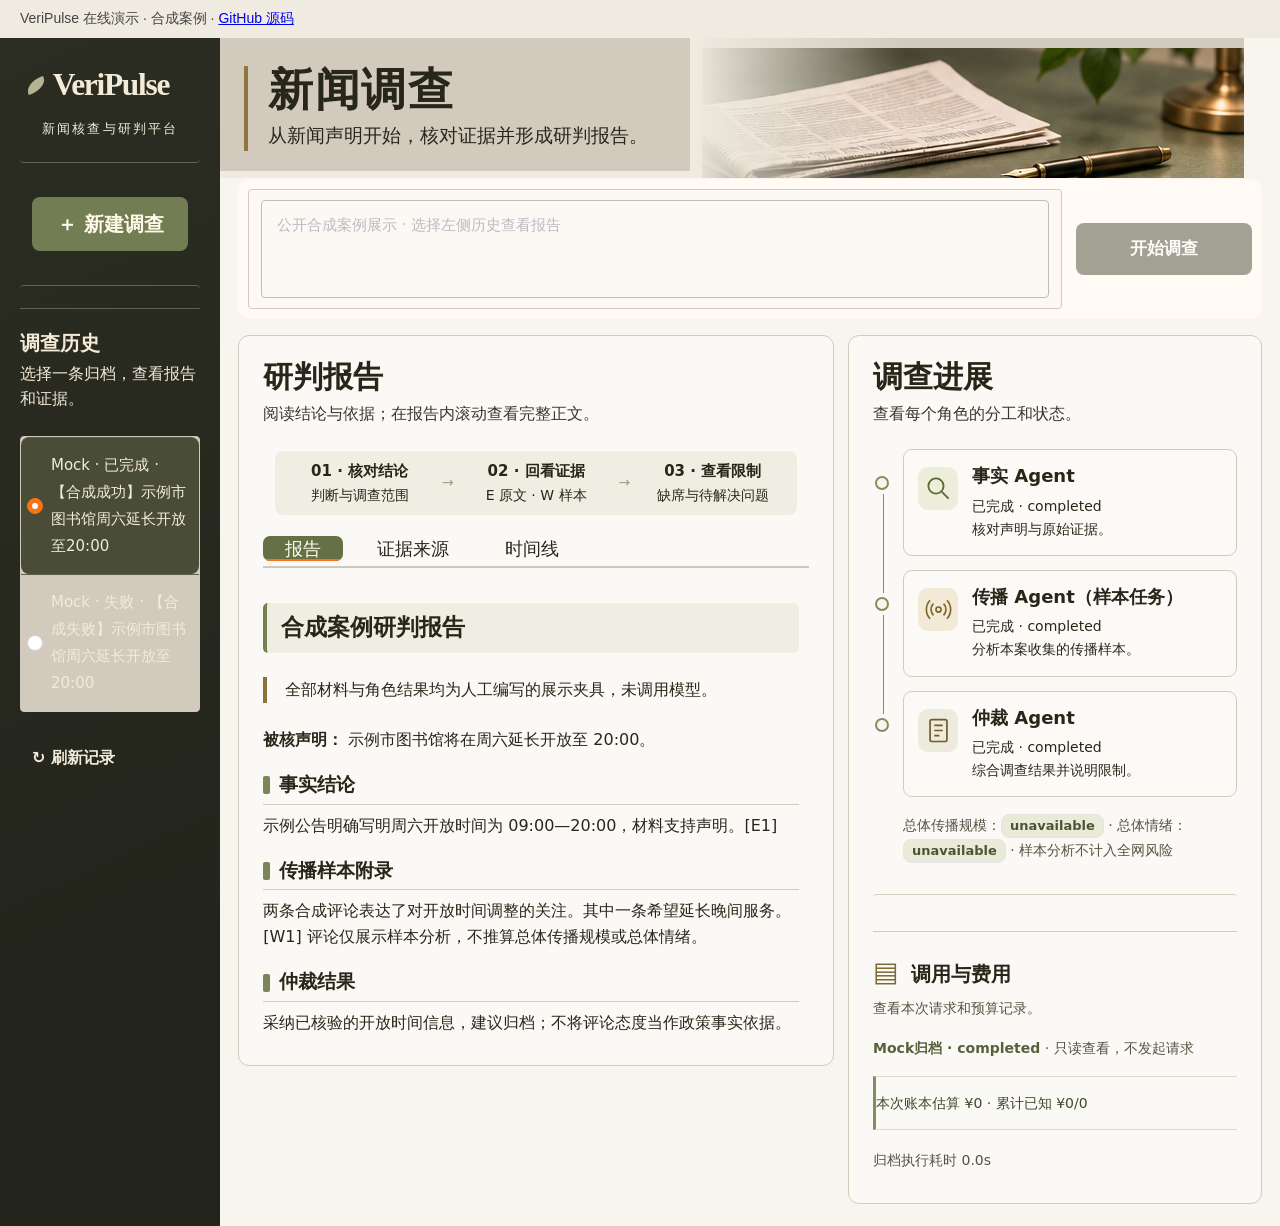
<file: docs/demo/index.html>
<!doctype html><html lang="zh-CN"><head><meta charset="UTF-8"><meta name="viewport" content="width=device-width,initial-scale=1"><title>VeriPulse · 在线演示</title><style>:root { --bg: white; --col: #27272a; --bg-dark: #0f0f11; --col-dark: #f4f4f5; }
body { background: var(--bg); color: var(--col); font-family: Arial, Helvetica, sans-serif; }
@media (prefers-color-scheme: dark) {
  body { background: var(--bg-dark); color: var(--col-dark); }
}
.gradio-container-6-31-0, .gradio-container-6-31-0 *, .gradio-container-6-31-0 ::before, .gradio-container-6-31-0 ::after { box-sizing: border-box; border-style: solid; border-width: 0px; }
.gradio-container-6-31-0 html { text-size-adjust: 100%; line-height: 1.5; font-family: var(--font-sans); tab-size: 2; }
body { line-height: inherit; margin: 0px; }
.gradio-container-6-31-0 hr { height: 0px; color: inherit; border-top-width: 1px; }
.gradio-container-6-31-0 abbr:where([title]) { text-decoration: underline dotted; }
.gradio-container-6-31-0 h1, .gradio-container-6-31-0 h2, .gradio-container-6-31-0 h3, .gradio-container-6-31-0 h4, .gradio-container-6-31-0 h5, .gradio-container-6-31-0 h6 { font-weight: inherit; font-size: inherit; }
.gradio-container-6-31-0 a { color: inherit; text-decoration: inherit; }
.gradio-container-6-31-0 b, .gradio-container-6-31-0 strong { font-weight: bolder; }
.gradio-container-6-31-0 code, .gradio-container-6-31-0 kbd, .gradio-container-6-31-0 samp, .gradio-container-6-31-0 pre { }
.gradio-container-6-31-0 small { font-size: 80%; }
.gradio-container-6-31-0 sub, .gradio-container-6-31-0 sup { vertical-align: baseline; font-size: 75%; line-height: 0; position: relative; }
.gradio-container-6-31-0 sub { bottom: -0.25em; }
.gradio-container-6-31-0 sup { top: -0.5em; }
.gradio-container-6-31-0 table { border-color: inherit; text-indent: 0px; }
.gradio-container-6-31-0 button, .gradio-container-6-31-0 input, .gradio-container-6-31-0 optgroup, .gradio-container-6-31-0 select, .gradio-container-6-31-0 textarea { color: inherit; font-weight: inherit; font-size: 100%; line-height: inherit; margin: 0px; padding: 0px; font-family: inherit; }
.gradio-container-6-31-0 button, .gradio-container-6-31-0 select { text-transform: none; }
.gradio-container-6-31-0 button, .gradio-container-6-31-0 [type="button"], .gradio-container-6-31-0 [type="reset"], .gradio-container-6-31-0 [type="submit"] { appearance: button; background-color: rgba(0, 0, 0, 0); background-image: none; }
.gradio-container-6-31-0 progress { vertical-align: baseline; }
.gradio-container-6-31-0 ::-webkit-inner-spin-button { height: auto; }
.gradio-container-6-31-0 ::-webkit-outer-spin-button { height: auto; }
.gradio-container-6-31-0 [type="search"] { appearance: textfield; outline-offset: -2px; }
.gradio-container-6-31-0 ::-webkit-search-decoration { appearance: none; }
.gradio-container-6-31-0 ::-webkit-file-upload-button { appearance: button; font: inherit; }
.gradio-container-6-31-0 summary { display: list-item; }
.gradio-container-6-31-0 blockquote, .gradio-container-6-31-0 dl, .gradio-container-6-31-0 dd, .gradio-container-6-31-0 h1, .gradio-container-6-31-0 h2, .gradio-container-6-31-0 h3, .gradio-container-6-31-0 h4, .gradio-container-6-31-0 h5, .gradio-container-6-31-0 h6, .gradio-container-6-31-0 hr, .gradio-container-6-31-0 figure, .gradio-container-6-31-0 p, .gradio-container-6-31-0 pre { margin: 0px; }
.gradio-container-6-31-0 fieldset { margin: 0px; padding: 0px; }
.gradio-container-6-31-0 legend { padding: 0px; }
.gradio-container-6-31-0 ol, .gradio-container-6-31-0 ul, .gradio-container-6-31-0 menu { margin: 0px; padding: 0px; }
.gradio-container-6-31-0 textarea { resize: vertical; }
.gradio-container-6-31-0 input::placeholder, .gradio-container-6-31-0 textarea::placeholder { opacity: 1; color: --color-var(--color-grey-400); }
.gradio-container-6-31-0 button, .gradio-container-6-31-0 [role="button"] { cursor: pointer; }
.gradio-container-6-31-0 :disabled { cursor: default; }
.gradio-container-6-31-0 img, .gradio-container-6-31-0 svg, .gradio-container-6-31-0 video, .gradio-container-6-31-0 canvas, .gradio-container-6-31-0 audio, .gradio-container-6-31-0 iframe, .gradio-container-6-31-0 embed, .gradio-container-6-31-0 object { vertical-align: middle; display: block; }
.gradio-container-6-31-0 img, .gradio-container-6-31-0 video { max-width: 100%; height: auto; margin: 0px; }
.gradio-container-6-31-0 [hidden] { display: none; }
.gradio-container-6-31-0 [type="text"], .gradio-container-6-31-0 [type="email"], .gradio-container-6-31-0 [type="url"], .gradio-container-6-31-0 [type="password"], .gradio-container-6-31-0 [type="number"], .gradio-container-6-31-0 [type="date"], .gradio-container-6-31-0 [type="datetime-local"], .gradio-container-6-31-0 [type="month"], .gradio-container-6-31-0 [type="search"], .gradio-container-6-31-0 [type="tel"], .gradio-container-6-31-0 [type="time"], .gradio-container-6-31-0 [type="week"], .gradio-container-6-31-0 [multiple], .gradio-container-6-31-0 textarea, .gradio-container-6-31-0 select { --tw-shadow: 0 0 #0000; appearance: none; background-color: rgb(255, 255, 255); border-width: 1px; border-color: rgb(107, 114, 128); border-radius: 0px; padding: 0.5rem 0.75rem; font-size: 1rem; line-height: 1.5rem; }
.gradio-container-6-31-0 [type="checkbox"], .gradio-container-6-31-0 [type="radio"] { vertical-align: middle; appearance: none; color: rgb(37, 99, 235); user-select: none; background-origin: border-box; border-width: 1px; flex-shrink: 0; width: 1rem; height: 1rem; padding: 0px; display: inline-block; }
.gradio-container-6-31-0 [type="checkbox"]:checked { background-image: url("data:image/svg+xml,%3csvg viewBox='0 0 16 16' fill='white' xmlns='http://www.w3.org/2000/svg'%3e%3cpath d='M12.207 4.793a1 1 0 010 1.414l-5 5a1 1 0 01-1.414 0l-2-2a1 1 0 011.414-1.414L6.5 9.086l4.293-4.293a1 1 0 011.414 0z'/%3e%3c/svg%3e"); }
.gradio-container-6-31-0 [type="radio"]:checked { background-image: url("data:image/svg+xml,%3csvg viewBox='0 0 16 16' fill='white' xmlns='http://www.w3.org/2000/svg'%3e%3ccircle cx='8' cy='8' r='3'/%3e%3c/svg%3e"); }
.gradio-container-6-31-0 select { background-image: url("data:image/svg+xml,%3csvg xmlns='http://www.w3.org/2000/svg' fill='none' viewBox='0 0 20 20'%3e%3cpath stroke='%236b7280' stroke-linecap='round' stroke-linejoin='round' stroke-width='1.5' d='M6 8l4 4 4-4'/%3e%3c/svg%3e"); background-position: right 0.5rem center; background-repeat: no-repeat; background-size: 1.5em 1.5em; padding-right: 2.5rem; }
.gradio-container-6-31-0 [type="checkbox"]:checked, .gradio-container-6-31-0 [type="radio"]:checked { background-position: 50% center; background-repeat: no-repeat; background-size: 100% 100%; }
.gradio-container-6-31-0 [type="checkbox"]:checked:hover, .gradio-container-6-31-0 [type="checkbox"]:checked:focus, .gradio-container-6-31-0 [type="radio"]:checked:hover, .gradio-container-6-31-0 [type="radio"]:checked:focus { border-color: rgba(0, 0, 0, 0); }
.gradio-container-6-31-0 [type="checkbox"]:focus-visible, .gradio-container-6-31-0 [type="checkbox"]:focus-visible, .gradio-container-6-31-0 [type="radio"]:focus-visible, .gradio-container-6-31-0 [type="radio"]:focus-visible { outline: none; }
.gradio-container-6-31-0 gradio-lite { display: flex; }
.gradio-container-6-31-0 gradio-lite:not(:defined) { display: none; }
.gradio-container-6-31-0 .scroll-hide { scrollbar-width: none; }
.gradio-container-6-31-0 .sr-only { clip: rect(0px, 0px, 0px, 0px); white-space: nowrap; border-width: 0px; width: 1px; height: 1px; margin: -1px; padding: 0px; position: absolute; overflow: hidden; }
.gradio-container-6-31-0 .scroll-hide::-webkit-scrollbar { display: none; }
.gradio-container-6-31-0 { text-size-adjust: 100%; line-height: 1.5; font-family: var(--font); tab-size: 4; }
.gradio-container-6-31-0 .cropper-container { touch-action: none; user-select: none; direction: ltr; font-size: 0px; line-height: 0; position: relative; }
.gradio-container-6-31-0 .cropper-container img { width: 100%; height: 100%; display: block; min-width: 0px !important; max-width: none !important; min-height: 0px !important; max-height: none !important; }
.gradio-container-6-31-0 .cropper-wrap-box, .gradio-container-6-31-0 .cropper-canvas, .gradio-container-6-31-0 .cropper-drag-box, .gradio-container-6-31-0 .cropper-crop-box, .gradio-container-6-31-0 .cropper-modal { position: absolute; inset: 0px; }
.gradio-container-6-31-0 .cropper-wrap-box, .gradio-container-6-31-0 .cropper-canvas { overflow: hidden; }
.gradio-container-6-31-0 .cropper-drag-box { opacity: 0; background-color: rgb(255, 255, 255); }
.gradio-container-6-31-0 .cropper-modal { opacity: 0.5; background-color: rgb(0, 0, 0); }
.gradio-container-6-31-0 .cropper-view-box { outline: rgba(51, 153, 255, 0.75) solid 1px; width: 100%; height: 100%; display: block; overflow: hidden; }
.gradio-container-6-31-0 .cropper-dashed { opacity: 0.5; border: 0px dashed rgb(238, 238, 238); display: block; position: absolute; }
.gradio-container-6-31-0 .cropper-dashed.dashed-h { border-top-width: 1px; border-bottom-width: 1px; width: 100%; height: 33.3333%; top: 33.3333%; left: 0px; }
.gradio-container-6-31-0 .cropper-dashed.dashed-v { border-left-width: 1px; border-right-width: 1px; width: 33.3333%; height: 100%; top: 0px; left: 33.3333%; }
.gradio-container-6-31-0 .cropper-center { opacity: 0.75; width: 0px; height: 0px; display: block; position: absolute; top: 50%; left: 50%; }
.gradio-container-6-31-0 .cropper-center::before, .gradio-container-6-31-0 .cropper-center::after { content: " "; background-color: rgb(238, 238, 238); display: block; position: absolute; }
.gradio-container-6-31-0 .cropper-center::before { width: 7px; height: 1px; top: 0px; left: -3px; }
.gradio-container-6-31-0 .cropper-center::after { width: 1px; height: 7px; top: -3px; left: 0px; }
.gradio-container-6-31-0 .cropper-face, .gradio-container-6-31-0 .cropper-line, .gradio-container-6-31-0 .cropper-point { opacity: 0.1; width: 100%; height: 100%; display: block; position: absolute; }
.gradio-container-6-31-0 .cropper-face { background-color: rgb(255, 255, 255); top: 0px; left: 0px; }
.gradio-container-6-31-0 .cropper-line { background-color: rgb(51, 153, 255); }
.gradio-container-6-31-0 .cropper-line.line-e { cursor: ew-resize; width: 5px; top: 0px; right: -3px; }
.gradio-container-6-31-0 .cropper-line.line-n { cursor: ns-resize; height: 5px; top: -3px; left: 0px; }
.gradio-container-6-31-0 .cropper-line.line-w { cursor: ew-resize; width: 5px; top: 0px; left: -3px; }
.gradio-container-6-31-0 .cropper-line.line-s { cursor: ns-resize; height: 5px; bottom: -3px; left: 0px; }
.gradio-container-6-31-0 .cropper-point { opacity: 0.75; background-color: rgb(51, 153, 255); width: 5px; height: 5px; }
.gradio-container-6-31-0 .cropper-point.point-e { cursor: ew-resize; margin-top: -3px; top: 50%; right: -3px; }
.gradio-container-6-31-0 .cropper-point.point-n { cursor: ns-resize; margin-left: -3px; top: -3px; left: 50%; }
.gradio-container-6-31-0 .cropper-point.point-w { cursor: ew-resize; margin-top: -3px; top: 50%; left: -3px; }
.gradio-container-6-31-0 .cropper-point.point-s { cursor: s-resize; margin-left: -3px; bottom: -3px; left: 50%; }
.gradio-container-6-31-0 .cropper-point.point-ne { cursor: nesw-resize; top: -3px; right: -3px; }
.gradio-container-6-31-0 .cropper-point.point-nw { cursor: nwse-resize; top: -3px; left: -3px; }
.gradio-container-6-31-0 .cropper-point.point-sw { cursor: nesw-resize; bottom: -3px; left: -3px; }
.gradio-container-6-31-0 .cropper-point.point-se { opacity: 1; cursor: nwse-resize; width: 20px; height: 20px; bottom: -3px; right: -3px; }
@media (width >= 768px) {
  .gradio-container-6-31-0 .cropper-point.point-se { width: 15px; height: 15px; }
}
@media (width >= 992px) {
  .gradio-container-6-31-0 .cropper-point.point-se { width: 10px; height: 10px; }
}
@media (width >= 1200px) {
  .gradio-container-6-31-0 .cropper-point.point-se { opacity: 0.75; width: 5px; height: 5px; }
}
.gradio-container-6-31-0 .cropper-point.point-se::before { opacity: 0; content: " "; background-color: rgb(51, 153, 255); width: 200%; height: 200%; display: block; position: absolute; bottom: -50%; right: -50%; }
.gradio-container-6-31-0 .cropper-invisible { opacity: 0; }
.gradio-container-6-31-0 .cropper-bg { background-image: url("[data-uri]"); }
.gradio-container-6-31-0 .cropper-hide { width: 0px; height: 0px; display: block; position: absolute; }
.gradio-container-6-31-0 .cropper-hidden { display: none !important; }
.gradio-container-6-31-0 .cropper-move { cursor: move; }
.gradio-container-6-31-0 .cropper-crop { cursor: crosshair; }
.gradio-container-6-31-0 .cropper-disabled .cropper-drag-box, .gradio-container-6-31-0 .cropper-disabled .cropper-face, .gradio-container-6-31-0 .cropper-disabled .cropper-line, .gradio-container-6-31-0 .cropper-disabled .cropper-point { cursor: not-allowed; }
:root { --scale-0: 1rem; --scale-1: 1.125rem; --scale-2: 1.25rem; --scale-3: 1.5rem; --scale-4: 1.875rem; --scale-5: 2.25rem; --scale-6: 3rem; --scale-7: 3.75rem; --scale-8: 4.5rem; --scale-9: 6rem; --scale-10: 8rem; --scale-000: .75rem; --scale-00: .875rem; --scale-fluid-0: clamp(.875rem, .8rem + .25vw, 1rem); --scale-fluid-1: clamp(1rem, .925rem + .25vw, 1.125rem); --scale-fluid-2: clamp(1.125rem, 1.05rem + .25vw, 1.25rem); --scale-fluid-3: clamp(1.25rem, 1.1rem + .5vw, 1.5rem); --scale-fluid-4: clamp(1.5rem, 1.275rem + .75vw, 1.875rem); --scale-fluid-5: clamp(1.875rem, 1.65rem + .75vw, 2.25rem); --scale-fluid-6: clamp(2.25rem, 1.8rem + 1.5vw, 3rem); --scale-fluid-7: clamp(3rem, 2.55rem + 1.5vw, 3.75rem); --scale-fluid-8: clamp(3.75rem, 3.3rem + 1.5vw, 4.5rem); --scale-fluid-9: clamp(4.5rem, 3.6rem + 3vw, 6rem); --scale-fluid-10: clamp(6rem, 4.8rem + 4vw, 8rem); --scale-fluid-000: clamp(.625rem, .55rem + .25vw, .75rem); --scale-fluid-00: clamp(.75rem, .675rem + .25vw, .875rem); --font-sans: IBM Plex Sans, ui-sans-serif, system-ui, -apple-system, BlinkMacSystemFont, "Segoe UI", Roboto, "Helvetica Neue", Arial, "Noto Sans", sans-serif, "Apple Color Emoji", "Segoe UI Emoji", "Segoe UI Symbol", "Noto Color Emoji"; --font-serif: ui-serif, Georgia, Cambria, "Times New Roman", Times, serif; --font-mono: IBM Plex Mono, ui-monospace, SFMono-Regular, Menlo, Monaco, Consolas, "Liberation Mono", "Courier New", monospace; --weight-light: 300; --weight-regular: 400; --weight-medium: 500; --weight-semibold: 600; --weight-bold: 700; --weight-extrabold: 800; --weight-black: 900; --line-none: 1; --line-xs: 1.125; --line-sm: 1.4; --line-md: 1.5; --line-lg: 1.625; --line-xl: 2; --letter-xs: -.05em; --letter-sm: -.025em; --letter-none: 0em; --letter-lg: .025em; --letter-xl: .05em; --prose-xs: 45ch; --prose-sm: 55ch; --prose-md: 65ch; --prose-lg: 75ch; --prose-xl: 85ch; --size-1: 4px; --size-2: 8px; --size-3: 12px; --size-4: 16px; --size-5: 20px; --size-6: 24px; --size-7: 28px; --size-8: 32px; --size-9: 36px; --size-10: 40px; --size-11: 44px; --size-12: 48px; --size-14: 56px; --size-16: 64px; --size-20: 80px; --size-24: 96px; --size-28: 112px; --size-32: 128px; --size-36: 144px; --size-40: 160px; --size-44: 176px; --size-48: 192px; --size-52: 208px; --size-56: 224px; --size-60: 240px; --size-64: 256px; --size-72: 288px; --size-80: 320px; --size-96: 384px; --size-px: 1px; --size-full: 100%; --size-screen: 100vw; --size-min: min-content; --size-max: max-content; --size-0-5: 2px; --size-1-5: 6px; --size-2-5: 10px; --size-screen-h: 100vh; --width-xs: 480px; --width-sm: 640px; --width-md: 768px; --width-lg: 1024px; --width-xl: 1280px; --ratio-square: 1/1; --ratio-portrait: 3/4; --ratio-landscape: 4/3; --ratio-tall: 2/3; --ratio-wide: 3/2; --ratio-widescreen: 16/9; --ratio-golden: 1.618/1; --radius-100: 100%; --radius-xs: 2px; --radius-sm: 4px; --radius-md: 6px; --radius-lg: 8px; --radius-xl: 12px; --radius-full: 9999px; --radius-2xl: 16px; --radius-3xl: 22px; --blur-xs: blur(4px); --blur-sm: blur(8px); --blur-md: blur(16px); --blur-lg: blur(24px); --blur-xl: blur(40px); --layer-1: 10; --layer-2: 20; --layer-3: 30; --layer-4: 40; --layer-5: 50; --layer-below: -1; --layer-top: 2147480000; --shadow-xs: 0 1px 3px 0 #0000001a, 0 1px 2px 0 #0000000f; --shadow-sm: 0 4px 6px -2px #0000001a, 0 2px 4px -2px #0000000f; --shadow-md: 0 12px 16px -4px #0000001a, 0 4px 6px -2px #0000000d; --shadow-lg: 0 20px 24px -4px #0000001a, 0 8px 8px -4px #0000000a; --shadow-xl: 0 24px 48px -12px #00000040; --ease-in-sine: cubic-bezier(.47, 0, .745, .715); --ease-out-sine: cubic-bezier(.39, .575, .565, 1); --ease-in-out-sine: cubic-bezier(.445, .05, .55, .95); --ease-in-quad: cubic-bezier(.55, .085, .68, .53); --ease-out-quad: cubic-bezier(.25, .46, .45, .94); --ease-in-out-quad: cubic-bezier(.455, .03, .515, .955); --ease-in-cubic: cubic-bezier(.55, .055, .675, .19); --ease-out-cubic: cubic-bezier(.215, .61, .355, 1); --ease-in-out-cubic: cubic-bezier(.645, .045, .355, 1); --ease-in-quart: cubic-bezier(.895, .03, .685, .22); --ease-out-quart: cubic-bezier(.165, .84, .44, 1); --ease-in-out-quart: cubic-bezier(.77, 0, .175, 1); --ease-in-quint: cubic-bezier(.755, .05, .855, .06); --ease-out-quint: cubic-bezier(.23, 1, .32, 1); --ease-in-out-quint: cubic-bezier(.86, 0, .07, 1); --ease-in-expo: cubic-bezier(.95, .05, .795, .035); --ease-out-expo: cubic-bezier(.19, 1, .22, 1); --ease-in-out-expo: cubic-bezier(1, 0, 0, 1); --ease-in-circ: cubic-bezier(.6, .04, .98, .335); --ease-out-circ: cubic-bezier(.075, .82, .165, 1); --ease-in-out-circ: cubic-bezier(.785, .135, .15, .86); --ease-in-back: cubic-bezier(.6, -.28, .735, .045); --ease-out-back: cubic-bezier(.175, .885, .32, 1.275); --ease-in-out-back: cubic-bezier(.68, -.55, .265, 1.55); --color-black: #000; --color-white: #fff; --color-grey-50: #f9fafb; --color-grey-100: #f3f4f6; --color-grey-200: #e5e7eb; --color-grey-300: #d1d5db; --color-grey-400: #9ca3af; --color-grey-500: #6b7280; --color-grey-600: #4b5563; --color-grey-700: #374151; --color-grey-800: #1f2937; --color-grey-900: #111827; --color-grey-950: #0b0f19; --color-grey: #6b7280; --color-slate-50: #f8fafc; --color-slate-100: #f1f5f9; --color-slate-200: #e2e8f0; --color-slate-300: #cbd5e1; --color-slate-400: #94a3b8; --color-slate-500: #64748b; --color-slate-600: #475569; --color-slate-700: #334155; --color-slate-800: #1e293b; --color-slate-900: #0f172a; --color-slate-950: #020617; --color-slate: var(--color-slate-500); --color-zinc-50: #fafafa; --color-zinc-100: #f4f4f5; --color-zinc-200: #e4e4e7; --color-zinc-300: #d4d4d8; --color-zinc-400: #a1a1aa; --color-zinc-500: #71717a; --color-zinc-600: #52525b; --color-zinc-700: #3f3f46; --color-zinc-800: #27272a; --color-zinc-900: #18181b; --color-zinc-950: #09090b; --color-zinc: var(--color-zinc-500); --color-stone-50: #fafaf9; --color-stone-100: #f5f5f4; --color-stone-200: #e7e5e4; --color-stone-300: #d6d3d1; --color-stone-400: #a8a29e; --color-stone-500: #78716c; --color-stone-600: #57534e; --color-stone-700: #44403c; --color-stone-800: #292524; --color-stone-900: #1c1917; --color-stone-950: #0c0a09; --color-stone: var(--color-stone-500); --color-red-50: #fef2f2; --color-red-100: #fee2e2; --color-red-200: #fecaca; --color-red-300: #fca5a5; --color-red-400: #f87171; --color-red-500: #ef4444; --color-red-600: #dc2626; --color-red-700: #b91c1c; --color-red-800: #991b1b; --color-red-900: #7f1d1d; --color-red-950: #63171a; --color-red: #ef4444; --color-orange-50: #fff2e5; --color-orange-100: #ffe5cc; --color-orange-200: #ffd8b4; --color-orange-300: #ffb066; --color-orange-400: #ff9633; --color-orange-500: #ff7c00; --color-orange-600: #ee7400; --color-orange-700: #ce6400; --color-orange-800: #a45000; --color-orange-900: #5c2d00; --color-orange-950: #3c1f00; --color-orange: #f97316; --color-amber-50: #fffbeb; --color-amber-100: #fef3c7; --color-amber-200: #fde68a; --color-amber-300: #fcd34d; --color-amber-400: #fbbf24; --color-amber-500: #f59e0b; --color-amber-600: #d97706; --color-amber-700: #b45309; --color-amber-800: #92400e; --color-amber-900: #78350f; --color-amber-950: #451a03; --color-amber: var(--color-amber-500); --color-yellow-50: #fffbeb; --color-yellow-100: #fff9c2; --color-yellow-200: #fef08a; --color-yellow-300: #fde047; --color-yellow-400: #facc15; --color-yellow-500: #eab308; --color-yellow-600: #ca8a04; --color-yellow-700: #a16207; --color-yellow-800: #854d0e; --color-yellow-900: #713f12; --color-yellow-950: #633112; --color-yellow: #eab308; --color-lime-50: #f7fee7; --color-lime-100: #ecfccb; --color-lime-200: #d9f99d; --color-lime-300: #bef264; --color-lime-400: #a3e635; --color-lime-500: #84cc16; --color-lime-600: #65a30d; --color-lime-700: #4d7c0f; --color-lime-800: #3f6212; --color-lime-900: #365314; --color-lime-950: #1a2e05; --color-lime: var(--color-lime-500); --color-green-50: #ecfdf5; --color-green-100: #d1fae5; --color-green-200: #bbf7d0; --color-green-300: #86efac; --color-green-400: #4ade80; --color-green-500: #22c55e; --color-green-600: #16a34a; --color-green-700: #15803d; --color-green-800: #166534; --color-green-900: #14532d; --color-green-950: #134227; --color-green: #22c55e; --color-teal-50: #f0fdfa; --color-teal-100: #ccfbf1; --color-teal-200: #99f6e4; --color-teal-300: #5eead4; --color-teal-400: #2dd4bf; --color-teal-500: #14b8a6; --color-teal-600: #0d9488; --color-teal-700: #0f766e; --color-teal-800: #115e59; --color-teal-900: #134e4a; --color-teal-950: #042f2e; --color-teal: var(--color-teal-500); --color-cyan-50: #ecfeff; --color-cyan-100: #cffafe; --color-cyan-200: #a5f3fc; --color-cyan-300: #67e8f9; --color-cyan-400: #22d3ee; --color-cyan-500: #06b6d4; --color-cyan-600: #0891b2; --color-cyan-700: #0e7490; --color-cyan-800: #155e75; --color-cyan-900: #164e63; --color-cyan-950: #083344; --color-cyan: var(--color-cyan-500); --color-sky-50: #f0f9ff; --color-sky-100: #e0f2fe; --color-sky-200: #bae6fd; --color-sky-300: #7dd3fc; --color-sky-400: #38bdf8; --color-sky-500: #0ea5e9; --color-sky-600: #0284c7; --color-sky-700: #0369a1; --color-sky-800: #075985; --color-sky-900: #0c4a6e; --color-sky-950: #082f49; --color-sky: var(--color-sky-500); --color-blue-50: #eff6ff; --color-blue-100: #dbeafe; --color-blue-200: #bfdbfe; --color-blue-300: #93c5fd; --color-blue-400: #60a5fa; --color-blue-500: #0ea5e9; --color-blue-600: #2563eb; --color-blue-700: #1d4ed8; --color-blue-800: #1e40af; --color-blue-900: #1e3a8a; --color-blue-950: #1c366b; --color-blue: #0ea5e9; --color-indigo-50: #eef2ff; --color-indigo-100: #e0e7ff; --color-indigo-200: #c7d2fe; --color-indigo-300: #a5b4fc; --color-indigo-400: #818cf8; --color-indigo-500: #6366f1; --color-indigo-600: #4f46e5; --color-indigo-700: #4338ca; --color-indigo-800: #3730a3; --color-indigo-900: #312e81; --color-indigo-950: #1e1b4b; --color-indigo: var(--color-indigo-500); --color-violet-50: #f5f3ff; --color-violet-100: #ede9fe; --color-violet-200: #ddd6fe; --color-violet-300: #c4b5fd; --color-violet-400: #a78bfa; --color-violet-500: #8b5cf6; --color-violet-600: #7c3aed; --color-violet-700: #6d28d9; --color-violet-800: #5b21b6; --color-violet-900: #4c1d95; --color-violet-950: #2e1065; --color-violet: var(--color-violet-500); --color-purple-50: #faf5ff; --color-purple-100: #f3e8ff; --color-purple-200: #e9d5ff; --color-purple-300: #d8b4fe; --color-purple-400: #c084fc; --color-purple-500: #a855f7; --color-purple-600: #9333ea; --color-purple-700: #7e22ce; --color-purple-800: #6b21a8; --color-purple-900: #581c87; --color-purple-950: #3b0764; --color-purple: var(--color-purple-500); --color-fuchsia-50: #fdf4ff; --color-fuchsia-100: #fae8ff; --color-fuchsia-200: #f5d0fe; --color-fuchsia-300: #f0abfc; --color-fuchsia-400: #e879f9; --color-fuchsia-500: #d946ef; --color-fuchsia-600: #c026d3; --color-fuchsia-700: #a21caf; --color-fuchsia-800: #86198f; --color-fuchsia-900: #701a75; --color-fuchsia-950: #4a044e; --color-fuchsia: var(--color-fuchsia-500); --color-pink-50: #fdf2f8; --color-pink-100: #fce7f3; --color-pink-200: #fbcfe8; --color-pink-300: #f9a8d4; --color-pink-400: #f472b6; --color-pink-500: #ec4899; --color-pink-600: #db2777; --color-pink-700: #be185d; --color-pink-800: #9d174d; --color-pink-900: #831843; --color-pink-950: #500724; --color-pink: var(--color-pink-500); --color-rose-50: #fff1f2; --color-rose-100: #ffe4e6; --color-rose-200: #fecdd3; --color-rose-300: #fda4af; --color-rose-400: #fb7185; --color-rose-500: #f43f5e; --color-rose-600: #e11d48; --color-rose-700: #be123c; --color-rose-800: #9f1239; --color-rose-900: #881337; --color-rose-950: #4c0519; --color-rose: var(--color-rose-500); --color-blue-10: #fafcff; --color-grey-10: #fdfdfe; --color-red-10: #fffbfb; --color-green-10: #f9fefc; --color-orange-10: #fffbf6; --color-yellow-10: #fffef8; --grid-2: repeat(2, minmax(0, 1fr)); --grid-3: repeat(3, minmax(0, 1fr)); --grid-4: repeat(4, minmax(0, 1fr)); --grid-5: repeat(5, minmax(0, 1fr)); --grid-6: repeat(6, minmax(0, 1fr)); --grid-7: repeat(7, minmax(0, 1fr)); --grid-8: repeat(8, minmax(0, 1fr)); --grid-9: repeat(9, minmax(0, 1fr)); --grid-10: repeat(10, minmax(0, 1fr)); --grid-11: repeat(11, minmax(0, 1fr)); --grid-12: repeat(12, minmax(0, 1fr)); --grid-page-width: var(--width-xl); --grid-page-gutter: 5vw; --grid-page-main: 2 / 3; --grid-page: minmax(var(--grid-page-gutter), 1fr) minmax(0, var(--grid-page-width)) minmax(var(--grid-page-gutter), 1fr); }
.gradio-container-6-31-0 .prose { font-weight: var(--prose-text-weight); font-size: var(--text-md); }
.gradio-container-6-31-0 .prose * { color: var(--body-text-color); }
.gradio-container-6-31-0 .prose p { margin-bottom: var(--spacing-sm); line-height: var(--line-lg); }
.gradio-container-6-31-0 .prose h1, .gradio-container-6-31-0 .prose h2, .gradio-container-6-31-0 .prose h3, .gradio-container-6-31-0 .prose h4, .gradio-container-6-31-0 .prose h5 { margin: var(--spacing-xxl) 0 var(--spacing-lg); font-weight: var(--prose-header-text-weight); color: var(--body-text-color); line-height: 1.3; }
.gradio-container-6-31-0 .prose > :first-child { margin-top: 0px; }
.gradio-container-6-31-0 .prose h1 { font-size: var(--text-xxl); }
.gradio-container-6-31-0 .prose h2 { font-size: var(--text-xl); }
.gradio-container-6-31-0 .prose h3 { font-size: var(--text-lg); }
.gradio-container-6-31-0 .prose h4 { font-size: 1.1em; }
.gradio-container-6-31-0 .prose h5 { font-size: 1.05em; }
.gradio-container-6-31-0 .prose ul { list-style: circle; }
.gradio-container-6-31-0 .prose ol { list-style: decimal; }
.gradio-container-6-31-0 .prose ul > p, .gradio-container-6-31-0 .prose li > p { display: inline; }
.gradio-container-6-31-0 .prose ol, .gradio-container-6-31-0 .prose ul { margin-top: 0px; padding-inline-start: 1.5em; }
.gradio-container-6-31-0 .prose ul ul, .gradio-container-6-31-0 .prose ul ol, .gradio-container-6-31-0 .prose ol ol, .gradio-container-6-31-0 .prose ol ul { margin: 0.5em 0px; padding-inline-start: 2em; font-size: 90%; }
.gradio-container-6-31-0 .prose li { margin-bottom: 0.5em; }
.gradio-container-6-31-0 .prose th, .gradio-container-6-31-0 .prose td { padding: var(--text-xs) var(--text-md); text-align: left; border-bottom: 1px solid rgb(225, 225, 225); }
.gradio-container-6-31-0 .prose button, .gradio-container-6-31-0 .prose .button, .gradio-container-6-31-0 .prose input, .gradio-container-6-31-0 .prose textarea, .gradio-container-6-31-0 .prose select, .gradio-container-6-31-0 .prose fieldset { margin-bottom: var(--spacing-sm); }
.gradio-container-6-31-0 .prose pre, .gradio-container-6-31-0 .prose blockquote, .gradio-container-6-31-0 .prose dl, .gradio-container-6-31-0 .prose figure, .gradio-container-6-31-0 .prose table, .gradio-container-6-31-0 .prose p, .gradio-container-6-31-0 .prose ul, .gradio-container-6-31-0 .prose ol, .gradio-container-6-31-0 .prose form { margin-bottom: var(--spacing-md); }
.gradio-container-6-31-0 .prose table, .gradio-container-6-31-0 .prose tr, .gradio-container-6-31-0 .prose td, .gradio-container-6-31-0 .prose th { border: 1px solid var(--body-text-color); }
.gradio-container-6-31-0 .prose table { border-collapse: collapse; margin-bottom: var(--spacing-xxl); }
.gradio-container-6-31-0 .prose a { color: var(--link-text-color); text-decoration: underline; }
.gradio-container-6-31-0 .prose a:visited { color: var(--link-text-color-visited); }
.gradio-container-6-31-0 .prose a:hover { color: var(--link-text-color-hover); }
.gradio-container-6-31-0 .prose a:active { color: var(--link-text-color-active); }
.gradio-container-6-31-0 .prose hr { border-width: 1px 0px 0px; border-top-style: solid; border-top-color: rgb(225, 225, 225); margin-top: 3em; margin-bottom: 3.5em; }
.gradio-container-6-31-0 .prose blockquote { border-left: 5px solid var(--border-color-primary); padding-left: var(--size-2); margin: var(--size-6) 0 !important; }
.gradio-container-6-31-0 .prose :last-child { margin-bottom: 0px !important; }
.gradio-container-6-31-0 .gradio-style input[type="text"], .gradio-container-6-31-0 .gradio-style input[type="number"], .gradio-container-6-31-0 .gradio-style textarea { background: var(--input-background-fill); padding: var(--input-padding); color: var(--body-text-color); font-weight: var(--input-text-weight); font-size: var(--input-text-size); line-height: var(--line-sm); border: var(--input-border-width) solid var(--input-border-color); border-radius: var(--input-radius); outline: none !important; }
.gradio-container-6-31-0 .gradio-style input[type="text"]:disabled, .gradio-container-6-31-0 .gradio-style input[type="text"]:disabled, .gradio-container-6-31-0 .gradio-style input[type="number"]:disabled, .gradio-container-6-31-0 .gradio-style input[type="number"]:disabled, .gradio-container-6-31-0 .gradio-style textarea:disabled, .gradio-container-6-31-0 .gradio-style textarea:disabled { opacity: 1; }
.gradio-container-6-31-0 .gradio-style input[type="text"]:focus, .gradio-container-6-31-0 .gradio-style input[type="text"]:focus, .gradio-container-6-31-0 .gradio-style input[type="number"]:focus, .gradio-container-6-31-0 .gradio-style input[type="number"]:focus, .gradio-container-6-31-0 .gradio-style textarea:focus, .gradio-container-6-31-0 .gradio-style textarea:focus { box-shadow: var(--input-shadow-focus); border-color: var(--input-border-color-focus); background: var(--input-background-fill-focus); }
.gradio-container-6-31-0 .gradio-style input[type="text"]::placeholder, .gradio-container-6-31-0 .gradio-style input[type="text"]::placeholder, .gradio-container-6-31-0 .gradio-style input[type="number"]::placeholder, .gradio-container-6-31-0 .gradio-style input[type="number"]::placeholder, .gradio-container-6-31-0 .gradio-style textarea::placeholder, .gradio-container-6-31-0 .gradio-style textarea::placeholder { color: var(--input-placeholder-color); }
.gradio-container-6-31-0 .gradio-style button, .gradio-container-6-31-0 .gradio-style a { transition: var(--button-transition); padding: var(--size-0-5) var(--size-2); text-align: center; }
.gradio-container-6-31-0 .gradio-style button:hover { transform: var(--button-transform-hover); }
.gradio-container-6-31-0 .gradio-style button:active, .gradio-container-6-31-0 .gradio-style a:active { transform: var(--button-transform-active); }
.gradio-container-6-31-0 .gradio-style button[disabled], .gradio-container-6-31-0 .gradio-style a.disabled { opacity: 0.5; filter: grayscale(30%); cursor: not-allowed; transform: none; }
.gradio-container-6-31-0 .gradio-style button { border: var(--button-border-width) solid var(--button-secondary-border-color); background: var(--button-secondary-background-fill); color: var(--button-secondary-text-color); box-shadow: var(--button-secondary-shadow); border-radius: var(--button-large-radius); padding: var(--button-large-padding); font-weight: var(--button-large-text-weight); font-size: var(--button-large-text-size); }
.gradio-container-6-31-0 .gradio-style button:hover, .gradio-container-6-31-0 .gradio-style button[disabled] { background: var(--button-secondary-background-fill-hover); color: var(--button-secondary-text-color-hover); }
.gradio-container-6-31-0 .gradio-style button:hover { border-color: var(--button-secondary-border-color-hover); box-shadow: var(--button-secondary-shadow-hover); }
.gradio-container-6-31-0 .gradio-style button:active { box-shadow: var(--button-secondary-shadow-active); }
.gradio-container-6-31-0 .gradio-style button[disabled] { border-color: var(--button-secondary-border-color); }
.gradio-container-6-31-0 .gradio-style input[type="checkbox"] { --ring-color: transparent; box-shadow: var(--checkbox-shadow); border: 1px solid var(--checkbox-border-color); border-radius: var(--checkbox-border-radius); background-color: var(--checkbox-background-color); line-height: var(--line-sm); position: relative; }
.gradio-container-6-31-0 .gradio-style input[type="checkbox"]:checked, .gradio-container-6-31-0 .gradio-style input[type="checkbox"]:checked:hover, .gradio-container-6-31-0 .gradio-style input[type="checkbox"]:checked:focus, .gradio-container-6-31-0 .gradio-style input[type="checkbox"]:checked:focus { background-image: var(--checkbox-check); background-color: var(--checkbox-background-color-selected); border-color: var(--checkbox-border-color-focus); }
.gradio-container-6-31-0 .gradio-style input[type="checkbox"]:hover { border-color: var(--checkbox-border-color-hover); background-color: var(--checkbox-background-color-hover); }
.gradio-container-6-31-0 .gradio-style input[type="checkbox"]:focus { border-color: var(--checkbox-border-color-focus); background-color: var(--checkbox-background-color-focus); }
.gradio-container-6-31-0 .gradio-style input[type="checkbox"]:indeterminate { background-image: none; background-color: var(--checkbox-background-color-selected); border-color: var(--checkbox-border-color-focus); position: relative; }
.gradio-container-6-31-0 .gradio-style input[type="checkbox"]:indeterminate::after { content: ""; background-color: rgb(255, 255, 255); width: 8px; height: 2px; position: absolute; top: 50%; left: 50%; transform: translate(-50%, -50%); }
.gradio-container-6-31-0 .gradio-style input[type="checkbox"]:indeterminate:hover { background-color: var(--checkbox-background-color-selected); border-color: var(--checkbox-border-color-hover); }
.gradio-container-6-31-0 .gradio-style input[type="checkbox"]:indeterminate:focus { background-color: var(--checkbox-background-color-selected); border-color: var(--checkbox-border-color-focus); }
.gradio-container-6-31-0 .gradio-style input[type="checkbox"][disabled], .gradio-container-6-31-0 .gradio-style input[type="checkbox"] .disabled { cursor: not-allowed !important; }
.gradio-container-6-31-0 .gradio-style input[type="checkbox"]:hover { cursor: pointer; }
.gradio-container-6-31-0 .gradio-style input[type="radio"] { --ring-color: transparent; box-shadow: var(--checkbox-shadow); border: var(--checkbox-border-width) solid var(--checkbox-border-color); border-radius: var(--radius-full); background-color: var(--checkbox-background-color); line-height: var(--line-sm); position: relative; }
.gradio-container-6-31-0 .gradio-style input[type="radio"]:checked, .gradio-container-6-31-0 .gradio-style input[type="radio"]:checked:hover { border-color: var(--checkbox-border-color-selected); background-image: var(--radio-circle); background-color: var(--checkbox-background-color-selected); }
.gradio-container-6-31-0 .gradio-style input[type="radio"]:checked::after { content: ""; background-color: rgb(255, 255, 255); border-radius: 50%; position: absolute; top: 50%; left: 50%; transform: translate(-50%, -50%); }
.gradio-container-6-31-0 .gradio-style input[type="radio"]:hover { border-color: var(--checkbox-border-color-hover); background-color: var(--checkbox-background-color-hover); }
.gradio-container-6-31-0 .gradio-style input[type="radio"]:focus { border-color: var(--checkbox-border-color-focus); background-color: var(--checkbox-background-color-focus); }
.gradio-container-6-31-0 .gradio-style input[type="radio"]:checked:focus { border-color: var(--checkbox-border-color-focus); background-image: var(--radio-circle); background-color: var(--checkbox-background-color-selected); }
.gradio-container-6-31-0 .gradio-style input[type="radio"] input[disabled], .gradio-container-6-31-0 .gradio-style input[type="radio"] .disabled { cursor: not-allowed; }
.nav-holder.svelte-99kmwu { padding: var(--size-2) 0; border-bottom: solid 1px var(--border-color-primary); }
nav.svelte-99kmwu { gap: var(--size-2); padding: 0 var(--size-8); flex-wrap: wrap; justify-content: flex-end; margin: 0px auto; display: flex; }
nav.svelte-99kmwu a:where(.svelte-99kmwu) { padding: var(--size-1) var(--size-2); border-radius: var(--block-radius); border-width: var(--block-border-width); color: var(--body-text-color-subdued); border-color: rgba(0, 0, 0, 0); }
nav.svelte-99kmwu a.active:where(.svelte-99kmwu) { color: var(--body-text-color); border-color: var(--block-border-color); background-color: var(--block-background-fill); }
.gradio-container-6-31-0 { min-height: 1px; color: var(--body-text-color); flex-direction: column; padding: 0px; display: flex; position: relative; overflow: hidden; }
.embed-container.svelte-99kmwu { margin: var(--size-4) 0px; border: 1px solid var(--button-secondary-border-color); border-radius: var(--embed-radius); }
.with-info.svelte-99kmwu { padding-bottom: var(--size-7); }
.embed-container.svelte-99kmwu > .main:where(.svelte-99kmwu) { padding: var(--size-4); }
.main.svelte-99kmwu { flex-direction: column; flex-grow: 1; display: flex; }
.app.svelte-99kmwu { padding: var(--size-4) var(--size-8); width: 100%; height: 100%; margin: auto; position: relative; }
@media (width >= 640px) {
  .fillable.svelte-99kmwu:not(.fill_width) { max-width: 640px; }
}
@media (width >= 768px) {
  .fillable.svelte-99kmwu:not(.fill_width) { max-width: 768px; }
}
@media (width >= 1024px) {
  .fillable.svelte-99kmwu:not(.fill_width) { max-width: 1024px; }
}
@media (width >= 1280px) {
  .fillable.svelte-99kmwu:not(.fill_width) { max-width: 1280px; }
}
@media (width >= 1536px) {
  .fillable.svelte-99kmwu:not(.fill_width) { max-width: 1536px; }
}
@media (width >= 1920px) {
  .fillable.svelte-99kmwu:not(.fill_width) { max-width: 1920px; }
}
.info.svelte-99kmwu { border-top: 1px solid var(--button-secondary-border-color); padding: var(--size-1) var(--size-5); width: 100%; color: var(--body-text-color-subdued); font-size: var(--text-md); white-space: nowrap; justify-content: flex-start; display: flex; position: absolute; bottom: 0px; }
.info.svelte-99kmwu > span:where(.svelte-99kmwu) { overflow-wrap: break-word; word-break: keep-all; display: block; }
.info.svelte-99kmwu > span:where(.svelte-99kmwu):first-child { min-width: 0px; max-width: max-content; color: var(--body-text-color); text-overflow: ellipsis; white-space: nowrap; margin-right: 4px; overflow: hidden; }
.info.svelte-99kmwu > span:where(.svelte-99kmwu):nth-child(2) { margin-right: 3px; }
.info.svelte-99kmwu > span:where(.svelte-99kmwu):nth-child(2), .info.svelte-99kmwu > span:where(.svelte-99kmwu):nth-child(3) { width: max-content; }
.info.svelte-99kmwu > span:where(.svelte-99kmwu):nth-child(3) { text-align: right; place-self: flex-end; margin-left: auto; }
.info.svelte-99kmwu > span:where(.svelte-99kmwu):first-child { flex-shrink: 9; }
.hidden-title.svelte-99kmwu { left: var(--size-5); opacity: 0; background: var(--button-secondary-background-fill); padding-right: 4px; position: absolute; }
.info.svelte-99kmwu a:where(.svelte-99kmwu) { color: var(--body-text-color); }
.title.svelte-99kmwu { font-size: var(--text-sm); font-family: var(--font-mono); }
.hf.svelte-99kmwu { margin-left: 5px; }
.space-logo.svelte-99kmwu img:where(.svelte-99kmwu) { height: 12px; margin-bottom: 4px; display: inline-block; }
.main.svelte-99kmwu a:where(.svelte-99kmwu):hover { text-decoration: underline; }
.storage-row.svelte-5l6y7i { color: var(--body-text-color-subdued,#71717a); align-items: center; gap: 8px; font-size: 14px; display: flex; }
.storage-picker.svelte-5l6y7i { position: relative; }
.storage-trigger.svelte-5l6y7i { border: 1px solid var(--border-color-primary,#e4e4e7); background: var(--background-fill-secondary,#fafafa); max-width: min(420px, 50vw); color: var(--body-text-color,#27272a); font-style: inherit; font-variant: inherit; font-stretch: inherit; font-size: inherit; line-height: inherit; font-family: inherit; font-optical-sizing: inherit; font-size-adjust: inherit; font-kerning: inherit; font-feature-settings: inherit; font-variation-settings: inherit; font-language-override: inherit; cursor: pointer; border-radius: 999px; align-items: center; gap: 7px; padding: 5px 9px; font-weight: 600; transition: 0.12s; display: inline-flex; box-shadow: rgba(0, 0, 0, 0.05) 0px 1px 2px; }
.storage-trigger.svelte-5l6y7i:hover, .storage-trigger[aria-expanded="true"].svelte-5l6y7i { border-color: var(--color-accent,#f97316); background: var(--background-fill-primary,#fff); }
.storage-trigger.bucket.svelte-5l6y7i .storage-icon:where(.svelte-5l6y7i), .bucket-mark.svelte-5l6y7i { color: var(--color-accent,#f97316); }
.storage-icon.svelte-5l6y7i { color: var(--body-text-color-subdued,#71717a); font-size: 13px; }
.storage-label.svelte-5l6y7i { text-overflow: ellipsis; white-space: nowrap; overflow: hidden; }
.chevron.svelte-5l6y7i { color: var(--body-text-color-subdued,#71717a); margin-top: -2px; }
.storage-detail.svelte-5l6y7i { color: var(--body-text-color-subdued,#71717a); font-size: 13px; }
.storage-menu.svelte-5l6y7i { z-index: 20; box-sizing: border-box; border: 1px solid var(--border-color-primary,#e4e4e7); background: var(--block-background-fill,#fff); border-radius: 14px; width: min(360px, -32px + 100vw); padding: 8px; position: absolute; top: calc(100% + 8px); left: 0px; box-shadow: rgba(0, 0, 0, 0.16) 0px 16px 42px; }
.menu-heading.svelte-5l6y7i { color: var(--body-text-color-subdued,#71717a); letter-spacing: 0.06em; text-transform: uppercase; padding: 7px 10px 6px; font-size: 11px; font-weight: 700; }
.storage-option.svelte-5l6y7i, .connect-option.svelte-5l6y7i { box-sizing: border-box; width: 100%; color: var(--body-text-color,#27272a); font: inherit; text-align: left; cursor: pointer; background: 0px 0px; border: 0px; border-radius: 9px; align-items: center; gap: 10px; padding: 10px; display: flex; }
.storage-option.svelte-5l6y7i:hover, .connect-option.svelte-5l6y7i:hover { background: var(--background-fill-secondary,#fafafa); }
.storage-option.svelte-5l6y7i strong:where(.svelte-5l6y7i), .storage-option.svelte-5l6y7i small:where(.svelte-5l6y7i) { display: block; }
.storage-option.svelte-5l6y7i strong:where(.svelte-5l6y7i) { text-overflow: ellipsis; white-space: nowrap; max-width: 270px; font-size: 13px; overflow: hidden; }
.storage-option.svelte-5l6y7i small:where(.svelte-5l6y7i) { color: var(--body-text-color-subdued,#71717a); margin-top: 2px; font-size: 11px; }
.option-radio.svelte-5l6y7i { box-sizing: border-box; border: 1.5px solid var(--border-color-primary,#d4d4d8); border-radius: 50%; flex: 0 0 auto; width: 16px; height: 16px; }
.storage-option.selected.svelte-5l6y7i .option-radio:where(.svelte-5l6y7i) { border: 5px solid var(--color-accent,#f97316); }
.connect-option.svelte-5l6y7i { border-top: 1px solid var(--border-color-primary,#e4e4e7); color: var(--color-accent,#ea580c); border-radius: 0px 0px 9px 9px; margin-top: 4px; font-size: 13px; font-weight: 600; }
.modal-backdrop.svelte-5l6y7i { z-index: 1000; backdrop-filter: blur(3px); background: rgba(9, 9, 11, 0.52); place-items: center; padding: 20px; display: grid; position: fixed; inset: 0px; }
.connect-modal.svelte-5l6y7i { box-sizing: border-box; border: 1px solid var(--border-color-primary,#e4e4e7); background: var(--block-background-fill,#fff); border-radius: 18px; width: min(100%, 540px); max-height: min(760px, -40px + 100vh); padding: 24px; overflow-y: auto; box-shadow: rgba(0, 0, 0, 0.28) 0px 28px 80px; }
.modal-header.svelte-5l6y7i { justify-content: space-between; align-items: flex-start; gap: 20px; display: flex; }
.modal-eyebrow.svelte-5l6y7i { color: var(--color-accent,#f97316); letter-spacing: 0.09em; text-transform: uppercase; margin-bottom: 4px; font-size: 11px; font-weight: 700; }
.modal-header.svelte-5l6y7i h2:where(.svelte-5l6y7i) { margin: 0px; font-size: 22px; line-height: 1.25; }
.modal-close.svelte-5l6y7i { background: var(--background-fill-secondary,#f4f4f5); width: 32px; height: 32px; color: var(--body-text-color-subdued,#71717a); font-style: inherit; font-variant: inherit; font-weight: inherit; font-stretch: inherit; line-height: inherit; font-family: inherit; font-optical-sizing: inherit; font-size-adjust: inherit; font-kerning: inherit; font-feature-settings: inherit; font-variation-settings: inherit; font-language-override: inherit; cursor: pointer; border: 0px; border-radius: 50%; flex: 0 0 auto; place-items: center; padding: 0px 0px 2px; font-size: 22px; display: grid; }
.modal-close.svelte-5l6y7i:hover { color: var(--body-text-color,#27272a); }
.modal-copy.svelte-5l6y7i { color: var(--body-text-color-subdued,#71717a); margin: 12px 0px 22px; font-size: 14px; line-height: 1.55; }
.modal-loading.svelte-5l6y7i { min-height: 120px; color: var(--body-text-color-subdued,#71717a); justify-content: center; align-items: center; gap: 10px; font-size: 14px; display: flex; }
.spinner.svelte-5l6y7i { border-top-style: ; border-top-width: ; border-right-color: ; border-right-style: ; border-right-width: ; border-bottom-color: ; border-bottom-style: ; border-bottom-width: ; border-left-color: ; border-left-style: ; border-left-width: ; border-image-source: ; border-image-slice: ; border-image-width: ; border-image-outset: ; border-image-repeat: ; border-top-color: var(--color-accent,#f97316); border-radius: 50%; width: 20px; height: 20px; animation: 0.7s linear 0s infinite normal none running svelte-5l6y7i-spin; }
.field-label.svelte-5l6y7i { color: var(--body-text-color,#27272a); margin: 0px 0px 7px; font-size: 12px; font-weight: 700; display: block; }
.bucket-list.svelte-5l6y7i { flex-direction: column; gap: 6px; max-height: 190px; padding-right: 2px; display: flex; overflow-y: auto; }
.bucket-choice.svelte-5l6y7i { border: 1px solid var(--border-color-primary,#e4e4e7); background: var(--background-fill-secondary,#fafafa); color: var(--body-text-color,#27272a); font-style: inherit; font-variant: inherit; font-stretch: inherit; line-height: inherit; font-family: inherit; font-optical-sizing: inherit; font-size-adjust: inherit; font-kerning: inherit; font-feature-settings: inherit; font-variation-settings: inherit; font-language-override: inherit; text-align: left; cursor: pointer; border-radius: 10px; grid-template-columns: auto minmax(0px, 1fr) auto; align-items: center; gap: 10px; padding: 10px 12px; font-size: 13px; font-weight: 600; transition: 0.12s; display: grid; }
.bucket-choice.svelte-5l6y7i:hover { border-color: var(--color-accent,#f97316); background: var(--block-background-fill,#fff); }
.bucket-choice.svelte-5l6y7i span:where(.svelte-5l6y7i):nth-child(2) { text-overflow: ellipsis; white-space: nowrap; overflow: hidden; }
.choice-arrow.svelte-5l6y7i { color: var(--body-text-color-subdued,#71717a); }
.divider.svelte-5l6y7i { color: var(--body-text-color-subdued,#71717a); text-transform: uppercase; align-items: center; gap: 10px; margin: 18px 0px; font-size: 11px; display: flex; }
.divider.svelte-5l6y7i::before, .divider.svelte-5l6y7i::after { background: var(--border-color-primary,#e4e4e7); content: ""; flex: 1 1 0%; height: 1px; }
.bucket-entry.svelte-5l6y7i { gap: 8px; display: flex; }
.bucket-entry.svelte-5l6y7i input:where(.svelte-5l6y7i) { box-sizing: border-box; border: 1px solid var(--border-color-primary,#d4d4d8); background: var(--input-background-fill,#fff); min-width: 0px; height: 40px; color: var(--body-text-color,#27272a); font-style: inherit; font-variant: inherit; font-weight: inherit; font-stretch: inherit; line-height: inherit; font-family: inherit; font-optical-sizing: inherit; font-size-adjust: inherit; font-kerning: inherit; font-feature-settings: inherit; font-variation-settings: inherit; font-language-override: inherit; border-radius: 9px; outline: none; flex: 1 1 0%; padding: 0px 12px; font-size: 13px; }
.bucket-entry.svelte-5l6y7i input:where(.svelte-5l6y7i):focus { border-color: var(--color-accent,#f97316); box-shadow: 0 0 0 3px var(--color-accent-soft,#ffedd5); }
.connect-button.svelte-5l6y7i { border: 1px solid var(--button-primary-border-color,#ea580c); background: var(--button-primary-background-fill,#f97316); min-width: 94px; color: var(--button-primary-text-color,#fff); font-style: inherit; font-variant: inherit; font-stretch: inherit; line-height: inherit; font-family: inherit; font-optical-sizing: inherit; font-size-adjust: inherit; font-kerning: inherit; font-feature-settings: inherit; font-variation-settings: inherit; font-language-override: inherit; cursor: pointer; border-radius: 9px; padding: 0px 15px; font-size: 13px; font-weight: 700; }
.connect-button.svelte-5l6y7i:hover:not(:disabled) { background: var(--button-primary-background-fill-hover,#ea580c); }
.connect-button.svelte-5l6y7i:disabled, .bucket-choice.svelte-5l6y7i:disabled { opacity: 0.5; cursor: not-allowed; }
.field-help.svelte-5l6y7i { color: var(--body-text-color-subdued,#71717a); margin: 7px 0px 0px; font-size: 11px; }
.connect-note.svelte-5l6y7i { border: 1px solid var(--border-color-primary,#e4e4e7); background: var(--background-fill-secondary,#fafafa); color: var(--body-text-color,#27272a); border-radius: 10px; justify-content: space-between; align-items: center; gap: 12px; margin-top: 16px; padding: 11px 12px; font-size: 12px; line-height: 1.4; display: flex; }
.connect-note.failure.svelte-5l6y7i { border-left: 2px solid var(--color-red-500,#ef4444); }
.connect-note.svelte-5l6y7i button:where(.svelte-5l6y7i) { color: inherit; font-style: inherit; font-variant: inherit; font-stretch: inherit; font-size: inherit; line-height: inherit; font-family: inherit; font-optical-sizing: inherit; font-size-adjust: inherit; font-kerning: inherit; font-feature-settings: inherit; font-variation-settings: inherit; font-language-override: inherit; cursor: pointer; background: 0px 0px; border: 1px solid; border-radius: 7px; flex: 0 0 auto; padding: 6px 9px; font-weight: 700; }
@keyframes svelte-5l6y7i-spin { 
  100% { transform: rotate(360deg); }
}
@media (width <= 700px) {
  .storage-row.svelte-5l6y7i { flex-wrap: wrap; align-items: flex-start; }
  .storage-detail.svelte-5l6y7i { width: 100%; }
  .storage-trigger.svelte-5l6y7i { max-width: calc(-160px + 100vw); }
  .modal-backdrop.svelte-5l6y7i { align-items: end; padding: 0px; }
  .connect-modal.svelte-5l6y7i { width: 100%; max-height: 88vh; padding: 20px 16px calc(20px + env(safe-area-inset-bottom)); border-radius: 18px 18px 0px 0px; }
  .bucket-entry.svelte-5l6y7i, .connect-note.svelte-5l6y7i { flex-direction: column; align-items: stretch; }
  .connect-button.svelte-5l6y7i { height: 40px; }
}
.block.svelte-1plpy97 { box-shadow: var(--block-shadow); border-color: var(--block-border-color); border-radius: var(--block-radius); background: var(--block-background-fill); width: 100%; line-height: var(--line-sm); border-width: var(--block-border-width); margin: 0px; position: relative; }
.block.fullscreen.svelte-1plpy97 { border-radius: 0px; }
.auto-margin.svelte-1plpy97 { margin-left: auto; margin-right: auto; }
.block.border_focus.svelte-1plpy97 { border-color: var(--color-accent); }
.block.border_contrast.svelte-1plpy97 { border-color: var(--body-text-color); }
.padded.svelte-1plpy97 { padding: var(--block-padding); }
.flex.svelte-1plpy97 { flex-direction: column; display: flex; }
.hidden.svelte-1plpy97 { display: none; }
.hide-container.svelte-1plpy97:not(.fullscreen) { box-shadow: none; background: 0px 0px; border-width: 0px; margin: 0px; padding: 0px; overflow: visible; }
.resize-handle.svelte-1plpy97 { width: 10px; height: 10px; fill: var(--block-border-color); cursor: nwse-resize; position: absolute; bottom: 0px; right: 0px; }
.fullscreen.svelte-1plpy97 { z-index: 1000; width: 100%; height: 100%; position: fixed; top: 0px; left: 0px; overflow: auto; }
.animating.svelte-1plpy97 { animation: 0.1s ease-out 0s 1 normal forwards running svelte-1plpy97-pop-out; }
@keyframes svelte-1plpy97-pop-out { 
  0% { top: var(--start-top); left: var(--start-left); width: var(--start-width); height: var(--start-height); z-index: 100; position: fixed; }
  100% { z-index: 1000; width: 100%; height: 100%; position: fixed; top: 0px; left: 0px; }
}
.placeholder.svelte-1plpy97 { border-radius: var(--block-radius); border-width: var(--block-border-width); border-color: var(--block-border-color); border-style: dashed; }
.info-text.svelte-9hc4ua { font-weight: var(--block-info-text-weight); font-size: var(--block-info-text-size); line-height: var(--line-sm); color: var(--block-info-text-color); margin-bottom: var(--spacing-md); }
.info-text.svelte-9hc4ua a { color: var(--link-text-color); text-decoration: underline; }
.info-text.svelte-9hc4ua code { background: var(--code-background-fill); border-radius: 3px; padding: 0.1em 0.3em; font-size: 0.9em; }
span.has-info.svelte-jdcl7l { margin-bottom: var(--spacing-xs); }
span.svelte-jdcl7l:not(.has-info) { margin-bottom: var(--spacing-lg); }
span.svelte-jdcl7l { z-index: var(--layer-4); border: solid var(--block-title-border-width) var(--block-title-border-color); border-radius: var(--block-title-radius); background: var(--block-title-background-fill); padding: var(--block-title-padding); color: var(--block-title-text-color); font-weight: var(--block-title-text-weight); font-size: var(--block-title-text-size); line-height: var(--line-sm); display: inline-block; position: relative; }
span[dir="rtl"].svelte-jdcl7l { display: block; }
.hide.svelte-jdcl7l { height: 0px; margin: 0px; }
.sr-only.svelte-jdcl7l { clip: rect(0px, 0px, 0px, 0px); white-space: nowrap; border-width: 0px; width: 1px; height: 1px; margin: -1px; padding: 0px; position: absolute; overflow: hidden; }
label.svelte-19djge9 { z-index: var(--layer-2); box-shadow: var(--block-label-shadow); border-right-color: ; border-right-style: ; border-right-width: ; border-bottom-color: ; border-bottom-style: ; border-bottom-width: ; border-image-source: ; border-image-slice: ; border-image-width: ; border-image-outset: ; border-image-repeat: ; border-radius: var(--block-label-radius); background: var(--block-label-background-fill); padding: var(--block-label-padding); pointer-events: none; color: var(--block-label-text-color); font-weight: var(--block-label-text-weight); font-size: var(--block-label-text-size); line-height: var(--line-sm); border-top-width: medium; border-top-style: none; border-top-color: currentcolor; border-left-width: medium; border-left-style: none; border-left-color: currentcolor; align-items: center; display: inline-flex; }
.gr-group label.svelte-19djge9 { border-top-left-radius: 0px; }
label.float.svelte-19djge9 { top: var(--block-label-margin); left: var(--block-label-margin); position: absolute; }
label.svelte-19djge9:not(.float) { margin-top: var(--block-label-margin); margin-left: var(--block-label-margin); position: static; }
.hide.svelte-19djge9 { display: none; }
span.svelte-19djge9 { opacity: 0.8; margin-right: var(--size-2); width: calc(var(--block-label-text-size) - 1px); height: calc(var(--block-label-text-size) - 1px); }
.hide-label.svelte-19djge9 { box-shadow: none; background: 0px 0px; border-width: 0px; overflow: visible; }
label[dir="rtl"].svelte-19djge9 { border-bottom-color: ; border-bottom-style: ; border-bottom-width: ; border-left-color: ; border-left-style: ; border-left-width: ; border-image-source: ; border-image-slice: ; border-image-width: ; border-image-outset: ; border-image-repeat: ; border-bottom-left-radius: var(--block-radius); border-bottom-right-radius: var(--block-label-radius); border-top-left-radius: var(--block-label-radius); border-top-width: medium; border-top-style: none; border-top-color: currentcolor; border-right-width: medium; border-right-style: none; border-right-color: currentcolor; }
label[dir="rtl"].svelte-19djge9 span:where(.svelte-19djge9) { margin-left: var(--size-2); margin-right: 0px; }
.unstyled-link.svelte-7nkusa { color-scheme: unset; forced-color-adjust: unset; math-depth: unset; position: unset; position-anchor: unset; text-size-adjust: unset; appearance: unset; color: unset; font: unset; font-palette: unset; font-synthesis: unset; position-area: unset; text-orientation: unset; text-rendering: unset; text-spacing-trim: unset; -webkit-font-smoothing: unset; -webkit-locale: unset; -webkit-text-orientation: unset; -webkit-writing-mode: unset; writing-mode: unset; zoom: unset; accent-color: unset; place-content: unset; place-items: unset; place-self: unset; alignment-baseline: unset; anchor-name: unset; anchor-scope: unset; animation-composition: unset; animation: unset; animation-trigger: unset; app-region: unset; aspect-ratio: unset; backdrop-filter: unset; backface-visibility: unset; background: unset; background-blend-mode: unset; baseline-shift: unset; baseline-source: unset; block-size: unset; border-block: unset; border: unset; border-radius: unset; border-collapse: unset; border-end-end-radius: unset; border-end-start-radius: unset; border-inline: unset; border-shape: unset; border-start-end-radius: unset; border-start-start-radius: unset; inset: unset; box-decoration-break: unset; box-shadow: unset; box-sizing: unset; break-after: unset; break-before: unset; break-inside: unset; buffered-rendering: unset; caption-side: unset; caret-animation: unset; caret-color: unset; caret-shape: unset; clear: unset; clip: unset; clip-path: unset; clip-rule: unset; color-interpolation: unset; color-interpolation-filters: unset; color-rendering: unset; columns: unset; column-fill: unset; gap: unset; rule-break: unset; rule: unset; rule-inset: unset; rule-visibility-items: unset; column-span: unset; contain: unset; contain-intrinsic-block-size: unset; contain-intrinsic-size: unset; contain-intrinsic-inline-size: unset; container: unset; content: unset; content-visibility: unset; corner-shape: unset; corner-block-end-shape: unset; corner-block-start-shape: unset; counter-increment: unset; counter-reset: unset; counter-set: unset; cx: unset; cy: unset; d: unset; display: unset; dominant-baseline: unset; dynamic-range-limit: unset; empty-cells: unset; field-sizing: unset; fill: unset; fill-opacity: unset; fill-rule: unset; filter: unset; flex: unset; flex-flow: unset; flex-line-count: unset; float: unset; flood-color: unset; flood-opacity: unset; frame-sizing: unset; grid: unset; grid-area: unset; height: unset; hyphenate-character: unset; hyphenate-limit-chars: unset; hyphens: unset; image-orientation: unset; image-rendering: unset; initial-letter: unset; inline-size: unset; inset-block: unset; inset-inline: unset; interactivity: unset; interest-delay: unset; interpolate-size: unset; isolation: unset; letter-spacing: unset; lighting-color: unset; line-break: unset; list-style: unset; margin-block: unset; margin: unset; margin-inline: unset; margin-trim: unset; marker: unset; mask: unset; mask-type: unset; math-shift: unset; math-style: unset; max-block-size: unset; max-height: unset; max-inline-size: unset; max-width: unset; min-block-size: unset; min-height: unset; min-inline-size: unset; min-width: unset; mix-blend-mode: unset; object-fit: unset; object-position: unset; object-view-box: unset; offset: unset; opacity: unset; order: unset; orphans: unset; outline: unset; outline-offset: unset; overflow-anchor: unset; overflow-block: unset; overflow-clip-margin: unset; overflow-inline: unset; overflow-wrap: unset; overflow: unset; overlay: unset; overscroll-behavior-block: unset; overscroll-behavior-inline: unset; overscroll-behavior: unset; padding-block: unset; padding: unset; padding-inline: unset; page: unset; page-margin-safety: unset; page-orientation: unset; paint-order: unset; perspective: unset; perspective-origin: unset; pointer-events: unset; position-try: unset; position-visibility: unset; print-color-adjust: unset; quotes: unset; r: unset; reading-flow: unset; reading-order: unset; resize: unset; rotate: unset; ruby-align: unset; ruby-overhang: unset; ruby-position: unset; rule-overlap: unset; rx: unset; ry: unset; scale: unset; scroll-axis-lock: unset; scroll-behavior: unset; scroll-initial-target: unset; scroll-margin-block: unset; scroll-margin: unset; scroll-margin-inline: unset; scroll-marker-group: unset; scroll-padding-block: unset; scroll-padding: unset; scroll-padding-inline: unset; scroll-snap-align: unset; scroll-snap-stop: unset; scroll-snap-type: unset; scroll-target-group: unset; scroll-timeline: unset; scrollbar-color: unset; scrollbar-gutter: unset; scrollbar-width: unset; shape-image-threshold: unset; shape-margin: unset; shape-outside: unset; shape-rendering: unset; size: unset; speak: unset; stop-color: unset; stop-opacity: unset; stroke: unset; stroke-dasharray: unset; stroke-dashoffset: unset; stroke-linecap: unset; stroke-linejoin: unset; stroke-miterlimit: unset; stroke-opacity: unset; stroke-width: unset; tab-size: unset; table-layout: unset; text-align: unset; text-align-last: unset; text-anchor: unset; text-autospace: unset; text-box: unset; text-combine-upright: unset; text-decoration: unset; text-decoration-inset: unset; text-decoration-skip-ink: unset; text-emphasis: unset; text-emphasis-position: unset; text-fit: unset; text-indent: unset; text-justify: unset; text-overflow: unset; text-shadow: unset; text-transform: unset; text-underline-offset: unset; text-underline-position: unset; text-wrap: unset; timeline-scope: unset; timeline-trigger: unset; touch-action: unset; transform: unset; transform-box: unset; transform-origin: unset; transform-style: unset; transition: unset; translate: unset; trigger-scope: unset; user-select: unset; vector-effect: unset; vertical-align: unset; view-timeline: unset; view-transition-class: unset; view-transition-group: unset; view-transition-name: unset; view-transition-scope: unset; visibility: unset; border-spacing: unset; -webkit-box-align: unset; -webkit-box-decoration-break: unset; -webkit-box-direction: unset; -webkit-box-flex: unset; -webkit-box-ordinal-group: unset; -webkit-box-orient: unset; -webkit-box-pack: unset; -webkit-box-reflect: unset; -webkit-line-break: unset; -webkit-line-clamp: unset; -webkit-mask-box-image: unset; -webkit-rtl-ordering: unset; -webkit-ruby-position: unset; -webkit-tap-highlight-color: unset; -webkit-text-combine: unset; -webkit-text-decorations-in-effect: unset; -webkit-text-fill-color: unset; -webkit-text-security: unset; -webkit-text-stroke: unset; -webkit-user-drag: unset; white-space-collapse: unset; widows: unset; width: unset; will-change: unset; window-drag: unset; word-break: unset; word-spacing: unset; x: unset; y: unset; z-index: unset; cursor: pointer; }
button.svelte-3jwzs9 { z-index: var(--layer-2); border-radius: var(--radius-xs); color: var(--block-label-text-color); border: 1px solid var(--border-color); padding: var(--spacing-xxs); justify-content: center; align-items: center; gap: 1px; display: flex; }
button.svelte-3jwzs9:hover { background-color: var(--background-fill-secondary); }
button[disabled].svelte-3jwzs9 { opacity: 0.5; box-shadow: none; }
button[disabled].svelte-3jwzs9:hover { cursor: not-allowed; }
.padded.svelte-3jwzs9 { background: var(--bg-color); }
button.svelte-3jwzs9:hover, button.highlight.svelte-3jwzs9 { cursor: pointer; color: var(--color-accent); }
.padded.svelte-3jwzs9:hover { color: var(--block-label-text-color); }
span.svelte-3jwzs9 { padding: 0px 1px; font-size: 10px; }
div.svelte-3jwzs9 { justify-content: center; align-items: center; transition: filter 0.2s ease-in-out; display: flex; }
.x-small.svelte-3jwzs9 { width: 10px; height: 10px; }
.small.svelte-3jwzs9 { width: 14px; height: 14px; }
.medium.svelte-3jwzs9 { width: 20px; height: 20px; }
.large.svelte-3jwzs9 { width: 22px; height: 22px; }
.pending.svelte-3jwzs9 { animation: 0.5s ease 0s infinite normal none running svelte-3jwzs9-flash; }
@keyframes svelte-3jwzs9-flash { 
  0% { opacity: 0.5; }
  50% { opacity: 1; }
  100% { opacity: 0.5; }
}
.transparent.svelte-3jwzs9 { box-shadow: none; background: 0px 0px; border-width: medium; border-style: none; border-color: currentcolor; border-image: none; }
.empty.svelte-v95lt3 { margin-top: calc(0px - var(--size-6)); height: var(--size-full); justify-content: center; align-items: center; display: flex; }
.icon.svelte-v95lt3 { opacity: 0.5; height: var(--size-5); color: var(--body-text-color); }
.small.svelte-v95lt3 { min-height: calc(var(--size-32) - 20px); }
.large.svelte-v95lt3 { min-height: calc(var(--size-64) - 20px); }
.unpadded_box.svelte-v95lt3 { margin-top: 0px; }
.small_parent.svelte-v95lt3 { min-height: 100% !important; }
.dropdown-arrow.svelte-loyhyk, .dropdown-arrow.svelte-1w1fnc7 { fill: currentcolor; }
.circle.svelte-1w1fnc7 { fill: currentcolor; opacity: 0.1; }
svg.svelte-l5a973 { animation: 1.5s linear 0s infinite normal none running svelte-l5a973-spin; }
@keyframes svelte-l5a973-spin { 
  0% { transform: rotate(0deg); }
  100% { transform: rotate(360deg); }
}
h2.svelte-1vmd51o { font-size: var(--text-xl) !important; }
p.svelte-1vmd51o, h2.svelte-1vmd51o { white-space: pre-line; }
.wrap.svelte-1vmd51o { min-width: 0px; min-height: var(--size-60); color: var(--block-label-text-color); line-height: var(--line-md); height: 100%; padding-top: var(--size-3); text-align: center; margin: auto var(--spacing-lg); flex-direction: column; justify-content: center; align-items: center; display: flex; }
.prompt.svelte-1vmd51o { flex-direction: column; align-items: center; max-width: 100%; display: flex; }
.or.svelte-1vmd51o { color: var(--body-text-color-subdued); display: flex; }
.icon-wrap.svelte-1vmd51o { width: 30px; margin-bottom: var(--spacing-lg); flex: 0 0 auto; }
.compact.svelte-1vmd51o { min-height: 0px; max-width: calc(100% - 2 * var(--spacing-lg)); padding: 0px; overflow: hidden; }
.compact.svelte-1vmd51o .icon-wrap:where(.svelte-1vmd51o) { display: none; }
.compact.svelte-1vmd51o .prompt:where(.svelte-1vmd51o) { white-space: nowrap; text-overflow: ellipsis; width: 100%; display: block; overflow: hidden; }
.compact.svelte-1vmd51o .or:where(.svelte-1vmd51o) { margin: 0px 0.25em; display: inline; }
.compact.svelte-1vmd51o h2:where(.svelte-1vmd51o), .compact.svelte-1vmd51o p:where(.svelte-1vmd51o) { white-space: nowrap; display: inline; font-size: inherit !important; }
.compact.svelte-1vmd51o h2:where(.svelte-1vmd51o) + p:where(.svelte-1vmd51o)::before { content: " "; }
.minimal.svelte-1vmd51o { visibility: hidden; min-height: 0px; }
@media (width >= 768px) {
  .wrap.svelte-1vmd51o { font-size: var(--text-lg); }
}
.hovered.svelte-1vmd51o { color: var(--color-accent); }
.source-selection.svelte-exvkcd { border-top: 1px solid var(--border-color-primary); width: 100%; height: var(--size-10); justify-content: center; align-items: center; margin-left: auto; margin-right: auto; display: flex; }
.icon.svelte-exvkcd { width: 22px; height: 22px; margin: var(--spacing-lg) var(--spacing-xs); padding: var(--spacing-xs); color: var(--neutral-400); border-radius: var(--radius-md); }
.selected.svelte-exvkcd, .icon.svelte-exvkcd:hover, .icon.svelte-exvkcd:focus { color: var(--color-accent); }
.custom-button.svelte-gnx6f7 { justify-content: center; align-items: center; gap: var(--size-1); height: var(--size-6); padding: var(--size-1) var(--size-2); border-radius: var(--radius-sm); color: var(--block-title-text-color); cursor: pointer; font-size: var(--text-sm); margin-left: var(--size-1); background: 0px 0px; border-width: medium; border-style: none; border-color: currentcolor; border-image: none; transition: 0.2s; display: flex; }
.custom-button.svelte-gnx6f7:hover { background: var(--background-fill-secondary); color: var(--body-text-color); }
.custom-button-label.svelte-gnx6f7 { white-space: nowrap; }
.icon-button-wrapper.svelte-1pnho82 { z-index: var(--layer-2); justify-content: center; align-items: center; gap: var(--spacing-sm); box-shadow: var(--shadow-drop); border: 1px solid var(--border-color-primary); background: var(--block-background-fill); padding: var(--spacing-xxs); flex-direction: row; display: flex; }
.icon-button-wrapper.hide-top-corner.svelte-1pnho82 { border-radius: var(--block-label-right-radius); border-top-width: medium; border-top-style: none; border-top-color: currentcolor; border-right-width: medium; border-right-style: none; border-right-color: currentcolor; }
.icon-button-wrapper.display-top-corner.svelte-1pnho82 { border-radius: var(--radius-sm) 0 0 var(--radius-sm); top: var(--spacing-sm); right: -1px; }
.icon-button-wrapper.svelte-1pnho82:not(.top-panel) { border: 1px solid var(--border-color-primary); border-radius: var(--radius-sm); }
.top-panel.svelte-1pnho82 { top: var(--block-label-margin); right: var(--block-label-margin); margin: 0px; position: absolute; }
.icon-button-wrapper.svelte-1pnho82 button { margin: var(--spacing-xxs); border-radius: var(--radius-xs); position: relative; }
.icon-button-wrapper.svelte-1pnho82 a.download-link:not(:last-child), .icon-button-wrapper.svelte-1pnho82 button:not(:last-child) { margin-right: var(--spacing-xxs); }
.icon-button-wrapper.svelte-1pnho82 a.download-link:not(:last-child):not(.no-border *)::after, .icon-button-wrapper.svelte-1pnho82 button:not(:last-child):not(.no-border *)::after { content: ""; background-color: var(--border-color-primary); width: 1px; height: 70%; position: absolute; top: 15%; right: -4.5px; }
.icon-button-wrapper.svelte-1pnho82 > * { height: 100%; }
.icon-button-wrapper.no-background.svelte-1pnho82 { box-shadow: none; z-index: var(--layer-1); background: 0px 0px; border-width: medium; border-style: none; border-color: currentcolor; border-image: none; padding: 0px; }
.scroll-fade.svelte-kmbucf { bottom: calc(0px - var(--size-2-5)); height: var(--size-6); background: linear-gradient(to top, var(--block-background-fill) 30%, transparent); pointer-events: none; margin-top: calc(0px - var(--size-6)); position: sticky; left: 0px; right: 0px; }
.scroll-fade.absolute.svelte-kmbucf { z-index: var(--layer-2); margin-top: 0px; position: absolute; bottom: 0px; }
svg.svelte-1vhirvf { width: var(--size-20); height: var(--size-20); }
svg.svelte-1vhirvf path:where(.svelte-1vhirvf) { fill: var(--loader-color); }
div.svelte-1vhirvf { z-index: var(--layer-2); }
.margin.svelte-1vhirvf { margin: var(--size-4); }
.wrap.svelte-1uj8rng { z-index: var(--layer-3); border-radius: var(--block-radius); background: var(--block-background-fill); padding: 0 var(--size-6); flex-direction: column; justify-content: center; align-items: center; transition: opacity 0.1s ease-in-out; display: flex; overflow: hidden; }
.no-click.svelte-1uj8rng { pointer-events: none; }
.wrap.center.svelte-1uj8rng { top: 0px; left: 0px; right: 0px; }
.wrap.default.svelte-1uj8rng { inset: 0px; }
.hide.svelte-1uj8rng { opacity: 0; pointer-events: none; }
.generating.svelte-1uj8rng { border: 2px solid var(--color-accent); z-index: var(--layer-1); pointer-events: none; background: 0px 0px; animation: 1s cubic-bezier(0.4, 0, 0.6, 1) 0s 1 normal none running svelte-1uj8rng-pulseStart, 2s cubic-bezier(0.4, 0, 0.6, 1) 1s infinite normal none running svelte-1uj8rng-pulse; }
.translucent.svelte-1uj8rng { background: 0px 0px; }
@keyframes svelte-1uj8rng-pulseStart { 
  0% { opacity: 0; }
  100% { opacity: 1; }
}
@keyframes svelte-1uj8rng-pulse { 
  0%, 100% { opacity: 1; }
  50% { opacity: 0.5; }
}
.loading.svelte-1uj8rng { z-index: var(--layer-2); color: var(--body-text-color); }
.eta-bar.svelte-1uj8rng { transform-origin: 0px center; opacity: 0.8; z-index: var(--layer-1); background: var(--background-fill-secondary); transition: 10ms; position: absolute; inset: 0px; }
.progress-bar-wrap.svelte-1uj8rng { border: 1px solid var(--border-color-primary); background: var(--background-fill-primary); width: 55.5%; height: var(--size-4); }
.progress-bar.svelte-1uj8rng { transform-origin: 0px center; background-color: var(--loader-color); width: var(--size-full); height: var(--size-full); }
.progress-level.svelte-1uj8rng { z-index: var(--layer-2); width: var(--size-full); flex-direction: column; align-items: center; gap: 1px; display: flex; }
.progress-level-inner.svelte-1uj8rng { margin: var(--size-2) auto; color: var(--body-text-color); font-size: var(--text-sm); font-family: var(--font-mono); }
.meta-text.svelte-1uj8rng { z-index: var(--layer-2); padding: var(--size-1) var(--size-2); color: var(--body-text-color); font-size: var(--text-sm); font-family: var(--font-mono); position: absolute; bottom: 0px; right: 0px; }
.meta-text-center.svelte-1uj8rng { transform: translateY(var(--size-6)); z-index: var(--layer-2); padding: var(--size-1) var(--size-2); color: var(--body-text-color); font-size: var(--text-sm); font-family: var(--font-mono); text-align: center; justify-content: center; align-items: center; display: flex; position: absolute; top: 0px; right: 0px; }
.error.svelte-1uj8rng { box-shadow: var(--shadow-drop); border: solid 1px var(--error-border-color); border-radius: var(--radius-full); background: var(--error-background-fill); padding-right: var(--size-4); padding-left: var(--size-4); color: var(--error-text-color); font-weight: var(--weight-semibold); font-size: var(--text-lg); line-height: var(--line-lg); font-family: var(--font); }
.validation-error.svelte-1uj8rng { pointer-events: auto; color: var(--error-text-color); font-weight: var(--weight-semibold); line-height: var(--line-lg); font-family: var(--font); background: var(--error-background-fill); z-index: var(--layer-3); padding: var(--size-1) var(--size-2); font-size: var(--text-md); text-align: center; border-bottom-left-radius: var(--radius-sm); border-bottom: 1px solid var(--error-border-color); border-left: 1px solid var(--error-border-color); justify-content: space-between; align-items: center; gap: var(--spacing-xl); display: flex; position: absolute; top: 0px; right: 0px; }
.minimal.svelte-1uj8rng { pointer-events: none; }
.minimal.svelte-1uj8rng .progress-text:where(.svelte-1uj8rng) { background: var(--block-background-fill); }
.border.svelte-1uj8rng { border: 1px solid var(--border-color-primary); }
.clear-status.svelte-1uj8rng { top: var(--size-2); right: var(--size-2); justify-content: flex-end; gap: var(--spacing-sm); z-index: var(--layer-1); display: flex; position: absolute; }
.cache-indicator.svelte-1uj8rng { z-index: var(--layer-2); padding: var(--size-1) var(--size-2); font-size: var(--text-sm); font-family: var(--font-mono); pointer-events: none; background: var(--block-background-fill); opacity: 1; transition: opacity 0.5s ease-out; position: absolute; bottom: 0px; right: 0px; }
.cache-indicator.fade-out.svelte-1uj8rng { opacity: 0; }
.toast-body.svelte-irmu64 { border-radius: var(--radius-sm); pointer-events: auto; background: var(--background-fill-secondary); border: 1px solid var(--border-color-primary); box-shadow: var(--shadow-drop); touch-action: pan-y; user-select: none; flex-direction: column; margin: auto; display: flex; position: relative; left: 0px; right: 0px; overflow: hidden; }
.dark .toast-body.svelte-irmu64 { background: var(--background-fill-primary); }
.toast-body.error.svelte-irmu64 { --toast-color: var(--color-red-700); }
.toast-body.warning.svelte-irmu64 { --toast-color: var(--color-yellow-700); }
.toast-body.info.svelte-irmu64 { --toast-color: var(--color-grey-700); }
.toast-body.success.svelte-irmu64 { --toast-color: var(--color-green-700); }
.dark .toast-body.error.svelte-irmu64 { --toast-color: var(--color-red-500); }
.dark .toast-body.warning.svelte-irmu64 { --toast-color: var(--color-yellow-500); }
.dark .toast-body.info.svelte-irmu64 { --toast-color: var(--color-grey-500); }
.dark .toast-body.success.svelte-irmu64 { --toast-color: var(--color-green-500); }
.toast-header.svelte-irmu64 { padding: var(--size-3) var(--size-3); cursor: pointer; align-items: center; display: flex; }
.toast-header.svelte-irmu64:hover { opacity: 0.9; }
.toast-title-row.svelte-irmu64 { align-items: center; gap: var(--size-2); flex: 1 1 0%; display: flex; }
.chevron.svelte-irmu64 { width: var(--size-4); height: var(--size-4); opacity: 0.6; align-items: center; transition: transform 0.2s; display: flex; }
.chevron.visible.svelte-irmu64 { opacity: 1; }
.chevron.expanded.svelte-irmu64 { transform: rotate(180deg); }
.toast-title.svelte-irmu64 { font-weight: var(--weight-bold); font-size: var(--text-lg); line-height: var(--line-sm); align-items: center; display: flex; }
.toast-count.svelte-irmu64 { margin-left: var(--size-1); font-weight: var(--weight-semibold); }
.toast-close.svelte-irmu64 { margin: 0 var(--size-1); border-radius: var(--radius-lg); padding: var(--size-1); font-size: var(--text-xl); cursor: pointer; width: var(--size-7); height: var(--size-7); opacity: 0.6; background: 0px 0px; border-width: medium; border-style: none; border-color: currentcolor; border-image: none; flex-shrink: 0; justify-content: center; align-items: center; line-height: 1; transition: 0.2s; display: flex; }
.toast-close.svelte-irmu64:hover { opacity: 1; transform: scale(1.1); }
.toast-close.svelte-irmu64:active { transform: scale(0.95); }
.toast-close.svelte-irmu64 { color: var(--body-text-color); }
.toast-icon.svelte-irmu64 { margin-right: var(--size-2); border-radius: var(--radius-full); padding: var(--size-1-5); width: var(--size-8); height: var(--size-8); color: var(--toast-color); flex-shrink: 0; justify-content: center; align-items: center; display: flex; position: relative; }
.toast-messages.svelte-irmu64 { gap: var(--size-2); padding: 0 var(--size-3) var(--size-2) var(--size-3); flex-direction: column; display: flex; }
.toast-message-item.svelte-irmu64 { padding: var(--size-1-5) var(--size-1-5) var(--size-1-5) var(--size-1-5); border-radius: var(--radius-lg); }
.toast-separator.svelte-irmu64 { background: var(--border-color-primary); height: 1px; margin: 0px; }
.toast-message-text.svelte-irmu64 { font-size: var(--text-md); overflow-wrap: break-word; word-break: break-word; color: var(--body-text-color); line-height: 1.5; }
.toast-message-text.svelte-irmu64 a { text-decoration: underline; }
@keyframes svelte-irmu64-countdown { 
  0% { transform: scaleX(1); }
  100% { transform: scaleX(0); }
}
.timer.svelte-irmu64 { transform-origin: 0px 0px; width: 100%; height: var(--size-1); background: var(--toast-color); animation: 10s linear 0s 1 normal forwards running svelte-irmu64-countdown; position: absolute; bottom: 0px; left: 0px; }
@media (width <= 640px) {
  .toast-header.svelte-irmu64 { padding: var(--size-2) var(--size-2); }
  .toast-messages.svelte-irmu64 { gap: var(--size-1); padding: 0 var(--size-2) var(--size-1-5) var(--size-2); }
  .toast-message-item.svelte-irmu64 { padding: 0 var(--size-1) var(--size-1) var(--size-1); }
}
.toast-wrap.svelte-1qhecvt { --toast-top: var(--size-4); top: calc(var(--toast-top) + var(--size-3)); gap: var(--size-2); z-index: var(--layer-top); right: var(--size-3); left: var(--size-3); flex-direction: column; align-items: end; max-width: none; display: flex; position: fixed; }
.toast-item.svelte-1qhecvt { width: 100%; }
@media (width >= 640px) {
  .toast-wrap.svelte-1qhecvt { width: calc(var(--size-96) + var(--size-10)); left: auto; }
}
.streaming-bar.svelte-1au5sp1 { background-color: var(--primary-600); z-index: 1; height: 4px; animation: auto linear 0s 1 normal forwards running svelte-1au5sp1-countdown; position: absolute; bottom: 0px; left: 0px; right: 0px; }
@keyframes svelte-1au5sp1-countdown { 
  0% { transform: translate(0%); }
  100% { transform: translate(-100%); }
}
footer.svelte-7ovi85 { margin-top: var(--size-4); color: var(--body-text-color-subdued); font-weight: var(--body-text-weight); font-size: var(--body-text-size); justify-content: center; display: flex; }
.divider.svelte-7ovi85 { margin-left: var(--size-1); margin-right: var(--size-2); }
.app-link.svelte-7ovi85, .built-with.svelte-7ovi85 { color: inherit; align-items: center; text-decoration: none; display: flex; }
.app-link.svelte-7ovi85:hover, .built-with.svelte-7ovi85:hover { color: var(--body-text-color); }
.app-link.svelte-7ovi85 img:where(.svelte-7ovi85), .built-with.svelte-7ovi85 img:where(.svelte-7ovi85) { margin-right: var(--size-1); margin-left: var(--size-1); width: var(--size-4); }
.built-with.svelte-7ovi85 img:where(.svelte-7ovi85) { margin-bottom: 1px; }
.run-value.svelte-1auy4sh { min-width: 0px; min-height: var(--size-8); max-height: var(--size-20); align-items: center; display: flex; position: relative; overflow: hidden; }
.run-value.svelte-1auy4sh * { max-width: 100%; }
.run-value.svelte-1auy4sh .overlay { display: none; }
.fallback.svelte-1auy4sh { color: var(--body-text-color); text-overflow: ellipsis; white-space: nowrap; display: block; overflow: hidden; }
.history-page.svelte-e6s3iw { box-sizing: border-box; width: min(100%, 1120px); color: var(--body-text-color); margin: 0px auto; padding: 44px 24px 80px; }
.page-header.svelte-e6s3iw, .group-header.svelte-e6s3iw, .metadata.svelte-e6s3iw { align-items: center; display: flex; }
.page-header.svelte-e6s3iw { border-bottom: 1px solid var(--border-color-primary,#e4e4e7); justify-content: space-between; gap: 24px; padding: 0px 2px 26px; }
h1.svelte-e6s3iw { font-size: var(--text-xxl,26px); font-weight: var(--weight-semibold,600); margin: 0px; line-height: 1.2; }
.title-block.svelte-e6s3iw { flex-direction: column; gap: 10px; min-width: 0px; display: flex; }
.empty.svelte-e6s3iw p:where(.svelte-e6s3iw) { color: var(--body-text-color-subdued,#71717a); margin: 0px; }
.clear.svelte-e6s3iw, .delete.svelte-e6s3iw, .retry.svelte-e6s3iw, .view-bucket.svelte-e6s3iw { border: var(--button-border-width,1px) solid var(--button-secondary-border-color,#d4d4d8); border-radius: var(--button-medium-radius,8px); background: var(--button-secondary-background-fill,linear-gradient(#fff, #f4f4f5)); color: var(--button-secondary-text-color,#27272a); font-size: var(--button-medium-text-size,14px); font-weight: var(--button-medium-text-weight,600); cursor: pointer; box-shadow: var(--button-secondary-shadow,0 1px 2px #00000014); transition: var(--button-transition,.1s ease); text-decoration: none; }
.clear.svelte-e6s3iw, .view-bucket.svelte-e6s3iw, .retry.svelte-e6s3iw { padding: 8px 12px; }
.load.svelte-e6s3iw { border: var(--button-border-width,1px) solid transparent; border-radius: var(--button-medium-radius,8px); background: var(--color-accent-soft,#ffedd5); color: var(--color-accent,#ea580c); font-size: 13px; font-weight: var(--button-medium-text-weight,600); cursor: pointer; transition: var(--button-transition,.1s ease); align-items: center; gap: 6px; padding: 5px 10px; display: inline-flex; }
.load.svelte-e6s3iw .play:where(.svelte-e6s3iw) { font-size: 8px; line-height: 1; }
.delete.svelte-e6s3iw { box-shadow: none; color: var(--body-text-color-subdued,#71717a); background: 0px 0px; border-color: rgba(0, 0, 0, 0); padding: 5px 10px; }
.clear.svelte-e6s3iw:hover, .delete.svelte-e6s3iw:hover { border-color: var(--button-secondary-border-color-hover,#a1a1aa); background: var(--button-secondary-background-fill-hover,#f4f4f5); color: var(--button-secondary-text-color-hover,#18181b); }
.load.svelte-e6s3iw:hover { border-color: var(--color-accent,#ea580c); }
.load.svelte-e6s3iw:disabled { opacity: 0.45; cursor: not-allowed; }
.group.svelte-e6s3iw { border: 1px solid var(--border-color-primary,#e4e4e7); border-radius: var(--radius-xl,12px); background: var(--block-background-fill,#fff); box-shadow: var(--block-shadow,0 1px 3px #0000000f); margin-top: 24px; }
.group-header.svelte-e6s3iw { border-bottom: 1px solid var(--border-color-primary,#e4e4e7); border-radius: var(--radius-xl,12px) var(--radius-xl,12px) 0 0; background: var(--background-fill-secondary,#fafafa); font-size: var(--text-lg,18px); font-weight: var(--weight-semibold,600); gap: 12px; padding: 14px 18px; }
.group-header.svelte-e6s3iw code:where(.svelte-e6s3iw) { color: var(--color-accent,#f97316); font-family: var(--font-mono,monospace); }
.count.svelte-e6s3iw { background: var(--background-fill-primary,#fff); box-shadow: inset 0 0 0 1px var(--border-color-primary,#e4e4e7); color: var(--body-text-color,#27272a); font-size: var(--text-sm,14px); font-weight: var(--weight-semibold,600); font-variant-numeric: tabular-nums; border-radius: 999px; margin-left: auto; padding: 3px 9px; }
.table-header.svelte-e6s3iw, .run.svelte-e6s3iw { grid-template-columns: minmax(0px, 1fr) minmax(0px, 1fr); display: grid; }
.table-header.svelte-e6s3iw { border-bottom: 1px solid var(--border-color-primary,#e4e4e7); color: var(--block-label-text-color,#52525b); font-size: var(--block-label-text-size,12px); font-weight: var(--block-label-text-weight,600); text-transform: uppercase; gap: 16px; padding: 8px 18px; }
.run.svelte-e6s3iw { gap: 16px; padding: 16px 18px 12px; }
.run.svelte-e6s3iw + .run:where(.svelte-e6s3iw) { border-top: 1px solid var(--border-color-primary,#e4e4e7); }
.run-values.svelte-e6s3iw { flex-direction: column; gap: 8px; min-width: 0px; display: flex; }
.run-values.svelte-e6s3iw h3:where(.svelte-e6s3iw) { clip-path: inset(50%); width: 1px; height: 1px; color: var(--block-label-text-color,#52525b); text-transform: uppercase; white-space: nowrap; margin: 0px; font-size: 12px; position: absolute; overflow: hidden; }
.example-cell.svelte-e6s3iw { border: 1px solid var(--border-color-primary,#e4e4e7); border-radius: var(--radius-lg,8px); background: var(--background-fill-secondary,#fafafa); min-width: 0px; padding: 10px; }
.value-label.svelte-e6s3iw { color: var(--body-text-color-subdued,#71717a); text-transform: uppercase; margin-bottom: 5px; font-size: 11px; font-weight: 600; display: block; }
.fallback.svelte-e6s3iw, .empty-output.svelte-e6s3iw { color: var(--body-text-color,#27272a); text-overflow: ellipsis; white-space: nowrap; display: block; overflow: hidden; }
.empty-output.svelte-e6s3iw { color: var(--body-text-color-subdued,#71717a); padding: 12px; font-style: italic; }
.metadata.svelte-e6s3iw { min-width: 0px; color: var(--body-text-color-subdued,#71717a); grid-column: 1 / -1; gap: 10px; margin-top: 10px; font-size: 13px; }
.status.svelte-e6s3iw { align-items: center; gap: 6px; font-weight: 600; display: inline-flex; }
.dot.svelte-e6s3iw { background: currentcolor; border-radius: 50%; width: 6px; height: 6px; }
.error-anchor.svelte-e6s3iw { display: inline-flex; position: relative; }
.error-trigger.svelte-e6s3iw { color: inherit; font-style: inherit; font-variant: inherit; font-stretch: inherit; font-size: inherit; line-height: inherit; font-family: inherit; font-optical-sizing: inherit; font-size-adjust: inherit; font-kerning: inherit; font-feature-settings: inherit; font-variation-settings: inherit; font-language-override: inherit; cursor: help; text-underline-offset: 3px; background: 0px 0px; border: 0px; padding: 0px; font-weight: 600; text-decoration: underline 1px dotted; }
.error-bubble.svelte-e6s3iw { z-index: 5; box-sizing: border-box; border-radius: var(--radius-md,6px); background: var(--body-text-color,#27272a); width: max-content; max-width: min(320px, 60vw); color: var(--background-fill-primary,#fff); white-space: normal; padding: 6px 9px; font-size: 12px; font-weight: 400; line-height: 1.4; display: none; position: absolute; bottom: calc(100% + 7px); left: 0px; box-shadow: rgba(0, 0, 0, 0.18) 0px 2px 8px; }
.error-anchor.svelte-e6s3iw:hover .error-bubble:where(.svelte-e6s3iw), .error-trigger.svelte-e6s3iw:focus-visible ~ .error-bubble:where(.svelte-e6s3iw), .error-anchor.open.svelte-e6s3iw .error-bubble:where(.svelte-e6s3iw) { display: block; }
.visually-hidden.svelte-e6s3iw { clip-path: inset(50%); white-space: nowrap; width: 1px; height: 1px; position: absolute; overflow: hidden; }
.duration.svelte-e6s3iw { color: var(--body-text-color-subdued,#71717a); font-variant-numeric: tabular-nums; font-weight: 400; }
.separator.svelte-e6s3iw { color: var(--border-color-primary,#e4e4e7); }
.actions.svelte-e6s3iw { align-items: center; gap: 4px; margin-left: auto; display: flex; }
.completed.svelte-e6s3iw { color: rgb(21, 128, 61); }
.failed.svelte-e6s3iw { color: rgb(185, 28, 28); }
.running.svelte-e6s3iw { color: rgb(180, 83, 9); }
.empty.svelte-e6s3iw { border: 1px solid var(--border-color-primary,#e4e4e7); border-radius: var(--radius-xl,12px); background: var(--block-background-fill,#fff); text-align: center; margin-top: 32px; padding: 64px 24px; }
.empty.svelte-e6s3iw h2:where(.svelte-e6s3iw) { margin: 0px; }
.loading-state.svelte-e6s3iw, .error-state.svelte-e6s3iw { flex-direction: column; align-items: center; gap: 10px; display: flex; }
.spinner.svelte-e6s3iw { border-top-style: ; border-top-width: ; border-right-color: ; border-right-style: ; border-right-width: ; border-bottom-color: ; border-bottom-style: ; border-bottom-width: ; border-left-color: ; border-left-style: ; border-left-width: ; border-image-source: ; border-image-slice: ; border-image-width: ; border-image-outset: ; border-image-repeat: ; border-top-color: var(--color-accent,#f97316); border-radius: 50%; width: 20px; height: 20px; animation: 0.7s linear 0s infinite normal none running svelte-e6s3iw-spin; }
.retry.svelte-e6s3iw:hover, .view-bucket.svelte-e6s3iw:hover { border-color: var(--button-secondary-border-color-hover,#a1a1aa); background: var(--button-secondary-background-fill-hover,#f4f4f5); color: var(--button-secondary-text-color-hover,#18181b); }
@keyframes svelte-e6s3iw-spin { 
  100% { transform: rotate(360deg); }
}
.dark .completed.svelte-e6s3iw { color: rgb(74, 222, 128); }
.dark .failed.svelte-e6s3iw { color: rgb(248, 113, 113); }
.dark .running.svelte-e6s3iw { color: rgb(251, 191, 36); }
@media (width <= 700px) {
  .history-page.svelte-e6s3iw { padding: 28px 16px 60px; }
  .page-header.svelte-e6s3iw { flex-direction: column; align-items: flex-start; }
  .clear.svelte-e6s3iw, .view-bucket.svelte-e6s3iw { text-align: center; align-self: stretch; }
  .table-header.svelte-e6s3iw { display: none; }
  .run.svelte-e6s3iw { grid-template-columns: 1fr; }
  .run-values.svelte-e6s3iw h3:where(.svelte-e6s3iw) { clip-path: none; width: auto; height: auto; position: static; overflow: visible; }
  .metadata.svelte-e6s3iw { flex-wrap: wrap; grid-column: 1; align-items: flex-start; }
  .separator.svelte-e6s3iw { display: none; }
  .actions.svelte-e6s3iw { justify-content: flex-end; width: 100%; margin-left: 0px; }
}
.error.svelte-15izthb { padding: var(--size-4); color: var(--body-text-color); text-align: center; position: relative; }
.error.svelte-15izthb > :where(.svelte-15izthb) { margin-top: var(--size-4); }
a.svelte-15izthb { color: var(--link-text-color); }
a.svelte-15izthb:hover { color: var(--link-text-color-hover); text-decoration: underline; }
a.svelte-15izthb:visited { color: var(--link-text-color-visited); }
a.svelte-15izthb:active { color: var(--link-text-color-active); }




:root { --name: default; --custom-css: ; --primary-50: #fff7ed; --primary-100: #ffedd5; --primary-200: #ffddb3; --primary-300: #fdba74; --primary-400: #fb923c; --primary-500: #f97316; --primary-600: #ea580c; --primary-700: #c2410c; --primary-800: #9a3412; --primary-900: #7c2d12; --primary-950: #6c2e12; --secondary-50: #eff6ff; --secondary-100: #dbeafe; --secondary-200: #bfdbfe; --secondary-300: #93c5fd; --secondary-400: #60a5fa; --secondary-500: #3b82f6; --secondary-600: #2563eb; --secondary-700: #1d4ed8; --secondary-800: #1e40af; --secondary-900: #1e3a8a; --secondary-950: #1d3660; --neutral-50: #fafafa; --neutral-100: #f4f4f5; --neutral-200: #e4e4e7; --neutral-300: #d4d4d8; --neutral-400: #bbbbc2; --neutral-500: #71717a; --neutral-600: #52525b; --neutral-700: #3f3f46; --neutral-800: #27272a; --neutral-900: #18181b; --neutral-950: #0f0f11; --spacing-xxs: 1px; --spacing-xs: 2px; --spacing-sm: 4px; --spacing-md: 6px; --spacing-lg: 8px; --spacing-xl: 10px; --spacing-xxl: 16px; --radius-xxs: 1px; --radius-xs: 2px; --radius-sm: 4px; --radius-md: 6px; --radius-lg: 8px; --radius-xl: 12px; --radius-xxl: 22px; --text-xxs: 9px; --text-xs: 10px; --text-sm: 12px; --text-md: 14px; --text-lg: 16px; --text-xl: 22px; --text-xxl: 26px; --font: 'Source Sans Pro', ui-sans-serif, system-ui, sans-serif; --font-mono: 'IBM Plex Mono', ui-monospace, Consolas, monospace; --body-background-fill: var(--background-fill-primary); --body-text-color: var(--neutral-800); --body-text-size: var(--text-md); --body-text-weight: 400; --embed-radius: var(--radius-sm); --color-accent: var(--primary-500); --color-accent-soft: var(--primary-50); --background-fill-primary: white; --background-fill-secondary: var(--neutral-50); --border-color-accent: var(--primary-300); --border-color-primary: var(--neutral-200); --link-text-color: var(--secondary-600); --link-text-color-active: var(--secondary-600); --link-text-color-hover: var(--secondary-700); --link-text-color-visited: var(--secondary-500); --body-text-color-subdued: var(--neutral-400); --accordion-text-color: var(--body-text-color); --table-text-color: var(--body-text-color); --shadow-drop: rgba(0,0,0,0.05) 0px 1px 2px 0px; --shadow-drop-lg: 0 1px 3px 0 rgb(0 0 0 / 0.1), 0 1px 2px -1px rgb(0 0 0 / 0.1); --shadow-inset: rgba(0,0,0,0.05) 0px 2px 4px 0px inset; --shadow-spread: 3px; --block-background-fill: var(--background-fill-primary); --block-border-color: var(--border-color-primary); --block-border-width: 1px; --block-info-text-color: var(--body-text-color-subdued); --block-info-text-size: var(--text-sm); --block-info-text-weight: 400; --block-label-background-fill: var(--background-fill-primary); --block-label-border-color: var(--border-color-primary); --block-label-border-width: 1px; --block-label-shadow: var(--block-shadow); --block-label-text-color: var(--neutral-500); --block-label-margin: 0; --block-label-padding: var(--spacing-sm) var(--spacing-lg); --block-label-radius: calc(var(--radius-sm) - 1px) 0 calc(var(--radius-sm) - 1px) 0; --block-label-right-radius: 0 calc(var(--radius-sm) - 1px) 0 calc(var(--radius-sm) - 1px); --block-label-text-size: var(--text-sm); --block-label-text-weight: 400; --block-padding: var(--spacing-xl) calc(var(--spacing-xl) + 2px); --block-radius: var(--radius-sm); --block-shadow: none; --block-title-background-fill: none; --block-title-border-color: none; --block-title-border-width: 0px; --block-title-text-color: var(--neutral-500); --block-title-padding: 0; --block-title-radius: none; --block-title-text-size: var(--text-md); --block-title-text-weight: 400; --container-radius: var(--radius-sm); --form-gap-width: 0px; --layout-gap: var(--spacing-xxl); --panel-background-fill: var(--background-fill-secondary); --panel-border-color: var(--border-color-primary); --panel-border-width: 0; --section-header-text-size: var(--text-md); --section-header-text-weight: 400; --border-color-accent-subdued: var(--primary-200); --code-background-fill: var(--neutral-100); --chatbot-text-size: var(--text-lg); --checkbox-background-color: var(--background-fill-primary); --checkbox-background-color-focus: var(--checkbox-background-color); --checkbox-background-color-hover: var(--checkbox-background-color); --checkbox-background-color-selected: var(--color-accent); --checkbox-border-color: var(--neutral-300); --checkbox-border-color-focus: var(--color-accent); --checkbox-border-color-hover: var(--neutral-300); --checkbox-border-color-selected: var(--color-accent); --checkbox-border-radius: var(--radius-sm); --checkbox-border-width: var(--input-border-width); --checkbox-label-background-fill: var(--background-fill-primary); --checkbox-label-background-fill-hover: var(--background-fill-secondary); --checkbox-label-background-fill-selected: var(--checkbox-label-background-fill); --checkbox-label-border-color: var(--border-color-primary); --checkbox-label-border-color-hover: var(--checkbox-label-border-color); --checkbox-label-border-color-selected: var(--checkbox-label-border-color); --checkbox-label-border-width: var(--input-border-width); --checkbox-label-gap: var(--spacing-lg); --checkbox-label-padding: var(--spacing-md) calc(2 * var(--spacing-md)); --checkbox-label-shadow: none; --checkbox-label-shadow-hover: var(--checkbox-label-shadow); --checkbox-label-shadow-active: var(--checkbox-label-shadow); --checkbox-label-text-size: var(--text-md); --checkbox-label-text-weight: 400; --checkbox-check: url("data:image/svg+xml,%3csvg viewBox='0 0 16 16' fill='white' xmlns='http://www.w3.org/2000/svg'%3e%3cpath d='M12.207 4.793a1 1 0 010 1.414l-5 5a1 1 0 01-1.414 0l-2-2a1 1 0 011.414-1.414L6.5 9.086l4.293-4.293a1 1 0 011.414 0z'/%3e%3c/svg%3e"); --radio-circle: url("data:image/svg+xml,%3csvg viewBox='0 0 16 16' fill='white' xmlns='http://www.w3.org/2000/svg'%3e%3ccircle cx='8' cy='8' r='3'/%3e%3c/svg%3e"); --checkbox-shadow: var(--input-shadow); --checkbox-label-text-color: var(--body-text-color); --checkbox-label-text-color-selected: var(--checkbox-label-text-color); --error-background-fill: #fef2f2; --error-border-color: #b91c1c; --error-border-width: 1px; --error-text-color: #b91c1c; --error-icon-color: #b91c1c; --input-background-fill: white; --input-background-fill-focus: var(--input-background-fill); --input-background-fill-hover: var(--input-background-fill); --input-border-color: var(--border-color-primary); --input-border-color-focus: var(--secondary-300); --input-border-color-hover: var(--input-border-color); --input-border-width: 1px; --input-padding: var(--spacing-xl); --input-placeholder-color: var(--neutral-400); --input-radius: var(--radius-sm); --input-shadow: none; --input-shadow-focus: 0 0 0 var(--shadow-spread) var(--secondary-50), var(--shadow-inset); --input-text-size: var(--text-md); --input-text-weight: 400; --loader-color: var(--color-accent); --prose-text-size: var(--text-md); --prose-text-weight: 400; --prose-header-text-weight: 600; --slider-color: var(--color-accent); --stat-background-fill: linear-gradient(to right, var(--primary-400), var(--primary-200)); --table-border-color: var(--neutral-300); --table-even-background-fill: white; --table-odd-background-fill: var(--neutral-50); --table-radius: var(--radius-sm); --table-row-focus: var(--color-accent-soft); --button-border-width: 0px; --button-cancel-background-fill: #ef4444; --button-cancel-background-fill-hover: #dc2626; --button-cancel-border-color: var(--button-secondary-border-color); --button-cancel-border-color-hover: var(--button-secondary-border-color-hover); --button-cancel-text-color: white; --button-cancel-text-color-hover: white; --button-cancel-shadow: var(--button-secondary-shadow); --button-cancel-shadow-hover: var(--button-secondary-shadow-hover); --button-cancel-shadow-active: var(--button-secondary-shadow-active); --button-transform-hover: none; --button-transform-active: none; --button-transition: all 0.2s ease; --button-large-padding: var(--spacing-lg) calc(2 * var(--spacing-lg)); --button-large-radius: var(--radius-md); --button-large-text-size: var(--text-lg); --button-large-text-weight: 600; --button-primary-background-fill: var(--primary-500); --button-primary-background-fill-hover: var(--primary-600); --button-primary-border-color: var(--primary-500); --button-primary-border-color-hover: var(--primary-500); --button-primary-text-color: white; --button-primary-text-color-hover: var(--button-primary-text-color); --button-primary-shadow: none; --button-primary-shadow-hover: var(--button-primary-shadow); --button-primary-shadow-active: var(--button-primary-shadow); --button-secondary-background-fill: var(--neutral-200); --button-secondary-background-fill-hover: var(--neutral-300); --button-secondary-border-color: var(--neutral-200); --button-secondary-border-color-hover: var(--neutral-200); --button-secondary-text-color: black; --button-secondary-text-color-hover: var(--button-secondary-text-color); --button-secondary-shadow: var(--button-primary-shadow); --button-secondary-shadow-hover: var(--button-secondary-shadow); --button-secondary-shadow-active: var(--button-secondary-shadow); --button-small-padding: var(--spacing-sm) calc(1.5 * var(--spacing-sm)); --button-small-radius: var(--radius-md); --button-small-text-size: var(--text-sm); --button-small-text-weight: 400; --button-medium-padding: var(--spacing-md) calc(2 * var(--spacing-md)); --button-medium-radius: var(--radius-md); --button-medium-text-size: var(--text-md); --button-medium-text-weight: 600; }
:root.dark, :root .dark { --body-background-fill: var(--background-fill-primary); --body-text-color: var(--neutral-100); --color-accent-soft: var(--neutral-700); --background-fill-primary: var(--neutral-950); --background-fill-secondary: var(--neutral-900); --border-color-accent: var(--neutral-600); --border-color-primary: var(--neutral-700); --link-text-color-active: var(--secondary-500); --link-text-color: var(--secondary-500); --link-text-color-hover: var(--secondary-400); --link-text-color-visited: var(--secondary-600); --body-text-color-subdued: var(--neutral-400); --accordion-text-color: var(--body-text-color); --table-text-color: var(--body-text-color); --shadow-spread: 1px; --block-background-fill: var(--neutral-800); --block-border-color: var(--border-color-primary); --block_border_width: None; --block-info-text-color: var(--body-text-color-subdued); --block-label-background-fill: var(--background-fill-secondary); --block-label-border-color: var(--border-color-primary); --block_label_border_width: None; --block-label-text-color: var(--neutral-200); --block_shadow: None; --block_title_background_fill: None; --block_title_border_color: None; --block_title_border_width: None; --block-title-text-color: var(--neutral-200); --panel-background-fill: var(--background-fill-secondary); --panel-border-color: var(--border-color-primary); --panel_border_width: None; --border-color-accent-subdued: var(--border-color-accent); --code-background-fill: var(--neutral-800); --checkbox-background-color: var(--neutral-800); --checkbox-background-color-focus: var(--checkbox-background-color); --checkbox-background-color-hover: var(--checkbox-background-color); --checkbox-background-color-selected: var(--color-accent); --checkbox-border-color: var(--neutral-700); --checkbox-border-color-focus: var(--color-accent); --checkbox-border-color-hover: var(--neutral-600); --checkbox-border-color-selected: var(--color-accent); --checkbox-border-width: var(--input-border-width); --checkbox-label-background-fill: var(--neutral-800); --checkbox-label-background-fill-hover: var(--checkbox-label-background-fill); --checkbox-label-background-fill-selected: var(--checkbox-label-background-fill); --checkbox-label-border-color: var(--border-color-primary); --checkbox-label-border-color-hover: var(--checkbox-label-border-color); --checkbox-label-border-color-selected: var(--checkbox-label-border-color); --checkbox-label-border-width: var(--input-border-width); --checkbox_label_shadow: None; --checkbox_label_shadow_hover: None; --checkbox_label_shadow_active: None; --checkbox-label-text-color: var(--body-text-color); --checkbox-label-text-color-selected: var(--checkbox-label-text-color); --error-background-fill: var(--neutral-900); --error-border-color: #ef4444; --error_border_width: None; --error-text-color: #fef2f2; --error-icon-color: #ef4444; --input-background-fill: var(--neutral-800); --input_background_fill_focus: None; --input-background-fill-hover: var(--input-background-fill); --input-border-color: var(--border-color-primary); --input-border-color-focus: var(--neutral-700); --input-border-color-hover: var(--input-border-color); --input_border_width: None; --input-placeholder-color: var(--neutral-500); --input_shadow: None; --input-shadow-focus: 0 0 0 var(--shadow-spread) var(--neutral-700), var(--shadow-inset); --loader_color: None; --slider_color: None; --stat-background-fill: linear-gradient(to right, var(--primary-400), var(--primary-600)); --table-border-color: var(--neutral-700); --table-even-background-fill: var(--neutral-950); --table-odd-background-fill: var(--neutral-900); --table-row-focus: var(--color-accent-soft); --button_border_width: None; --button-cancel-background-fill: #b91c1c; --button-cancel-background-fill-hover: #991b1b; --button-cancel-border-color: var(--button-secondary-border-color); --button-cancel-border-color-hover: var(--button-secondary-border-color-hover); --button-cancel-text-color: white; --button-cancel-text-color-hover: white; --button-cancel-shadow: var(--button-secondary-shadow); --button-cancel-shadow-hover: var(--button-secondary-shadow-hover); --button-cancel-shadow-active: var(--button-secondary-shadow-active); --button-primary-background-fill: var(--primary-600); --button-primary-background-fill-hover: var(--primary-700); --button-primary-border-color: var(--primary-600); --button-primary-border-color-hover: var(--primary-500); --button-primary-text-color: white; --button-primary-text-color-hover: var(--button-primary-text-color); --button_primary_shadow: None; --button-primary-shadow-hover: var(--button-primary-shadow); --button-primary-shadow-active: var(--button-primary-shadow); --button-secondary-background-fill: var(--neutral-600); --button-secondary-background-fill-hover: var(--neutral-700); --button-secondary-border-color: var(--neutral-600); --button-secondary-border-color-hover: var(--neutral-500); --button-secondary-text-color: white; --button-secondary-text-color-hover: var(--button-secondary-text-color); --button_secondary_shadow: None; --button-secondary-shadow-hover: var(--button-secondary-shadow); --button-secondary-shadow-active: var(--button-secondary-shadow); --name: default; --custom-css: ; --primary-50: #fff7ed; --primary-100: #ffedd5; --primary-200: #ffddb3; --primary-300: #fdba74; --primary-400: #fb923c; --primary-500: #f97316; --primary-600: #ea580c; --primary-700: #c2410c; --primary-800: #9a3412; --primary-900: #7c2d12; --primary-950: #6c2e12; --secondary-50: #eff6ff; --secondary-100: #dbeafe; --secondary-200: #bfdbfe; --secondary-300: #93c5fd; --secondary-400: #60a5fa; --secondary-500: #3b82f6; --secondary-600: #2563eb; --secondary-700: #1d4ed8; --secondary-800: #1e40af; --secondary-900: #1e3a8a; --secondary-950: #1d3660; --neutral-50: #fafafa; --neutral-100: #f4f4f5; --neutral-200: #e4e4e7; --neutral-300: #d4d4d8; --neutral-400: #bbbbc2; --neutral-500: #71717a; --neutral-600: #52525b; --neutral-700: #3f3f46; --neutral-800: #27272a; --neutral-900: #18181b; --neutral-950: #0f0f11; --spacing-xxs: 1px; --spacing-xs: 2px; --spacing-sm: 4px; --spacing-md: 6px; --spacing-lg: 8px; --spacing-xl: 10px; --spacing-xxl: 16px; --radius-xxs: 1px; --radius-xs: 2px; --radius-sm: 4px; --radius-md: 6px; --radius-lg: 8px; --radius-xl: 12px; --radius-xxl: 22px; --text-xxs: 9px; --text-xs: 10px; --text-sm: 12px; --text-md: 14px; --text-lg: 16px; --text-xl: 22px; --text-xxl: 26px; --font: 'Source Sans Pro', ui-sans-serif, system-ui, sans-serif; --font-mono: 'IBM Plex Mono', ui-monospace, Consolas, monospace; --body-text-size: var(--text-md); --body-text-weight: 400; --embed-radius: var(--radius-sm); --color-accent: var(--primary-500); --shadow-drop: rgba(0,0,0,0.05) 0px 1px 2px 0px; --shadow-drop-lg: 0 1px 3px 0 rgb(0 0 0 / 0.1), 0 1px 2px -1px rgb(0 0 0 / 0.1); --shadow-inset: rgba(0,0,0,0.05) 0px 2px 4px 0px inset; --block-border-width: 1px; --block-info-text-size: var(--text-sm); --block-info-text-weight: 400; --block-label-border-width: 1px; --block-label-shadow: var(--block-shadow); --block-label-margin: 0; --block-label-padding: var(--spacing-sm) var(--spacing-lg); --block-label-radius: calc(var(--radius-sm) - 1px) 0 calc(var(--radius-sm) - 1px) 0; --block-label-right-radius: 0 calc(var(--radius-sm) - 1px) 0 calc(var(--radius-sm) - 1px); --block-label-text-size: var(--text-sm); --block-label-text-weight: 400; --block-padding: var(--spacing-xl) calc(var(--spacing-xl) + 2px); --block-radius: var(--radius-sm); --block-shadow: none; --block-title-background-fill: none; --block-title-border-color: none; --block-title-border-width: 0px; --block-title-padding: 0; --block-title-radius: none; --block-title-text-size: var(--text-md); --block-title-text-weight: 400; --container-radius: var(--radius-sm); --form-gap-width: 0px; --layout-gap: var(--spacing-xxl); --panel-border-width: 0; --section-header-text-size: var(--text-md); --section-header-text-weight: 400; --chatbot-text-size: var(--text-lg); --checkbox-border-radius: var(--radius-sm); --checkbox-label-gap: var(--spacing-lg); --checkbox-label-padding: var(--spacing-md) calc(2 * var(--spacing-md)); --checkbox-label-shadow: none; --checkbox-label-shadow-hover: var(--checkbox-label-shadow); --checkbox-label-shadow-active: var(--checkbox-label-shadow); --checkbox-label-text-size: var(--text-md); --checkbox-label-text-weight: 400; --checkbox-check: url("data:image/svg+xml,%3csvg viewBox='0 0 16 16' fill='white' xmlns='http://www.w3.org/2000/svg'%3e%3cpath d='M12.207 4.793a1 1 0 010 1.414l-5 5a1 1 0 01-1.414 0l-2-2a1 1 0 011.414-1.414L6.5 9.086l4.293-4.293a1 1 0 011.414 0z'/%3e%3c/svg%3e"); --radio-circle: url("data:image/svg+xml,%3csvg viewBox='0 0 16 16' fill='white' xmlns='http://www.w3.org/2000/svg'%3e%3ccircle cx='8' cy='8' r='3'/%3e%3c/svg%3e"); --checkbox-shadow: var(--input-shadow); --error-border-width: 1px; --input-background-fill-focus: var(--input-background-fill); --input-border-width: 1px; --input-padding: var(--spacing-xl); --input-radius: var(--radius-sm); --input-shadow: none; --input-text-size: var(--text-md); --input-text-weight: 400; --loader-color: var(--color-accent); --prose-text-size: var(--text-md); --prose-text-weight: 400; --prose-header-text-weight: 600; --slider-color: var(--color-accent); --table-radius: var(--radius-sm); --button-border-width: 0px; --button-transform-hover: none; --button-transform-active: none; --button-transition: all 0.2s ease; --button-large-padding: var(--spacing-lg) calc(2 * var(--spacing-lg)); --button-large-radius: var(--radius-md); --button-large-text-size: var(--text-lg); --button-large-text-weight: 600; --button-primary-shadow: none; --button-secondary-shadow: var(--button-primary-shadow); --button-small-padding: var(--spacing-sm) calc(1.5 * var(--spacing-sm)); --button-small-radius: var(--radius-md); --button-small-text-size: var(--text-sm); --button-small-text-weight: 400; --button-medium-padding: var(--spacing-md) calc(2 * var(--spacing-md)); --button-medium-radius: var(--radius-md); --button-medium-text-size: var(--text-md); --button-medium-text-weight: 600; }
.wrap.svelte-zxu34v { width: var(--size-full); font-weight: var(--body-text-weight); font-size: var(--body-text-size); flex-direction: column; flex-grow: 1; display: flex; }
main.contain.svelte-zxu34v { flex-direction: column; display: flex; }
footer.svelte-zxu34v { margin-top: var(--size-4); color: var(--body-text-color-subdued); justify-content: center; display: flex; }
.divider.svelte-zxu34v { margin-left: var(--size-1); margin-right: var(--size-2); }
.show-api.svelte-zxu34v, .settings.svelte-zxu34v, .record.svelte-zxu34v, .run-history.svelte-zxu34v { align-items: center; display: flex; }
.show-api.svelte-zxu34v img:where(.svelte-zxu34v) { margin-right: var(--size-1); margin-left: var(--size-2); width: var(--size-3); }
.settings.svelte-zxu34v img:where(.svelte-zxu34v), .run-history.svelte-zxu34v img:where(.svelte-zxu34v) { margin-right: var(--size-1); margin-left: var(--size-1); width: var(--size-4); }
.record.svelte-zxu34v img:where(.svelte-zxu34v) { margin-right: var(--size-1); margin-left: var(--size-1); width: var(--size-3); }
.built-with.svelte-zxu34v { align-items: center; display: flex; }
.built-with.svelte-zxu34v:hover, .settings.svelte-zxu34v:hover, .record.svelte-zxu34v:hover, .run-history.svelte-zxu34v:hover { color: var(--body-text-color); }
.built-with.svelte-zxu34v img:where(.svelte-zxu34v) { margin-right: var(--size-1); margin-left: var(--size-1); width: var(--size-4); margin-bottom: 1px; }
.api-docs.svelte-zxu34v { z-index: var(--layer-top); width: var(--size-screen); height: var(--size-screen-h); background: rgba(0, 0, 0, 0.5); display: flex; position: fixed; top: 0px; right: 0px; }
.backdrop.svelte-zxu34v { backdrop-filter: blur(4px); flex: 1 1 0%; }
.api-docs-wrap.svelte-zxu34v { box-shadow: var(--shadow-drop-lg); background: var(--background-fill-primary); overflow: hidden auto; }
@media (width >= 768px) {
  .api-docs-wrap.svelte-zxu34v { border-top-left-radius: var(--radius-lg); border-bottom-left-radius: var(--radius-lg); width: 950px; }
}
@media (width >= 1536px) {
  .api-docs-wrap.svelte-zxu34v { width: 1150px; }
}
#api-recorder-container.svelte-zxu34v { z-index: 1000; position: fixed; bottom: 10px; left: 10px; }
.show-api.svelte-zxu34v { align-items: center; display: flex; }
@media (width <= 640px) {
  .show-api.svelte-zxu34v, .show-api-divider.svelte-zxu34v { display: none; }
}
.show-api.svelte-zxu34v:hover { color: var(--body-text-color); }
.hidden.svelte-zxu34v { display: none; }
div.svelte-siq5d6 { gap: var(--layout-gap); flex-direction: column; display: flex; position: relative; }
div.svelte-siq5d6 > *, div.svelte-siq5d6 > .form > * { width: var(--size-full); }
.hide.svelte-siq5d6 { display: none; }
.compact.svelte-siq5d6 > *, .compact.svelte-siq5d6 .box { border-radius: 0px; }
.compact.svelte-siq5d6, .panel.svelte-siq5d6 { border: solid var(--panel-border-width) var(--panel-border-color); border-radius: var(--container-radius); background: var(--panel-background-fill); padding: var(--spacing-lg); }
div.svelte-7xavid { gap: var(--layout-gap); width: var(--size-full); flex-wrap: wrap; display: flex; position: relative; }
.hide.svelte-7xavid { display: none; }
.compact.svelte-7xavid > *, .compact.svelte-7xavid .box { border-radius: 0px; }
.compact.svelte-7xavid, .panel.svelte-7xavid { border-radius: var(--container-radius); background: var(--background-fill-secondary); padding: var(--size-2); }
.unequal-height.svelte-7xavid { align-items: flex-start; }
.stretch.svelte-7xavid { align-items: stretch; }
.stretch.svelte-7xavid > .column > *, .stretch.svelte-7xavid > .column > .form > * { flex-grow: 1; flex-shrink: 0; }
div.svelte-7xavid > *, div.svelte-7xavid > .form > * { flex-wrap: wrap; flex: 1 1 0%; min-width: min(160px, 100%); }
.grow-children.svelte-7xavid > .column { align-self: stretch; }
.gradio-container-6-31-0 table, .gradio-container-6-31-0 tr, .gradio-container-6-31-0 td, .gradio-container-6-31-0 th { margin-top: var(--spacing-sm); margin-bottom: var(--spacing-sm); padding: var(--spacing-xl); }
.gradio-container-6-31-0 .md code, .gradio-container-6-31-0 .md pre { font-family: var(--font-mono); font-size: var(--text-sm); text-align: left; white-space: pre; word-spacing: normal; word-break: normal; overflow-wrap: normal; tab-size: 2; hyphens: none; background: 0px 0px; line-height: 1.5; }
.gradio-container-6-31-0 .md pre[class*="language-"]::selection, .gradio-container-6-31-0 .md pre[class*="language-"] ::selection, .gradio-container-6-31-0 .md code[class*="language-"]::selection, .gradio-container-6-31-0 .md code[class*="language-"] ::selection { text-shadow: none; background: rgb(179, 212, 252); }
.gradio-container-6-31-0 .md pre { margin-right: 0px; margin-left: 0px; margin-top: var(--spacing-sm); margin-bottom: var(--spacing-sm); box-shadow: none; background: var(--code-background-fill); padding: var(--spacing-xxl); font-family: var(--font-mono); text-shadow: none; border-radius: var(--radius-sm); white-space: pre; border-width: medium; border-style: none; border-color: currentcolor; border-image: none; display: block; position: relative; overflow: auto; }
.gradio-container-6-31-0 .md :not(pre) > code { padding-block: var(--spacing-xxs); padding-inline: var(--spacing-xs); border-radius: var(--radius-xs); white-space: normal; background: var(--code-background-fill); border: 1px solid var(--panel-border-color); align-items: center; line-height: 1.4; display: inline-flex; }
.gradio-container-6-31-0 .md h1 > code, .gradio-container-6-31-0 .md h2 > code, .gradio-container-6-31-0 .md h3 > code, .gradio-container-6-31-0 .md h4 > code, .gradio-container-6-31-0 .md h5 > code, .gradio-container-6-31-0 .md h6 > code { font-size: inherit; line-height: inherit; }
.gradio-container-6-31-0 .md .token.comment, .gradio-container-6-31-0 .md .token.prolog, .gradio-container-6-31-0 .md .token.doctype, .gradio-container-6-31-0 .md .token.cdata { color: rgb(112, 128, 144); }
.gradio-container-6-31-0 .md .token.punctuation { color: rgb(153, 153, 153); }
.gradio-container-6-31-0 .md .token.namespace { opacity: 0.7; }
.gradio-container-6-31-0 .md .token.property, .gradio-container-6-31-0 .md .token.tag, .gradio-container-6-31-0 .md .token.boolean, .gradio-container-6-31-0 .md .token.number, .gradio-container-6-31-0 .md .token.constant, .gradio-container-6-31-0 .md .token.symbol, .gradio-container-6-31-0 .md .token.deleted { color: rgb(153, 0, 85); }
.gradio-container-6-31-0 .md .token.selector, .gradio-container-6-31-0 .md .token.attr-name, .gradio-container-6-31-0 .md .token.string, .gradio-container-6-31-0 .md .token.char, .gradio-container-6-31-0 .md .token.builtin, .gradio-container-6-31-0 .md .token.inserted { color: rgb(102, 153, 0); }
.gradio-container-6-31-0 .md .token.atrule, .gradio-container-6-31-0 .md .token.attr-value, .gradio-container-6-31-0 .md .token.keyword { color: rgb(0, 119, 170); }
.gradio-container-6-31-0 .md .token.function, .gradio-container-6-31-0 .md .token.class-name { color: rgb(221, 74, 104); }
.gradio-container-6-31-0 .md .token.regex, .gradio-container-6-31-0 .md .token.important, .gradio-container-6-31-0 .md .token.variable { color: rgb(238, 153, 0); }
.gradio-container-6-31-0 .md .token.important, .gradio-container-6-31-0 .md .token.bold { font-weight: 700; }
.gradio-container-6-31-0 .md .token.italic { font-style: italic; }
.gradio-container-6-31-0 .md .token.entity { cursor: help; }
.dark .md .token.comment, .dark .md .token.prolog, .dark .md .token.cdata { color: rgb(92, 99, 112); }
.dark .md .token.doctype, .dark .md .token.punctuation, .dark .md .token.entity { color: rgb(171, 178, 191); }
.dark .md .token.attr-name, .dark .md .token.class-name, .dark .md .token.boolean, .dark .md .token.constant, .dark .md .token.number, .dark .md .token.atrule { color: rgb(209, 154, 102); }
.dark .md .token.keyword { color: rgb(198, 120, 221); }
.dark .md .token.property, .dark .md .token.tag, .dark .md .token.symbol, .dark .md .token.deleted, .dark .md .token.important { color: rgb(224, 108, 117); }
.dark .md .token.selector, .dark .md .token.string, .dark .md .token.char, .dark .md .token.builtin, .dark .md .token.inserted, .dark .md .token.regex, .dark .md .token.attr-value, .dark .md .token.attr-value > .token.punctuation { color: rgb(152, 195, 121); }
.dark .md .token.variable, .dark .md .token.operator, .dark .md .token.function { color: rgb(97, 175, 239); }
.dark .md .token.url { color: rgb(86, 182, 194); }
span.svelte-1hf8a14 { overflow-wrap: anywhere; }
span.svelte-1hf8a14 div[class*="code_wrap"] { position: relative; }
span.svelte-1hf8a14 span.katex { font-size: var(--text-lg); direction: ltr; }
span.svelte-1hf8a14 div[class*="code_wrap"] > button { z-index: 1; cursor: pointer; border-bottom-left-radius: var(--radius-sm); padding: var(--spacing-md); width: 25px; height: 25px; position: absolute; right: 0px; }
span.svelte-1hf8a14 .check { opacity: 0; z-index: var(--layer-top); background: var(--code-background-fill); color: var(--body-text-color); top: var(--size-1-5); left: var(--size-1-5); transition: opacity 0.2s; position: absolute; }
span.svelte-1hf8a14 p:not(:first-child) { margin-top: var(--spacing-xxl); }
span.svelte-1hf8a14 .md-header-anchor { color: var(--body-text-color-subdued); opacity: 0; margin-left: -25px; padding-right: 8px; line-height: 1; }
span.svelte-1hf8a14 h1:hover .md-header-anchor, span.svelte-1hf8a14 h2:hover .md-header-anchor, span.svelte-1hf8a14 h3:hover .md-header-anchor, span.svelte-1hf8a14 h4:hover .md-header-anchor, span.svelte-1hf8a14 h5:hover .md-header-anchor, span.svelte-1hf8a14 h6:hover .md-header-anchor { opacity: 1; }
span.md.svelte-1hf8a14 .md-header-anchor > svg { color: var(--body-text-color-subdued); }
span.svelte-1hf8a14 table { word-break: break-word; }
.gallery.svelte-11ua876 { padding: var(--size-1) var(--size-2); }
div.svelte-1xjkzpp .math.inline { fill: var(--body-text-color); vertical-align: middle; padding: var(--size-1-5) -var(--size-1); color: var(--body-text-color); display: inline-block; }
div.svelte-1xjkzpp .math.inline svg { margin-bottom: 0.22em; display: inline; }
div.svelte-1xjkzpp { max-width: 100%; }
.hide.svelte-1xjkzpp { display: none; }
div.svelte-16ln60g { transition: 0.15s; }
.pending.svelte-16ln60g { opacity: 0.2; }
.padding.svelte-16ln60g { padding: var(--block-padding); }
.gallery.svelte-s7j0w2 { padding: var(--size-2); }
.hide.svelte-26mp0t { display: none; }
.has_children.svelte-26mp0t { gap: var(--layout-gap); flex-direction: column; display: flex; }
.error-container.svelte-26mp0t { color: rgb(204, 51, 51); background-color: rgb(255, 238, 238); border: 1px solid rgb(255, 204, 204); border-radius: 4px; padding: 12px; font-family: monospace; font-size: 13px; }
.error-title.svelte-26mp0t { margin-bottom: 8px; display: block; }
.error-component-name.svelte-26mp0t { background-color: rgb(255, 221, 221); border-radius: 2px; padding: 2px 4px; }
.error-message.svelte-26mp0t { white-space: pre-wrap; word-break: break-word; }
.html-container.svelte-1jts93g { padding: var(--block-padding); }
.label-padding.svelte-1jts93g { padding-top: var(--spacing-xxl); }
div.svelte-1jts93g { transition: 0.15s; }
.pending.svelte-1jts93g { opacity: 0.2; }
div.svelte-d5xbca { flex-direction: inherit; gap: var(--form-gap-width); box-shadow: var(--block-shadow); border: var(--block-border-width) solid var(--block-border-color); border-radius: var(--block-radius); background: var(--border-color-primary); flex-wrap: wrap; display: flex; overflow-y: hidden; }
div.svelte-d5xbca .block { box-shadow: none !important; border-width: 0px !important; border-radius: 0px !important; }
.hidden.svelte-d5xbca { display: none; }
.hidden-css.svelte-d5xbca { display: none !important; }
div.svelte-d5xbca:not(:has(> :not(.hidden))) { display: none; }
.gallery.svelte-g2dls0 { padding: var(--size-1) var(--size-2); }
label.svelte-19qdtil { transition: var(--button-transition); cursor: pointer; box-shadow: var(--checkbox-label-shadow); border: var(--checkbox-label-border-width) solid var(--checkbox-label-border-color); border-radius: var(--checkbox-border-radius); background: var(--checkbox-label-background-fill); padding: var(--checkbox-label-padding); color: var(--checkbox-label-text-color); font-weight: var(--checkbox-label-text-weight); font-size: var(--checkbox-label-text-size); line-height: var(--line-md); align-items: center; display: flex; }
label.svelte-19qdtil:hover { background: var(--checkbox-label-background-fill-hover); transform: var(--button-transform-hover); box-shadow: var(--checkbox-label-shadow-hover,var(--checkbox-label-shadow)); }
label.svelte-19qdtil:active { transform: var(--button-transform-active); box-shadow: var(--checkbox-label-shadow-active,var(--checkbox-label-shadow)); }
label.svelte-19qdtil:focus { background: var(--checkbox-label-background-fill-focus); }
label.selected.svelte-19qdtil { background: var(--checkbox-label-background-fill-selected); color: var(--checkbox-label-text-color-selected); border-color: var(--checkbox-label-border-color-selected); }
label.svelte-19qdtil > :where(.svelte-19qdtil) + :where(.svelte-19qdtil) { margin-left: var(--size-2); }
label.rtl.svelte-19qdtil > :where(.svelte-19qdtil) + :where(.svelte-19qdtil) { margin-left: 0px; margin-right: var(--size-2); }
input.svelte-19qdtil { --ring-color: transparent; box-shadow: var(--checkbox-shadow); border: var(--checkbox-border-width) solid var(--checkbox-border-color); border-radius: var(--radius-full); background-color: var(--checkbox-background-color); line-height: var(--line-sm); position: relative; }
input.svelte-19qdtil:checked, input.svelte-19qdtil:checked:hover { border-color: var(--checkbox-border-color-selected); background-image: var(--radio-circle); background-color: var(--checkbox-background-color-selected); }
input.svelte-19qdtil:checked::after { content: ""; background-color: rgb(255, 255, 255); border-radius: 50%; position: absolute; top: 50%; left: 50%; transform: translate(-50%, -50%); }
input.svelte-19qdtil:hover:not([disabled]) { border-color: var(--checkbox-border-color-hover); background-color: var(--checkbox-background-color-hover); }
input.svelte-19qdtil:focus:not([disabled]) { border-color: var(--checkbox-border-color-focus); background-color: var(--checkbox-background-color-focus); }
input.svelte-19qdtil:checked:focus:not([disabled]) { border-color: var(--checkbox-border-color-focus); background-image: var(--radio-circle); background-color: var(--checkbox-background-color-selected); }
input[disabled].svelte-19qdtil, .disabled.svelte-19qdtil { cursor: not-allowed; }
input[disabled].svelte-19qdtil { opacity: 0.75; }
.wrap.svelte-e4x47i { gap: var(--checkbox-label-gap); flex-wrap: wrap; display: flex; }
img.svelte-1jk6tax { object-fit: cover; }
.image-container.svelte-12vrxzd { height: 100%; min-width: var(--size-20); position: relative; }
.image-container.svelte-12vrxzd button:where(.svelte-12vrxzd) { width: var(--size-full); height: var(--size-full); border-radius: var(--radius-lg); justify-content: center; align-items: center; display: flex; }
.image-frame.svelte-12vrxzd img { width: var(--size-full); height: var(--size-full); object-fit: scale-down; }
.selectable.svelte-12vrxzd { cursor: crosshair; }
.fullscreen-controls svg { position: relative; top: 0px; }
.image-container:fullscreen { background-color: rgb(0, 0, 0); justify-content: center; align-items: center; display: flex; }
.image-container:fullscreen img { object-fit: scale-down; max-width: 90vw; max-height: 90vh; }
.image-frame.svelte-12vrxzd { justify-content: center; align-items: center; width: auto; height: 100%; display: flex; }
button.svelte-xzq5jh, a.svelte-xzq5jh { transition: var(--button-transition); padding: var(--size-0-5) var(--size-2); text-align: center; justify-content: center; align-items: center; display: inline-flex; }
button.svelte-xzq5jh:hover { transform: var(--button-transform-hover); }
button.svelte-xzq5jh:active, a.svelte-xzq5jh:active { transform: var(--button-transform-active); }
button[disabled].svelte-xzq5jh, a.disabled.svelte-xzq5jh { opacity: 0.5; filter: grayscale(30%); cursor: not-allowed; transform: none; }
.hidden.svelte-xzq5jh { display: none; }
.primary.svelte-xzq5jh { border: var(--button-border-width) solid var(--button-primary-border-color); background: var(--button-primary-background-fill); color: var(--button-primary-text-color); box-shadow: var(--button-primary-shadow); }
.primary.svelte-xzq5jh:hover, .primary[disabled].svelte-xzq5jh { background: var(--button-primary-background-fill-hover); color: var(--button-primary-text-color-hover); }
.primary.svelte-xzq5jh:hover { border-color: var(--button-primary-border-color-hover); box-shadow: var(--button-primary-shadow-hover); }
.primary.svelte-xzq5jh:active { box-shadow: var(--button-primary-shadow-active); }
.primary[disabled].svelte-xzq5jh { border-color: var(--button-primary-border-color); }
.secondary.svelte-xzq5jh { border: var(--button-border-width) solid var(--button-secondary-border-color); background: var(--button-secondary-background-fill); color: var(--button-secondary-text-color); box-shadow: var(--button-secondary-shadow); }
.secondary.svelte-xzq5jh:hover, .secondary[disabled].svelte-xzq5jh { background: var(--button-secondary-background-fill-hover); color: var(--button-secondary-text-color-hover); }
.secondary.svelte-xzq5jh:hover { border-color: var(--button-secondary-border-color-hover); box-shadow: var(--button-secondary-shadow-hover); }
.secondary.svelte-xzq5jh:active { box-shadow: var(--button-secondary-shadow-active); }
.secondary[disabled].svelte-xzq5jh { border-color: var(--button-secondary-border-color); }
.stop.svelte-xzq5jh { background: var(--button-cancel-background-fill); color: var(--button-cancel-text-color); border: var(--button-border-width) solid var(--button-cancel-border-color); box-shadow: var(--button-cancel-shadow); }
.stop.svelte-xzq5jh:hover, .stop[disabled].svelte-xzq5jh { background: var(--button-cancel-background-fill-hover); }
.stop.svelte-xzq5jh:hover { border-color: var(--button-cancel-border-color-hover); box-shadow: var(--button-cancel-shadow-hover); }
.stop.svelte-xzq5jh:active { box-shadow: var(--button-cancel-shadow-active); }
.stop[disabled].svelte-xzq5jh { border-color: var(--button-cancel-border-color); }
.sm.svelte-xzq5jh { border-radius: var(--button-small-radius); padding: var(--button-small-padding); font-weight: var(--button-small-text-weight); font-size: var(--button-small-text-size); }
.md.svelte-xzq5jh { border-radius: var(--button-medium-radius); padding: var(--button-medium-padding); font-weight: var(--button-medium-text-weight); font-size: var(--button-medium-text-size); }
.lg.svelte-xzq5jh { border-radius: var(--button-large-radius); padding: var(--button-large-padding); font-weight: var(--button-large-text-weight); font-size: var(--button-large-text-size); }
.button-icon { width: var(--text-xl); height: var(--text-xl); }
.button-icon.right-padded { margin-right: var(--spacing-md); }
.huggingface.svelte-xzq5jh { color: rgb(255, 255, 255); background: rgb(20, 28, 46); }
.huggingface.svelte-xzq5jh:hover { color: rgb(255, 255, 255); background: rgb(40, 48, 66); }
div.svelte-1p9262q { border: var(--block-border-width) solid var(--border-color-primary); background: var(--border-color-primary); border-radius: var(--block-radius); gap: var(--form-gap-width); flex-direction: column; display: flex; overflow: hidden; }
div.svelte-1p9262q > :not(.absolute) { border-width: medium; border-style: none; border-color: currentcolor; border-image: none; border-radius: 0px; }
div.svelte-1p9262q > .gr-accordion:not(.absolute) { border-width: medium !important; border-style: none !important; border-color: currentcolor !important; border-image: none !important; }
.hide.svelte-1p9262q { display: none; }
.gallery.svelte-xxobeb { padding: var(--size-1) var(--size-2); }
div.svelte-xxobeb { white-space: nowrap; overflow: hidden; }
label.svelte-1hguek3 { width: 100%; display: block; }
input[type="text"].svelte-1hguek3, input[type="password"].svelte-1hguek3, input[type="email"].svelte-1hguek3, textarea.svelte-1hguek3 { resize: none; z-index: 1; background: var(--input-background-fill); padding: var(--input-padding); width: 100%; color: var(--body-text-color); font-weight: var(--input-text-weight); font-size: var(--input-text-size); line-height: var(--line-sm); border-width: medium; border-style: none; border-color: currentcolor; border-image: none; flex-grow: 1; margin-top: 0px; margin-bottom: 0px; display: block; position: relative; outline: none !important; }
textarea.no-label.svelte-1hguek3 { padding-top: 5px; padding-bottom: 5px; }
label.show_textbox_border.svelte-1hguek3 input:where(.svelte-1hguek3), label.show_textbox_border.svelte-1hguek3 textarea:where(.svelte-1hguek3) { box-shadow: var(--input-shadow); }
label.svelte-1hguek3:not(.container), label.svelte-1hguek3:not(.container) input:where(.svelte-1hguek3), label.svelte-1hguek3:not(.container) textarea:where(.svelte-1hguek3) { height: 100%; }
label.container.show_textbox_border.svelte-1hguek3 input:where(.svelte-1hguek3), label.container.show_textbox_border.svelte-1hguek3 textarea:where(.svelte-1hguek3) { border: var(--input-border-width) solid var(--input-border-color); border-radius: var(--input-radius); }
input.svelte-1hguek3:disabled, textarea.svelte-1hguek3:disabled { opacity: 1; }
label.container.show_textbox_border.svelte-1hguek3 input:where(.svelte-1hguek3):focus, label.container.show_textbox_border.svelte-1hguek3 textarea:where(.svelte-1hguek3):focus { box-shadow: var(--input-shadow-focus); border-color: var(--input-border-color-focus); background: var(--input-background-fill-focus); }
input.svelte-1hguek3::placeholder, textarea.svelte-1hguek3::placeholder { color: var(--input-placeholder-color); }
.input-container.svelte-1hguek3 { align-items: flex-end; display: flex; position: relative; }
.submit-button.svelte-1hguek3, .stop-button.svelte-1hguek3 { text-align: center; cursor: pointer; min-width: 30px; height: 30px; z-index: var(--layer-1); border-width: medium; border-style: none; border-color: currentcolor; border-image: none; border-radius: 15px; flex-shrink: 0; justify-content: center; align-items: center; font-size: 14px; text-decoration: none; display: flex; }
.stop-button.svelte-1hguek3, .submit-button.svelte-1hguek3 { background: var(--button-secondary-background-fill); color: var(--button-secondary-text-color); }
.stop-button.svelte-1hguek3:hover, .submit-button.svelte-1hguek3:hover { background: var(--button-secondary-background-fill-hover); }
.stop-button.svelte-1hguek3:disabled, .submit-button.svelte-1hguek3:disabled { background: var(--button-secondary-background-fill); cursor: pointer; }
.stop-button.svelte-1hguek3:active, .submit-button.svelte-1hguek3:active { box-shadow: var(--button-shadow-active); }
.submit-button.svelte-1hguek3 svg { width: 22px; height: 22px; }
.stop-button.svelte-1hguek3 svg { width: 16px; height: 16px; }
.padded-button.svelte-1hguek3 { padding: 0px 10px; }
div.validation-error.svelte-1hguek3 { color: var(--error-icon-color); font-size: var(--font-sans); margin-top: var(--spacing-sm); font-weight: var(--weight-semibold); }
label.container.svelte-1hguek3 input.validation-error:where(.svelte-1hguek3), label.container.svelte-1hguek3 textarea.validation-error:where(.svelte-1hguek3) { box-shadow: 0 0 3px 1px var(--error-icon-color), var(--shadow-inset) !important; border-color: rgba(0, 0, 0, 0) !important; }
.tabs.svelte-11gaq1 { flex-direction: column; position: relative; }
.hide.svelte-11gaq1 { display: none; }
.hidden.svelte-11gaq1 { display: none !important; }
.tab-wrapper.svelte-11gaq1 { height: var(--size-8); padding-bottom: var(--size-2); margin-bottom: var(--layout-gap); justify-content: space-between; align-items: center; display: flex; position: relative; }
.tab-wrapper.wrap.svelte-11gaq1 { height: auto; }
.tab-container.svelte-11gaq1 { width: 100%; height: var(--size-8); align-items: center; display: flex; position: relative; overflow: hidden; }
.tab-container.wrap.svelte-11gaq1 { background: repeating-linear-gradient(to bottom, transparent 0, transparent calc(var(--size-8) - 1px), color-mix(in srgb, var(--border-color-primary) 45%, transparent) calc(var(--size-8) - 1px), color-mix(in srgb, var(--border-color-primary) 45%, transparent) var(--size-8)); flex-wrap: wrap; height: auto; overflow: visible; }
.tab-container.svelte-11gaq1:not(.visually-hidden) > button:where(.svelte-11gaq1), .right-tab-group.svelte-11gaq1 button:where(.svelte-11gaq1) { text-overflow: ellipsis; min-width: 0px; max-width: 100%; overflow: hidden; }
.tab-container.wrap.svelte-11gaq1 button:where(.svelte-11gaq1) { height: var(--size-8); }
.tab-container.svelte-11gaq1::after { content: ""; background-color: var(--border-color-primary); height: 1px; position: absolute; bottom: 0px; left: 0px; right: 0px; }
.overflow-menu.svelte-11gaq1 { margin-left: var(--size-2); flex-shrink: 0; }
button.svelte-11gaq1 { padding: 0 var(--size-4); color: var(--body-text-color); font-weight: var(--section-header-text-weight); font-size: var(--section-header-text-size); white-space: nowrap; background-color: rgba(0, 0, 0, 0); border-width: medium; border-style: none; border-color: currentcolor; border-image: none; border-radius: 0px; align-items: center; height: 100%; margin-bottom: 0px; display: flex; position: relative; }
.right-tab-group.svelte-11gaq1 { flex-wrap: wrap; flex-shrink: 1; justify-content: flex-end; align-items: center; max-width: 100%; margin-left: auto; display: flex; }
.tab-container.svelte-11gaq1:not(.wrap) .right-tab-group:where(.svelte-11gaq1) { flex-wrap: nowrap; height: 100%; }
.right-tab-group.with-left-tabs.svelte-11gaq1 > button:where(.svelte-11gaq1):first-child::before { content: ""; bottom: 0px; width: 1px; height: var(--size-6); background-color: var(--border-color-primary); opacity: 0.65; position: absolute; inset-inline-start: 0px; }
button.svelte-11gaq1:disabled { opacity: 0.5; cursor: not-allowed; }
button.svelte-11gaq1:hover:not(:disabled):not(.selected) { background-color: var(--background-fill-secondary); color: var(--body-text-color); }
.selected.svelte-11gaq1 { color: var(--color-accent); background-color: rgba(0, 0, 0, 0); position: relative; }
.selected.svelte-11gaq1::after { content: ""; background-color: var(--color-accent); transform-origin: 50% center; z-index: 1; width: 100%; height: 2px; animation: 0.2s ease-out 0s 1 normal forwards running svelte-11gaq1-fade-grow; position: absolute; bottom: 0px; left: 0px; }
@keyframes svelte-11gaq1-fade-grow { 
  0% { opacity: 0; transform: scaleX(0.8); }
  100% { opacity: 1; transform: scaleX(1); }
}
.overflow-dropdown.svelte-11gaq1 { top: calc(100% + var(--size-2)); background-color: var(--background-fill-primary); border: 1px solid var(--border-color-primary); border-radius: var(--radius-sm); z-index: var(--layer-5); padding: var(--size-2); width: max-content; min-width: 150px; position: absolute; right: 0px; box-shadow: rgba(0, 0, 0, 0.1) 0px 2px 5px; }
.overflow-dropdown.svelte-11gaq1 button:where(.svelte-11gaq1) { text-align: left; width: 100%; padding: var(--size-2); white-space: nowrap; text-overflow: ellipsis; display: block; overflow: hidden; }
.overflow-menu.svelte-11gaq1 > button:where(.svelte-11gaq1) { padding: var(--size-1) var(--size-2); border: 1px solid var(--border-color-primary); border-radius: var(--radius-sm); justify-content: center; align-items: center; min-width: auto; display: flex; }
.overflow-menu.svelte-11gaq1 > button:where(.svelte-11gaq1):hover { background-color: var(--background-fill-secondary); }
.overflow-menu.svelte-11gaq1 svg { width: 16px; height: 16px; }
.overflow-item-selected.svelte-11gaq1 svg { color: var(--color-accent); }
.visually-hidden.svelte-11gaq1 { clip: rect(0px, 0px, 0px, 0px); white-space: nowrap; border: 0px; width: 1px; height: 1px; margin: -1px; padding: 0px; position: absolute; overflow: hidden; }
.stepper.svelte-1xpzbgb { gap: var(--layout-gap); flex-direction: column; display: flex; position: relative; }
.compact.stepper.svelte-1xpzbgb { gap: 0px; }
.hide.svelte-1xpzbgb { display: none; }
.hidden.svelte-1xpzbgb { display: none !important; }
.stepper-wrapper.svelte-1xpzbgb { padding-top: var(--size-4); padding-bottom: calc(var(--label-height) + var(--size-4)); align-items: center; display: flex; position: relative; }
.compact.svelte-1xpzbgb .stepper-wrapper:where(.svelte-1xpzbgb) { padding-top: var(--size-2); padding-bottom: var(--size-6); }
.stepper-container.svelte-1xpzbgb { width: 100%; padding: var(--size-2); justify-content: space-between; align-items: flex-start; gap: var(--size-1); display: flex; position: relative; }
.compact.svelte-1xpzbgb .stepper-container:where(.svelte-1xpzbgb) { justify-content: center; gap: 2px; padding: 0px; }
.step-item.svelte-1xpzbgb { flex: 1 1 0px; justify-content: center; align-items: center; display: flex; position: relative; }
.compact.svelte-1xpzbgb .step-item:where(.svelte-1xpzbgb) { width: 100%; }
.step-button.svelte-1xpzbgb { justify-content: center; align-items: center; gap: var(--size-1); cursor: pointer; border-radius: var(--radius-md); font-size: var(--text-sm); color: var(--body-text-color-subdued); white-space: nowrap; z-index: 1; background: 0px 0px; border-width: medium; border-style: none; border-color: currentcolor; border-image: none; flex-direction: column; transition: background-color 0.2s; display: flex; position: relative; }
.compact.svelte-1xpzbgb .step-button:where(.svelte-1xpzbgb) { border-width: medium; border-style: none; border-color: currentcolor; border-image: none; width: 100%; padding: 0px; }
.compact.svelte-1xpzbgb .step-number:where(.svelte-1xpzbgb) { border-width: medium; border-style: none; border-color: currentcolor; border-image: none; border-radius: 0px; width: 100%; height: 10px; }
.step-button.svelte-1xpzbgb:hover:not(:disabled) { background-color: var(--background-fill-secondary); }
.step-button.svelte-1xpzbgb:disabled { cursor: not-allowed; opacity: 0.5; }
.step-button.active.svelte-1xpzbgb, .step-button.completed.svelte-1xpzbgb { color: var(--body-text-color); }
.step-button.pending.svelte-1xpzbgb { color: var(--body-text-color-subdued); }
.step-number.svelte-1xpzbgb { width: 32px; height: 32px; font-size: var(--text-sm); font-weight: var(--weight-semibold); border-radius: 50%; flex-shrink: 0; justify-content: center; align-items: center; transition: background-color 0.2s; display: flex; }
.active.svelte-1xpzbgb .step-number:where(.svelte-1xpzbgb) { background-color: var(--color-accent); color: rgb(255, 255, 255); box-shadow: 0 0 0 4px rgba(var(--color-accent-rgb), .1); }
.completed.svelte-1xpzbgb .step-number:where(.svelte-1xpzbgb) { background-color: var(--color-accent); color: rgb(255, 255, 255); }
.compact.svelte-1xpzbgb .completed:where(.svelte-1xpzbgb) .step-number:where(.svelte-1xpzbgb) { color: rgba(0, 0, 0, 0); }
.compact.svelte-1xpzbgb .pending:where(.svelte-1xpzbgb) .step-number:where(.svelte-1xpzbgb) { color: rgba(0, 0, 0, 0); background-color: var(--body-text-color-subdued); }
.compact.svelte-1xpzbgb .active:where(.svelte-1xpzbgb) .step-number:where(.svelte-1xpzbgb) { color: rgba(0, 0, 0, 0); }
.pending.svelte-1xpzbgb .step-number:where(.svelte-1xpzbgb) { background-color: var(--button-secondary-background-fill); color: var(--button-secondary-text-color); }
.compact.svelte-1xpzbgb .step-item:where(.svelte-1xpzbgb):last-child .step-number:where(.svelte-1xpzbgb) { border-top-right-radius: var(--radius-xs); border-bottom-right-radius: var(--radius-xs); }
.compact.svelte-1xpzbgb .step-item:where(.svelte-1xpzbgb):first-child .step-number:where(.svelte-1xpzbgb) { border-top-left-radius: var(--radius-xs); border-bottom-left-radius: var(--radius-xs); }
.step-label.svelte-1xpzbgb { font-size: var(--text-md); text-align: center; max-width: 120px; line-height: 1.2; display: none; position: absolute; bottom: -20px; }
.step-label.visible.svelte-1xpzbgb { display: block; }
.step-connector.svelte-1xpzbgb { background-color: var(--border-color-primary); z-index: 0; width: 100%; height: 2px; transition: background-color 0.3s; transform: translateY(15px); }
.step-connector.completed.svelte-1xpzbgb { background-color: var(--color-accent); }
.dark .pending.svelte-1xpzbgb .step-number:where(.svelte-1xpzbgb) { background-color: var(--neutral-800); color: var(--neutral-400); border-color: var(--neutral-600); }
.dark .step-connector.svelte-1xpzbgb { background-color: var(--neutral-600); }
div.svelte-dmtrd3 { border-radius: var(--radius-sm); box-sizing: border-box; border-width: medium; border-style: none; border-color: currentcolor; border-image: none; flex-direction: column; width: 100%; display: flex; position: relative; }
.scrollable.svelte-dmtrd3 { overflow-y: auto; }
.grow-children.svelte-dmtrd3 > .column > .column { flex-grow: 1; }
span.svelte-e5lyqv { font-weight: var(--section-header-text-weight); font-size: var(--section-header-text-size); }
.label-wrap.svelte-e5lyqv { cursor: pointer; width: var(--size-full); color: var(--accordion-text-color); justify-content: space-between; display: flex; }
.label-wrap.open.svelte-e5lyqv { margin-bottom: var(--size-2); }
.icon.svelte-e5lyqv { transition: 0.15s; }
.scrollable.svelte-e5lyqv { overflow-y: auto; }
.json-node.svelte-1olemhd { font-family: var(--font-mono); --text-color: #d18770; --key-color: var(--text-color); --string-color: #ce9178; --number-color: #719fad; --bracket-color: #5d8585; --square-bracket-color: #be6069; --punctuation-color: #8fbcbb; --line-number-color: #6a737d; --separator-color: var(--line-number-color); }
.json-node.dark-mode.svelte-1olemhd { --bracket-color: #7eb4b3; --number-color: #638d9a; }
.json-node.root.svelte-1olemhd { padding-left: var(--size-14); position: relative; }
.json-node.root.svelte-1olemhd::before { content: ""; top: 0px; bottom: 0px; left: var(--size-11); background-color: var(--separator-color); width: 1px; position: absolute; }
.line.svelte-1olemhd { line-height: var(--line-md); align-items: flex-start; margin: 0px; padding: 0px; display: flex; }
.line-number.svelte-1olemhd { width: calc(var(--size-7)); text-align: right; color: var(--line-number-color); user-select: none; text-overflow: ellipsis; direction: rtl; position: absolute; left: 0px; overflow: hidden; }
.content.svelte-1olemhd { padding-left: calc(var(--depth) * var(--size-2)); flex-wrap: wrap; flex: 1 1 0%; align-items: center; display: flex; }
.children.svelte-1olemhd { padding-left: var(--size-4); }
.children.hidden.svelte-1olemhd { display: none; }
.key.svelte-1olemhd { color: var(--key-color); }
.string.svelte-1olemhd { color: var(--string-color); }
.number.svelte-1olemhd { color: var(--number-color); }
.bool.svelte-1olemhd, .null.svelte-1olemhd { color: var(--text-color); }
.value.svelte-1olemhd { margin-left: var(--spacing-md); }
.punctuation.svelte-1olemhd { color: var(--punctuation-color); }
.bracket.svelte-1olemhd { margin-left: var(--spacing-sm); color: var(--bracket-color); }
.square-bracket.svelte-1olemhd { margin-left: var(--spacing-sm); color: var(--square-bracket-color); }
.toggle.svelte-1olemhd, .preview.svelte-1olemhd { color: inherit; cursor: pointer; background: 0px 0px; border-width: medium; border-style: none; border-color: currentcolor; border-image: none; margin: 0px; padding: 0px; }
.toggle.svelte-1olemhd { user-select: none; margin-right: var(--spacing-md); }
.preview.svelte-1olemhd { margin: 0 var(--spacing-sm) 0 var(--spacing-lg); }
.preview.svelte-1olemhd:hover { text-decoration: underline; }
[data-pseudo-content]::before { content: attr(data-pseudo-content); }
.copied svg { animation: 0.3s ease 0s 1 normal forwards running svelte-1lc38wd-fade; }
@keyframes svelte-1lc38wd-fade { 
  0% { opacity: 0; }
  100% { opacity: 1; }
}
.json-holder.svelte-1lc38wd { padding: var(--size-2); overflow-y: auto; }
.empty-wrapper.svelte-1lc38wd { min-height: calc(var(--size-32) - 20px); height: 100%; }
.gradio-container { --ink: #272719; --muted: #565343; --paper: #f8f5ef; --line: #d2cabd; --olive: #59613e; --olive-hover: #444b30; --display: Georgia, "Noto Serif CJK SC", SimSun, serif; --font: "Microsoft YaHei UI", "Microsoft YaHei", "PingFang SC", "Noto Sans CJK SC", system-ui, sans-serif; --body-background-fill: var(--paper); --body-text-color: var(--ink); --background-fill-primary: #fcf9f4; --background-fill-secondary: #efebe1; --block-background-fill: #fcf9f4; --input-background-fill: #fcf9f4; --border-color-primary: var(--line); --block-border-color: var(--line); --block-label-text-color: var(--muted); --button-primary-background-fill: var(--olive); --button-primary-background-fill-hover: var(--olive-hover); --button-primary-text-color: #fffdf6; color: var(--ink); max-width: none !important; padding: 0px !important; background: var(--paper) !important; }
.gradio-container.gradio-container-6-31-0 .contain .gradio-container { --ink: #272719; --muted: #565343; --paper: #f8f5ef; --line: #d2cabd; --olive: #59613e; --olive-hover: #444b30; --display: Georgia, "Noto Serif CJK SC", SimSun, serif; --font: "Microsoft YaHei UI", "Microsoft YaHei", "PingFang SC", "Noto Sans CJK SC", system-ui, sans-serif; --body-background-fill: var(--paper); --body-text-color: var(--ink); --background-fill-primary: #fcf9f4; --background-fill-secondary: #efebe1; --block-background-fill: #fcf9f4; --input-background-fill: #fcf9f4; --border-color-primary: var(--line); --block-border-color: var(--line); --block-label-text-color: var(--muted); --button-primary-background-fill: var(--olive); --button-primary-background-fill-hover: var(--olive-hover); --button-primary-text-color: #fffdf6; color: var(--ink); max-width: none !important; padding: 0px !important; background: var(--paper) !important; }
body { background: rgb(248, 245, 239); }
.gradio-container.gradio-container-6-31-0 .contain body { background: rgb(248, 245, 239); }
.gradio-container .contain { width: 100%; max-width: none !important; padding: 0px !important; }
.gradio-container.gradio-container-6-31-0 .contain .gradio-container .contain { width: 100%; max-width: none !important; padding: 0px !important; }
#workspace { align-items: stretch; min-height: 100vh; gap: 0px !important; }
.gradio-container.gradio-container-6-31-0 .contain #workspace { align-items: stretch; min-height: 100vh; gap: 0px !important; }
#sidebar { width: clamp(206px, 17.2vw, 264px); max-width: clamp(206px, 17.2vw, 264px); min-height: 100vh; padding: 28px 18px; gap: 20px; color: rgb(243, 235, 215); background: linear-gradient(155deg, rgb(44, 45, 34), rgb(35, 36, 27) 78%); flex: 0 0 clamp(206px, 17.2vw, 264px) !important; }
.gradio-container.gradio-container-6-31-0 .contain #sidebar { width: clamp(206px, 17.2vw, 264px); max-width: clamp(206px, 17.2vw, 264px); min-height: 100vh; padding: 28px 18px; gap: 20px; color: rgb(243, 235, 215); background: linear-gradient(155deg, rgb(44, 45, 34), rgb(35, 36, 27) 78%); flex: 0 0 clamp(206px, 17.2vw, 264px) !important; }
#sidebar .prose, #sidebar .prose :is(h1, h3, p), #sidebar label { color: rgb(243, 235, 215) !important; }
.gradio-container.gradio-container-6-31-0 .contain #sidebar .prose, .gradio-container.gradio-container-6-31-0 .contain #sidebar .prose :is(h1, .gradio-container.gradio-container-6-31-0 .contain h3, .gradio-container.gradio-container-6-31-0 .contain p), .gradio-container.gradio-container-6-31-0 .contain #sidebar label { color: rgb(243, 235, 215) !important; }
#sidebar .section-intro { border-top: 1px solid rgb(100, 96, 77); padding-top: 22px; }
.gradio-container.gradio-container-6-31-0 .contain #sidebar .section-intro { border-top: 1px solid rgb(100, 96, 77); padding-top: 22px; }
#brand { border-bottom: 1px solid rgb(100, 96, 77); padding: 0px 6px 22px; }
.gradio-container.gradio-container-6-31-0 .contain #brand { border-bottom: 1px solid rgb(100, 96, 77); padding: 0px 6px 22px; }
#brand h1 { display: flex; align-items: center; white-space: nowrap; font-family: var(--display); font-size: clamp(27px, 2.45vw, 38px); font-weight: 600; line-height: 1.1; letter-spacing: -0.045em; }
.gradio-container.gradio-container-6-31-0 .contain #brand h1 { display: flex; align-items: center; white-space: nowrap; font-family: var(--display); font-size: clamp(27px, 2.45vw, 38px); font-weight: 600; line-height: 1.1; letter-spacing: -0.045em; }
#brand h1::before { content: ""; flex: 0 0 0.65em; height: 0.42em; margin-right: 0.2em; border-radius: 90% 0px; background: rgb(180, 179, 147); transform: rotate(-20deg); }
.gradio-container.gradio-container-6-31-0 .contain #brand h1::before { content: ""; flex: 0 0 0.65em; height: 0.42em; margin-right: 0.2em; border-radius: 90% 0px; background: rgb(180, 179, 147); transform: rotate(-20deg); }
#brand p { letter-spacing: 0.16em; font-size: 13px; color: rgb(214, 203, 177) !important; }
.gradio-container.gradio-container-6-31-0 .contain #brand p { letter-spacing: 0.16em; font-size: 13px; color: rgb(214, 203, 177) !important; }
#new-investigation a { display: block; padding: 12px 10px; text-align: center; border-radius: 8px; background: rgb(115, 125, 83); font-weight: 600; text-decoration: none; color: rgb(255, 249, 233) !important; }
.gradio-container.gradio-container-6-31-0 .contain #new-investigation a { display: block; padding: 12px 10px; text-align: center; border-radius: 8px; background: rgb(115, 125, 83); font-weight: 600; text-decoration: none; color: rgb(255, 249, 233) !important; }
#new-investigation a:hover { background: rgb(123, 134, 91); }
.gradio-container.gradio-container-6-31-0 .contain #new-investigation a:hover { background: rgb(123, 134, 91); }
#history-list, #history-list fieldset, #history-list .wrap { background: transparent; border: 0px; padding: 0px; }
.gradio-container.gradio-container-6-31-0 .contain #history-list, .gradio-container.gradio-container-6-31-0 .contain #history-list fieldset, .gradio-container.gradio-container-6-31-0 .contain #history-list .wrap { background: transparent; border: 0px; padding: 0px; }
#history-list .wrap { display: grid; gap: 0px; }
.gradio-container.gradio-container-6-31-0 .contain #history-list .wrap { display: grid; gap: 0px; }
#history-list label { border-width: 1px 0px 0px; border-style: solid none none; border-color: rgb(94, 92, 74) currentcolor currentcolor; border-image: none; border-radius: 0px; padding: 14px 6px; background: transparent; white-space: normal; overflow-wrap: anywhere; }
.gradio-container.gradio-container-6-31-0 .contain #history-list label { border-width: 1px 0px 0px; border-style: solid none none; border-color: rgb(94, 92, 74) currentcolor currentcolor; border-image: none; border-radius: 0px; padding: 14px 6px; background: transparent; white-space: normal; overflow-wrap: anywhere; }
#history-list label:has(input:checked) { background: rgb(73, 77, 54); border-radius: 8px; }
.gradio-container.gradio-container-6-31-0 .contain #history-list label:has(input:checked) { background: rgb(73, 77, 54); border-radius: 8px; }
#history-list input { flex-shrink: 0; }
.gradio-container.gradio-container-6-31-0 .contain #history-list input { flex-shrink: 0; }
#sidebar :is(#history-refresh, #trace-open) { justify-content: flex-start; min-height: 42px; padding: 10px 12px; border: 0px; border-radius: 8px; box-shadow: none; background: transparent; color: rgb(243, 235, 215); text-align: left; }
.gradio-container.gradio-container-6-31-0 .contain #sidebar :is(#history-refresh, .gradio-container.gradio-container-6-31-0 .contain #trace-open) { justify-content: flex-start; min-height: 42px; padding: 10px 12px; border: 0px; border-radius: 8px; box-shadow: none; background: transparent; color: rgb(243, 235, 215); text-align: left; }
#sidebar :is(#history-refresh, #trace-open):hover { background: rgb(73, 77, 54); }
.gradio-container.gradio-container-6-31-0 .contain #sidebar :is(#history-refresh, .gradio-container.gradio-container-6-31-0 .contain #trace-open):hover { background: rgb(73, 77, 54); }
#sidebar :is(#history-refresh, #trace-open):focus-visible { outline: rgb(212, 216, 168) solid 2px; outline-offset: 2px; }
.gradio-container.gradio-container-6-31-0 .contain #sidebar :is(#history-refresh, .gradio-container.gradio-container-6-31-0 .contain #trace-open):focus-visible { outline: rgb(212, 216, 168) solid 2px; outline-offset: 2px; }
#trace-open::after { content: "辅助 ›"; margin-left: auto; color: rgb(225, 223, 199); font-size: 12px; white-space: nowrap; }
.gradio-container.gradio-container-6-31-0 .contain #trace-open::after { content: "辅助 ›"; margin-left: auto; color: rgb(225, 223, 199); font-size: 12px; white-space: nowrap; }
#main-panel { flex: 1 1 0px; padding: 0px 18px 22px; gap: 15px; min-width: 0px !important; }
.gradio-container.gradio-container-6-31-0 .contain #main-panel { flex: 1 1 0px; padding: 0px 18px 22px; gap: 15px; min-width: 0px !important; }
#masthead { position: relative; isolation: isolate; overflow: hidden; min-height: 140px; border: 0px; border-radius: 0px; margin: 0px -18px -15px; background: rgb(239, 235, 224); }
.gradio-container.gradio-container-6-31-0 .contain #masthead { position: relative; isolation: isolate; overflow: hidden; min-height: 140px; border: 0px; border-radius: 0px; margin: 0px -18px -15px; background: rgb(239, 235, 224); }
#masthead-art { inset: 0px 0px 0px auto; padding: 0px; background: transparent; pointer-events: none; z-index: 0; position: absolute !important; width: min(54%, 600px) !important; min-width: 0px !important; }
.gradio-container.gradio-container-6-31-0 .contain #masthead-art { inset: 0px 0px 0px auto; padding: 0px; background: transparent; pointer-events: none; z-index: 0; position: absolute !important; width: min(54%, 600px) !important; min-width: 0px !important; }
.editorial-photo { width: 100%; height: 140px; background-size: 1536px 1024px; background-position: right top; background-repeat: no-repeat; }
.gradio-container.gradio-container-6-31-0 .contain .editorial-photo { width: 100%; height: 140px; background-size: 1536px 1024px; background-position: right top; background-repeat: no-repeat; }
#masthead-art::after { content: ""; position: absolute; inset: 0px; background: linear-gradient(90deg, rgb(239, 235, 224), transparent 38%); }
.gradio-container.gradio-container-6-31-0 .contain #masthead-art::after { content: ""; position: absolute; inset: 0px; background: linear-gradient(90deg, rgb(239, 235, 224), transparent 38%); }
#welcome { position: relative; z-index: 1; margin: 28px 24px 20px 42px; padding-left: 20px; border-left: 4px solid rgb(143, 119, 60); }
.gradio-container.gradio-container-6-31-0 .contain #welcome { position: relative; z-index: 1; margin: 28px 24px 20px 42px; padding-left: 20px; border-left: 4px solid rgb(143, 119, 60); }
#welcome h2, .section-intro :is(h2, h3), #report-body :is(h1, h2, h3) { font-family: var(--display); color: var(--ink); }
.gradio-container.gradio-container-6-31-0 .contain #welcome h2, .gradio-container.gradio-container-6-31-0 .contain .section-intro :is(h2, .gradio-container.gradio-container-6-31-0 .contain h3), .gradio-container.gradio-container-6-31-0 .contain #report-body :is(h1, .gradio-container.gradio-container-6-31-0 .contain h2, .gradio-container.gradio-container-6-31-0 .contain h3) { font-family: var(--display); color: var(--ink); }
#welcome h2 { font-size: clamp(32px, 3.5vw, 53px); font-weight: 700; line-height: 1.1; letter-spacing: 0.035em; margin: 0px 0px 6px; }
.gradio-container.gradio-container-6-31-0 .contain #welcome h2 { font-size: clamp(32px, 3.5vw, 53px); font-weight: 700; line-height: 1.1; letter-spacing: 0.035em; margin: 0px 0px 6px; }
#welcome p { margin: 0px; font-size: clamp(13px, 1.45vw, 20px); color: var(--ink); }
.gradio-container.gradio-container-6-31-0 .contain #welcome p { margin: 0px; font-size: clamp(13px, 1.45vw, 20px); color: var(--ink); }
#composer { position: relative; z-index: 1; align-items: center; gap: 14px; padding: 10px; background: rgb(255, 250, 243); border-radius: 12px; }
.gradio-container.gradio-container-6-31-0 .contain #composer { position: relative; z-index: 1; align-items: center; gap: 14px; padding: 10px; background: rgb(255, 250, 243); border-radius: 12px; }
#composer #news-input { flex: 1 1 440px; min-width: 0px; }
.gradio-container.gradio-container-6-31-0 .contain #composer #news-input { flex: 1 1 440px; min-width: 0px; }
#composer #news-input textarea { padding: 12px 15px; min-height: 88px; line-height: 1.65; font-size: 15px; border-color: rgb(196, 187, 172); }
.gradio-container.gradio-container-6-31-0 .contain #composer #news-input textarea { padding: 12px 15px; min-height: 88px; line-height: 1.65; font-size: 15px; border-color: rgb(196, 187, 172); }
#composer button { flex: 0 1 176px; min-width: 144px; min-height: 52px; font-size: 17px; }
.gradio-container.gradio-container-6-31-0 .contain #composer button { flex: 0 1 176px; min-width: 144px; min-height: 52px; font-size: 17px; }
.gradio-container button.primary { background: var(--olive); color: rgb(255, 253, 246); border-radius: 8px; }
.gradio-container.gradio-container-6-31-0 .contain .gradio-container button.primary { background: var(--olive); color: rgb(255, 253, 246); border-radius: 8px; }
.gradio-container button.primary:hover { background: var(--olive-hover); }
.gradio-container.gradio-container-6-31-0 .contain .gradio-container button.primary:hover { background: var(--olive-hover); }
#result-grid { gap: 14px; align-items: start; }
.gradio-container.gradio-container-6-31-0 .contain #result-grid { gap: 14px; align-items: start; }
#report-column, #progress-column { gap: 15px; padding: 20px; border: 1px solid var(--line); border-radius: 12px; background: rgb(252, 249, 244); min-width: 0px !important; }
.gradio-container.gradio-container-6-31-0 .contain #report-column, .gradio-container.gradio-container-6-31-0 .contain #progress-column { gap: 15px; padding: 20px; border: 1px solid var(--line); border-radius: 12px; background: rgb(252, 249, 244); min-width: 0px !important; }
#report-column { flex: 7 1 420px; }
.gradio-container.gradio-container-6-31-0 .contain #report-column { flex: 7 1 420px; }
#progress-column { flex: 4 1 280px; }
.gradio-container.gradio-container-6-31-0 .contain #progress-column { flex: 4 1 280px; }
.section-intro :is(h2, h3) { margin: 0px 0px 4px; line-height: 1.25; }
.gradio-container.gradio-container-6-31-0 .contain .section-intro :is(h2, .gradio-container.gradio-container-6-31-0 .contain h3) { margin: 0px 0px 4px; line-height: 1.25; }
.section-intro h2 { font-size: clamp(24px, 2.3vw, 33px); }
.gradio-container.gradio-container-6-31-0 .contain .section-intro h2 { font-size: clamp(24px, 2.3vw, 33px); }
.section-intro h3 { font-size: 20px; }
.gradio-container.gradio-container-6-31-0 .contain .section-intro h3 { font-size: 20px; }
.section-intro p { margin: 5px 0px 0px; color: var(--muted); font-size: 14px; line-height: 1.6; }
.gradio-container.gradio-container-6-31-0 .contain .section-intro p { margin: 5px 0px 0px; color: var(--muted); font-size: 14px; line-height: 1.6; }
#report-column .tab-nav { gap: 10px; border-bottom: 1px solid var(--line); }
.gradio-container.gradio-container-6-31-0 .contain #report-column .tab-nav { gap: 10px; border-bottom: 1px solid var(--line); }
#report-column .tab-nav button { font-weight: 600; padding: 8px 15px; }
.gradio-container.gradio-container-6-31-0 .contain #report-column .tab-nav button { font-weight: 600; padding: 8px 15px; }
#report-column .tab-nav button:is(.selected, [aria-selected="true"]) { background: var(--olive); color: rgb(255, 253, 246); border-radius: 8px; }
.gradio-container.gradio-container-6-31-0 .contain #report-column .tab-nav button:is(.selected, .gradio-container.gradio-container-6-31-0 .contain [aria-selected="true"]) { background: var(--olive); color: rgb(255, 253, 246); border-radius: 8px; }
#report-body { padding: 7px 0px; font-size: 14px; line-height: 1.85; overflow-wrap: anywhere; }
.gradio-container.gradio-container-6-31-0 .contain #report-body { padding: 7px 0px; font-size: 14px; line-height: 1.85; overflow-wrap: anywhere; }
#report-body h1 { padding: 12px; background: rgb(240, 237, 224); border-radius: 10px; font-size: 24px; }
.gradio-container.gradio-container-6-31-0 .contain #report-body h1 { padding: 12px; background: rgb(240, 237, 224); border-radius: 10px; font-size: 24px; }
#report-body h2 { border-bottom: 1px solid var(--line); padding-bottom: 7px; }
.gradio-container.gradio-container-6-31-0 .contain #report-body h2 { border-bottom: 1px solid var(--line); padding-bottom: 7px; }
#agent-results { --track: #858d61; padding-left: 27px; }
.gradio-container.gradio-container-6-31-0 .contain #agent-results { --track: #858d61; padding-left: 27px; }
#agent-results p:not(:last-child) { position: relative; padding: 12px 14px; margin: 0px 0px 12px; min-height: 66px; border: 1px solid var(--line); border-radius: 9px; background: rgb(251, 248, 240); line-height: 1.65; }
.gradio-container.gradio-container-6-31-0 .contain #agent-results p:not(:last-child) { position: relative; padding: 12px 14px; margin: 0px 0px 12px; min-height: 66px; border: 1px solid var(--line); border-radius: 9px; background: rgb(251, 248, 240); line-height: 1.65; }
#agent-results p:not(:last-child)::before { content: ""; position: absolute; left: -24px; top: 24px; width: 10px; height: 10px; border-radius: 50%; border: 2px solid var(--track); background: rgb(248, 245, 239); }
.gradio-container.gradio-container-6-31-0 .contain #agent-results p:not(:last-child)::before { content: ""; position: absolute; left: -24px; top: 24px; width: 10px; height: 10px; border-radius: 50%; border: 2px solid var(--track); background: rgb(248, 245, 239); }
#agent-results p:nth-child(-n+2)::after { content: ""; position: absolute; left: -18px; top: 39px; bottom: -35px; border-left: 1px solid var(--track); }
.gradio-container.gradio-container-6-31-0 .contain #agent-results p:nth-child(-n+2)::after { content: ""; position: absolute; left: -18px; top: 39px; bottom: -35px; border-left: 1px solid var(--track); }
#agent-results p strong { font-family: var(--display); font-size: 18px; }
.gradio-container.gradio-container-6-31-0 .contain #agent-results p strong { font-family: var(--display); font-size: 18px; }
#agent-results p code { background: rgb(233, 235, 216); color: rgb(75, 85, 51); padding: 2px 8px; border-radius: 8px; }
.gradio-container.gradio-container-6-31-0 .contain #agent-results p code { background: rgb(233, 235, 216); color: rgb(75, 85, 51); padding: 2px 8px; border-radius: 8px; }
#agent-results p:last-child { color: var(--muted); font-size: 14px; line-height: 1.75; }
.gradio-container.gradio-container-6-31-0 .contain #agent-results p:last-child { color: var(--muted); font-size: 14px; line-height: 1.75; }
#usage-card { margin-top: 12px; padding-top: 14px; border-right: 0px; border-bottom: 0px; border-left: 0px; border-image: none; border-top: 1px solid var(--line); background: transparent; }
.gradio-container.gradio-container-6-31-0 .contain #usage-card { margin-top: 12px; padding-top: 14px; border-right: 0px; border-bottom: 0px; border-left: 0px; border-image: none; border-top: 1px solid var(--line); background: transparent; }
.gradio-container a { color: rgb(89, 97, 62); }
.gradio-container.gradio-container-6-31-0 .contain .gradio-container a { color: rgb(89, 97, 62); }
.source-card { border: 1px solid var(--line); border-radius: 9px; padding: 16px; margin: 12px 0px; }
.gradio-container.gradio-container-6-31-0 .contain .source-card { border: 1px solid var(--line); border-radius: 9px; padding: 16px; margin: 12px 0px; }
.source-card pre { white-space: pre-wrap; overflow-wrap: anywhere; line-height: 1.75; }
.gradio-container.gradio-container-6-31-0 .contain .source-card pre { white-space: pre-wrap; overflow-wrap: anywhere; line-height: 1.75; }
@media (max-width: 900px) {
  .gradio-container.gradio-container-6-31-0 .contain #sidebar { min-height: 0px; max-width: none; flex: 1 1 100% !important; min-width: 0px !important; }
  .gradio-container.gradio-container-6-31-0 .contain #main-panel { flex: 1 1 100%; }
  .gradio-container.gradio-container-6-31-0 .contain #masthead-art { display: none; }
  .gradio-container.gradio-container-6-31-0 .contain #welcome { margin-left: 20px; }
  .gradio-container.gradio-container-6-31-0 .contain #report-column, .gradio-container.gradio-container-6-31-0 .contain #progress-column { flex: 1 1 100%; }
}
body { margin: 0px !important; }
.gradio-container.gradio-container-6-31-0 .contain body { margin: 0px !important; }
.gradio-container { --display: "SimSun", "Songti SC", Georgia, serif; --primary-500: #59613e; --primary-600: #59613e; }
.gradio-container.gradio-container-6-31-0 .contain .gradio-container { --display: "SimSun", "Songti SC", Georgia, serif; --primary-500: #59613e; --primary-600: #59613e; }
.gradio-container, .gradio-container .prose, .gradio-container button, .gradio-container textarea { font-family: var(--font) !important; }
.gradio-container.gradio-container-6-31-0 .contain .gradio-container, .gradio-container.gradio-container-6-31-0 .contain .gradio-container .prose, .gradio-container.gradio-container-6-31-0 .contain .gradio-container button, .gradio-container.gradio-container-6-31-0 .contain .gradio-container textarea { font-family: var(--font) !important; }
.gradio-container > .main, .gradio-container main, .gradio-container .app { padding: 0px !important; max-width: none !important; }
.gradio-container.gradio-container-6-31-0 .contain .gradio-container > .main, .gradio-container.gradio-container-6-31-0 .contain .gradio-container main, .gradio-container.gradio-container-6-31-0 .contain .gradio-container .app { padding: 0px !important; max-width: none !important; }
#sidebar { padding: 30px 20px; gap: 24px; }
.gradio-container.gradio-container-6-31-0 .contain #sidebar { padding: 30px 20px; gap: 24px; }
#brand h1 { font-family: Georgia, serif !important; letter-spacing: -0.04em; }
.gradio-container.gradio-container-6-31-0 .contain #brand h1 { font-family: Georgia, serif !important; letter-spacing: -0.04em; }
#brand p { margin-top: 16px; text-align: center; }
.gradio-container.gradio-container-6-31-0 .contain #brand p { margin-top: 16px; text-align: center; }
#new-investigation a { font-size: 20px; padding: 13px 8px; }
.gradio-container.gradio-container-6-31-0 .contain #new-investigation a { font-size: 20px; padding: 13px 8px; }
#history-list input { accent-color: rgb(166, 173, 124); }
.gradio-container.gradio-container-6-31-0 .contain #history-list input { accent-color: rgb(166, 173, 124); }
#history-list label { font-size: 15px; line-height: 1.8; }
.gradio-container.gradio-container-6-31-0 .contain #history-list label { font-size: 15px; line-height: 1.8; }
#main-panel { gap: 16px; }
.gradio-container.gradio-container-6-31-0 .contain #main-panel { gap: 16px; }
#report-column { padding: 22px 24px; flex: 3 1 0px !important; }
.gradio-container.gradio-container-6-31-0 .contain #report-column { padding: 22px 24px; flex: 3 1 0px !important; }
#progress-column { padding: 22px 24px; flex: 2 1 0px !important; }
.gradio-container.gradio-container-6-31-0 .contain #progress-column { padding: 22px 24px; flex: 2 1 0px !important; }
#report-column, #progress-column { border-radius: 11px; background: rgb(251, 249, 245); box-shadow: none; }
.gradio-container.gradio-container-6-31-0 .contain #report-column, .gradio-container.gradio-container-6-31-0 .contain #progress-column { border-radius: 11px; background: rgb(251, 249, 245); box-shadow: none; }
.section-intro h2 { font-size: 30px !important; font-weight: 700; }
.gradio-container.gradio-container-6-31-0 .contain .section-intro h2 { font-size: 30px !important; font-weight: 700; }
.section-intro p { font-size: 16px; color: rgb(55, 55, 44); }
.gradio-container.gradio-container-6-31-0 .contain .section-intro p { font-size: 16px; color: rgb(55, 55, 44); }
#report-column [role="tablist"] { gap: 12px; border-bottom: 1px solid rgb(203, 197, 184); padding-bottom: 6px; }
.gradio-container.gradio-container-6-31-0 .contain #report-column [role="tablist"] { gap: 12px; border-bottom: 1px solid rgb(203, 197, 184); padding-bottom: 6px; }
#report-column button[role="tab"] { font-family: var(--display); font-size: 18px; padding: 7px 22px; border: 0px !important; }
.gradio-container.gradio-container-6-31-0 .contain #report-column button[role="tab"] { font-family: var(--display); font-size: 18px; padding: 7px 22px; border: 0px !important; }
#report-column button[role="tab"][aria-selected="true"] { border-radius: 7px; background: rgb(101, 112, 68) !important; color: rgb(255, 253, 244) !important; }
.gradio-container.gradio-container-6-31-0 .contain #report-column button[role="tab"][aria-selected="true"] { border-radius: 7px; background: rgb(101, 112, 68) !important; color: rgb(255, 253, 244) !important; }
#report-column [role="tabpanel"] { padding: 8px 0px 0px; border: 0px; }
.gradio-container.gradio-container-6-31-0 .contain #report-column [role="tabpanel"] { padding: 8px 0px 0px; border: 0px; }
#report-body .prose { font-size: 16px; line-height: 1.8; }
.gradio-container.gradio-container-6-31-0 .contain #report-body .prose { font-size: 16px; line-height: 1.8; }
#report-body h1 { font-size: 23px; margin: 0px 0px 14px; padding: 15px 18px; border-left: 4px solid rgb(117, 128, 78); background: rgb(240, 238, 226); border-radius: 5px; }
.gradio-container.gradio-container-6-31-0 .contain #report-body h1 { font-size: 23px; margin: 0px 0px 14px; padding: 15px 18px; border-left: 4px solid rgb(117, 128, 78); background: rgb(240, 238, 226); border-radius: 5px; }
#report-body h2, #report-body h3 { font-size: 19px; margin-top: 20px; margin-bottom: 8px; }
.gradio-container.gradio-container-6-31-0 .contain #report-body h2, .gradio-container.gradio-container-6-31-0 .contain #report-body h3 { font-size: 19px; margin-top: 20px; margin-bottom: 8px; }
#report-body blockquote { border-left: 4px solid rgb(137, 116, 61); padding-left: 18px; margin: 12px 0px; color: rgb(52, 52, 41); }
.gradio-container.gradio-container-6-31-0 .contain #report-body blockquote { border-left: 4px solid rgb(137, 116, 61); padding-left: 18px; margin: 12px 0px; color: rgb(52, 52, 41); }
#report-body li::marker { color: rgb(123, 107, 50); }
.gradio-container.gradio-container-6-31-0 .contain #report-body li::marker { color: rgb(123, 107, 50); }
#agent-results { margin-top: 8px; padding-left: 30px; }
.gradio-container.gradio-container-6-31-0 .contain #agent-results { margin-top: 8px; padding-left: 30px; }
#agent-results p:not(:last-child) { padding: 18px 16px; min-height: 110px; margin-bottom: 14px; background: rgb(252, 250, 246); font-size: 15px; }
.gradio-container.gradio-container-6-31-0 .contain #agent-results p:not(:last-child) { padding: 18px 16px; min-height: 110px; margin-bottom: 14px; background: rgb(252, 250, 246); font-size: 15px; }
#agent-results p strong { display: block; font-size: 22px; margin-bottom: 7px; line-height: 1.3; }
.gradio-container.gradio-container-6-31-0 .contain #agent-results p strong { display: block; font-size: 22px; margin-bottom: 7px; line-height: 1.3; }
#agent-results p code { display: inline-block; font-size: 13px; font-weight: 600; margin-bottom: 5px; }
.gradio-container.gradio-container-6-31-0 .contain #agent-results p code { display: inline-block; font-size: 13px; font-weight: 600; margin-bottom: 5px; }
#agent-results p:not(:last-child)::before { top: 26px; left: -29px; width: 14px; height: 14px; }
.gradio-container.gradio-container-6-31-0 .contain #agent-results p:not(:last-child)::before { top: 26px; left: -29px; width: 14px; height: 14px; }
#agent-results p:nth-child(-n+2)::after { left: -21px; top: 44px; bottom: -38px; }
.gradio-container.gradio-container-6-31-0 .contain #agent-results p:nth-child(-n+2)::after { left: -21px; top: 44px; bottom: -38px; }
#usage-card { margin-top: 28px; padding: 22px 0px 0px; }
.gradio-container.gradio-container-6-31-0 .contain #usage-card { margin-top: 28px; padding: 22px 0px 0px; }
#usage-card h3 { font-family: var(--font); font-size: 20px; line-height: 1.45; }
.gradio-container.gradio-container-6-31-0 .contain #usage-card h3 { font-family: var(--font); font-size: 20px; line-height: 1.45; }
#case-status p { font-size: 14px; line-height: 1.75; }
.gradio-container.gradio-container-6-31-0 .contain #case-status p { font-size: 14px; line-height: 1.75; }
#case-status strong { color: rgb(86, 98, 59); font-weight: 600; }
.gradio-container.gradio-container-6-31-0 .contain #case-status strong { color: rgb(86, 98, 59); font-weight: 600; }
@media (max-width: 900px) {
  .gradio-container.gradio-container-6-31-0 .contain #report-column, .gradio-container.gradio-container-6-31-0 .contain #progress-column { flex: 1 1 100% !important; }
}
#report-body .prose > ul:first-of-type { display: grid; grid-template-columns: 1fr 1fr; gap: 10px; list-style: none; padding: 0px; margin: 12px 0px 22px; }
.gradio-container.gradio-container-6-31-0 .contain #report-body .prose > ul:first-of-type { display: grid; grid-template-columns: 1fr 1fr; gap: 10px; list-style: none; padding: 0px; margin: 12px 0px 22px; }
#report-body .prose > ul:first-of-type > li { padding: 12px 14px; margin: 0px; background: rgb(240, 239, 227); border: 1px solid rgb(224, 222, 204); border-radius: 8px; color: rgb(66, 74, 43); font-weight: 600; }
.gradio-container.gradio-container-6-31-0 .contain #report-body .prose > ul:first-of-type > li { padding: 12px 14px; margin: 0px; background: rgb(240, 239, 227); border: 1px solid rgb(224, 222, 204); border-radius: 8px; color: rgb(66, 74, 43); font-weight: 600; }
#report-body .prose > ul:first-of-type > li:first-child { grid-column: 1 / -1; background: transparent; border: 0px; padding: 0px; font-size: 13px; font-weight: 400; color: var(--muted); overflow-wrap: anywhere; }
.gradio-container.gradio-container-6-31-0 .contain #report-body .prose > ul:first-of-type > li:first-child { grid-column: 1 / -1; background: transparent; border: 0px; padding: 0px; font-size: 13px; font-weight: 400; color: var(--muted); overflow-wrap: anywhere; }
#report-body .prose > ul:first-of-type > li:nth-last-child(-n+2) { font-size: 14px; font-weight: 500; background: rgb(247, 245, 239); }
.gradio-container.gradio-container-6-31-0 .contain #report-body .prose > ul:first-of-type > li:nth-last-child(-n+2) { font-size: 14px; font-weight: 500; background: rgb(247, 245, 239); }
#report-body h2 { display: flex; align-items: center; gap: 9px; padding: 10px 0px; }
.gradio-container.gradio-container-6-31-0 .contain #report-body h2 { display: flex; align-items: center; gap: 9px; padding: 10px 0px; }
#report-body h2::before { content: ""; display: inline-block; flex: 0 0 7px; height: 18px; background: rgb(124, 132, 89); border-radius: 2px; }
.gradio-container.gradio-container-6-31-0 .contain #report-body h2::before { content: ""; display: inline-block; flex: 0 0 7px; height: 18px; background: rgb(124, 132, 89); border-radius: 2px; }
#report-body table { width: 100%; border-collapse: separate; border-spacing: 0px; border: 1px solid rgb(214, 209, 195); border-radius: 8px; overflow: hidden; font-size: 14px; }
.gradio-container.gradio-container-6-31-0 .contain #report-body table { width: 100%; border-collapse: separate; border-spacing: 0px; border: 1px solid rgb(214, 209, 195); border-radius: 8px; overflow: hidden; font-size: 14px; }
#report-body th { background: rgb(234, 234, 218); color: rgb(70, 80, 48); font-weight: 700; padding: 11px !important; }
.gradio-container.gradio-container-6-31-0 .contain #report-body th { background: rgb(234, 234, 218); color: rgb(70, 80, 48); font-weight: 700; padding: 11px !important; }
#report-body td { border-bottom: 1px solid rgb(229, 224, 212); line-height: 1.75; padding: 12px 10px !important; }
.gradio-container.gradio-container-6-31-0 .contain #report-body td { border-bottom: 1px solid rgb(229, 224, 212); line-height: 1.75; padding: 12px 10px !important; }
#report-body tr:nth-child(2n) { background: rgb(245, 243, 235); }
.gradio-container.gradio-container-6-31-0 .contain #report-body tr:nth-child(2n) { background: rgb(245, 243, 235); }
#report-body h3 { padding: 14px 16px; background: rgb(240, 237, 226); border-radius: 8px; }
.gradio-container.gradio-container-6-31-0 .contain #report-body h3 { padding: 14px 16px; background: rgb(240, 237, 226); border-radius: 8px; }
#report-body code, #agent-results code { font-family: var(--font); font-size: 0.95em; font-weight: 600; letter-spacing: normal; color: rgb(75, 85, 51); }
.gradio-container.gradio-container-6-31-0 .contain #report-body code, .gradio-container.gradio-container-6-31-0 .contain #agent-results code { font-family: var(--font); font-size: 0.95em; font-weight: 600; letter-spacing: normal; color: rgb(75, 85, 51); }
#report-body code { background: rgb(238, 237, 227); border-radius: 4px; }
.gradio-container.gradio-container-6-31-0 .contain #report-body code { background: rgb(238, 237, 227); border-radius: 4px; }
#agent-results p:last-child code { margin-bottom: 0px; }
.gradio-container.gradio-container-6-31-0 .contain #agent-results p:last-child code { margin-bottom: 0px; }
.report-guide { display: flex; gap: 8px; align-items: center; padding: 14px 12px; background: rgb(240, 238, 226); border-radius: 8px; color: rgb(89, 97, 62); }
.gradio-container.gradio-container-6-31-0 .contain .report-guide { display: flex; gap: 8px; align-items: center; padding: 14px 12px; background: rgb(240, 238, 226); border-radius: 8px; color: rgb(89, 97, 62); }
.report-guide span { flex: 1 1 0%; text-align: center; font-size: 14px; line-height: 1.65; }
.gradio-container.gradio-container-6-31-0 .contain .report-guide span { flex: 1 1 0%; text-align: center; font-size: 14px; line-height: 1.65; }
.report-guide b { display: block; font-size: 18px; }
.gradio-container.gradio-container-6-31-0 .contain .report-guide b { display: block; font-size: 18px; }
.report-guide i { font-style: normal; color: rgb(165, 158, 130); }
.gradio-container.gradio-container-6-31-0 .contain .report-guide i { font-style: normal; color: rgb(165, 158, 130); }
@media (max-width: 600px) {
  .gradio-container.gradio-container-6-31-0 .contain #report-body .prose > ul:first-of-type { grid-template-columns: 1fr; }
}
#usage-card > .block:first-child { padding-left: 44px; position: relative; }
.gradio-container.gradio-container-6-31-0 .contain #usage-card > .block:first-child { padding-left: 44px; position: relative; }
#usage-card > .block:first-child::before { content: "▤"; position: absolute; left: 1px; top: 0px; width: 32px; height: 38px; color: rgb(126, 105, 48); font: 32px / 38px Georgia, serif; }
.gradio-container.gradio-container-6-31-0 .contain #usage-card > .block:first-child::before { content: "▤"; position: absolute; left: 1px; top: 0px; width: 32px; height: 38px; color: rgb(126, 105, 48); font: 32px / 38px Georgia, serif; }
#case-status { margin-top: 12px; }
.gradio-container.gradio-container-6-31-0 .contain #case-status { margin-top: 12px; }
#case-status .prose { display: grid; gap: 10px; }
.gradio-container.gradio-container-6-31-0 .contain #case-status .prose { display: grid; gap: 10px; }
#case-status p { padding: 13px 15px; border: 1px solid rgb(223, 217, 202); border-radius: 8px; background: rgb(245, 242, 233); color: rgb(89, 87, 68); margin: 0px !important; }
.gradio-container.gradio-container-6-31-0 .contain #case-status p { padding: 13px 15px; border: 1px solid rgb(223, 217, 202); border-radius: 8px; background: rgb(245, 242, 233); color: rgb(89, 87, 68); margin: 0px !important; }
#case-status p:first-child { padding: 4px 0px 6px; border: 0px; color: var(--muted); }
.gradio-container.gradio-container-6-31-0 .contain #case-status p:first-child { padding: 4px 0px 6px; border: 0px; color: var(--muted); }
#case-status p:nth-child(2) { font-size: 15px; font-variant-numeric: tabular-nums; line-height: 2; color: rgb(65, 74, 45); border-left: 3px solid rgb(133, 141, 96); }
.gradio-container.gradio-container-6-31-0 .contain #case-status p:nth-child(2) { font-size: 15px; font-variant-numeric: tabular-nums; line-height: 2; color: rgb(65, 74, 45); border-left: 3px solid rgb(133, 141, 96); }
#usage-card .section-intro p { font-size: 14px; color: var(--muted); }
.gradio-container.gradio-container-6-31-0 .contain #usage-card .section-intro p { font-size: 14px; color: var(--muted); }
#usage-card, #usage-card > div, #usage-card .block { background: transparent !important; box-shadow: none !important; }
.gradio-container.gradio-container-6-31-0 .contain #usage-card, .gradio-container.gradio-container-6-31-0 .contain #usage-card > div, .gradio-container.gradio-container-6-31-0 .contain #usage-card .block { background: transparent !important; box-shadow: none !important; }
#usage-card { margin-top: 16px; padding-top: 20px; }
.gradio-container.gradio-container-6-31-0 .contain #usage-card { margin-top: 16px; padding-top: 20px; }
#case-status p { border: 0px; border-radius: 0px; padding: 8px 0px; background: transparent !important; }
.gradio-container.gradio-container-6-31-0 .contain #case-status p { border: 0px; border-radius: 0px; padding: 8px 0px; background: transparent !important; }
#case-status p:nth-child(2) { border-top: 1px solid rgb(222, 216, 202); border-bottom: 1px solid rgb(222, 216, 202); padding: 12px 0px; font-size: 14px; }
.gradio-container.gradio-container-6-31-0 .contain #case-status p:nth-child(2) { border-top: 1px solid rgb(222, 216, 202); border-bottom: 1px solid rgb(222, 216, 202); padding: 12px 0px; font-size: 14px; }
#case-status p:last-child { color: var(--muted); }
.gradio-container.gradio-container-6-31-0 .contain #case-status p:last-child { color: var(--muted); }
#usage-card .section-intro h3::before { content: "▤"; color: rgb(124, 105, 51); margin-right: 12px; font-size: 27px; }
.gradio-container.gradio-container-6-31-0 .contain #usage-card .section-intro h3::before { content: "▤"; color: rgb(124, 105, 51); margin-right: 12px; font-size: 27px; }
#usage-card > .block:first-child::before { content: none; }
.gradio-container.gradio-container-6-31-0 .contain #usage-card > .block:first-child::before { content: none; }
#usage-card > .block:first-child { padding-left: 0px; }
.gradio-container.gradio-container-6-31-0 .contain #usage-card > .block:first-child { padding-left: 0px; }
#report-body { max-height: 680px; overflow-y: auto; scrollbar-width: thin; scrollbar-color: rgb(180, 182, 156) transparent; padding-right: 10px; }
.gradio-container.gradio-container-6-31-0 .contain #report-body { max-height: 680px; overflow-y: auto; scrollbar-width: thin; scrollbar-color: rgb(180, 182, 156) transparent; padding-right: 10px; }
#report-body .prose { line-height: 1.65; }
.gradio-container.gradio-container-6-31-0 .contain #report-body .prose { line-height: 1.65; }
#report-body .prose > ul:first-of-type { gap: 7px; margin-bottom: 16px; }
.gradio-container.gradio-container-6-31-0 .contain #report-body .prose > ul:first-of-type { gap: 7px; margin-bottom: 16px; }
#report-body .prose > ul:first-of-type > li { padding: 8px 12px; }
.gradio-container.gradio-container-6-31-0 .contain #report-body .prose > ul:first-of-type > li { padding: 8px 12px; }
#report-body h1 { padding: 10px 14px; margin-bottom: 10px; }
.gradio-container.gradio-container-6-31-0 .contain #report-body h1 { padding: 10px 14px; margin-bottom: 10px; }
#report-body h2, #report-body h3 { margin-top: 14px; padding-top: 6px; padding-bottom: 6px; }
.gradio-container.gradio-container-6-31-0 .contain #report-body h2, .gradio-container.gradio-container-6-31-0 .contain #report-body h3 { margin-top: 14px; padding-top: 6px; padding-bottom: 6px; }
#report-body p, #report-body ul { margin-top: 8px; margin-bottom: 8px; }
.gradio-container.gradio-container-6-31-0 .contain #report-body p, .gradio-container.gradio-container-6-31-0 .contain #report-body ul { margin-top: 8px; margin-bottom: 8px; }
.report-guide { padding: 8px 10px; }
.gradio-container.gradio-container-6-31-0 .contain .report-guide { padding: 8px 10px; }
.report-guide b { font-size: 15px; }
.gradio-container.gradio-container-6-31-0 .contain .report-guide b { font-size: 15px; }
.section-intro h2, #welcome h2, #report-body h1, #report-body h2, #report-body h3, #agent-results strong, #usage-card h3 { font-weight: 700 !important; }
.gradio-container.gradio-container-6-31-0 .contain .section-intro h2, .gradio-container.gradio-container-6-31-0 .contain #welcome h2, .gradio-container.gradio-container-6-31-0 .contain #report-body h1, .gradio-container.gradio-container-6-31-0 .contain #report-body h2, .gradio-container.gradio-container-6-31-0 .contain #report-body h3, .gradio-container.gradio-container-6-31-0 .contain #agent-results strong, .gradio-container.gradio-container-6-31-0 .contain #usage-card h3 { font-weight: 700 !important; }
#agent-results p:not(:last-child) { min-height: 86px; padding: 14px 14px 14px 68px; font-size: 14px; }
.gradio-container.gradio-container-6-31-0 .contain #agent-results p:not(:last-child) { min-height: 86px; padding: 14px 14px 14px 68px; font-size: 14px; }
#agent-results p strong { font-family: var(--font); font-size: 18px; }
.gradio-container.gradio-container-6-31-0 .contain #agent-results p strong { font-family: var(--font); font-size: 18px; }
#agent-results p strong::before { content: ""; position: absolute; left: 14px; top: 17px; width: 40px; height: 43px; border-radius: 10px; background-color: rgb(237, 237, 220); background-position: center center; background-repeat: no-repeat; background-size: 27px auto; }
.gradio-container.gradio-container-6-31-0 .contain #agent-results p strong::before { content: ""; position: absolute; left: 14px; top: 17px; width: 40px; height: 43px; border-radius: 10px; background-color: rgb(237, 237, 220); background-position: center center; background-repeat: no-repeat; background-size: 27px auto; }
#agent-results p:nth-child(1) strong::before { background-image: url("data:image/svg+xml,%3Csvg xmlns='http://www.w3.org/2000/svg' viewBox='0 0 32 32' fill='none' stroke='%235d6b32' stroke-width='2.2'%3E%3Ccircle cx='13' cy='13' r='9'/%3E%3Cpath d='m20 20 8 8'/%3E%3C/svg%3E"); }
.gradio-container.gradio-container-6-31-0 .contain #agent-results p:nth-child(1) strong::before { background-image: url("data:image/svg+xml,%3Csvg xmlns='http://www.w3.org/2000/svg' viewBox='0 0 32 32' fill='none' stroke='%235d6b32' stroke-width='2.2'%3E%3Ccircle cx='13' cy='13' r='9'/%3E%3Cpath d='m20 20 8 8'/%3E%3C/svg%3E"); }
#agent-results p:nth-child(2) strong::before { background-color: rgb(242, 234, 215); background-image: url("data:image/svg+xml,%3Csvg xmlns='http://www.w3.org/2000/svg' viewBox='0 0 32 32' fill='none' stroke='%237f672a' stroke-width='2'%3E%3Ccircle cx='16' cy='16' r='3'/%3E%3Cpath d='M10 9a10 10 0 0 0 0 14M22 9a10 10 0 0 1 0 14M6 5a16 16 0 0 0 0 22M26 5a16 16 0 0 1 0 22'/%3E%3C/svg%3E"); }
.gradio-container.gradio-container-6-31-0 .contain #agent-results p:nth-child(2) strong::before { background-color: rgb(242, 234, 215); background-image: url("data:image/svg+xml,%3Csvg xmlns='http://www.w3.org/2000/svg' viewBox='0 0 32 32' fill='none' stroke='%237f672a' stroke-width='2'%3E%3Ccircle cx='16' cy='16' r='3'/%3E%3Cpath d='M10 9a10 10 0 0 0 0 14M22 9a10 10 0 0 1 0 14M6 5a16 16 0 0 0 0 22M26 5a16 16 0 0 1 0 22'/%3E%3C/svg%3E"); }
#agent-results p:nth-child(3) strong::before { background-color: rgb(238, 234, 222); background-image: url("data:image/svg+xml,%3Csvg xmlns='http://www.w3.org/2000/svg' viewBox='0 0 32 32' fill='none' stroke='%23705c27' stroke-width='2'%3E%3Crect x='6' y='3' width='20' height='26' rx='2'/%3E%3Cpath d='M11 10h10M11 16h10M11 22h6'/%3E%3C/svg%3E"); }
.gradio-container.gradio-container-6-31-0 .contain #agent-results p:nth-child(3) strong::before { background-color: rgb(238, 234, 222); background-image: url("data:image/svg+xml,%3Csvg xmlns='http://www.w3.org/2000/svg' viewBox='0 0 32 32' fill='none' stroke='%23705c27' stroke-width='2'%3E%3Crect x='6' y='3' width='20' height='26' rx='2'/%3E%3Cpath d='M11 10h10M11 16h10M11 22h6'/%3E%3C/svg%3E"); }
@media (max-width: 900px) {
  .gradio-container.gradio-container-6-31-0 .contain #report-body { max-height: none; overflow: visible; }
}
.activity-dot { display: inline-block; width: 9px; height: 9px; border-radius: 50%; background: rgb(104, 112, 76); animation: 1.3s ease-in-out 0s infinite normal none running agent-pulse; margin-right: 6px; }
.gradio-container.gradio-container-6-31-0 .contain .activity-dot { display: inline-block; width: 9px; height: 9px; border-radius: 50%; background: rgb(104, 112, 76); animation: 1.3s ease-in-out 0s infinite normal none running agent-pulse; margin-right: 6px; }
@keyframes agent-pulse { 
  50% { opacity: 0.3; transform: scale(0.8); }
}
@media (prefers-reduced-motion: reduce) {
  .gradio-container.gradio-container-6-31-0 .contain .activity-dot { animation: auto ease 0s 1 normal none running none; }
}
#trace-drawer { z-index: 50; top: 20px; right: 24px; max-height: calc(100dvh - 40px); overflow: auto; overscroll-behavior: contain; box-sizing: border-box; padding: 22px; gap: 12px; border-radius: 16px; background: rgb(250, 247, 239); border: 1px solid rgb(210, 202, 189); color: rgb(39, 39, 25); box-shadow: rgba(40, 41, 31, 0.21) 0px 12px 38px; position: fixed !important; width: min(720px, -48px + 100vw) !important; min-width: 0px !important; }
.gradio-container.gradio-container-6-31-0 .contain #trace-drawer { z-index: 50; top: 20px; right: 24px; max-height: calc(100dvh - 40px); overflow: auto; overscroll-behavior: contain; box-sizing: border-box; padding: 22px; gap: 12px; border-radius: 16px; background: rgb(250, 247, 239); border: 1px solid rgb(210, 202, 189); color: rgb(39, 39, 25); box-shadow: rgba(40, 41, 31, 0.21) 0px 12px 38px; position: fixed !important; width: min(720px, -48px + 100vw) !important; min-width: 0px !important; }
#trace-heading { align-items: start; padding-bottom: 12px; border-bottom: 1px solid rgb(210, 202, 189); }
.gradio-container.gradio-container-6-31-0 .contain #trace-heading { align-items: start; padding-bottom: 12px; border-bottom: 1px solid rgb(210, 202, 189); }
#trace-heading h2 { font: 700 26px/1.25 var(--display); margin: 0px; }
.gradio-container.gradio-container-6-31-0 .contain #trace-heading h2 { font: 700 26px/1.25 var(--display); margin: 0px; }
#trace-heading p { margin: 6px 0px 0px; color: rgb(86, 83, 67); }
.gradio-container.gradio-container-6-31-0 .contain #trace-heading p { margin: 6px 0px 0px; color: rgb(86, 83, 67); }
#trace-close { min-width: 60px; flex: 0 0 auto !important; }
.gradio-container.gradio-container-6-31-0 .contain #trace-close { min-width: 60px; flex: 0 0 auto !important; }
.trace-section h3 { margin: 6px 0px 0px; font: 700 19px/1.3 var(--display); }
.gradio-container.gradio-container-6-31-0 .contain .trace-section h3 { margin: 6px 0px 0px; font: 700 19px/1.3 var(--display); }
#trace-status { padding: 10px 12px; border-radius: 8px; background: rgb(240, 236, 224); }
.gradio-container.gradio-container-6-31-0 .contain #trace-status { padding: 10px 12px; border-radius: 8px; background: rgb(240, 236, 224); }
#trace-status p, #trace-note p { margin: 0px; line-height: 1.65; color: rgb(57, 56, 43); }
.gradio-container.gradio-container-6-31-0 .contain #trace-status p, .gradio-container.gradio-container-6-31-0 .contain #trace-note p { margin: 0px; line-height: 1.65; color: rgb(57, 56, 43); }
#trace-note p { font-size: 13px; }
.gradio-container.gradio-container-6-31-0 .contain #trace-note p { font-size: 13px; }
.trace-status-badge { display: inline-block; padding: 3px 9px; border-radius: 6px; font-weight: 700; color: rgb(69, 67, 49); background: rgb(231, 226, 213); }
.gradio-container.gradio-container-6-31-0 .contain .trace-status-badge { display: inline-block; padding: 3px 9px; border-radius: 6px; font-weight: 700; color: rgb(69, 67, 49); background: rgb(231, 226, 213); }
.trace-status-badge.completed { color: rgb(53, 69, 31); background: rgb(228, 232, 204); }
.gradio-container.gradio-container-6-31-0 .contain .trace-status-badge.completed { color: rgb(53, 69, 31); background: rgb(228, 232, 204); }
.trace-status-badge.failed { color: rgb(112, 46, 35); background: rgb(241, 223, 215); }
.gradio-container.gradio-container-6-31-0 .contain .trace-status-badge.failed { color: rgb(112, 46, 35); background: rgb(241, 223, 215); }
.trace-status-badge.interrupted { color: rgb(98, 73, 19); background: rgb(238, 228, 201); }
.gradio-container.gradio-container-6-31-0 .contain .trace-status-badge.interrupted { color: rgb(98, 73, 19); background: rgb(238, 228, 201); }
#trace-events { min-width: 0px; border-radius: 8px; }
.gradio-container.gradio-container-6-31-0 .contain #trace-events { min-width: 0px; border-radius: 8px; }
#trace-json-section { border: 1px solid rgb(210, 202, 189); border-radius: 9px; }
.gradio-container.gradio-container-6-31-0 .contain #trace-json-section { border: 1px solid rgb(210, 202, 189); border-radius: 9px; }
#trace-json .cm-editor { background: rgb(245, 241, 232); color: rgb(41, 39, 29); }
.gradio-container.gradio-container-6-31-0 .contain #trace-json .cm-editor { background: rgb(245, 241, 232); color: rgb(41, 39, 29); }
#trace-json .cm-scroller { max-height: 15rem; overflow: auto; overscroll-behavior: contain; font: 14px / 1.65 Consolas, monospace; }
.gradio-container.gradio-container-6-31-0 .contain #trace-json .cm-scroller { max-height: 15rem; overflow: auto; overscroll-behavior: contain; font: 14px / 1.65 Consolas, monospace; }
#trace-json .cm-content { padding: 12px 0px; }
.gradio-container.gradio-container-6-31-0 .contain #trace-json .cm-content { padding: 12px 0px; }
@media (max-width: 600px) {
  .gradio-container.gradio-container-6-31-0 .contain #trace-drawer { top: 8px; right: 8px; max-height: calc(100dvh - 16px); padding: 14px; width: calc(-16px + 100vw) !important; }
}
.editorial-photo { background-image: url(ui-banner.png); }
.gradio-container.gradio-container-6-31-0 .contain .editorial-photo { background-image: url(ui-banner.png); }



</style></head><body><div style="padding:10px 20px;background:#efebe1;color:#444;font:14px sans-serif">VeriPulse 在线演示 · 合成案例 · <a href="https://github.com/Phoeehnn/veripulse-multi-agent">GitHub 源码</a></div><div data-iframe-height="" class="gradio-container gradio-container-6-31-0 svelte-99kmwu fill_width" style="min-height: initial; flex-grow: 1;"><!----> <div class="main fillable svelte-99kmwu app fill_width"><!----><!----><!----> <!----><div class="wrap svelte-zxu34v" style="min-height: 100%;"><main class="contain svelte-zxu34v" style="flex-grow: 1; margin-right: 0px;"><!----><!----><!----><div id="" class="column  svelte-siq5d6" style="min-width: min(0px, 100%);"><!----> <!----><!----><!----><!----><!----><!----><div id="workspace" class="row  svelte-7xavid unequal-height"><!----> <!----><!----><!----><!----><!----><div id="sidebar" class="column  svelte-siq5d6" style="flex-grow: 1; min-width: min(220px, 100%);"><!----> <!----><!----><!----><!----><!----><!----><!----><!----><div id="brand" class="block  svelte-1plpy97 padded hide-container auto-margin" dir="ltr" style="--start-top: 0px; --start-left: 0px; --start-width: 0px; --start-height: 0px; border-style: solid; overflow: auto; min-width: min(0px, 100%);"><!----><!----><div data-testid="status-tracker" class="wrap center full svelte-1uj8rng hide" style="position: absolute; padding: 0px;"><!----> <!----></div> <!----><!----> <div data-testid="markdown-wrapper" class="svelte-16ln60g"><div data-testid="markdown" class="prose  svelte-1xjkzpp" dir="ltr"><!----> <span class="md svelte-1hf8a14 prose"><h1>VeriPulse</h1>
<p>新闻核查与研判平台</p>
</span><!----></div><!----></div> <!----><!----><!----> <!----></div><!----> <!----><!----><!----><!----><!----><!----><div id="new-investigation" class="block  svelte-1plpy97 hide-container auto-margin" dir="ltr" style="--start-top: 0px; --start-left: 0px; --start-width: 0px; --start-height: 0px; border-style: solid; overflow: visible; min-width: min(0px, 100%);"><!----><!----><!----> <!----> <div data-testid="status-tracker" class="wrap center full svelte-1uj8rng hide" style="position: absolute; padding: 0px;"><!----> <!----></div> <!----><!----> <div class="html-container svelte-1jts93g"><!----><div id="html-u8wxc3j10" class="prose gradio-style  svelte-26mp0t"><a href="#news-input" class="new-investigation">＋ 新建调查</a></div><!----></div><!----> <!----></div><!----> <!----><!----><!----><!----><!----><!----><div id="history-heading" class="block section-intro svelte-1plpy97 padded hide-container auto-margin" dir="ltr" style="--start-top: 0px; --start-left: 0px; --start-width: 0px; --start-height: 0px; border-style: solid; overflow: auto; min-width: min(0px, 100%);"><!----><!----><div data-testid="status-tracker" class="wrap center full svelte-1uj8rng hide" style="position: absolute; padding: 0px;"><!----> <!----></div> <!----><!----> <div data-testid="markdown-wrapper" class="svelte-16ln60g"><div data-testid="markdown" class="prose section-intro svelte-1xjkzpp" dir="ltr"><!----> <span class="md svelte-1hf8a14 prose"><h3>调查历史</h3>
<p>选择一条归档，查看报告和证据。</p>
</span><!----></div><!----></div> <!----><!----><!----> <!----></div><!----> <!----><!----><!----><!----><div class="form svelte-d5xbca" style="flex-grow: 0; min-width: min(0px, 100%);"><!----><!----><!----><!----><!----><!----><!----><!----><fieldset id="history-list" class="block  svelte-1plpy97 padded auto-margin" dir="ltr" style="--start-top: 0px; --start-left: 0px; --start-width: 0px; --start-height: 0px; border-style: solid; overflow: auto; min-width: min(160px, 100%);"><!----><!----><div data-testid="status-tracker" class="wrap default full svelte-1uj8rng hide" style="position: absolute; padding: 0px;"><!----> <!----></div> <!----><!----> <!----> <span data-testid="block-info" dir="ltr" class="svelte-jdcl7l hide sr-only">历史调查<!----></span> <!----><!----> <div class="wrap svelte-e4x47i"><label data-testid="Mock · 已完成 · 【合成成功】示例市图书馆周六延长开放至20:00-radio-label" class="svelte-19qdtil selected"><input type="radio" class="svelte-19qdtil" name="radio-1" aria-checked="true" value="11111111111111111111111111111111"> <span class="svelte-19qdtil">Mock · 已完成 · 【合成成功】示例市图书馆周六延长开放至20:00</span></label><label data-testid="Mock · 失败 · 【合成失败】示例市图书馆周六延长开放至20:00-radio-label" class="svelte-19qdtil"><input type="radio" class="svelte-19qdtil" name="radio-2" aria-checked="false" value="22222222222222222222222222222222"> <span class="svelte-19qdtil">Mock · 失败 · 【合成失败】示例市图书馆周六延长开放至20:00</span></label></div><!----> <!----></fieldset><!----> <!----><!----></div><!----><!----><!----><!----><button class="lg secondary  svelte-xzq5jh" id="history-refresh"><!----> <!---->↻  刷新记录<!----></button><!----><!----></div><!----><!----><!----><div id="main-panel" class="column  svelte-siq5d6" style="flex-grow: 3; min-width: min(480px, 100%);"><!----> <!----><!----><!----><!----><!----><!----><div id="masthead" class="gr-group  svelte-1p9262q"><div id="masthead" class="gr-group  svelte-1p9262q"><div class="styler svelte-1p9262q" style="--block-radius: 0px; --block-border-width: 0px; --layout-gap: 1px; --form-gap-width: 1px; --button-border-width: 0px; --button-large-radius: 0px; --button-small-radius: 0px;"><!----><!----><!----><!----><!----><!----><!----><div id="masthead-art" class="block  svelte-1plpy97 hide-container auto-margin" dir="ltr" style="--start-top: 0px; --start-left: 0px; --start-width: 0px; --start-height: 0px; border-style: solid; overflow: visible; min-width: min(0px, 100%);"><!----><!----><!----> <!----> <div data-testid="status-tracker" class="wrap center full svelte-1uj8rng hide" style="position: absolute; padding: 0px;"><!----> <!----></div> <!----><!----> <div class="html-container svelte-1jts93g"><!----><div id="html-67zkwi0rt" class="prose gradio-style  svelte-26mp0t"><div class="editorial-photo" aria-hidden="true"></div></div><!----></div><!----> <!----></div><!----> <!----><!----><!----><!----><!----><!----><div id="welcome" class="block  svelte-1plpy97 padded hide-container auto-margin" dir="ltr" style="--start-top: 0px; --start-left: 0px; --start-width: 0px; --start-height: 0px; border-style: solid; overflow: auto; min-width: min(0px, 100%);"><!----><!----><div data-testid="status-tracker" class="wrap center full svelte-1uj8rng hide" style="position: absolute; padding: 0px;"><!----> <!----></div> <!----><!----> <div data-testid="markdown-wrapper" class="svelte-16ln60g"><div data-testid="markdown" class="prose  svelte-1xjkzpp" dir="ltr"><!----> <span class="md svelte-1hf8a14 prose"><h2>新闻调查</h2>
<p>从新闻声明开始，核对证据并形成研判报告。</p>
</span><!----></div><!----></div> <!----><!----><!----> <!----></div><!----> <!----><!----></div></div></div><!----><!----><!----><div id="composer" class="row  svelte-7xavid unequal-height"><!----> <!----><!----><!----><!----><!----><div class="form svelte-d5xbca" style="flex-grow: 1; min-width: min(160px, 100%);"><!----><!----><!----><!----><!----><!----><!----><!----><div id="news-input" class="block  svelte-1plpy97 padded auto-margin" dir="ltr" style="--start-top: 0px; --start-left: 0px; --start-width: 0px; --start-height: 0px; border-style: solid; overflow: hidden; min-width: min(160px, 100%);"><!----><!----><div data-testid="status-tracker" class="wrap default full svelte-1uj8rng hide" style="position: absolute; padding: 0px;"><!----> <!----></div> <!----><!----> <label class="svelte-1hguek3 container show_textbox_border"><!----> <span data-testid="block-info" dir="ltr" class="svelte-jdcl7l hide sr-only">新闻声明 <!----><!----></span> <!----><!----> <div class="input-container svelte-1hguek3"><textarea data-testid="textbox" dir="ltr" placeholder="粘贴或输入需要核查的新闻声明、报道内容或网络说法。" rows="3" class="svelte-1hguek3" style="height: 98.25px; overflow-y: hidden;"></textarea><!----> <!----> <!----></div></label><!----><!----> <!----></div><!----> <!----><!----></div><!----><!----><!----><!----><button class="lg primary  svelte-xzq5jh" disabled=""><!----> <!---->开始调查<!----></button><!----><!----></div><!----><!----><!----><div id="result-area" class="column  svelte-siq5d6" style="flex-grow: 1; min-width: min(320px, 100%);"><!----> <!----><!----><!----><!----><!----><!----><div id="result-grid" class="row  svelte-7xavid unequal-height"><!----> <!----><!----><!----><!----><!----><div id="report-column" class="column  svelte-siq5d6" style="flex-grow: 7; min-width: min(420px, 100%);"><!----> <!----><!----><!----><!----><!----><!----><!----><!----><div id="" class="block section-intro svelte-1plpy97 padded hide-container auto-margin" dir="ltr" style="--start-top: 0px; --start-left: 0px; --start-width: 0px; --start-height: 0px; border-style: solid; overflow: auto; min-width: min(0px, 100%);"><!----><!----><div data-testid="status-tracker" class="wrap center full svelte-1uj8rng hide" style="position: absolute; padding: 0px;"><!----> <!----></div> <!----><!----> <div data-testid="markdown-wrapper" class="svelte-16ln60g"><div data-testid="markdown" class="prose section-intro svelte-1xjkzpp" dir="ltr"><!----> <span class="md svelte-1hf8a14 prose"><h2>研判报告</h2>
<p>阅读结论与依据；在报告内滚动查看完整正文。</p>
</span><!----></div><!----></div> <!----><!----><!----> <!----></div><!----> <!----><!----><!----><!----><!----><!----><div id="" class="block  svelte-1plpy97 hide-container auto-margin" dir="ltr" style="--start-top: 0px; --start-left: 0px; --start-width: 0px; --start-height: 0px; border-style: solid; overflow: visible; min-width: min(0px, 100%);"><!----><!----><!----> <!----> <div data-testid="status-tracker" class="wrap center full svelte-1uj8rng hide" style="position: absolute; padding: 0px;"><!----> <!----></div> <!----><!----> <div class="html-container svelte-1jts93g"><!----><div id="html-bxdv8ml5v" class="prose gradio-style  svelte-26mp0t"><div class="report-guide" aria-label="报告阅读顺序"><span><b>01 · 核对结论</b>判断与调查范围</span><i>→</i><span><b>02 · 回看证据</b>E 原文 · W 样本</span><i>→</i><span><b>03 · 查看限制</b>缺席与待解决问题</span></div></div><!----></div><!----> <!----></div><!----> <!----><!----><!----><!----><!----><div class="tabs  svelte-11gaq1" id=""><div class="tab-wrapper svelte-11gaq1"><div class="tab-container visually-hidden svelte-11gaq1" aria-hidden="true"><!----><button tabindex="-1" class="svelte-11gaq1">报告</button><!----><button tabindex="-1" class="svelte-11gaq1">证据来源</button><!----><button tabindex="-1" class="svelte-11gaq1">时间线</button></div><!----> <div role="tablist" class="tab-container svelte-11gaq1"><!----><button role="tab" aria-selected="true" aria-disabled="false" data-tab-id="25" class="svelte-11gaq1 selected" aria-controls="">报告</button><!----><button role="tab" aria-selected="false" aria-disabled="false" data-tab-id="27" class="svelte-11gaq1" aria-controls="">证据来源</button><!----><button role="tab" aria-selected="false" aria-disabled="false" data-tab-id="30" class="svelte-11gaq1" aria-controls="">时间线</button><!----> <!----></div> <span class="overflow-menu svelte-11gaq1 hide"><button aria-label="More tabs" class="svelte-11gaq1"><svg width="16" height="16" viewBox="0 0 16 16" fill="none" xmlns="http://www.w3.org/2000/svg"><circle cx="2.5" cy="8" r="1.5" fill="currentColor"></circle><circle cx="8" cy="8" r="1.5" fill="currentColor"></circle><circle cx="13.5" cy="8" r="1.5" fill="currentColor"></circle></svg><!----></button> <div class="overflow-dropdown svelte-11gaq1 hide"></div></span><!----></div><!----> <!----><!----><!----><!----><!----><!----><div role="tabpanel" id="" class="tabitem  svelte-dmtrd3" style="display: flex;"><div id="" class="column  svelte-siq5d6" style="min-width: min(0px, 100%);"><!----> <!----><!----><!----><!----><!----><!----><!----><!----><!----><div id="report-body" class="block  svelte-1plpy97 padded hide-container auto-margin" dir="ltr" style="--start-top: 0px; --start-left: 0px; --start-width: 0px; --start-height: 0px; border-style: solid; overflow: auto; min-width: min(0px, 100%);"><!----><!----><div data-testid="status-tracker" class="wrap center full svelte-1uj8rng hide" style="position: absolute; padding: 0px;"><!----> <!----></div> <!----><!----> <div data-testid="markdown-wrapper" class="svelte-16ln60g"><div data-testid="markdown" class="prose  svelte-1xjkzpp" dir="ltr"><!----> <span class="md svelte-1hf8a14 prose"><h1>合成案例研判报告</h1>
<blockquote>
<p>全部材料与角色结果均为人工编写的展示夹具，未调用模型。</p>
</blockquote>
<p><strong>被核声明：</strong> 示例市图书馆将在周六延长开放至 20:00。</p>
<h2>事实结论</h2>
<p>示例公告明确写明周六开放时间为 09:00—20:00，材料支持声明。[E1]</p>
<h2>传播样本附录</h2>
<p>两条合成评论表达了对开放时间调整的关注。其中一条希望延长晚间服务。[W1]
评论仅展示样本分析，不推算总体传播规模或总体情绪。</p>
<h2>仲裁结果</h2>
<p>采纳已核验的开放时间信息，建议归档；不将评论态度当作政策事实依据。</p>
</span><!----></div><!----></div> <!----><!----><!----> <!----></div><!----> <!----><!----></div><!----></div><!----><!----><!----><div role="tabpanel" id="" class="tabitem  svelte-dmtrd3" style="display: none;"><div id="" class="column  svelte-siq5d6" style="min-width: min(0px, 100%);"><!----> <!----><!----><!----><!----><!----><!----><!----><!----><!----><div id="" class="block section-intro svelte-1plpy97 padded hide-container auto-margin" dir="ltr" style="--start-top: 0px; --start-left: 0px; --start-width: 0px; --start-height: 0px; border-style: solid; overflow: auto; min-width: min(0px, 100%);"><!----><!----><div data-testid="status-tracker" class="wrap center full svelte-1uj8rng hide" style="position: absolute; padding: 0px;"><!----> <!----></div> <!----><!----> <div data-testid="markdown-wrapper" class="svelte-16ln60g"><div data-testid="markdown" class="prose section-intro svelte-1xjkzpp" dir="ltr"><!----> <span class="md svelte-1hf8a14 prose"><p>查看报告引用的原文、出处和链接。</p>
</span><!----></div><!----></div> <!----><!----><!----> <!----></div><!----> <!----><!----><!----><!----><!----><!----><div id="" class="block  svelte-1plpy97 hide-container auto-margin" dir="ltr" style="--start-top: 0px; --start-left: 0px; --start-width: 0px; --start-height: 0px; border-style: solid; overflow: visible; min-width: min(0px, 100%);"><!----><!----><!----> <!----> <div data-testid="status-tracker" class="wrap center full svelte-1uj8rng hide" style="position: absolute; padding: 0px;"><!----> <!----></div> <!----><!----> <div class="html-container svelte-1jts93g"><!----><div id="html-suklf8w9q" class="prose gradio-style  svelte-26mp0t"><article class="source-card"><b>E1 · passed</b><p>合成公告 · 非真实新闻</p><pre>示例市图书馆周六开放时间为09:00—20:00。</pre></article><h3>公开材料样本 W 引用 · 不计入全网风险</h3><article class="source-card"><b>W1 · passed</b><p>合成评论 · 无真实用户</p><pre>希望晚间也能借阅图书。</pre></article></div><!----></div><!----> <!----></div><!----> <!----><!----></div><!----></div><!----><!----><!----><div role="tabpanel" id="" class="tabitem  svelte-dmtrd3" style="display: none;"><div id="" class="column  svelte-siq5d6" style="min-width: min(0px, 100%);"><!----> <!----><!----><!----><!----><!----><!----><!----><!----><!----><div id="" class="block section-intro svelte-1plpy97 padded hide-container auto-margin" dir="ltr" style="--start-top: 0px; --start-left: 0px; --start-width: 0px; --start-height: 0px; border-style: solid; overflow: auto; min-width: min(0px, 100%);"><!----><!----><div data-testid="status-tracker" class="wrap center full svelte-1uj8rng hide" style="position: absolute; padding: 0px;"><!----> <!----></div> <!----><!----> <div data-testid="markdown-wrapper" class="svelte-16ln60g"><div data-testid="markdown" class="prose section-intro svelte-1xjkzpp" dir="ltr"><!----> <span class="md svelte-1hf8a14 prose"><p>按时间查看取证和研判记录。</p>
</span><!----></div><!----></div> <!----><!----><!----> <!----></div><!----> <!----><!----><!----><!----><!----><!----><div id="" class="block  svelte-1plpy97 padded hide-container auto-margin" dir="ltr" style="--start-top: 0px; --start-left: 0px; --start-width: 0px; --start-height: 0px; border-style: solid; overflow: auto; min-width: min(0px, 100%);"><!----><!----><div data-testid="status-tracker" class="wrap center full svelte-1uj8rng hide" style="position: absolute; padding: 0px;"><!----> <!----></div> <!----><!----> <div data-testid="markdown-wrapper" class="svelte-16ln60g"><div data-testid="markdown" class="prose  svelte-1xjkzpp" dir="ltr"><!----> <span class="md svelte-1hf8a14 prose"><ul>
<li>2026-11-11T00:00:00+00:00 · synthetic_fixture · completed</li>
</ul>
</span><!----></div><!----></div> <!----><!----><!----> <!----></div><!----> <!----><!----></div><!----></div><!----></div><!----></div><!----><!----><!----><div id="progress-column" class="column  svelte-siq5d6" style="flex-grow: 3; min-width: min(280px, 100%);"><!----> <!----><!----><!----><!----><!----><!----><!----><!----><div id="" class="block section-intro svelte-1plpy97 padded hide-container auto-margin" dir="ltr" style="--start-top: 0px; --start-left: 0px; --start-width: 0px; --start-height: 0px; border-style: solid; overflow: auto; min-width: min(0px, 100%);"><!----><!----><div data-testid="status-tracker" class="wrap center full svelte-1uj8rng hide" style="position: absolute; padding: 0px;"><!----> <!----></div> <!----><!----> <div data-testid="markdown-wrapper" class="svelte-16ln60g"><div data-testid="markdown" class="prose section-intro svelte-1xjkzpp" dir="ltr"><!----> <span class="md svelte-1hf8a14 prose"><h2>调查进展</h2>
<p>查看每个角色的分工和状态。</p>
</span><!----></div><!----></div> <!----><!----><!----> <!----></div><!----> <!----><!----><!----><!----><!----><!----><div id="agent-results" class="block  svelte-1plpy97 padded hide-container auto-margin" dir="ltr" style="--start-top: 0px; --start-left: 0px; --start-width: 0px; --start-height: 0px; border-style: solid; overflow: auto; min-width: min(0px, 100%);"><!----><!----><div data-testid="status-tracker" class="wrap center full svelte-1uj8rng hide" style="position: absolute; padding: 0px;"><!----> <!----></div> <!----><!----> <div data-testid="markdown-wrapper" class="svelte-16ln60g"><div data-testid="markdown" class="prose  svelte-1xjkzpp" dir="ltr"><!----> <span class="md svelte-1hf8a14 prose"><p><strong>事实 Agent</strong> 已完成 · completed<br>核对声明与原始证据。</p>
<p><strong>传播 Agent（样本任务）</strong> 已完成 · completed<br>分析本案收集的传播样本。</p>
<p><strong>仲裁 Agent</strong> 已完成 · completed<br>综合调查结果并说明限制。</p>
<p>总体传播规模：<code>unavailable</code> · 总体情绪：<code>unavailable</code> · 样本分析不计入全网风险</p>
</span><!----></div><!----></div> <!----><!----><!----> <!----></div><!----> <!----><!----><!----><!----><div id="usage-card" class="gr-group  svelte-1p9262q"><div id="usage-card" class="gr-group  svelte-1p9262q"><div class="styler svelte-1p9262q" style="--block-radius: 0px; --block-border-width: 0px; --layout-gap: 1px; --form-gap-width: 1px; --button-border-width: 0px; --button-large-radius: 0px; --button-small-radius: 0px;"><!----><!----><!----><!----><!----><!----><!----><div id="" class="block section-intro svelte-1plpy97 padded hide-container auto-margin" dir="ltr" style="--start-top: 0px; --start-left: 0px; --start-width: 0px; --start-height: 0px; border-style: solid; overflow: auto; min-width: min(0px, 100%);"><!----><!----><div data-testid="status-tracker" class="wrap center full svelte-1uj8rng hide" style="position: absolute; padding: 0px;"><!----> <!----></div> <!----><!----> <div data-testid="markdown-wrapper" class="svelte-16ln60g"><div data-testid="markdown" class="prose section-intro svelte-1xjkzpp" dir="ltr"><!----> <span class="md svelte-1hf8a14 prose"><h3>调用与费用</h3>
<p>查看本次请求和预算记录。</p>
</span><!----></div><!----></div> <!----><!----><!----> <!----></div><!----> <!----><!----><!----><!----><!----><!----><div id="case-status" class="block  svelte-1plpy97 padded hide-container auto-margin" dir="ltr" style="--start-top: 0px; --start-left: 0px; --start-width: 0px; --start-height: 0px; border-style: solid; overflow: auto; min-width: min(0px, 100%);"><!----><!----><div data-testid="status-tracker" class="wrap center full svelte-1uj8rng hide" style="position: absolute; padding: 0px;"><!----> <!----></div> <!----><!----> <div data-testid="markdown-wrapper" class="svelte-16ln60g"><div data-testid="markdown" class="prose  svelte-1xjkzpp" dir="ltr"><!----> <span class="md svelte-1hf8a14 prose"><p><strong>Mock归档 · completed</strong> · 只读查看，不发起请求</p>
<p>本次账本估算 ¥0 · 累计已知 ¥0/0</p>
<p>归档执行耗时 0.0s</p>
</span><!----></div><!----></div> <!----><!----><!----> <!----></div><!----> <!----><!----></div></div></div><!----><!----><!----><!----><!----><div id="" class="block gr-accordion svelte-1plpy97 padded auto-margin" dir="ltr" style="--start-top: 0px; --start-left: 0px; --start-width: 0px; --start-height: 0px; border-style: solid; overflow: auto; min-width: min(0px, 100%);"><!----><!----><div data-testid="status-tracker" class="wrap default full svelte-1uj8rng hide" style="position: absolute; padding: 0px;"><!----> <!----></div> <!----><!----> <button class="label-wrap svelte-e5lyqv"><span class="svelte-e5lyqv">归档详情</span> <span class="icon svelte-e5lyqv" style="transform: rotate(90deg);">▼</span></button> <div data-testid="accordion-content" class="svelte-e5lyqv" style="display: none;"><div id="" class="column  svelte-siq5d6" style="min-width: min(0px, 100%);"><!----> <!----><!----><!----><!----><!----><!----><!----><!----></div><!----></div><!----><!----> <!----></div><!----> <!----><!----></div><!----></div><!----></div><!----></div><!----></div><!----></div><!----></main> <div class="sr-only" role="status" aria-live="polite" aria-atomic="true"></div><!----> <!----> <!----> <!----> <!----> <!----></div> <div class="toast-wrap svelte-1qhecvt" style="--toast-top: 0px;"></div><!----><!----><!----> <div><!----></div></div></div><script id="viewer-script">
document.querySelectorAll('#history-list input').forEach(e=>e.checked=e.value.startsWith(location.pathname.endsWith('failure.html')?'2':'1'));
document.querySelectorAll('[data-testid=accordion-content]').forEach(e=>e.parentElement.remove());
const panels = ["<div role=\"tabpanel\" id=\"\" class=\"tabitem  svelte-dmtrd3\" style=\"display: flex;\"><div id=\"\" class=\"column  svelte-siq5d6\" style=\"min-width: min(0px, 100%);\"><!----> <!----><!----><!----><!----><!----><!----><!----><!----><!----><div id=\"report-body\" class=\"block  svelte-1plpy97 padded hide-container auto-margin\" dir=\"ltr\" style=\"--start-top: 0px; --start-left: 0px; --start-width: 0px; --start-height: 0px; border-style: solid; overflow: auto; min-width: min(0px, 100%);\"><!----><!----><div data-testid=\"status-tracker\" class=\"wrap center full svelte-1uj8rng hide\" style=\"position: absolute; padding: 0px;\"><!----> <!----><\/div> <!----><!----> <div data-testid=\"markdown-wrapper\" class=\"svelte-16ln60g\"><div data-testid=\"markdown\" class=\"prose  svelte-1xjkzpp\" dir=\"ltr\"><!----> <span class=\"md svelte-1hf8a14 prose\"><h1>合成案例研判报告<\/h1>\n<blockquote>\n<p>全部材料与角色结果均为人工编写的展示夹具，未调用模型。<\/p>\n<\/blockquote>\n<p><strong>被核声明：<\/strong> 示例市图书馆将在周六延长开放至 20:00。<\/p>\n<h2>事实结论<\/h2>\n<p>示例公告明确写明周六开放时间为 09:00—20:00，材料支持声明。[E1]<\/p>\n<h2>传播样本附录<\/h2>\n<p>两条合成评论表达了对开放时间调整的关注。其中一条希望延长晚间服务。[W1]\n评论仅展示样本分析，不推算总体传播规模或总体情绪。<\/p>\n<h2>仲裁结果<\/h2>\n<p>采纳已核验的开放时间信息，建议归档；不将评论态度当作政策事实依据。<\/p>\n<\/span><!----><\/div><!----><\/div> <!----><!----><!----> <!----><\/div><!----> <!----><!----><\/div><!----><\/div>", "<div role=\"tabpanel\" id=\"\" class=\"tabitem  svelte-dmtrd3\" style=\"display: flex;\"><div id=\"\" class=\"column  svelte-siq5d6\" style=\"min-width: min(0px, 100%);\"><!----> <!----><!----><!----><!----><!----><!----><!----><!----><!----><div id=\"\" class=\"block section-intro svelte-1plpy97 padded hide-container auto-margin\" dir=\"ltr\" style=\"--start-top: 0px; --start-left: 0px; --start-width: 0px; --start-height: 0px; border-style: solid; overflow: auto; min-width: min(0px, 100%);\"><!----><!----><div data-testid=\"status-tracker\" class=\"wrap center full svelte-1uj8rng hide\" style=\"position: absolute; padding: 0px;\"><!----> <!----><\/div> <!----><!----> <div data-testid=\"markdown-wrapper\" class=\"svelte-16ln60g\"><div data-testid=\"markdown\" class=\"prose section-intro svelte-1xjkzpp\" dir=\"ltr\"><!----> <span class=\"md svelte-1hf8a14 prose\"><p>查看报告引用的原文、出处和链接。<\/p>\n<\/span><!----><\/div><!----><\/div> <!----><!----><!----> <!----><\/div><!----> <!----><!----><!----><!----><!----><!----><div id=\"\" class=\"block  svelte-1plpy97 hide-container auto-margin\" dir=\"ltr\" style=\"--start-top: 0px; --start-left: 0px; --start-width: 0px; --start-height: 0px; border-style: solid; overflow: visible; min-width: min(0px, 100%);\"><!----><!----><!----> <!----> <div data-testid=\"status-tracker\" class=\"wrap center full svelte-1uj8rng hide\" style=\"position: absolute; padding: 0px;\"><!----> <!----><\/div> <!----><!----> <div class=\"html-container svelte-1jts93g\"><!----><div id=\"html-suklf8w9q\" class=\"prose gradio-style  svelte-26mp0t\"><article class=\"source-card\"><b>E1 · passed<\/b><p>合成公告 · 非真实新闻<\/p><pre>示例市图书馆周六开放时间为09:00—20:00。<\/pre><\/article><h3>公开材料样本 W 引用 · 不计入全网风险<\/h3><article class=\"source-card\"><b>W1 · passed<\/b><p>合成评论 · 无真实用户<\/p><pre>希望晚间也能借阅图书。<\/pre><\/article><\/div><!----><\/div><!----> <!----><\/div><!----> <!----><!----><\/div><!----><\/div>", "<div role=\"tabpanel\" id=\"\" class=\"tabitem  svelte-dmtrd3\" style=\"display: flex;\"><div id=\"\" class=\"column  svelte-siq5d6\" style=\"min-width: min(0px, 100%);\"><!----> <!----><!----><!----><!----><!----><!----><!----><!----><!----><div id=\"\" class=\"block section-intro svelte-1plpy97 padded hide-container auto-margin\" dir=\"ltr\" style=\"--start-top: 0px; --start-left: 0px; --start-width: 0px; --start-height: 0px; border-style: solid; overflow: auto; min-width: min(0px, 100%);\"><!----><!----><div data-testid=\"status-tracker\" class=\"wrap center full svelte-1uj8rng hide\" style=\"position: absolute; padding: 0px;\"><!----> <!----><\/div> <!----><!----> <div data-testid=\"markdown-wrapper\" class=\"svelte-16ln60g\"><div data-testid=\"markdown\" class=\"prose section-intro svelte-1xjkzpp\" dir=\"ltr\"><!----> <span class=\"md svelte-1hf8a14 prose\"><p>按时间查看取证和研判记录。<\/p>\n<\/span><!----><\/div><!----><\/div> <!----><!----><!----> <!----><\/div><!----> <!----><!----><!----><!----><!----><!----><div id=\"\" class=\"block  svelte-1plpy97 padded hide-container auto-margin\" dir=\"ltr\" style=\"--start-top: 0px; --start-left: 0px; --start-width: 0px; --start-height: 0px; border-style: solid; overflow: auto; min-width: min(0px, 100%);\"><!----><!----><div data-testid=\"status-tracker\" class=\"wrap center full svelte-1uj8rng hide\" style=\"position: absolute; padding: 0px;\"><!----> <!----><\/div> <!----><!----> <div data-testid=\"markdown-wrapper\" class=\"svelte-16ln60g\"><div data-testid=\"markdown\" class=\"prose  svelte-1xjkzpp\" dir=\"ltr\"><!----> <span class=\"md svelte-1hf8a14 prose\"><ul>\n<li>2026-11-11T00:00:00+00:00 · synthetic_fixture · completed<\/li>\n<\/ul>\n<\/span><!----><\/div><!----><\/div> <!----><!----><!----> <!----><\/div><!----> <!----><!----><\/div><!----><\/div>"];
document.querySelectorAll('script:not(#viewer-script)').forEach(e=>e.remove());
document.querySelectorAll('#history-list input').forEach(e=>e.addEventListener('change',()=>location.href=e.value.startsWith('1')?'index.html':'failure.html'));
const tabs=[...document.querySelectorAll('#report-column button[role=tab]')];
const existing=[...document.querySelectorAll('#report-column [role=tabpanel]')];
const host=document.createElement('div');existing[0].before(host);existing.forEach(e=>e.remove());
function show(i){host.innerHTML=panels[i];host.firstElementChild.style.display='block';tabs.forEach((t,n)=>t.setAttribute('aria-selected',String(i===n)));}
tabs.forEach((t,i)=>t.addEventListener('click',()=>show(i)));show(0);
document.querySelectorAll('textarea').forEach(e=>{e.disabled=true;e.placeholder='公开合成案例展示 · 选择左侧历史查看报告';});
document.querySelectorAll('#composer button').forEach(e=>e.disabled=true);
document.querySelector('#history-refresh')?.addEventListener('click',()=>location.reload());
document.querySelector('#new-investigation a')?.setAttribute('href','https://github.com/Phoeehnn/veripulse-multi-agent/blob/main/docs/QUICKSTART.md');
</script></body></html>
</file>
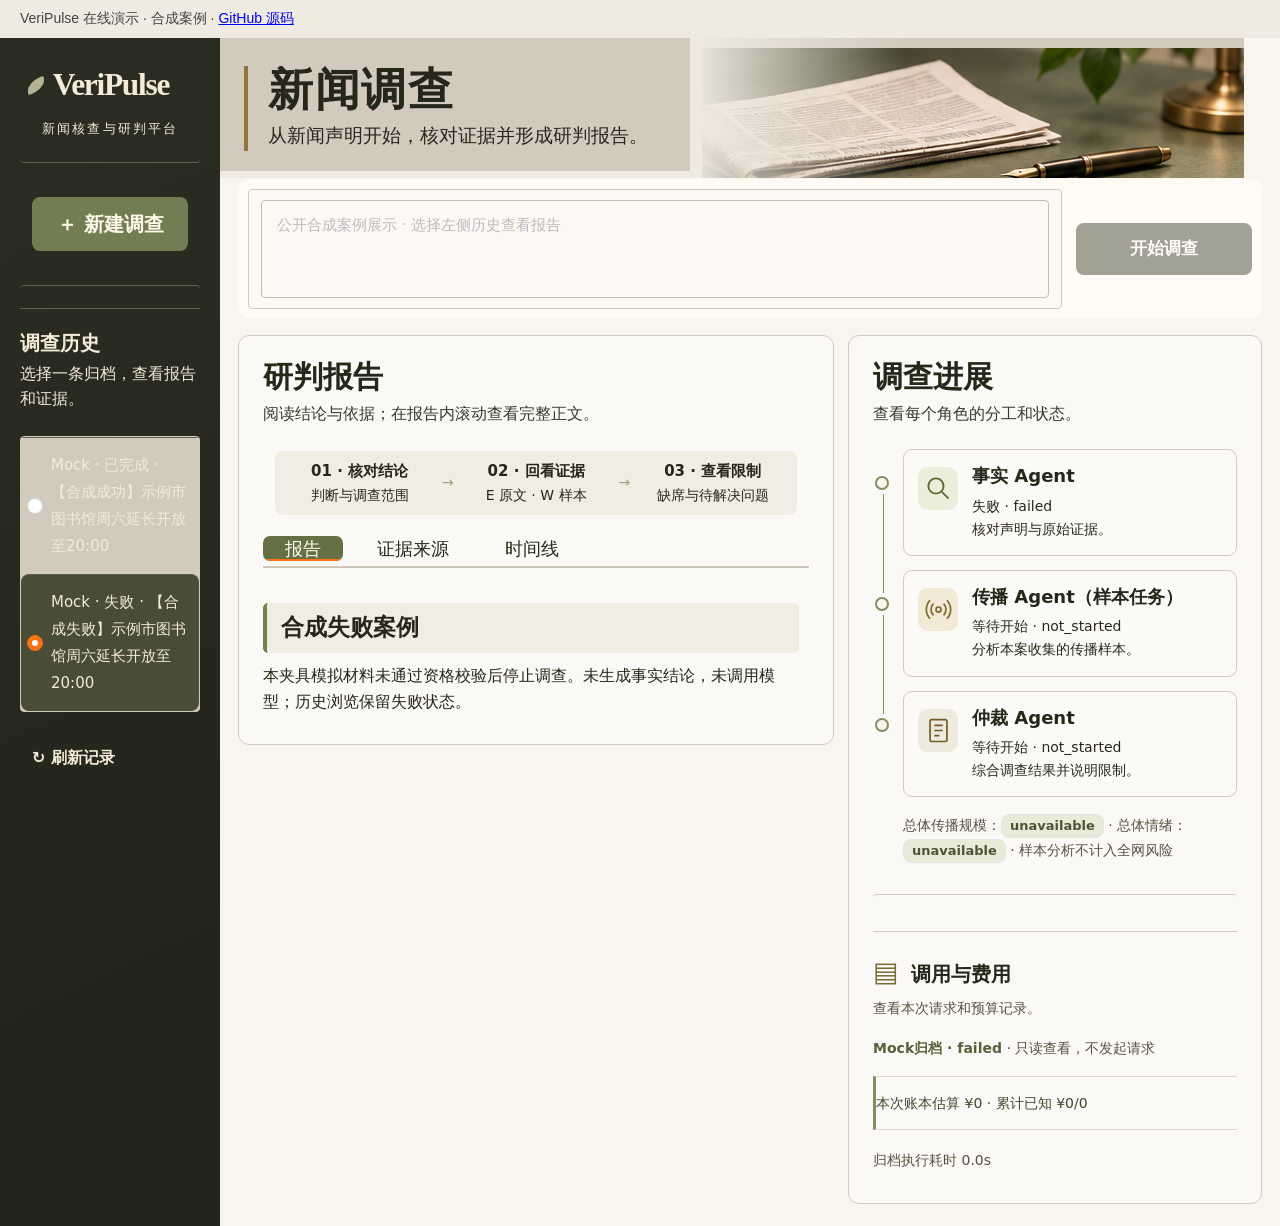
<file: docs/demo/failure.html>
<!doctype html><html lang="zh-CN"><head><meta charset="UTF-8"><meta name="viewport" content="width=device-width,initial-scale=1"><title>VeriPulse · 在线演示</title><style>:root { --bg: white; --col: #27272a; --bg-dark: #0f0f11; --col-dark: #f4f4f5; }
body { background: var(--bg); color: var(--col); font-family: Arial, Helvetica, sans-serif; }
@media (prefers-color-scheme: dark) {
  body { background: var(--bg-dark); color: var(--col-dark); }
}
.gradio-container-6-31-0, .gradio-container-6-31-0 *, .gradio-container-6-31-0 ::before, .gradio-container-6-31-0 ::after { box-sizing: border-box; border-style: solid; border-width: 0px; }
.gradio-container-6-31-0 html { text-size-adjust: 100%; line-height: 1.5; font-family: var(--font-sans); tab-size: 2; }
body { line-height: inherit; margin: 0px; }
.gradio-container-6-31-0 hr { height: 0px; color: inherit; border-top-width: 1px; }
.gradio-container-6-31-0 abbr:where([title]) { text-decoration: underline dotted; }
.gradio-container-6-31-0 h1, .gradio-container-6-31-0 h2, .gradio-container-6-31-0 h3, .gradio-container-6-31-0 h4, .gradio-container-6-31-0 h5, .gradio-container-6-31-0 h6 { font-weight: inherit; font-size: inherit; }
.gradio-container-6-31-0 a { color: inherit; text-decoration: inherit; }
.gradio-container-6-31-0 b, .gradio-container-6-31-0 strong { font-weight: bolder; }
.gradio-container-6-31-0 code, .gradio-container-6-31-0 kbd, .gradio-container-6-31-0 samp, .gradio-container-6-31-0 pre { }
.gradio-container-6-31-0 small { font-size: 80%; }
.gradio-container-6-31-0 sub, .gradio-container-6-31-0 sup { vertical-align: baseline; font-size: 75%; line-height: 0; position: relative; }
.gradio-container-6-31-0 sub { bottom: -0.25em; }
.gradio-container-6-31-0 sup { top: -0.5em; }
.gradio-container-6-31-0 table { border-color: inherit; text-indent: 0px; }
.gradio-container-6-31-0 button, .gradio-container-6-31-0 input, .gradio-container-6-31-0 optgroup, .gradio-container-6-31-0 select, .gradio-container-6-31-0 textarea { color: inherit; font-weight: inherit; font-size: 100%; line-height: inherit; margin: 0px; padding: 0px; font-family: inherit; }
.gradio-container-6-31-0 button, .gradio-container-6-31-0 select { text-transform: none; }
.gradio-container-6-31-0 button, .gradio-container-6-31-0 [type="button"], .gradio-container-6-31-0 [type="reset"], .gradio-container-6-31-0 [type="submit"] { appearance: button; background-color: rgba(0, 0, 0, 0); background-image: none; }
.gradio-container-6-31-0 progress { vertical-align: baseline; }
.gradio-container-6-31-0 ::-webkit-inner-spin-button { height: auto; }
.gradio-container-6-31-0 ::-webkit-outer-spin-button { height: auto; }
.gradio-container-6-31-0 [type="search"] { appearance: textfield; outline-offset: -2px; }
.gradio-container-6-31-0 ::-webkit-search-decoration { appearance: none; }
.gradio-container-6-31-0 ::-webkit-file-upload-button { appearance: button; font: inherit; }
.gradio-container-6-31-0 summary { display: list-item; }
.gradio-container-6-31-0 blockquote, .gradio-container-6-31-0 dl, .gradio-container-6-31-0 dd, .gradio-container-6-31-0 h1, .gradio-container-6-31-0 h2, .gradio-container-6-31-0 h3, .gradio-container-6-31-0 h4, .gradio-container-6-31-0 h5, .gradio-container-6-31-0 h6, .gradio-container-6-31-0 hr, .gradio-container-6-31-0 figure, .gradio-container-6-31-0 p, .gradio-container-6-31-0 pre { margin: 0px; }
.gradio-container-6-31-0 fieldset { margin: 0px; padding: 0px; }
.gradio-container-6-31-0 legend { padding: 0px; }
.gradio-container-6-31-0 ol, .gradio-container-6-31-0 ul, .gradio-container-6-31-0 menu { margin: 0px; padding: 0px; }
.gradio-container-6-31-0 textarea { resize: vertical; }
.gradio-container-6-31-0 input::placeholder, .gradio-container-6-31-0 textarea::placeholder { opacity: 1; color: --color-var(--color-grey-400); }
.gradio-container-6-31-0 button, .gradio-container-6-31-0 [role="button"] { cursor: pointer; }
.gradio-container-6-31-0 :disabled { cursor: default; }
.gradio-container-6-31-0 img, .gradio-container-6-31-0 svg, .gradio-container-6-31-0 video, .gradio-container-6-31-0 canvas, .gradio-container-6-31-0 audio, .gradio-container-6-31-0 iframe, .gradio-container-6-31-0 embed, .gradio-container-6-31-0 object { vertical-align: middle; display: block; }
.gradio-container-6-31-0 img, .gradio-container-6-31-0 video { max-width: 100%; height: auto; margin: 0px; }
.gradio-container-6-31-0 [hidden] { display: none; }
.gradio-container-6-31-0 [type="text"], .gradio-container-6-31-0 [type="email"], .gradio-container-6-31-0 [type="url"], .gradio-container-6-31-0 [type="password"], .gradio-container-6-31-0 [type="number"], .gradio-container-6-31-0 [type="date"], .gradio-container-6-31-0 [type="datetime-local"], .gradio-container-6-31-0 [type="month"], .gradio-container-6-31-0 [type="search"], .gradio-container-6-31-0 [type="tel"], .gradio-container-6-31-0 [type="time"], .gradio-container-6-31-0 [type="week"], .gradio-container-6-31-0 [multiple], .gradio-container-6-31-0 textarea, .gradio-container-6-31-0 select { --tw-shadow: 0 0 #0000; appearance: none; background-color: rgb(255, 255, 255); border-width: 1px; border-color: rgb(107, 114, 128); border-radius: 0px; padding: 0.5rem 0.75rem; font-size: 1rem; line-height: 1.5rem; }
.gradio-container-6-31-0 [type="checkbox"], .gradio-container-6-31-0 [type="radio"] { vertical-align: middle; appearance: none; color: rgb(37, 99, 235); user-select: none; background-origin: border-box; border-width: 1px; flex-shrink: 0; width: 1rem; height: 1rem; padding: 0px; display: inline-block; }
.gradio-container-6-31-0 [type="checkbox"]:checked { background-image: url("data:image/svg+xml,%3csvg viewBox='0 0 16 16' fill='white' xmlns='http://www.w3.org/2000/svg'%3e%3cpath d='M12.207 4.793a1 1 0 010 1.414l-5 5a1 1 0 01-1.414 0l-2-2a1 1 0 011.414-1.414L6.5 9.086l4.293-4.293a1 1 0 011.414 0z'/%3e%3c/svg%3e"); }
.gradio-container-6-31-0 [type="radio"]:checked { background-image: url("data:image/svg+xml,%3csvg viewBox='0 0 16 16' fill='white' xmlns='http://www.w3.org/2000/svg'%3e%3ccircle cx='8' cy='8' r='3'/%3e%3c/svg%3e"); }
.gradio-container-6-31-0 select { background-image: url("data:image/svg+xml,%3csvg xmlns='http://www.w3.org/2000/svg' fill='none' viewBox='0 0 20 20'%3e%3cpath stroke='%236b7280' stroke-linecap='round' stroke-linejoin='round' stroke-width='1.5' d='M6 8l4 4 4-4'/%3e%3c/svg%3e"); background-position: right 0.5rem center; background-repeat: no-repeat; background-size: 1.5em 1.5em; padding-right: 2.5rem; }
.gradio-container-6-31-0 [type="checkbox"]:checked, .gradio-container-6-31-0 [type="radio"]:checked { background-position: 50% center; background-repeat: no-repeat; background-size: 100% 100%; }
.gradio-container-6-31-0 [type="checkbox"]:checked:hover, .gradio-container-6-31-0 [type="checkbox"]:checked:focus, .gradio-container-6-31-0 [type="radio"]:checked:hover, .gradio-container-6-31-0 [type="radio"]:checked:focus { border-color: rgba(0, 0, 0, 0); }
.gradio-container-6-31-0 [type="checkbox"]:focus-visible, .gradio-container-6-31-0 [type="checkbox"]:focus-visible, .gradio-container-6-31-0 [type="radio"]:focus-visible, .gradio-container-6-31-0 [type="radio"]:focus-visible { outline: none; }
.gradio-container-6-31-0 gradio-lite { display: flex; }
.gradio-container-6-31-0 gradio-lite:not(:defined) { display: none; }
.gradio-container-6-31-0 .scroll-hide { scrollbar-width: none; }
.gradio-container-6-31-0 .sr-only { clip: rect(0px, 0px, 0px, 0px); white-space: nowrap; border-width: 0px; width: 1px; height: 1px; margin: -1px; padding: 0px; position: absolute; overflow: hidden; }
.gradio-container-6-31-0 .scroll-hide::-webkit-scrollbar { display: none; }
.gradio-container-6-31-0 { text-size-adjust: 100%; line-height: 1.5; font-family: var(--font); tab-size: 4; }
.gradio-container-6-31-0 .cropper-container { touch-action: none; user-select: none; direction: ltr; font-size: 0px; line-height: 0; position: relative; }
.gradio-container-6-31-0 .cropper-container img { width: 100%; height: 100%; display: block; min-width: 0px !important; max-width: none !important; min-height: 0px !important; max-height: none !important; }
.gradio-container-6-31-0 .cropper-wrap-box, .gradio-container-6-31-0 .cropper-canvas, .gradio-container-6-31-0 .cropper-drag-box, .gradio-container-6-31-0 .cropper-crop-box, .gradio-container-6-31-0 .cropper-modal { position: absolute; inset: 0px; }
.gradio-container-6-31-0 .cropper-wrap-box, .gradio-container-6-31-0 .cropper-canvas { overflow: hidden; }
.gradio-container-6-31-0 .cropper-drag-box { opacity: 0; background-color: rgb(255, 255, 255); }
.gradio-container-6-31-0 .cropper-modal { opacity: 0.5; background-color: rgb(0, 0, 0); }
.gradio-container-6-31-0 .cropper-view-box { outline: rgba(51, 153, 255, 0.75) solid 1px; width: 100%; height: 100%; display: block; overflow: hidden; }
.gradio-container-6-31-0 .cropper-dashed { opacity: 0.5; border: 0px dashed rgb(238, 238, 238); display: block; position: absolute; }
.gradio-container-6-31-0 .cropper-dashed.dashed-h { border-top-width: 1px; border-bottom-width: 1px; width: 100%; height: 33.3333%; top: 33.3333%; left: 0px; }
.gradio-container-6-31-0 .cropper-dashed.dashed-v { border-left-width: 1px; border-right-width: 1px; width: 33.3333%; height: 100%; top: 0px; left: 33.3333%; }
.gradio-container-6-31-0 .cropper-center { opacity: 0.75; width: 0px; height: 0px; display: block; position: absolute; top: 50%; left: 50%; }
.gradio-container-6-31-0 .cropper-center::before, .gradio-container-6-31-0 .cropper-center::after { content: " "; background-color: rgb(238, 238, 238); display: block; position: absolute; }
.gradio-container-6-31-0 .cropper-center::before { width: 7px; height: 1px; top: 0px; left: -3px; }
.gradio-container-6-31-0 .cropper-center::after { width: 1px; height: 7px; top: -3px; left: 0px; }
.gradio-container-6-31-0 .cropper-face, .gradio-container-6-31-0 .cropper-line, .gradio-container-6-31-0 .cropper-point { opacity: 0.1; width: 100%; height: 100%; display: block; position: absolute; }
.gradio-container-6-31-0 .cropper-face { background-color: rgb(255, 255, 255); top: 0px; left: 0px; }
.gradio-container-6-31-0 .cropper-line { background-color: rgb(51, 153, 255); }
.gradio-container-6-31-0 .cropper-line.line-e { cursor: ew-resize; width: 5px; top: 0px; right: -3px; }
.gradio-container-6-31-0 .cropper-line.line-n { cursor: ns-resize; height: 5px; top: -3px; left: 0px; }
.gradio-container-6-31-0 .cropper-line.line-w { cursor: ew-resize; width: 5px; top: 0px; left: -3px; }
.gradio-container-6-31-0 .cropper-line.line-s { cursor: ns-resize; height: 5px; bottom: -3px; left: 0px; }
.gradio-container-6-31-0 .cropper-point { opacity: 0.75; background-color: rgb(51, 153, 255); width: 5px; height: 5px; }
.gradio-container-6-31-0 .cropper-point.point-e { cursor: ew-resize; margin-top: -3px; top: 50%; right: -3px; }
.gradio-container-6-31-0 .cropper-point.point-n { cursor: ns-resize; margin-left: -3px; top: -3px; left: 50%; }
.gradio-container-6-31-0 .cropper-point.point-w { cursor: ew-resize; margin-top: -3px; top: 50%; left: -3px; }
.gradio-container-6-31-0 .cropper-point.point-s { cursor: s-resize; margin-left: -3px; bottom: -3px; left: 50%; }
.gradio-container-6-31-0 .cropper-point.point-ne { cursor: nesw-resize; top: -3px; right: -3px; }
.gradio-container-6-31-0 .cropper-point.point-nw { cursor: nwse-resize; top: -3px; left: -3px; }
.gradio-container-6-31-0 .cropper-point.point-sw { cursor: nesw-resize; bottom: -3px; left: -3px; }
.gradio-container-6-31-0 .cropper-point.point-se { opacity: 1; cursor: nwse-resize; width: 20px; height: 20px; bottom: -3px; right: -3px; }
@media (width >= 768px) {
  .gradio-container-6-31-0 .cropper-point.point-se { width: 15px; height: 15px; }
}
@media (width >= 992px) {
  .gradio-container-6-31-0 .cropper-point.point-se { width: 10px; height: 10px; }
}
@media (width >= 1200px) {
  .gradio-container-6-31-0 .cropper-point.point-se { opacity: 0.75; width: 5px; height: 5px; }
}
.gradio-container-6-31-0 .cropper-point.point-se::before { opacity: 0; content: " "; background-color: rgb(51, 153, 255); width: 200%; height: 200%; display: block; position: absolute; bottom: -50%; right: -50%; }
.gradio-container-6-31-0 .cropper-invisible { opacity: 0; }
.gradio-container-6-31-0 .cropper-bg { background-image: url("[data-uri]"); }
.gradio-container-6-31-0 .cropper-hide { width: 0px; height: 0px; display: block; position: absolute; }
.gradio-container-6-31-0 .cropper-hidden { display: none !important; }
.gradio-container-6-31-0 .cropper-move { cursor: move; }
.gradio-container-6-31-0 .cropper-crop { cursor: crosshair; }
.gradio-container-6-31-0 .cropper-disabled .cropper-drag-box, .gradio-container-6-31-0 .cropper-disabled .cropper-face, .gradio-container-6-31-0 .cropper-disabled .cropper-line, .gradio-container-6-31-0 .cropper-disabled .cropper-point { cursor: not-allowed; }
:root { --scale-0: 1rem; --scale-1: 1.125rem; --scale-2: 1.25rem; --scale-3: 1.5rem; --scale-4: 1.875rem; --scale-5: 2.25rem; --scale-6: 3rem; --scale-7: 3.75rem; --scale-8: 4.5rem; --scale-9: 6rem; --scale-10: 8rem; --scale-000: .75rem; --scale-00: .875rem; --scale-fluid-0: clamp(.875rem, .8rem + .25vw, 1rem); --scale-fluid-1: clamp(1rem, .925rem + .25vw, 1.125rem); --scale-fluid-2: clamp(1.125rem, 1.05rem + .25vw, 1.25rem); --scale-fluid-3: clamp(1.25rem, 1.1rem + .5vw, 1.5rem); --scale-fluid-4: clamp(1.5rem, 1.275rem + .75vw, 1.875rem); --scale-fluid-5: clamp(1.875rem, 1.65rem + .75vw, 2.25rem); --scale-fluid-6: clamp(2.25rem, 1.8rem + 1.5vw, 3rem); --scale-fluid-7: clamp(3rem, 2.55rem + 1.5vw, 3.75rem); --scale-fluid-8: clamp(3.75rem, 3.3rem + 1.5vw, 4.5rem); --scale-fluid-9: clamp(4.5rem, 3.6rem + 3vw, 6rem); --scale-fluid-10: clamp(6rem, 4.8rem + 4vw, 8rem); --scale-fluid-000: clamp(.625rem, .55rem + .25vw, .75rem); --scale-fluid-00: clamp(.75rem, .675rem + .25vw, .875rem); --font-sans: IBM Plex Sans, ui-sans-serif, system-ui, -apple-system, BlinkMacSystemFont, "Segoe UI", Roboto, "Helvetica Neue", Arial, "Noto Sans", sans-serif, "Apple Color Emoji", "Segoe UI Emoji", "Segoe UI Symbol", "Noto Color Emoji"; --font-serif: ui-serif, Georgia, Cambria, "Times New Roman", Times, serif; --font-mono: IBM Plex Mono, ui-monospace, SFMono-Regular, Menlo, Monaco, Consolas, "Liberation Mono", "Courier New", monospace; --weight-light: 300; --weight-regular: 400; --weight-medium: 500; --weight-semibold: 600; --weight-bold: 700; --weight-extrabold: 800; --weight-black: 900; --line-none: 1; --line-xs: 1.125; --line-sm: 1.4; --line-md: 1.5; --line-lg: 1.625; --line-xl: 2; --letter-xs: -.05em; --letter-sm: -.025em; --letter-none: 0em; --letter-lg: .025em; --letter-xl: .05em; --prose-xs: 45ch; --prose-sm: 55ch; --prose-md: 65ch; --prose-lg: 75ch; --prose-xl: 85ch; --size-1: 4px; --size-2: 8px; --size-3: 12px; --size-4: 16px; --size-5: 20px; --size-6: 24px; --size-7: 28px; --size-8: 32px; --size-9: 36px; --size-10: 40px; --size-11: 44px; --size-12: 48px; --size-14: 56px; --size-16: 64px; --size-20: 80px; --size-24: 96px; --size-28: 112px; --size-32: 128px; --size-36: 144px; --size-40: 160px; --size-44: 176px; --size-48: 192px; --size-52: 208px; --size-56: 224px; --size-60: 240px; --size-64: 256px; --size-72: 288px; --size-80: 320px; --size-96: 384px; --size-px: 1px; --size-full: 100%; --size-screen: 100vw; --size-min: min-content; --size-max: max-content; --size-0-5: 2px; --size-1-5: 6px; --size-2-5: 10px; --size-screen-h: 100vh; --width-xs: 480px; --width-sm: 640px; --width-md: 768px; --width-lg: 1024px; --width-xl: 1280px; --ratio-square: 1/1; --ratio-portrait: 3/4; --ratio-landscape: 4/3; --ratio-tall: 2/3; --ratio-wide: 3/2; --ratio-widescreen: 16/9; --ratio-golden: 1.618/1; --radius-100: 100%; --radius-xs: 2px; --radius-sm: 4px; --radius-md: 6px; --radius-lg: 8px; --radius-xl: 12px; --radius-full: 9999px; --radius-2xl: 16px; --radius-3xl: 22px; --blur-xs: blur(4px); --blur-sm: blur(8px); --blur-md: blur(16px); --blur-lg: blur(24px); --blur-xl: blur(40px); --layer-1: 10; --layer-2: 20; --layer-3: 30; --layer-4: 40; --layer-5: 50; --layer-below: -1; --layer-top: 2147480000; --shadow-xs: 0 1px 3px 0 #0000001a, 0 1px 2px 0 #0000000f; --shadow-sm: 0 4px 6px -2px #0000001a, 0 2px 4px -2px #0000000f; --shadow-md: 0 12px 16px -4px #0000001a, 0 4px 6px -2px #0000000d; --shadow-lg: 0 20px 24px -4px #0000001a, 0 8px 8px -4px #0000000a; --shadow-xl: 0 24px 48px -12px #00000040; --ease-in-sine: cubic-bezier(.47, 0, .745, .715); --ease-out-sine: cubic-bezier(.39, .575, .565, 1); --ease-in-out-sine: cubic-bezier(.445, .05, .55, .95); --ease-in-quad: cubic-bezier(.55, .085, .68, .53); --ease-out-quad: cubic-bezier(.25, .46, .45, .94); --ease-in-out-quad: cubic-bezier(.455, .03, .515, .955); --ease-in-cubic: cubic-bezier(.55, .055, .675, .19); --ease-out-cubic: cubic-bezier(.215, .61, .355, 1); --ease-in-out-cubic: cubic-bezier(.645, .045, .355, 1); --ease-in-quart: cubic-bezier(.895, .03, .685, .22); --ease-out-quart: cubic-bezier(.165, .84, .44, 1); --ease-in-out-quart: cubic-bezier(.77, 0, .175, 1); --ease-in-quint: cubic-bezier(.755, .05, .855, .06); --ease-out-quint: cubic-bezier(.23, 1, .32, 1); --ease-in-out-quint: cubic-bezier(.86, 0, .07, 1); --ease-in-expo: cubic-bezier(.95, .05, .795, .035); --ease-out-expo: cubic-bezier(.19, 1, .22, 1); --ease-in-out-expo: cubic-bezier(1, 0, 0, 1); --ease-in-circ: cubic-bezier(.6, .04, .98, .335); --ease-out-circ: cubic-bezier(.075, .82, .165, 1); --ease-in-out-circ: cubic-bezier(.785, .135, .15, .86); --ease-in-back: cubic-bezier(.6, -.28, .735, .045); --ease-out-back: cubic-bezier(.175, .885, .32, 1.275); --ease-in-out-back: cubic-bezier(.68, -.55, .265, 1.55); --color-black: #000; --color-white: #fff; --color-grey-50: #f9fafb; --color-grey-100: #f3f4f6; --color-grey-200: #e5e7eb; --color-grey-300: #d1d5db; --color-grey-400: #9ca3af; --color-grey-500: #6b7280; --color-grey-600: #4b5563; --color-grey-700: #374151; --color-grey-800: #1f2937; --color-grey-900: #111827; --color-grey-950: #0b0f19; --color-grey: #6b7280; --color-slate-50: #f8fafc; --color-slate-100: #f1f5f9; --color-slate-200: #e2e8f0; --color-slate-300: #cbd5e1; --color-slate-400: #94a3b8; --color-slate-500: #64748b; --color-slate-600: #475569; --color-slate-700: #334155; --color-slate-800: #1e293b; --color-slate-900: #0f172a; --color-slate-950: #020617; --color-slate: var(--color-slate-500); --color-zinc-50: #fafafa; --color-zinc-100: #f4f4f5; --color-zinc-200: #e4e4e7; --color-zinc-300: #d4d4d8; --color-zinc-400: #a1a1aa; --color-zinc-500: #71717a; --color-zinc-600: #52525b; --color-zinc-700: #3f3f46; --color-zinc-800: #27272a; --color-zinc-900: #18181b; --color-zinc-950: #09090b; --color-zinc: var(--color-zinc-500); --color-stone-50: #fafaf9; --color-stone-100: #f5f5f4; --color-stone-200: #e7e5e4; --color-stone-300: #d6d3d1; --color-stone-400: #a8a29e; --color-stone-500: #78716c; --color-stone-600: #57534e; --color-stone-700: #44403c; --color-stone-800: #292524; --color-stone-900: #1c1917; --color-stone-950: #0c0a09; --color-stone: var(--color-stone-500); --color-red-50: #fef2f2; --color-red-100: #fee2e2; --color-red-200: #fecaca; --color-red-300: #fca5a5; --color-red-400: #f87171; --color-red-500: #ef4444; --color-red-600: #dc2626; --color-red-700: #b91c1c; --color-red-800: #991b1b; --color-red-900: #7f1d1d; --color-red-950: #63171a; --color-red: #ef4444; --color-orange-50: #fff2e5; --color-orange-100: #ffe5cc; --color-orange-200: #ffd8b4; --color-orange-300: #ffb066; --color-orange-400: #ff9633; --color-orange-500: #ff7c00; --color-orange-600: #ee7400; --color-orange-700: #ce6400; --color-orange-800: #a45000; --color-orange-900: #5c2d00; --color-orange-950: #3c1f00; --color-orange: #f97316; --color-amber-50: #fffbeb; --color-amber-100: #fef3c7; --color-amber-200: #fde68a; --color-amber-300: #fcd34d; --color-amber-400: #fbbf24; --color-amber-500: #f59e0b; --color-amber-600: #d97706; --color-amber-700: #b45309; --color-amber-800: #92400e; --color-amber-900: #78350f; --color-amber-950: #451a03; --color-amber: var(--color-amber-500); --color-yellow-50: #fffbeb; --color-yellow-100: #fff9c2; --color-yellow-200: #fef08a; --color-yellow-300: #fde047; --color-yellow-400: #facc15; --color-yellow-500: #eab308; --color-yellow-600: #ca8a04; --color-yellow-700: #a16207; --color-yellow-800: #854d0e; --color-yellow-900: #713f12; --color-yellow-950: #633112; --color-yellow: #eab308; --color-lime-50: #f7fee7; --color-lime-100: #ecfccb; --color-lime-200: #d9f99d; --color-lime-300: #bef264; --color-lime-400: #a3e635; --color-lime-500: #84cc16; --color-lime-600: #65a30d; --color-lime-700: #4d7c0f; --color-lime-800: #3f6212; --color-lime-900: #365314; --color-lime-950: #1a2e05; --color-lime: var(--color-lime-500); --color-green-50: #ecfdf5; --color-green-100: #d1fae5; --color-green-200: #bbf7d0; --color-green-300: #86efac; --color-green-400: #4ade80; --color-green-500: #22c55e; --color-green-600: #16a34a; --color-green-700: #15803d; --color-green-800: #166534; --color-green-900: #14532d; --color-green-950: #134227; --color-green: #22c55e; --color-teal-50: #f0fdfa; --color-teal-100: #ccfbf1; --color-teal-200: #99f6e4; --color-teal-300: #5eead4; --color-teal-400: #2dd4bf; --color-teal-500: #14b8a6; --color-teal-600: #0d9488; --color-teal-700: #0f766e; --color-teal-800: #115e59; --color-teal-900: #134e4a; --color-teal-950: #042f2e; --color-teal: var(--color-teal-500); --color-cyan-50: #ecfeff; --color-cyan-100: #cffafe; --color-cyan-200: #a5f3fc; --color-cyan-300: #67e8f9; --color-cyan-400: #22d3ee; --color-cyan-500: #06b6d4; --color-cyan-600: #0891b2; --color-cyan-700: #0e7490; --color-cyan-800: #155e75; --color-cyan-900: #164e63; --color-cyan-950: #083344; --color-cyan: var(--color-cyan-500); --color-sky-50: #f0f9ff; --color-sky-100: #e0f2fe; --color-sky-200: #bae6fd; --color-sky-300: #7dd3fc; --color-sky-400: #38bdf8; --color-sky-500: #0ea5e9; --color-sky-600: #0284c7; --color-sky-700: #0369a1; --color-sky-800: #075985; --color-sky-900: #0c4a6e; --color-sky-950: #082f49; --color-sky: var(--color-sky-500); --color-blue-50: #eff6ff; --color-blue-100: #dbeafe; --color-blue-200: #bfdbfe; --color-blue-300: #93c5fd; --color-blue-400: #60a5fa; --color-blue-500: #0ea5e9; --color-blue-600: #2563eb; --color-blue-700: #1d4ed8; --color-blue-800: #1e40af; --color-blue-900: #1e3a8a; --color-blue-950: #1c366b; --color-blue: #0ea5e9; --color-indigo-50: #eef2ff; --color-indigo-100: #e0e7ff; --color-indigo-200: #c7d2fe; --color-indigo-300: #a5b4fc; --color-indigo-400: #818cf8; --color-indigo-500: #6366f1; --color-indigo-600: #4f46e5; --color-indigo-700: #4338ca; --color-indigo-800: #3730a3; --color-indigo-900: #312e81; --color-indigo-950: #1e1b4b; --color-indigo: var(--color-indigo-500); --color-violet-50: #f5f3ff; --color-violet-100: #ede9fe; --color-violet-200: #ddd6fe; --color-violet-300: #c4b5fd; --color-violet-400: #a78bfa; --color-violet-500: #8b5cf6; --color-violet-600: #7c3aed; --color-violet-700: #6d28d9; --color-violet-800: #5b21b6; --color-violet-900: #4c1d95; --color-violet-950: #2e1065; --color-violet: var(--color-violet-500); --color-purple-50: #faf5ff; --color-purple-100: #f3e8ff; --color-purple-200: #e9d5ff; --color-purple-300: #d8b4fe; --color-purple-400: #c084fc; --color-purple-500: #a855f7; --color-purple-600: #9333ea; --color-purple-700: #7e22ce; --color-purple-800: #6b21a8; --color-purple-900: #581c87; --color-purple-950: #3b0764; --color-purple: var(--color-purple-500); --color-fuchsia-50: #fdf4ff; --color-fuchsia-100: #fae8ff; --color-fuchsia-200: #f5d0fe; --color-fuchsia-300: #f0abfc; --color-fuchsia-400: #e879f9; --color-fuchsia-500: #d946ef; --color-fuchsia-600: #c026d3; --color-fuchsia-700: #a21caf; --color-fuchsia-800: #86198f; --color-fuchsia-900: #701a75; --color-fuchsia-950: #4a044e; --color-fuchsia: var(--color-fuchsia-500); --color-pink-50: #fdf2f8; --color-pink-100: #fce7f3; --color-pink-200: #fbcfe8; --color-pink-300: #f9a8d4; --color-pink-400: #f472b6; --color-pink-500: #ec4899; --color-pink-600: #db2777; --color-pink-700: #be185d; --color-pink-800: #9d174d; --color-pink-900: #831843; --color-pink-950: #500724; --color-pink: var(--color-pink-500); --color-rose-50: #fff1f2; --color-rose-100: #ffe4e6; --color-rose-200: #fecdd3; --color-rose-300: #fda4af; --color-rose-400: #fb7185; --color-rose-500: #f43f5e; --color-rose-600: #e11d48; --color-rose-700: #be123c; --color-rose-800: #9f1239; --color-rose-900: #881337; --color-rose-950: #4c0519; --color-rose: var(--color-rose-500); --color-blue-10: #fafcff; --color-grey-10: #fdfdfe; --color-red-10: #fffbfb; --color-green-10: #f9fefc; --color-orange-10: #fffbf6; --color-yellow-10: #fffef8; --grid-2: repeat(2, minmax(0, 1fr)); --grid-3: repeat(3, minmax(0, 1fr)); --grid-4: repeat(4, minmax(0, 1fr)); --grid-5: repeat(5, minmax(0, 1fr)); --grid-6: repeat(6, minmax(0, 1fr)); --grid-7: repeat(7, minmax(0, 1fr)); --grid-8: repeat(8, minmax(0, 1fr)); --grid-9: repeat(9, minmax(0, 1fr)); --grid-10: repeat(10, minmax(0, 1fr)); --grid-11: repeat(11, minmax(0, 1fr)); --grid-12: repeat(12, minmax(0, 1fr)); --grid-page-width: var(--width-xl); --grid-page-gutter: 5vw; --grid-page-main: 2 / 3; --grid-page: minmax(var(--grid-page-gutter), 1fr) minmax(0, var(--grid-page-width)) minmax(var(--grid-page-gutter), 1fr); }
.gradio-container-6-31-0 .prose { font-weight: var(--prose-text-weight); font-size: var(--text-md); }
.gradio-container-6-31-0 .prose * { color: var(--body-text-color); }
.gradio-container-6-31-0 .prose p { margin-bottom: var(--spacing-sm); line-height: var(--line-lg); }
.gradio-container-6-31-0 .prose h1, .gradio-container-6-31-0 .prose h2, .gradio-container-6-31-0 .prose h3, .gradio-container-6-31-0 .prose h4, .gradio-container-6-31-0 .prose h5 { margin: var(--spacing-xxl) 0 var(--spacing-lg); font-weight: var(--prose-header-text-weight); color: var(--body-text-color); line-height: 1.3; }
.gradio-container-6-31-0 .prose > :first-child { margin-top: 0px; }
.gradio-container-6-31-0 .prose h1 { font-size: var(--text-xxl); }
.gradio-container-6-31-0 .prose h2 { font-size: var(--text-xl); }
.gradio-container-6-31-0 .prose h3 { font-size: var(--text-lg); }
.gradio-container-6-31-0 .prose h4 { font-size: 1.1em; }
.gradio-container-6-31-0 .prose h5 { font-size: 1.05em; }
.gradio-container-6-31-0 .prose ul { list-style: circle; }
.gradio-container-6-31-0 .prose ol { list-style: decimal; }
.gradio-container-6-31-0 .prose ul > p, .gradio-container-6-31-0 .prose li > p { display: inline; }
.gradio-container-6-31-0 .prose ol, .gradio-container-6-31-0 .prose ul { margin-top: 0px; padding-inline-start: 1.5em; }
.gradio-container-6-31-0 .prose ul ul, .gradio-container-6-31-0 .prose ul ol, .gradio-container-6-31-0 .prose ol ol, .gradio-container-6-31-0 .prose ol ul { margin: 0.5em 0px; padding-inline-start: 2em; font-size: 90%; }
.gradio-container-6-31-0 .prose li { margin-bottom: 0.5em; }
.gradio-container-6-31-0 .prose th, .gradio-container-6-31-0 .prose td { padding: var(--text-xs) var(--text-md); text-align: left; border-bottom: 1px solid rgb(225, 225, 225); }
.gradio-container-6-31-0 .prose button, .gradio-container-6-31-0 .prose .button, .gradio-container-6-31-0 .prose input, .gradio-container-6-31-0 .prose textarea, .gradio-container-6-31-0 .prose select, .gradio-container-6-31-0 .prose fieldset { margin-bottom: var(--spacing-sm); }
.gradio-container-6-31-0 .prose pre, .gradio-container-6-31-0 .prose blockquote, .gradio-container-6-31-0 .prose dl, .gradio-container-6-31-0 .prose figure, .gradio-container-6-31-0 .prose table, .gradio-container-6-31-0 .prose p, .gradio-container-6-31-0 .prose ul, .gradio-container-6-31-0 .prose ol, .gradio-container-6-31-0 .prose form { margin-bottom: var(--spacing-md); }
.gradio-container-6-31-0 .prose table, .gradio-container-6-31-0 .prose tr, .gradio-container-6-31-0 .prose td, .gradio-container-6-31-0 .prose th { border: 1px solid var(--body-text-color); }
.gradio-container-6-31-0 .prose table { border-collapse: collapse; margin-bottom: var(--spacing-xxl); }
.gradio-container-6-31-0 .prose a { color: var(--link-text-color); text-decoration: underline; }
.gradio-container-6-31-0 .prose a:visited { color: var(--link-text-color-visited); }
.gradio-container-6-31-0 .prose a:hover { color: var(--link-text-color-hover); }
.gradio-container-6-31-0 .prose a:active { color: var(--link-text-color-active); }
.gradio-container-6-31-0 .prose hr { border-width: 1px 0px 0px; border-top-style: solid; border-top-color: rgb(225, 225, 225); margin-top: 3em; margin-bottom: 3.5em; }
.gradio-container-6-31-0 .prose blockquote { border-left: 5px solid var(--border-color-primary); padding-left: var(--size-2); margin: var(--size-6) 0 !important; }
.gradio-container-6-31-0 .prose :last-child { margin-bottom: 0px !important; }
.gradio-container-6-31-0 .gradio-style input[type="text"], .gradio-container-6-31-0 .gradio-style input[type="number"], .gradio-container-6-31-0 .gradio-style textarea { background: var(--input-background-fill); padding: var(--input-padding); color: var(--body-text-color); font-weight: var(--input-text-weight); font-size: var(--input-text-size); line-height: var(--line-sm); border: var(--input-border-width) solid var(--input-border-color); border-radius: var(--input-radius); outline: none !important; }
.gradio-container-6-31-0 .gradio-style input[type="text"]:disabled, .gradio-container-6-31-0 .gradio-style input[type="text"]:disabled, .gradio-container-6-31-0 .gradio-style input[type="number"]:disabled, .gradio-container-6-31-0 .gradio-style input[type="number"]:disabled, .gradio-container-6-31-0 .gradio-style textarea:disabled, .gradio-container-6-31-0 .gradio-style textarea:disabled { opacity: 1; }
.gradio-container-6-31-0 .gradio-style input[type="text"]:focus, .gradio-container-6-31-0 .gradio-style input[type="text"]:focus, .gradio-container-6-31-0 .gradio-style input[type="number"]:focus, .gradio-container-6-31-0 .gradio-style input[type="number"]:focus, .gradio-container-6-31-0 .gradio-style textarea:focus, .gradio-container-6-31-0 .gradio-style textarea:focus { box-shadow: var(--input-shadow-focus); border-color: var(--input-border-color-focus); background: var(--input-background-fill-focus); }
.gradio-container-6-31-0 .gradio-style input[type="text"]::placeholder, .gradio-container-6-31-0 .gradio-style input[type="text"]::placeholder, .gradio-container-6-31-0 .gradio-style input[type="number"]::placeholder, .gradio-container-6-31-0 .gradio-style input[type="number"]::placeholder, .gradio-container-6-31-0 .gradio-style textarea::placeholder, .gradio-container-6-31-0 .gradio-style textarea::placeholder { color: var(--input-placeholder-color); }
.gradio-container-6-31-0 .gradio-style button, .gradio-container-6-31-0 .gradio-style a { transition: var(--button-transition); padding: var(--size-0-5) var(--size-2); text-align: center; }
.gradio-container-6-31-0 .gradio-style button:hover { transform: var(--button-transform-hover); }
.gradio-container-6-31-0 .gradio-style button:active, .gradio-container-6-31-0 .gradio-style a:active { transform: var(--button-transform-active); }
.gradio-container-6-31-0 .gradio-style button[disabled], .gradio-container-6-31-0 .gradio-style a.disabled { opacity: 0.5; filter: grayscale(30%); cursor: not-allowed; transform: none; }
.gradio-container-6-31-0 .gradio-style button { border: var(--button-border-width) solid var(--button-secondary-border-color); background: var(--button-secondary-background-fill); color: var(--button-secondary-text-color); box-shadow: var(--button-secondary-shadow); border-radius: var(--button-large-radius); padding: var(--button-large-padding); font-weight: var(--button-large-text-weight); font-size: var(--button-large-text-size); }
.gradio-container-6-31-0 .gradio-style button:hover, .gradio-container-6-31-0 .gradio-style button[disabled] { background: var(--button-secondary-background-fill-hover); color: var(--button-secondary-text-color-hover); }
.gradio-container-6-31-0 .gradio-style button:hover { border-color: var(--button-secondary-border-color-hover); box-shadow: var(--button-secondary-shadow-hover); }
.gradio-container-6-31-0 .gradio-style button:active { box-shadow: var(--button-secondary-shadow-active); }
.gradio-container-6-31-0 .gradio-style button[disabled] { border-color: var(--button-secondary-border-color); }
.gradio-container-6-31-0 .gradio-style input[type="checkbox"] { --ring-color: transparent; box-shadow: var(--checkbox-shadow); border: 1px solid var(--checkbox-border-color); border-radius: var(--checkbox-border-radius); background-color: var(--checkbox-background-color); line-height: var(--line-sm); position: relative; }
.gradio-container-6-31-0 .gradio-style input[type="checkbox"]:checked, .gradio-container-6-31-0 .gradio-style input[type="checkbox"]:checked:hover, .gradio-container-6-31-0 .gradio-style input[type="checkbox"]:checked:focus, .gradio-container-6-31-0 .gradio-style input[type="checkbox"]:checked:focus { background-image: var(--checkbox-check); background-color: var(--checkbox-background-color-selected); border-color: var(--checkbox-border-color-focus); }
.gradio-container-6-31-0 .gradio-style input[type="checkbox"]:hover { border-color: var(--checkbox-border-color-hover); background-color: var(--checkbox-background-color-hover); }
.gradio-container-6-31-0 .gradio-style input[type="checkbox"]:focus { border-color: var(--checkbox-border-color-focus); background-color: var(--checkbox-background-color-focus); }
.gradio-container-6-31-0 .gradio-style input[type="checkbox"]:indeterminate { background-image: none; background-color: var(--checkbox-background-color-selected); border-color: var(--checkbox-border-color-focus); position: relative; }
.gradio-container-6-31-0 .gradio-style input[type="checkbox"]:indeterminate::after { content: ""; background-color: rgb(255, 255, 255); width: 8px; height: 2px; position: absolute; top: 50%; left: 50%; transform: translate(-50%, -50%); }
.gradio-container-6-31-0 .gradio-style input[type="checkbox"]:indeterminate:hover { background-color: var(--checkbox-background-color-selected); border-color: var(--checkbox-border-color-hover); }
.gradio-container-6-31-0 .gradio-style input[type="checkbox"]:indeterminate:focus { background-color: var(--checkbox-background-color-selected); border-color: var(--checkbox-border-color-focus); }
.gradio-container-6-31-0 .gradio-style input[type="checkbox"][disabled], .gradio-container-6-31-0 .gradio-style input[type="checkbox"] .disabled { cursor: not-allowed !important; }
.gradio-container-6-31-0 .gradio-style input[type="checkbox"]:hover { cursor: pointer; }
.gradio-container-6-31-0 .gradio-style input[type="radio"] { --ring-color: transparent; box-shadow: var(--checkbox-shadow); border: var(--checkbox-border-width) solid var(--checkbox-border-color); border-radius: var(--radius-full); background-color: var(--checkbox-background-color); line-height: var(--line-sm); position: relative; }
.gradio-container-6-31-0 .gradio-style input[type="radio"]:checked, .gradio-container-6-31-0 .gradio-style input[type="radio"]:checked:hover { border-color: var(--checkbox-border-color-selected); background-image: var(--radio-circle); background-color: var(--checkbox-background-color-selected); }
.gradio-container-6-31-0 .gradio-style input[type="radio"]:checked::after { content: ""; background-color: rgb(255, 255, 255); border-radius: 50%; position: absolute; top: 50%; left: 50%; transform: translate(-50%, -50%); }
.gradio-container-6-31-0 .gradio-style input[type="radio"]:hover { border-color: var(--checkbox-border-color-hover); background-color: var(--checkbox-background-color-hover); }
.gradio-container-6-31-0 .gradio-style input[type="radio"]:focus { border-color: var(--checkbox-border-color-focus); background-color: var(--checkbox-background-color-focus); }
.gradio-container-6-31-0 .gradio-style input[type="radio"]:checked:focus { border-color: var(--checkbox-border-color-focus); background-image: var(--radio-circle); background-color: var(--checkbox-background-color-selected); }
.gradio-container-6-31-0 .gradio-style input[type="radio"] input[disabled], .gradio-container-6-31-0 .gradio-style input[type="radio"] .disabled { cursor: not-allowed; }
.nav-holder.svelte-99kmwu { padding: var(--size-2) 0; border-bottom: solid 1px var(--border-color-primary); }
nav.svelte-99kmwu { gap: var(--size-2); padding: 0 var(--size-8); flex-wrap: wrap; justify-content: flex-end; margin: 0px auto; display: flex; }
nav.svelte-99kmwu a:where(.svelte-99kmwu) { padding: var(--size-1) var(--size-2); border-radius: var(--block-radius); border-width: var(--block-border-width); color: var(--body-text-color-subdued); border-color: rgba(0, 0, 0, 0); }
nav.svelte-99kmwu a.active:where(.svelte-99kmwu) { color: var(--body-text-color); border-color: var(--block-border-color); background-color: var(--block-background-fill); }
.gradio-container-6-31-0 { min-height: 1px; color: var(--body-text-color); flex-direction: column; padding: 0px; display: flex; position: relative; overflow: hidden; }
.embed-container.svelte-99kmwu { margin: var(--size-4) 0px; border: 1px solid var(--button-secondary-border-color); border-radius: var(--embed-radius); }
.with-info.svelte-99kmwu { padding-bottom: var(--size-7); }
.embed-container.svelte-99kmwu > .main:where(.svelte-99kmwu) { padding: var(--size-4); }
.main.svelte-99kmwu { flex-direction: column; flex-grow: 1; display: flex; }
.app.svelte-99kmwu { padding: var(--size-4) var(--size-8); width: 100%; height: 100%; margin: auto; position: relative; }
@media (width >= 640px) {
  .fillable.svelte-99kmwu:not(.fill_width) { max-width: 640px; }
}
@media (width >= 768px) {
  .fillable.svelte-99kmwu:not(.fill_width) { max-width: 768px; }
}
@media (width >= 1024px) {
  .fillable.svelte-99kmwu:not(.fill_width) { max-width: 1024px; }
}
@media (width >= 1280px) {
  .fillable.svelte-99kmwu:not(.fill_width) { max-width: 1280px; }
}
@media (width >= 1536px) {
  .fillable.svelte-99kmwu:not(.fill_width) { max-width: 1536px; }
}
@media (width >= 1920px) {
  .fillable.svelte-99kmwu:not(.fill_width) { max-width: 1920px; }
}
.info.svelte-99kmwu { border-top: 1px solid var(--button-secondary-border-color); padding: var(--size-1) var(--size-5); width: 100%; color: var(--body-text-color-subdued); font-size: var(--text-md); white-space: nowrap; justify-content: flex-start; display: flex; position: absolute; bottom: 0px; }
.info.svelte-99kmwu > span:where(.svelte-99kmwu) { overflow-wrap: break-word; word-break: keep-all; display: block; }
.info.svelte-99kmwu > span:where(.svelte-99kmwu):first-child { min-width: 0px; max-width: max-content; color: var(--body-text-color); text-overflow: ellipsis; white-space: nowrap; margin-right: 4px; overflow: hidden; }
.info.svelte-99kmwu > span:where(.svelte-99kmwu):nth-child(2) { margin-right: 3px; }
.info.svelte-99kmwu > span:where(.svelte-99kmwu):nth-child(2), .info.svelte-99kmwu > span:where(.svelte-99kmwu):nth-child(3) { width: max-content; }
.info.svelte-99kmwu > span:where(.svelte-99kmwu):nth-child(3) { text-align: right; place-self: flex-end; margin-left: auto; }
.info.svelte-99kmwu > span:where(.svelte-99kmwu):first-child { flex-shrink: 9; }
.hidden-title.svelte-99kmwu { left: var(--size-5); opacity: 0; background: var(--button-secondary-background-fill); padding-right: 4px; position: absolute; }
.info.svelte-99kmwu a:where(.svelte-99kmwu) { color: var(--body-text-color); }
.title.svelte-99kmwu { font-size: var(--text-sm); font-family: var(--font-mono); }
.hf.svelte-99kmwu { margin-left: 5px; }
.space-logo.svelte-99kmwu img:where(.svelte-99kmwu) { height: 12px; margin-bottom: 4px; display: inline-block; }
.main.svelte-99kmwu a:where(.svelte-99kmwu):hover { text-decoration: underline; }
.storage-row.svelte-5l6y7i { color: var(--body-text-color-subdued,#71717a); align-items: center; gap: 8px; font-size: 14px; display: flex; }
.storage-picker.svelte-5l6y7i { position: relative; }
.storage-trigger.svelte-5l6y7i { border: 1px solid var(--border-color-primary,#e4e4e7); background: var(--background-fill-secondary,#fafafa); max-width: min(420px, 50vw); color: var(--body-text-color,#27272a); font-style: inherit; font-variant: inherit; font-stretch: inherit; font-size: inherit; line-height: inherit; font-family: inherit; font-optical-sizing: inherit; font-size-adjust: inherit; font-kerning: inherit; font-feature-settings: inherit; font-variation-settings: inherit; font-language-override: inherit; cursor: pointer; border-radius: 999px; align-items: center; gap: 7px; padding: 5px 9px; font-weight: 600; transition: 0.12s; display: inline-flex; box-shadow: rgba(0, 0, 0, 0.05) 0px 1px 2px; }
.storage-trigger.svelte-5l6y7i:hover, .storage-trigger[aria-expanded="true"].svelte-5l6y7i { border-color: var(--color-accent,#f97316); background: var(--background-fill-primary,#fff); }
.storage-trigger.bucket.svelte-5l6y7i .storage-icon:where(.svelte-5l6y7i), .bucket-mark.svelte-5l6y7i { color: var(--color-accent,#f97316); }
.storage-icon.svelte-5l6y7i { color: var(--body-text-color-subdued,#71717a); font-size: 13px; }
.storage-label.svelte-5l6y7i { text-overflow: ellipsis; white-space: nowrap; overflow: hidden; }
.chevron.svelte-5l6y7i { color: var(--body-text-color-subdued,#71717a); margin-top: -2px; }
.storage-detail.svelte-5l6y7i { color: var(--body-text-color-subdued,#71717a); font-size: 13px; }
.storage-menu.svelte-5l6y7i { z-index: 20; box-sizing: border-box; border: 1px solid var(--border-color-primary,#e4e4e7); background: var(--block-background-fill,#fff); border-radius: 14px; width: min(360px, -32px + 100vw); padding: 8px; position: absolute; top: calc(100% + 8px); left: 0px; box-shadow: rgba(0, 0, 0, 0.16) 0px 16px 42px; }
.menu-heading.svelte-5l6y7i { color: var(--body-text-color-subdued,#71717a); letter-spacing: 0.06em; text-transform: uppercase; padding: 7px 10px 6px; font-size: 11px; font-weight: 700; }
.storage-option.svelte-5l6y7i, .connect-option.svelte-5l6y7i { box-sizing: border-box; width: 100%; color: var(--body-text-color,#27272a); font: inherit; text-align: left; cursor: pointer; background: 0px 0px; border: 0px; border-radius: 9px; align-items: center; gap: 10px; padding: 10px; display: flex; }
.storage-option.svelte-5l6y7i:hover, .connect-option.svelte-5l6y7i:hover { background: var(--background-fill-secondary,#fafafa); }
.storage-option.svelte-5l6y7i strong:where(.svelte-5l6y7i), .storage-option.svelte-5l6y7i small:where(.svelte-5l6y7i) { display: block; }
.storage-option.svelte-5l6y7i strong:where(.svelte-5l6y7i) { text-overflow: ellipsis; white-space: nowrap; max-width: 270px; font-size: 13px; overflow: hidden; }
.storage-option.svelte-5l6y7i small:where(.svelte-5l6y7i) { color: var(--body-text-color-subdued,#71717a); margin-top: 2px; font-size: 11px; }
.option-radio.svelte-5l6y7i { box-sizing: border-box; border: 1.5px solid var(--border-color-primary,#d4d4d8); border-radius: 50%; flex: 0 0 auto; width: 16px; height: 16px; }
.storage-option.selected.svelte-5l6y7i .option-radio:where(.svelte-5l6y7i) { border: 5px solid var(--color-accent,#f97316); }
.connect-option.svelte-5l6y7i { border-top: 1px solid var(--border-color-primary,#e4e4e7); color: var(--color-accent,#ea580c); border-radius: 0px 0px 9px 9px; margin-top: 4px; font-size: 13px; font-weight: 600; }
.modal-backdrop.svelte-5l6y7i { z-index: 1000; backdrop-filter: blur(3px); background: rgba(9, 9, 11, 0.52); place-items: center; padding: 20px; display: grid; position: fixed; inset: 0px; }
.connect-modal.svelte-5l6y7i { box-sizing: border-box; border: 1px solid var(--border-color-primary,#e4e4e7); background: var(--block-background-fill,#fff); border-radius: 18px; width: min(100%, 540px); max-height: min(760px, -40px + 100vh); padding: 24px; overflow-y: auto; box-shadow: rgba(0, 0, 0, 0.28) 0px 28px 80px; }
.modal-header.svelte-5l6y7i { justify-content: space-between; align-items: flex-start; gap: 20px; display: flex; }
.modal-eyebrow.svelte-5l6y7i { color: var(--color-accent,#f97316); letter-spacing: 0.09em; text-transform: uppercase; margin-bottom: 4px; font-size: 11px; font-weight: 700; }
.modal-header.svelte-5l6y7i h2:where(.svelte-5l6y7i) { margin: 0px; font-size: 22px; line-height: 1.25; }
.modal-close.svelte-5l6y7i { background: var(--background-fill-secondary,#f4f4f5); width: 32px; height: 32px; color: var(--body-text-color-subdued,#71717a); font-style: inherit; font-variant: inherit; font-weight: inherit; font-stretch: inherit; line-height: inherit; font-family: inherit; font-optical-sizing: inherit; font-size-adjust: inherit; font-kerning: inherit; font-feature-settings: inherit; font-variation-settings: inherit; font-language-override: inherit; cursor: pointer; border: 0px; border-radius: 50%; flex: 0 0 auto; place-items: center; padding: 0px 0px 2px; font-size: 22px; display: grid; }
.modal-close.svelte-5l6y7i:hover { color: var(--body-text-color,#27272a); }
.modal-copy.svelte-5l6y7i { color: var(--body-text-color-subdued,#71717a); margin: 12px 0px 22px; font-size: 14px; line-height: 1.55; }
.modal-loading.svelte-5l6y7i { min-height: 120px; color: var(--body-text-color-subdued,#71717a); justify-content: center; align-items: center; gap: 10px; font-size: 14px; display: flex; }
.spinner.svelte-5l6y7i { border-top-style: ; border-top-width: ; border-right-color: ; border-right-style: ; border-right-width: ; border-bottom-color: ; border-bottom-style: ; border-bottom-width: ; border-left-color: ; border-left-style: ; border-left-width: ; border-image-source: ; border-image-slice: ; border-image-width: ; border-image-outset: ; border-image-repeat: ; border-top-color: var(--color-accent,#f97316); border-radius: 50%; width: 20px; height: 20px; animation: 0.7s linear 0s infinite normal none running svelte-5l6y7i-spin; }
.field-label.svelte-5l6y7i { color: var(--body-text-color,#27272a); margin: 0px 0px 7px; font-size: 12px; font-weight: 700; display: block; }
.bucket-list.svelte-5l6y7i { flex-direction: column; gap: 6px; max-height: 190px; padding-right: 2px; display: flex; overflow-y: auto; }
.bucket-choice.svelte-5l6y7i { border: 1px solid var(--border-color-primary,#e4e4e7); background: var(--background-fill-secondary,#fafafa); color: var(--body-text-color,#27272a); font-style: inherit; font-variant: inherit; font-stretch: inherit; line-height: inherit; font-family: inherit; font-optical-sizing: inherit; font-size-adjust: inherit; font-kerning: inherit; font-feature-settings: inherit; font-variation-settings: inherit; font-language-override: inherit; text-align: left; cursor: pointer; border-radius: 10px; grid-template-columns: auto minmax(0px, 1fr) auto; align-items: center; gap: 10px; padding: 10px 12px; font-size: 13px; font-weight: 600; transition: 0.12s; display: grid; }
.bucket-choice.svelte-5l6y7i:hover { border-color: var(--color-accent,#f97316); background: var(--block-background-fill,#fff); }
.bucket-choice.svelte-5l6y7i span:where(.svelte-5l6y7i):nth-child(2) { text-overflow: ellipsis; white-space: nowrap; overflow: hidden; }
.choice-arrow.svelte-5l6y7i { color: var(--body-text-color-subdued,#71717a); }
.divider.svelte-5l6y7i { color: var(--body-text-color-subdued,#71717a); text-transform: uppercase; align-items: center; gap: 10px; margin: 18px 0px; font-size: 11px; display: flex; }
.divider.svelte-5l6y7i::before, .divider.svelte-5l6y7i::after { background: var(--border-color-primary,#e4e4e7); content: ""; flex: 1 1 0%; height: 1px; }
.bucket-entry.svelte-5l6y7i { gap: 8px; display: flex; }
.bucket-entry.svelte-5l6y7i input:where(.svelte-5l6y7i) { box-sizing: border-box; border: 1px solid var(--border-color-primary,#d4d4d8); background: var(--input-background-fill,#fff); min-width: 0px; height: 40px; color: var(--body-text-color,#27272a); font-style: inherit; font-variant: inherit; font-weight: inherit; font-stretch: inherit; line-height: inherit; font-family: inherit; font-optical-sizing: inherit; font-size-adjust: inherit; font-kerning: inherit; font-feature-settings: inherit; font-variation-settings: inherit; font-language-override: inherit; border-radius: 9px; outline: none; flex: 1 1 0%; padding: 0px 12px; font-size: 13px; }
.bucket-entry.svelte-5l6y7i input:where(.svelte-5l6y7i):focus { border-color: var(--color-accent,#f97316); box-shadow: 0 0 0 3px var(--color-accent-soft,#ffedd5); }
.connect-button.svelte-5l6y7i { border: 1px solid var(--button-primary-border-color,#ea580c); background: var(--button-primary-background-fill,#f97316); min-width: 94px; color: var(--button-primary-text-color,#fff); font-style: inherit; font-variant: inherit; font-stretch: inherit; line-height: inherit; font-family: inherit; font-optical-sizing: inherit; font-size-adjust: inherit; font-kerning: inherit; font-feature-settings: inherit; font-variation-settings: inherit; font-language-override: inherit; cursor: pointer; border-radius: 9px; padding: 0px 15px; font-size: 13px; font-weight: 700; }
.connect-button.svelte-5l6y7i:hover:not(:disabled) { background: var(--button-primary-background-fill-hover,#ea580c); }
.connect-button.svelte-5l6y7i:disabled, .bucket-choice.svelte-5l6y7i:disabled { opacity: 0.5; cursor: not-allowed; }
.field-help.svelte-5l6y7i { color: var(--body-text-color-subdued,#71717a); margin: 7px 0px 0px; font-size: 11px; }
.connect-note.svelte-5l6y7i { border: 1px solid var(--border-color-primary,#e4e4e7); background: var(--background-fill-secondary,#fafafa); color: var(--body-text-color,#27272a); border-radius: 10px; justify-content: space-between; align-items: center; gap: 12px; margin-top: 16px; padding: 11px 12px; font-size: 12px; line-height: 1.4; display: flex; }
.connect-note.failure.svelte-5l6y7i { border-left: 2px solid var(--color-red-500,#ef4444); }
.connect-note.svelte-5l6y7i button:where(.svelte-5l6y7i) { color: inherit; font-style: inherit; font-variant: inherit; font-stretch: inherit; font-size: inherit; line-height: inherit; font-family: inherit; font-optical-sizing: inherit; font-size-adjust: inherit; font-kerning: inherit; font-feature-settings: inherit; font-variation-settings: inherit; font-language-override: inherit; cursor: pointer; background: 0px 0px; border: 1px solid; border-radius: 7px; flex: 0 0 auto; padding: 6px 9px; font-weight: 700; }
@keyframes svelte-5l6y7i-spin { 
  100% { transform: rotate(360deg); }
}
@media (width <= 700px) {
  .storage-row.svelte-5l6y7i { flex-wrap: wrap; align-items: flex-start; }
  .storage-detail.svelte-5l6y7i { width: 100%; }
  .storage-trigger.svelte-5l6y7i { max-width: calc(-160px + 100vw); }
  .modal-backdrop.svelte-5l6y7i { align-items: end; padding: 0px; }
  .connect-modal.svelte-5l6y7i { width: 100%; max-height: 88vh; padding: 20px 16px calc(20px + env(safe-area-inset-bottom)); border-radius: 18px 18px 0px 0px; }
  .bucket-entry.svelte-5l6y7i, .connect-note.svelte-5l6y7i { flex-direction: column; align-items: stretch; }
  .connect-button.svelte-5l6y7i { height: 40px; }
}
.block.svelte-1plpy97 { box-shadow: var(--block-shadow); border-color: var(--block-border-color); border-radius: var(--block-radius); background: var(--block-background-fill); width: 100%; line-height: var(--line-sm); border-width: var(--block-border-width); margin: 0px; position: relative; }
.block.fullscreen.svelte-1plpy97 { border-radius: 0px; }
.auto-margin.svelte-1plpy97 { margin-left: auto; margin-right: auto; }
.block.border_focus.svelte-1plpy97 { border-color: var(--color-accent); }
.block.border_contrast.svelte-1plpy97 { border-color: var(--body-text-color); }
.padded.svelte-1plpy97 { padding: var(--block-padding); }
.flex.svelte-1plpy97 { flex-direction: column; display: flex; }
.hidden.svelte-1plpy97 { display: none; }
.hide-container.svelte-1plpy97:not(.fullscreen) { box-shadow: none; background: 0px 0px; border-width: 0px; margin: 0px; padding: 0px; overflow: visible; }
.resize-handle.svelte-1plpy97 { width: 10px; height: 10px; fill: var(--block-border-color); cursor: nwse-resize; position: absolute; bottom: 0px; right: 0px; }
.fullscreen.svelte-1plpy97 { z-index: 1000; width: 100%; height: 100%; position: fixed; top: 0px; left: 0px; overflow: auto; }
.animating.svelte-1plpy97 { animation: 0.1s ease-out 0s 1 normal forwards running svelte-1plpy97-pop-out; }
@keyframes svelte-1plpy97-pop-out { 
  0% { top: var(--start-top); left: var(--start-left); width: var(--start-width); height: var(--start-height); z-index: 100; position: fixed; }
  100% { z-index: 1000; width: 100%; height: 100%; position: fixed; top: 0px; left: 0px; }
}
.placeholder.svelte-1plpy97 { border-radius: var(--block-radius); border-width: var(--block-border-width); border-color: var(--block-border-color); border-style: dashed; }
.info-text.svelte-9hc4ua { font-weight: var(--block-info-text-weight); font-size: var(--block-info-text-size); line-height: var(--line-sm); color: var(--block-info-text-color); margin-bottom: var(--spacing-md); }
.info-text.svelte-9hc4ua a { color: var(--link-text-color); text-decoration: underline; }
.info-text.svelte-9hc4ua code { background: var(--code-background-fill); border-radius: 3px; padding: 0.1em 0.3em; font-size: 0.9em; }
span.has-info.svelte-jdcl7l { margin-bottom: var(--spacing-xs); }
span.svelte-jdcl7l:not(.has-info) { margin-bottom: var(--spacing-lg); }
span.svelte-jdcl7l { z-index: var(--layer-4); border: solid var(--block-title-border-width) var(--block-title-border-color); border-radius: var(--block-title-radius); background: var(--block-title-background-fill); padding: var(--block-title-padding); color: var(--block-title-text-color); font-weight: var(--block-title-text-weight); font-size: var(--block-title-text-size); line-height: var(--line-sm); display: inline-block; position: relative; }
span[dir="rtl"].svelte-jdcl7l { display: block; }
.hide.svelte-jdcl7l { height: 0px; margin: 0px; }
.sr-only.svelte-jdcl7l { clip: rect(0px, 0px, 0px, 0px); white-space: nowrap; border-width: 0px; width: 1px; height: 1px; margin: -1px; padding: 0px; position: absolute; overflow: hidden; }
label.svelte-19djge9 { z-index: var(--layer-2); box-shadow: var(--block-label-shadow); border-right-color: ; border-right-style: ; border-right-width: ; border-bottom-color: ; border-bottom-style: ; border-bottom-width: ; border-image-source: ; border-image-slice: ; border-image-width: ; border-image-outset: ; border-image-repeat: ; border-radius: var(--block-label-radius); background: var(--block-label-background-fill); padding: var(--block-label-padding); pointer-events: none; color: var(--block-label-text-color); font-weight: var(--block-label-text-weight); font-size: var(--block-label-text-size); line-height: var(--line-sm); border-top-width: medium; border-top-style: none; border-top-color: currentcolor; border-left-width: medium; border-left-style: none; border-left-color: currentcolor; align-items: center; display: inline-flex; }
.gr-group label.svelte-19djge9 { border-top-left-radius: 0px; }
label.float.svelte-19djge9 { top: var(--block-label-margin); left: var(--block-label-margin); position: absolute; }
label.svelte-19djge9:not(.float) { margin-top: var(--block-label-margin); margin-left: var(--block-label-margin); position: static; }
.hide.svelte-19djge9 { display: none; }
span.svelte-19djge9 { opacity: 0.8; margin-right: var(--size-2); width: calc(var(--block-label-text-size) - 1px); height: calc(var(--block-label-text-size) - 1px); }
.hide-label.svelte-19djge9 { box-shadow: none; background: 0px 0px; border-width: 0px; overflow: visible; }
label[dir="rtl"].svelte-19djge9 { border-bottom-color: ; border-bottom-style: ; border-bottom-width: ; border-left-color: ; border-left-style: ; border-left-width: ; border-image-source: ; border-image-slice: ; border-image-width: ; border-image-outset: ; border-image-repeat: ; border-bottom-left-radius: var(--block-radius); border-bottom-right-radius: var(--block-label-radius); border-top-left-radius: var(--block-label-radius); border-top-width: medium; border-top-style: none; border-top-color: currentcolor; border-right-width: medium; border-right-style: none; border-right-color: currentcolor; }
label[dir="rtl"].svelte-19djge9 span:where(.svelte-19djge9) { margin-left: var(--size-2); margin-right: 0px; }
.unstyled-link.svelte-7nkusa { color-scheme: unset; forced-color-adjust: unset; math-depth: unset; position: unset; position-anchor: unset; text-size-adjust: unset; appearance: unset; color: unset; font: unset; font-palette: unset; font-synthesis: unset; position-area: unset; text-orientation: unset; text-rendering: unset; text-spacing-trim: unset; -webkit-font-smoothing: unset; -webkit-locale: unset; -webkit-text-orientation: unset; -webkit-writing-mode: unset; writing-mode: unset; zoom: unset; accent-color: unset; place-content: unset; place-items: unset; place-self: unset; alignment-baseline: unset; anchor-name: unset; anchor-scope: unset; animation-composition: unset; animation: unset; animation-trigger: unset; app-region: unset; aspect-ratio: unset; backdrop-filter: unset; backface-visibility: unset; background: unset; background-blend-mode: unset; baseline-shift: unset; baseline-source: unset; block-size: unset; border-block: unset; border: unset; border-radius: unset; border-collapse: unset; border-end-end-radius: unset; border-end-start-radius: unset; border-inline: unset; border-shape: unset; border-start-end-radius: unset; border-start-start-radius: unset; inset: unset; box-decoration-break: unset; box-shadow: unset; box-sizing: unset; break-after: unset; break-before: unset; break-inside: unset; buffered-rendering: unset; caption-side: unset; caret-animation: unset; caret-color: unset; caret-shape: unset; clear: unset; clip: unset; clip-path: unset; clip-rule: unset; color-interpolation: unset; color-interpolation-filters: unset; color-rendering: unset; columns: unset; column-fill: unset; gap: unset; rule-break: unset; rule: unset; rule-inset: unset; rule-visibility-items: unset; column-span: unset; contain: unset; contain-intrinsic-block-size: unset; contain-intrinsic-size: unset; contain-intrinsic-inline-size: unset; container: unset; content: unset; content-visibility: unset; corner-shape: unset; corner-block-end-shape: unset; corner-block-start-shape: unset; counter-increment: unset; counter-reset: unset; counter-set: unset; cx: unset; cy: unset; d: unset; display: unset; dominant-baseline: unset; dynamic-range-limit: unset; empty-cells: unset; field-sizing: unset; fill: unset; fill-opacity: unset; fill-rule: unset; filter: unset; flex: unset; flex-flow: unset; flex-line-count: unset; float: unset; flood-color: unset; flood-opacity: unset; frame-sizing: unset; grid: unset; grid-area: unset; height: unset; hyphenate-character: unset; hyphenate-limit-chars: unset; hyphens: unset; image-orientation: unset; image-rendering: unset; initial-letter: unset; inline-size: unset; inset-block: unset; inset-inline: unset; interactivity: unset; interest-delay: unset; interpolate-size: unset; isolation: unset; letter-spacing: unset; lighting-color: unset; line-break: unset; list-style: unset; margin-block: unset; margin: unset; margin-inline: unset; margin-trim: unset; marker: unset; mask: unset; mask-type: unset; math-shift: unset; math-style: unset; max-block-size: unset; max-height: unset; max-inline-size: unset; max-width: unset; min-block-size: unset; min-height: unset; min-inline-size: unset; min-width: unset; mix-blend-mode: unset; object-fit: unset; object-position: unset; object-view-box: unset; offset: unset; opacity: unset; order: unset; orphans: unset; outline: unset; outline-offset: unset; overflow-anchor: unset; overflow-block: unset; overflow-clip-margin: unset; overflow-inline: unset; overflow-wrap: unset; overflow: unset; overlay: unset; overscroll-behavior-block: unset; overscroll-behavior-inline: unset; overscroll-behavior: unset; padding-block: unset; padding: unset; padding-inline: unset; page: unset; page-margin-safety: unset; page-orientation: unset; paint-order: unset; perspective: unset; perspective-origin: unset; pointer-events: unset; position-try: unset; position-visibility: unset; print-color-adjust: unset; quotes: unset; r: unset; reading-flow: unset; reading-order: unset; resize: unset; rotate: unset; ruby-align: unset; ruby-overhang: unset; ruby-position: unset; rule-overlap: unset; rx: unset; ry: unset; scale: unset; scroll-axis-lock: unset; scroll-behavior: unset; scroll-initial-target: unset; scroll-margin-block: unset; scroll-margin: unset; scroll-margin-inline: unset; scroll-marker-group: unset; scroll-padding-block: unset; scroll-padding: unset; scroll-padding-inline: unset; scroll-snap-align: unset; scroll-snap-stop: unset; scroll-snap-type: unset; scroll-target-group: unset; scroll-timeline: unset; scrollbar-color: unset; scrollbar-gutter: unset; scrollbar-width: unset; shape-image-threshold: unset; shape-margin: unset; shape-outside: unset; shape-rendering: unset; size: unset; speak: unset; stop-color: unset; stop-opacity: unset; stroke: unset; stroke-dasharray: unset; stroke-dashoffset: unset; stroke-linecap: unset; stroke-linejoin: unset; stroke-miterlimit: unset; stroke-opacity: unset; stroke-width: unset; tab-size: unset; table-layout: unset; text-align: unset; text-align-last: unset; text-anchor: unset; text-autospace: unset; text-box: unset; text-combine-upright: unset; text-decoration: unset; text-decoration-inset: unset; text-decoration-skip-ink: unset; text-emphasis: unset; text-emphasis-position: unset; text-fit: unset; text-indent: unset; text-justify: unset; text-overflow: unset; text-shadow: unset; text-transform: unset; text-underline-offset: unset; text-underline-position: unset; text-wrap: unset; timeline-scope: unset; timeline-trigger: unset; touch-action: unset; transform: unset; transform-box: unset; transform-origin: unset; transform-style: unset; transition: unset; translate: unset; trigger-scope: unset; user-select: unset; vector-effect: unset; vertical-align: unset; view-timeline: unset; view-transition-class: unset; view-transition-group: unset; view-transition-name: unset; view-transition-scope: unset; visibility: unset; border-spacing: unset; -webkit-box-align: unset; -webkit-box-decoration-break: unset; -webkit-box-direction: unset; -webkit-box-flex: unset; -webkit-box-ordinal-group: unset; -webkit-box-orient: unset; -webkit-box-pack: unset; -webkit-box-reflect: unset; -webkit-line-break: unset; -webkit-line-clamp: unset; -webkit-mask-box-image: unset; -webkit-rtl-ordering: unset; -webkit-ruby-position: unset; -webkit-tap-highlight-color: unset; -webkit-text-combine: unset; -webkit-text-decorations-in-effect: unset; -webkit-text-fill-color: unset; -webkit-text-security: unset; -webkit-text-stroke: unset; -webkit-user-drag: unset; white-space-collapse: unset; widows: unset; width: unset; will-change: unset; window-drag: unset; word-break: unset; word-spacing: unset; x: unset; y: unset; z-index: unset; cursor: pointer; }
button.svelte-3jwzs9 { z-index: var(--layer-2); border-radius: var(--radius-xs); color: var(--block-label-text-color); border: 1px solid var(--border-color); padding: var(--spacing-xxs); justify-content: center; align-items: center; gap: 1px; display: flex; }
button.svelte-3jwzs9:hover { background-color: var(--background-fill-secondary); }
button[disabled].svelte-3jwzs9 { opacity: 0.5; box-shadow: none; }
button[disabled].svelte-3jwzs9:hover { cursor: not-allowed; }
.padded.svelte-3jwzs9 { background: var(--bg-color); }
button.svelte-3jwzs9:hover, button.highlight.svelte-3jwzs9 { cursor: pointer; color: var(--color-accent); }
.padded.svelte-3jwzs9:hover { color: var(--block-label-text-color); }
span.svelte-3jwzs9 { padding: 0px 1px; font-size: 10px; }
div.svelte-3jwzs9 { justify-content: center; align-items: center; transition: filter 0.2s ease-in-out; display: flex; }
.x-small.svelte-3jwzs9 { width: 10px; height: 10px; }
.small.svelte-3jwzs9 { width: 14px; height: 14px; }
.medium.svelte-3jwzs9 { width: 20px; height: 20px; }
.large.svelte-3jwzs9 { width: 22px; height: 22px; }
.pending.svelte-3jwzs9 { animation: 0.5s ease 0s infinite normal none running svelte-3jwzs9-flash; }
@keyframes svelte-3jwzs9-flash { 
  0% { opacity: 0.5; }
  50% { opacity: 1; }
  100% { opacity: 0.5; }
}
.transparent.svelte-3jwzs9 { box-shadow: none; background: 0px 0px; border-width: medium; border-style: none; border-color: currentcolor; border-image: none; }
.empty.svelte-v95lt3 { margin-top: calc(0px - var(--size-6)); height: var(--size-full); justify-content: center; align-items: center; display: flex; }
.icon.svelte-v95lt3 { opacity: 0.5; height: var(--size-5); color: var(--body-text-color); }
.small.svelte-v95lt3 { min-height: calc(var(--size-32) - 20px); }
.large.svelte-v95lt3 { min-height: calc(var(--size-64) - 20px); }
.unpadded_box.svelte-v95lt3 { margin-top: 0px; }
.small_parent.svelte-v95lt3 { min-height: 100% !important; }
.dropdown-arrow.svelte-loyhyk, .dropdown-arrow.svelte-1w1fnc7 { fill: currentcolor; }
.circle.svelte-1w1fnc7 { fill: currentcolor; opacity: 0.1; }
svg.svelte-l5a973 { animation: 1.5s linear 0s infinite normal none running svelte-l5a973-spin; }
@keyframes svelte-l5a973-spin { 
  0% { transform: rotate(0deg); }
  100% { transform: rotate(360deg); }
}
h2.svelte-1vmd51o { font-size: var(--text-xl) !important; }
p.svelte-1vmd51o, h2.svelte-1vmd51o { white-space: pre-line; }
.wrap.svelte-1vmd51o { min-width: 0px; min-height: var(--size-60); color: var(--block-label-text-color); line-height: var(--line-md); height: 100%; padding-top: var(--size-3); text-align: center; margin: auto var(--spacing-lg); flex-direction: column; justify-content: center; align-items: center; display: flex; }
.prompt.svelte-1vmd51o { flex-direction: column; align-items: center; max-width: 100%; display: flex; }
.or.svelte-1vmd51o { color: var(--body-text-color-subdued); display: flex; }
.icon-wrap.svelte-1vmd51o { width: 30px; margin-bottom: var(--spacing-lg); flex: 0 0 auto; }
.compact.svelte-1vmd51o { min-height: 0px; max-width: calc(100% - 2 * var(--spacing-lg)); padding: 0px; overflow: hidden; }
.compact.svelte-1vmd51o .icon-wrap:where(.svelte-1vmd51o) { display: none; }
.compact.svelte-1vmd51o .prompt:where(.svelte-1vmd51o) { white-space: nowrap; text-overflow: ellipsis; width: 100%; display: block; overflow: hidden; }
.compact.svelte-1vmd51o .or:where(.svelte-1vmd51o) { margin: 0px 0.25em; display: inline; }
.compact.svelte-1vmd51o h2:where(.svelte-1vmd51o), .compact.svelte-1vmd51o p:where(.svelte-1vmd51o) { white-space: nowrap; display: inline; font-size: inherit !important; }
.compact.svelte-1vmd51o h2:where(.svelte-1vmd51o) + p:where(.svelte-1vmd51o)::before { content: " "; }
.minimal.svelte-1vmd51o { visibility: hidden; min-height: 0px; }
@media (width >= 768px) {
  .wrap.svelte-1vmd51o { font-size: var(--text-lg); }
}
.hovered.svelte-1vmd51o { color: var(--color-accent); }
.source-selection.svelte-exvkcd { border-top: 1px solid var(--border-color-primary); width: 100%; height: var(--size-10); justify-content: center; align-items: center; margin-left: auto; margin-right: auto; display: flex; }
.icon.svelte-exvkcd { width: 22px; height: 22px; margin: var(--spacing-lg) var(--spacing-xs); padding: var(--spacing-xs); color: var(--neutral-400); border-radius: var(--radius-md); }
.selected.svelte-exvkcd, .icon.svelte-exvkcd:hover, .icon.svelte-exvkcd:focus { color: var(--color-accent); }
.custom-button.svelte-gnx6f7 { justify-content: center; align-items: center; gap: var(--size-1); height: var(--size-6); padding: var(--size-1) var(--size-2); border-radius: var(--radius-sm); color: var(--block-title-text-color); cursor: pointer; font-size: var(--text-sm); margin-left: var(--size-1); background: 0px 0px; border-width: medium; border-style: none; border-color: currentcolor; border-image: none; transition: 0.2s; display: flex; }
.custom-button.svelte-gnx6f7:hover { background: var(--background-fill-secondary); color: var(--body-text-color); }
.custom-button-label.svelte-gnx6f7 { white-space: nowrap; }
.icon-button-wrapper.svelte-1pnho82 { z-index: var(--layer-2); justify-content: center; align-items: center; gap: var(--spacing-sm); box-shadow: var(--shadow-drop); border: 1px solid var(--border-color-primary); background: var(--block-background-fill); padding: var(--spacing-xxs); flex-direction: row; display: flex; }
.icon-button-wrapper.hide-top-corner.svelte-1pnho82 { border-radius: var(--block-label-right-radius); border-top-width: medium; border-top-style: none; border-top-color: currentcolor; border-right-width: medium; border-right-style: none; border-right-color: currentcolor; }
.icon-button-wrapper.display-top-corner.svelte-1pnho82 { border-radius: var(--radius-sm) 0 0 var(--radius-sm); top: var(--spacing-sm); right: -1px; }
.icon-button-wrapper.svelte-1pnho82:not(.top-panel) { border: 1px solid var(--border-color-primary); border-radius: var(--radius-sm); }
.top-panel.svelte-1pnho82 { top: var(--block-label-margin); right: var(--block-label-margin); margin: 0px; position: absolute; }
.icon-button-wrapper.svelte-1pnho82 button { margin: var(--spacing-xxs); border-radius: var(--radius-xs); position: relative; }
.icon-button-wrapper.svelte-1pnho82 a.download-link:not(:last-child), .icon-button-wrapper.svelte-1pnho82 button:not(:last-child) { margin-right: var(--spacing-xxs); }
.icon-button-wrapper.svelte-1pnho82 a.download-link:not(:last-child):not(.no-border *)::after, .icon-button-wrapper.svelte-1pnho82 button:not(:last-child):not(.no-border *)::after { content: ""; background-color: var(--border-color-primary); width: 1px; height: 70%; position: absolute; top: 15%; right: -4.5px; }
.icon-button-wrapper.svelte-1pnho82 > * { height: 100%; }
.icon-button-wrapper.no-background.svelte-1pnho82 { box-shadow: none; z-index: var(--layer-1); background: 0px 0px; border-width: medium; border-style: none; border-color: currentcolor; border-image: none; padding: 0px; }
.scroll-fade.svelte-kmbucf { bottom: calc(0px - var(--size-2-5)); height: var(--size-6); background: linear-gradient(to top, var(--block-background-fill) 30%, transparent); pointer-events: none; margin-top: calc(0px - var(--size-6)); position: sticky; left: 0px; right: 0px; }
.scroll-fade.absolute.svelte-kmbucf { z-index: var(--layer-2); margin-top: 0px; position: absolute; bottom: 0px; }
svg.svelte-1vhirvf { width: var(--size-20); height: var(--size-20); }
svg.svelte-1vhirvf path:where(.svelte-1vhirvf) { fill: var(--loader-color); }
div.svelte-1vhirvf { z-index: var(--layer-2); }
.margin.svelte-1vhirvf { margin: var(--size-4); }
.wrap.svelte-1uj8rng { z-index: var(--layer-3); border-radius: var(--block-radius); background: var(--block-background-fill); padding: 0 var(--size-6); flex-direction: column; justify-content: center; align-items: center; transition: opacity 0.1s ease-in-out; display: flex; overflow: hidden; }
.no-click.svelte-1uj8rng { pointer-events: none; }
.wrap.center.svelte-1uj8rng { top: 0px; left: 0px; right: 0px; }
.wrap.default.svelte-1uj8rng { inset: 0px; }
.hide.svelte-1uj8rng { opacity: 0; pointer-events: none; }
.generating.svelte-1uj8rng { border: 2px solid var(--color-accent); z-index: var(--layer-1); pointer-events: none; background: 0px 0px; animation: 1s cubic-bezier(0.4, 0, 0.6, 1) 0s 1 normal none running svelte-1uj8rng-pulseStart, 2s cubic-bezier(0.4, 0, 0.6, 1) 1s infinite normal none running svelte-1uj8rng-pulse; }
.translucent.svelte-1uj8rng { background: 0px 0px; }
@keyframes svelte-1uj8rng-pulseStart { 
  0% { opacity: 0; }
  100% { opacity: 1; }
}
@keyframes svelte-1uj8rng-pulse { 
  0%, 100% { opacity: 1; }
  50% { opacity: 0.5; }
}
.loading.svelte-1uj8rng { z-index: var(--layer-2); color: var(--body-text-color); }
.eta-bar.svelte-1uj8rng { transform-origin: 0px center; opacity: 0.8; z-index: var(--layer-1); background: var(--background-fill-secondary); transition: 10ms; position: absolute; inset: 0px; }
.progress-bar-wrap.svelte-1uj8rng { border: 1px solid var(--border-color-primary); background: var(--background-fill-primary); width: 55.5%; height: var(--size-4); }
.progress-bar.svelte-1uj8rng { transform-origin: 0px center; background-color: var(--loader-color); width: var(--size-full); height: var(--size-full); }
.progress-level.svelte-1uj8rng { z-index: var(--layer-2); width: var(--size-full); flex-direction: column; align-items: center; gap: 1px; display: flex; }
.progress-level-inner.svelte-1uj8rng { margin: var(--size-2) auto; color: var(--body-text-color); font-size: var(--text-sm); font-family: var(--font-mono); }
.meta-text.svelte-1uj8rng { z-index: var(--layer-2); padding: var(--size-1) var(--size-2); color: var(--body-text-color); font-size: var(--text-sm); font-family: var(--font-mono); position: absolute; bottom: 0px; right: 0px; }
.meta-text-center.svelte-1uj8rng { transform: translateY(var(--size-6)); z-index: var(--layer-2); padding: var(--size-1) var(--size-2); color: var(--body-text-color); font-size: var(--text-sm); font-family: var(--font-mono); text-align: center; justify-content: center; align-items: center; display: flex; position: absolute; top: 0px; right: 0px; }
.error.svelte-1uj8rng { box-shadow: var(--shadow-drop); border: solid 1px var(--error-border-color); border-radius: var(--radius-full); background: var(--error-background-fill); padding-right: var(--size-4); padding-left: var(--size-4); color: var(--error-text-color); font-weight: var(--weight-semibold); font-size: var(--text-lg); line-height: var(--line-lg); font-family: var(--font); }
.validation-error.svelte-1uj8rng { pointer-events: auto; color: var(--error-text-color); font-weight: var(--weight-semibold); line-height: var(--line-lg); font-family: var(--font); background: var(--error-background-fill); z-index: var(--layer-3); padding: var(--size-1) var(--size-2); font-size: var(--text-md); text-align: center; border-bottom-left-radius: var(--radius-sm); border-bottom: 1px solid var(--error-border-color); border-left: 1px solid var(--error-border-color); justify-content: space-between; align-items: center; gap: var(--spacing-xl); display: flex; position: absolute; top: 0px; right: 0px; }
.minimal.svelte-1uj8rng { pointer-events: none; }
.minimal.svelte-1uj8rng .progress-text:where(.svelte-1uj8rng) { background: var(--block-background-fill); }
.border.svelte-1uj8rng { border: 1px solid var(--border-color-primary); }
.clear-status.svelte-1uj8rng { top: var(--size-2); right: var(--size-2); justify-content: flex-end; gap: var(--spacing-sm); z-index: var(--layer-1); display: flex; position: absolute; }
.cache-indicator.svelte-1uj8rng { z-index: var(--layer-2); padding: var(--size-1) var(--size-2); font-size: var(--text-sm); font-family: var(--font-mono); pointer-events: none; background: var(--block-background-fill); opacity: 1; transition: opacity 0.5s ease-out; position: absolute; bottom: 0px; right: 0px; }
.cache-indicator.fade-out.svelte-1uj8rng { opacity: 0; }
.toast-body.svelte-irmu64 { border-radius: var(--radius-sm); pointer-events: auto; background: var(--background-fill-secondary); border: 1px solid var(--border-color-primary); box-shadow: var(--shadow-drop); touch-action: pan-y; user-select: none; flex-direction: column; margin: auto; display: flex; position: relative; left: 0px; right: 0px; overflow: hidden; }
.dark .toast-body.svelte-irmu64 { background: var(--background-fill-primary); }
.toast-body.error.svelte-irmu64 { --toast-color: var(--color-red-700); }
.toast-body.warning.svelte-irmu64 { --toast-color: var(--color-yellow-700); }
.toast-body.info.svelte-irmu64 { --toast-color: var(--color-grey-700); }
.toast-body.success.svelte-irmu64 { --toast-color: var(--color-green-700); }
.dark .toast-body.error.svelte-irmu64 { --toast-color: var(--color-red-500); }
.dark .toast-body.warning.svelte-irmu64 { --toast-color: var(--color-yellow-500); }
.dark .toast-body.info.svelte-irmu64 { --toast-color: var(--color-grey-500); }
.dark .toast-body.success.svelte-irmu64 { --toast-color: var(--color-green-500); }
.toast-header.svelte-irmu64 { padding: var(--size-3) var(--size-3); cursor: pointer; align-items: center; display: flex; }
.toast-header.svelte-irmu64:hover { opacity: 0.9; }
.toast-title-row.svelte-irmu64 { align-items: center; gap: var(--size-2); flex: 1 1 0%; display: flex; }
.chevron.svelte-irmu64 { width: var(--size-4); height: var(--size-4); opacity: 0.6; align-items: center; transition: transform 0.2s; display: flex; }
.chevron.visible.svelte-irmu64 { opacity: 1; }
.chevron.expanded.svelte-irmu64 { transform: rotate(180deg); }
.toast-title.svelte-irmu64 { font-weight: var(--weight-bold); font-size: var(--text-lg); line-height: var(--line-sm); align-items: center; display: flex; }
.toast-count.svelte-irmu64 { margin-left: var(--size-1); font-weight: var(--weight-semibold); }
.toast-close.svelte-irmu64 { margin: 0 var(--size-1); border-radius: var(--radius-lg); padding: var(--size-1); font-size: var(--text-xl); cursor: pointer; width: var(--size-7); height: var(--size-7); opacity: 0.6; background: 0px 0px; border-width: medium; border-style: none; border-color: currentcolor; border-image: none; flex-shrink: 0; justify-content: center; align-items: center; line-height: 1; transition: 0.2s; display: flex; }
.toast-close.svelte-irmu64:hover { opacity: 1; transform: scale(1.1); }
.toast-close.svelte-irmu64:active { transform: scale(0.95); }
.toast-close.svelte-irmu64 { color: var(--body-text-color); }
.toast-icon.svelte-irmu64 { margin-right: var(--size-2); border-radius: var(--radius-full); padding: var(--size-1-5); width: var(--size-8); height: var(--size-8); color: var(--toast-color); flex-shrink: 0; justify-content: center; align-items: center; display: flex; position: relative; }
.toast-messages.svelte-irmu64 { gap: var(--size-2); padding: 0 var(--size-3) var(--size-2) var(--size-3); flex-direction: column; display: flex; }
.toast-message-item.svelte-irmu64 { padding: var(--size-1-5) var(--size-1-5) var(--size-1-5) var(--size-1-5); border-radius: var(--radius-lg); }
.toast-separator.svelte-irmu64 { background: var(--border-color-primary); height: 1px; margin: 0px; }
.toast-message-text.svelte-irmu64 { font-size: var(--text-md); overflow-wrap: break-word; word-break: break-word; color: var(--body-text-color); line-height: 1.5; }
.toast-message-text.svelte-irmu64 a { text-decoration: underline; }
@keyframes svelte-irmu64-countdown { 
  0% { transform: scaleX(1); }
  100% { transform: scaleX(0); }
}
.timer.svelte-irmu64 { transform-origin: 0px 0px; width: 100%; height: var(--size-1); background: var(--toast-color); animation: 10s linear 0s 1 normal forwards running svelte-irmu64-countdown; position: absolute; bottom: 0px; left: 0px; }
@media (width <= 640px) {
  .toast-header.svelte-irmu64 { padding: var(--size-2) var(--size-2); }
  .toast-messages.svelte-irmu64 { gap: var(--size-1); padding: 0 var(--size-2) var(--size-1-5) var(--size-2); }
  .toast-message-item.svelte-irmu64 { padding: 0 var(--size-1) var(--size-1) var(--size-1); }
}
.toast-wrap.svelte-1qhecvt { --toast-top: var(--size-4); top: calc(var(--toast-top) + var(--size-3)); gap: var(--size-2); z-index: var(--layer-top); right: var(--size-3); left: var(--size-3); flex-direction: column; align-items: end; max-width: none; display: flex; position: fixed; }
.toast-item.svelte-1qhecvt { width: 100%; }
@media (width >= 640px) {
  .toast-wrap.svelte-1qhecvt { width: calc(var(--size-96) + var(--size-10)); left: auto; }
}
.streaming-bar.svelte-1au5sp1 { background-color: var(--primary-600); z-index: 1; height: 4px; animation: auto linear 0s 1 normal forwards running svelte-1au5sp1-countdown; position: absolute; bottom: 0px; left: 0px; right: 0px; }
@keyframes svelte-1au5sp1-countdown { 
  0% { transform: translate(0%); }
  100% { transform: translate(-100%); }
}
footer.svelte-7ovi85 { margin-top: var(--size-4); color: var(--body-text-color-subdued); font-weight: var(--body-text-weight); font-size: var(--body-text-size); justify-content: center; display: flex; }
.divider.svelte-7ovi85 { margin-left: var(--size-1); margin-right: var(--size-2); }
.app-link.svelte-7ovi85, .built-with.svelte-7ovi85 { color: inherit; align-items: center; text-decoration: none; display: flex; }
.app-link.svelte-7ovi85:hover, .built-with.svelte-7ovi85:hover { color: var(--body-text-color); }
.app-link.svelte-7ovi85 img:where(.svelte-7ovi85), .built-with.svelte-7ovi85 img:where(.svelte-7ovi85) { margin-right: var(--size-1); margin-left: var(--size-1); width: var(--size-4); }
.built-with.svelte-7ovi85 img:where(.svelte-7ovi85) { margin-bottom: 1px; }
.run-value.svelte-1auy4sh { min-width: 0px; min-height: var(--size-8); max-height: var(--size-20); align-items: center; display: flex; position: relative; overflow: hidden; }
.run-value.svelte-1auy4sh * { max-width: 100%; }
.run-value.svelte-1auy4sh .overlay { display: none; }
.fallback.svelte-1auy4sh { color: var(--body-text-color); text-overflow: ellipsis; white-space: nowrap; display: block; overflow: hidden; }
.history-page.svelte-e6s3iw { box-sizing: border-box; width: min(100%, 1120px); color: var(--body-text-color); margin: 0px auto; padding: 44px 24px 80px; }
.page-header.svelte-e6s3iw, .group-header.svelte-e6s3iw, .metadata.svelte-e6s3iw { align-items: center; display: flex; }
.page-header.svelte-e6s3iw { border-bottom: 1px solid var(--border-color-primary,#e4e4e7); justify-content: space-between; gap: 24px; padding: 0px 2px 26px; }
h1.svelte-e6s3iw { font-size: var(--text-xxl,26px); font-weight: var(--weight-semibold,600); margin: 0px; line-height: 1.2; }
.title-block.svelte-e6s3iw { flex-direction: column; gap: 10px; min-width: 0px; display: flex; }
.empty.svelte-e6s3iw p:where(.svelte-e6s3iw) { color: var(--body-text-color-subdued,#71717a); margin: 0px; }
.clear.svelte-e6s3iw, .delete.svelte-e6s3iw, .retry.svelte-e6s3iw, .view-bucket.svelte-e6s3iw { border: var(--button-border-width,1px) solid var(--button-secondary-border-color,#d4d4d8); border-radius: var(--button-medium-radius,8px); background: var(--button-secondary-background-fill,linear-gradient(#fff, #f4f4f5)); color: var(--button-secondary-text-color,#27272a); font-size: var(--button-medium-text-size,14px); font-weight: var(--button-medium-text-weight,600); cursor: pointer; box-shadow: var(--button-secondary-shadow,0 1px 2px #00000014); transition: var(--button-transition,.1s ease); text-decoration: none; }
.clear.svelte-e6s3iw, .view-bucket.svelte-e6s3iw, .retry.svelte-e6s3iw { padding: 8px 12px; }
.load.svelte-e6s3iw { border: var(--button-border-width,1px) solid transparent; border-radius: var(--button-medium-radius,8px); background: var(--color-accent-soft,#ffedd5); color: var(--color-accent,#ea580c); font-size: 13px; font-weight: var(--button-medium-text-weight,600); cursor: pointer; transition: var(--button-transition,.1s ease); align-items: center; gap: 6px; padding: 5px 10px; display: inline-flex; }
.load.svelte-e6s3iw .play:where(.svelte-e6s3iw) { font-size: 8px; line-height: 1; }
.delete.svelte-e6s3iw { box-shadow: none; color: var(--body-text-color-subdued,#71717a); background: 0px 0px; border-color: rgba(0, 0, 0, 0); padding: 5px 10px; }
.clear.svelte-e6s3iw:hover, .delete.svelte-e6s3iw:hover { border-color: var(--button-secondary-border-color-hover,#a1a1aa); background: var(--button-secondary-background-fill-hover,#f4f4f5); color: var(--button-secondary-text-color-hover,#18181b); }
.load.svelte-e6s3iw:hover { border-color: var(--color-accent,#ea580c); }
.load.svelte-e6s3iw:disabled { opacity: 0.45; cursor: not-allowed; }
.group.svelte-e6s3iw { border: 1px solid var(--border-color-primary,#e4e4e7); border-radius: var(--radius-xl,12px); background: var(--block-background-fill,#fff); box-shadow: var(--block-shadow,0 1px 3px #0000000f); margin-top: 24px; }
.group-header.svelte-e6s3iw { border-bottom: 1px solid var(--border-color-primary,#e4e4e7); border-radius: var(--radius-xl,12px) var(--radius-xl,12px) 0 0; background: var(--background-fill-secondary,#fafafa); font-size: var(--text-lg,18px); font-weight: var(--weight-semibold,600); gap: 12px; padding: 14px 18px; }
.group-header.svelte-e6s3iw code:where(.svelte-e6s3iw) { color: var(--color-accent,#f97316); font-family: var(--font-mono,monospace); }
.count.svelte-e6s3iw { background: var(--background-fill-primary,#fff); box-shadow: inset 0 0 0 1px var(--border-color-primary,#e4e4e7); color: var(--body-text-color,#27272a); font-size: var(--text-sm,14px); font-weight: var(--weight-semibold,600); font-variant-numeric: tabular-nums; border-radius: 999px; margin-left: auto; padding: 3px 9px; }
.table-header.svelte-e6s3iw, .run.svelte-e6s3iw { grid-template-columns: minmax(0px, 1fr) minmax(0px, 1fr); display: grid; }
.table-header.svelte-e6s3iw { border-bottom: 1px solid var(--border-color-primary,#e4e4e7); color: var(--block-label-text-color,#52525b); font-size: var(--block-label-text-size,12px); font-weight: var(--block-label-text-weight,600); text-transform: uppercase; gap: 16px; padding: 8px 18px; }
.run.svelte-e6s3iw { gap: 16px; padding: 16px 18px 12px; }
.run.svelte-e6s3iw + .run:where(.svelte-e6s3iw) { border-top: 1px solid var(--border-color-primary,#e4e4e7); }
.run-values.svelte-e6s3iw { flex-direction: column; gap: 8px; min-width: 0px; display: flex; }
.run-values.svelte-e6s3iw h3:where(.svelte-e6s3iw) { clip-path: inset(50%); width: 1px; height: 1px; color: var(--block-label-text-color,#52525b); text-transform: uppercase; white-space: nowrap; margin: 0px; font-size: 12px; position: absolute; overflow: hidden; }
.example-cell.svelte-e6s3iw { border: 1px solid var(--border-color-primary,#e4e4e7); border-radius: var(--radius-lg,8px); background: var(--background-fill-secondary,#fafafa); min-width: 0px; padding: 10px; }
.value-label.svelte-e6s3iw { color: var(--body-text-color-subdued,#71717a); text-transform: uppercase; margin-bottom: 5px; font-size: 11px; font-weight: 600; display: block; }
.fallback.svelte-e6s3iw, .empty-output.svelte-e6s3iw { color: var(--body-text-color,#27272a); text-overflow: ellipsis; white-space: nowrap; display: block; overflow: hidden; }
.empty-output.svelte-e6s3iw { color: var(--body-text-color-subdued,#71717a); padding: 12px; font-style: italic; }
.metadata.svelte-e6s3iw { min-width: 0px; color: var(--body-text-color-subdued,#71717a); grid-column: 1 / -1; gap: 10px; margin-top: 10px; font-size: 13px; }
.status.svelte-e6s3iw { align-items: center; gap: 6px; font-weight: 600; display: inline-flex; }
.dot.svelte-e6s3iw { background: currentcolor; border-radius: 50%; width: 6px; height: 6px; }
.error-anchor.svelte-e6s3iw { display: inline-flex; position: relative; }
.error-trigger.svelte-e6s3iw { color: inherit; font-style: inherit; font-variant: inherit; font-stretch: inherit; font-size: inherit; line-height: inherit; font-family: inherit; font-optical-sizing: inherit; font-size-adjust: inherit; font-kerning: inherit; font-feature-settings: inherit; font-variation-settings: inherit; font-language-override: inherit; cursor: help; text-underline-offset: 3px; background: 0px 0px; border: 0px; padding: 0px; font-weight: 600; text-decoration: underline 1px dotted; }
.error-bubble.svelte-e6s3iw { z-index: 5; box-sizing: border-box; border-radius: var(--radius-md,6px); background: var(--body-text-color,#27272a); width: max-content; max-width: min(320px, 60vw); color: var(--background-fill-primary,#fff); white-space: normal; padding: 6px 9px; font-size: 12px; font-weight: 400; line-height: 1.4; display: none; position: absolute; bottom: calc(100% + 7px); left: 0px; box-shadow: rgba(0, 0, 0, 0.18) 0px 2px 8px; }
.error-anchor.svelte-e6s3iw:hover .error-bubble:where(.svelte-e6s3iw), .error-trigger.svelte-e6s3iw:focus-visible ~ .error-bubble:where(.svelte-e6s3iw), .error-anchor.open.svelte-e6s3iw .error-bubble:where(.svelte-e6s3iw) { display: block; }
.visually-hidden.svelte-e6s3iw { clip-path: inset(50%); white-space: nowrap; width: 1px; height: 1px; position: absolute; overflow: hidden; }
.duration.svelte-e6s3iw { color: var(--body-text-color-subdued,#71717a); font-variant-numeric: tabular-nums; font-weight: 400; }
.separator.svelte-e6s3iw { color: var(--border-color-primary,#e4e4e7); }
.actions.svelte-e6s3iw { align-items: center; gap: 4px; margin-left: auto; display: flex; }
.completed.svelte-e6s3iw { color: rgb(21, 128, 61); }
.failed.svelte-e6s3iw { color: rgb(185, 28, 28); }
.running.svelte-e6s3iw { color: rgb(180, 83, 9); }
.empty.svelte-e6s3iw { border: 1px solid var(--border-color-primary,#e4e4e7); border-radius: var(--radius-xl,12px); background: var(--block-background-fill,#fff); text-align: center; margin-top: 32px; padding: 64px 24px; }
.empty.svelte-e6s3iw h2:where(.svelte-e6s3iw) { margin: 0px; }
.loading-state.svelte-e6s3iw, .error-state.svelte-e6s3iw { flex-direction: column; align-items: center; gap: 10px; display: flex; }
.spinner.svelte-e6s3iw { border-top-style: ; border-top-width: ; border-right-color: ; border-right-style: ; border-right-width: ; border-bottom-color: ; border-bottom-style: ; border-bottom-width: ; border-left-color: ; border-left-style: ; border-left-width: ; border-image-source: ; border-image-slice: ; border-image-width: ; border-image-outset: ; border-image-repeat: ; border-top-color: var(--color-accent,#f97316); border-radius: 50%; width: 20px; height: 20px; animation: 0.7s linear 0s infinite normal none running svelte-e6s3iw-spin; }
.retry.svelte-e6s3iw:hover, .view-bucket.svelte-e6s3iw:hover { border-color: var(--button-secondary-border-color-hover,#a1a1aa); background: var(--button-secondary-background-fill-hover,#f4f4f5); color: var(--button-secondary-text-color-hover,#18181b); }
@keyframes svelte-e6s3iw-spin { 
  100% { transform: rotate(360deg); }
}
.dark .completed.svelte-e6s3iw { color: rgb(74, 222, 128); }
.dark .failed.svelte-e6s3iw { color: rgb(248, 113, 113); }
.dark .running.svelte-e6s3iw { color: rgb(251, 191, 36); }
@media (width <= 700px) {
  .history-page.svelte-e6s3iw { padding: 28px 16px 60px; }
  .page-header.svelte-e6s3iw { flex-direction: column; align-items: flex-start; }
  .clear.svelte-e6s3iw, .view-bucket.svelte-e6s3iw { text-align: center; align-self: stretch; }
  .table-header.svelte-e6s3iw { display: none; }
  .run.svelte-e6s3iw { grid-template-columns: 1fr; }
  .run-values.svelte-e6s3iw h3:where(.svelte-e6s3iw) { clip-path: none; width: auto; height: auto; position: static; overflow: visible; }
  .metadata.svelte-e6s3iw { flex-wrap: wrap; grid-column: 1; align-items: flex-start; }
  .separator.svelte-e6s3iw { display: none; }
  .actions.svelte-e6s3iw { justify-content: flex-end; width: 100%; margin-left: 0px; }
}
.error.svelte-15izthb { padding: var(--size-4); color: var(--body-text-color); text-align: center; position: relative; }
.error.svelte-15izthb > :where(.svelte-15izthb) { margin-top: var(--size-4); }
a.svelte-15izthb { color: var(--link-text-color); }
a.svelte-15izthb:hover { color: var(--link-text-color-hover); text-decoration: underline; }
a.svelte-15izthb:visited { color: var(--link-text-color-visited); }
a.svelte-15izthb:active { color: var(--link-text-color-active); }




:root { --name: default; --custom-css: ; --primary-50: #fff7ed; --primary-100: #ffedd5; --primary-200: #ffddb3; --primary-300: #fdba74; --primary-400: #fb923c; --primary-500: #f97316; --primary-600: #ea580c; --primary-700: #c2410c; --primary-800: #9a3412; --primary-900: #7c2d12; --primary-950: #6c2e12; --secondary-50: #eff6ff; --secondary-100: #dbeafe; --secondary-200: #bfdbfe; --secondary-300: #93c5fd; --secondary-400: #60a5fa; --secondary-500: #3b82f6; --secondary-600: #2563eb; --secondary-700: #1d4ed8; --secondary-800: #1e40af; --secondary-900: #1e3a8a; --secondary-950: #1d3660; --neutral-50: #fafafa; --neutral-100: #f4f4f5; --neutral-200: #e4e4e7; --neutral-300: #d4d4d8; --neutral-400: #bbbbc2; --neutral-500: #71717a; --neutral-600: #52525b; --neutral-700: #3f3f46; --neutral-800: #27272a; --neutral-900: #18181b; --neutral-950: #0f0f11; --spacing-xxs: 1px; --spacing-xs: 2px; --spacing-sm: 4px; --spacing-md: 6px; --spacing-lg: 8px; --spacing-xl: 10px; --spacing-xxl: 16px; --radius-xxs: 1px; --radius-xs: 2px; --radius-sm: 4px; --radius-md: 6px; --radius-lg: 8px; --radius-xl: 12px; --radius-xxl: 22px; --text-xxs: 9px; --text-xs: 10px; --text-sm: 12px; --text-md: 14px; --text-lg: 16px; --text-xl: 22px; --text-xxl: 26px; --font: 'Source Sans Pro', ui-sans-serif, system-ui, sans-serif; --font-mono: 'IBM Plex Mono', ui-monospace, Consolas, monospace; --body-background-fill: var(--background-fill-primary); --body-text-color: var(--neutral-800); --body-text-size: var(--text-md); --body-text-weight: 400; --embed-radius: var(--radius-sm); --color-accent: var(--primary-500); --color-accent-soft: var(--primary-50); --background-fill-primary: white; --background-fill-secondary: var(--neutral-50); --border-color-accent: var(--primary-300); --border-color-primary: var(--neutral-200); --link-text-color: var(--secondary-600); --link-text-color-active: var(--secondary-600); --link-text-color-hover: var(--secondary-700); --link-text-color-visited: var(--secondary-500); --body-text-color-subdued: var(--neutral-400); --accordion-text-color: var(--body-text-color); --table-text-color: var(--body-text-color); --shadow-drop: rgba(0,0,0,0.05) 0px 1px 2px 0px; --shadow-drop-lg: 0 1px 3px 0 rgb(0 0 0 / 0.1), 0 1px 2px -1px rgb(0 0 0 / 0.1); --shadow-inset: rgba(0,0,0,0.05) 0px 2px 4px 0px inset; --shadow-spread: 3px; --block-background-fill: var(--background-fill-primary); --block-border-color: var(--border-color-primary); --block-border-width: 1px; --block-info-text-color: var(--body-text-color-subdued); --block-info-text-size: var(--text-sm); --block-info-text-weight: 400; --block-label-background-fill: var(--background-fill-primary); --block-label-border-color: var(--border-color-primary); --block-label-border-width: 1px; --block-label-shadow: var(--block-shadow); --block-label-text-color: var(--neutral-500); --block-label-margin: 0; --block-label-padding: var(--spacing-sm) var(--spacing-lg); --block-label-radius: calc(var(--radius-sm) - 1px) 0 calc(var(--radius-sm) - 1px) 0; --block-label-right-radius: 0 calc(var(--radius-sm) - 1px) 0 calc(var(--radius-sm) - 1px); --block-label-text-size: var(--text-sm); --block-label-text-weight: 400; --block-padding: var(--spacing-xl) calc(var(--spacing-xl) + 2px); --block-radius: var(--radius-sm); --block-shadow: none; --block-title-background-fill: none; --block-title-border-color: none; --block-title-border-width: 0px; --block-title-text-color: var(--neutral-500); --block-title-padding: 0; --block-title-radius: none; --block-title-text-size: var(--text-md); --block-title-text-weight: 400; --container-radius: var(--radius-sm); --form-gap-width: 0px; --layout-gap: var(--spacing-xxl); --panel-background-fill: var(--background-fill-secondary); --panel-border-color: var(--border-color-primary); --panel-border-width: 0; --section-header-text-size: var(--text-md); --section-header-text-weight: 400; --border-color-accent-subdued: var(--primary-200); --code-background-fill: var(--neutral-100); --chatbot-text-size: var(--text-lg); --checkbox-background-color: var(--background-fill-primary); --checkbox-background-color-focus: var(--checkbox-background-color); --checkbox-background-color-hover: var(--checkbox-background-color); --checkbox-background-color-selected: var(--color-accent); --checkbox-border-color: var(--neutral-300); --checkbox-border-color-focus: var(--color-accent); --checkbox-border-color-hover: var(--neutral-300); --checkbox-border-color-selected: var(--color-accent); --checkbox-border-radius: var(--radius-sm); --checkbox-border-width: var(--input-border-width); --checkbox-label-background-fill: var(--background-fill-primary); --checkbox-label-background-fill-hover: var(--background-fill-secondary); --checkbox-label-background-fill-selected: var(--checkbox-label-background-fill); --checkbox-label-border-color: var(--border-color-primary); --checkbox-label-border-color-hover: var(--checkbox-label-border-color); --checkbox-label-border-color-selected: var(--checkbox-label-border-color); --checkbox-label-border-width: var(--input-border-width); --checkbox-label-gap: var(--spacing-lg); --checkbox-label-padding: var(--spacing-md) calc(2 * var(--spacing-md)); --checkbox-label-shadow: none; --checkbox-label-shadow-hover: var(--checkbox-label-shadow); --checkbox-label-shadow-active: var(--checkbox-label-shadow); --checkbox-label-text-size: var(--text-md); --checkbox-label-text-weight: 400; --checkbox-check: url("data:image/svg+xml,%3csvg viewBox='0 0 16 16' fill='white' xmlns='http://www.w3.org/2000/svg'%3e%3cpath d='M12.207 4.793a1 1 0 010 1.414l-5 5a1 1 0 01-1.414 0l-2-2a1 1 0 011.414-1.414L6.5 9.086l4.293-4.293a1 1 0 011.414 0z'/%3e%3c/svg%3e"); --radio-circle: url("data:image/svg+xml,%3csvg viewBox='0 0 16 16' fill='white' xmlns='http://www.w3.org/2000/svg'%3e%3ccircle cx='8' cy='8' r='3'/%3e%3c/svg%3e"); --checkbox-shadow: var(--input-shadow); --checkbox-label-text-color: var(--body-text-color); --checkbox-label-text-color-selected: var(--checkbox-label-text-color); --error-background-fill: #fef2f2; --error-border-color: #b91c1c; --error-border-width: 1px; --error-text-color: #b91c1c; --error-icon-color: #b91c1c; --input-background-fill: white; --input-background-fill-focus: var(--input-background-fill); --input-background-fill-hover: var(--input-background-fill); --input-border-color: var(--border-color-primary); --input-border-color-focus: var(--secondary-300); --input-border-color-hover: var(--input-border-color); --input-border-width: 1px; --input-padding: var(--spacing-xl); --input-placeholder-color: var(--neutral-400); --input-radius: var(--radius-sm); --input-shadow: none; --input-shadow-focus: 0 0 0 var(--shadow-spread) var(--secondary-50), var(--shadow-inset); --input-text-size: var(--text-md); --input-text-weight: 400; --loader-color: var(--color-accent); --prose-text-size: var(--text-md); --prose-text-weight: 400; --prose-header-text-weight: 600; --slider-color: var(--color-accent); --stat-background-fill: linear-gradient(to right, var(--primary-400), var(--primary-200)); --table-border-color: var(--neutral-300); --table-even-background-fill: white; --table-odd-background-fill: var(--neutral-50); --table-radius: var(--radius-sm); --table-row-focus: var(--color-accent-soft); --button-border-width: 0px; --button-cancel-background-fill: #ef4444; --button-cancel-background-fill-hover: #dc2626; --button-cancel-border-color: var(--button-secondary-border-color); --button-cancel-border-color-hover: var(--button-secondary-border-color-hover); --button-cancel-text-color: white; --button-cancel-text-color-hover: white; --button-cancel-shadow: var(--button-secondary-shadow); --button-cancel-shadow-hover: var(--button-secondary-shadow-hover); --button-cancel-shadow-active: var(--button-secondary-shadow-active); --button-transform-hover: none; --button-transform-active: none; --button-transition: all 0.2s ease; --button-large-padding: var(--spacing-lg) calc(2 * var(--spacing-lg)); --button-large-radius: var(--radius-md); --button-large-text-size: var(--text-lg); --button-large-text-weight: 600; --button-primary-background-fill: var(--primary-500); --button-primary-background-fill-hover: var(--primary-600); --button-primary-border-color: var(--primary-500); --button-primary-border-color-hover: var(--primary-500); --button-primary-text-color: white; --button-primary-text-color-hover: var(--button-primary-text-color); --button-primary-shadow: none; --button-primary-shadow-hover: var(--button-primary-shadow); --button-primary-shadow-active: var(--button-primary-shadow); --button-secondary-background-fill: var(--neutral-200); --button-secondary-background-fill-hover: var(--neutral-300); --button-secondary-border-color: var(--neutral-200); --button-secondary-border-color-hover: var(--neutral-200); --button-secondary-text-color: black; --button-secondary-text-color-hover: var(--button-secondary-text-color); --button-secondary-shadow: var(--button-primary-shadow); --button-secondary-shadow-hover: var(--button-secondary-shadow); --button-secondary-shadow-active: var(--button-secondary-shadow); --button-small-padding: var(--spacing-sm) calc(1.5 * var(--spacing-sm)); --button-small-radius: var(--radius-md); --button-small-text-size: var(--text-sm); --button-small-text-weight: 400; --button-medium-padding: var(--spacing-md) calc(2 * var(--spacing-md)); --button-medium-radius: var(--radius-md); --button-medium-text-size: var(--text-md); --button-medium-text-weight: 600; }
:root.dark, :root .dark { --body-background-fill: var(--background-fill-primary); --body-text-color: var(--neutral-100); --color-accent-soft: var(--neutral-700); --background-fill-primary: var(--neutral-950); --background-fill-secondary: var(--neutral-900); --border-color-accent: var(--neutral-600); --border-color-primary: var(--neutral-700); --link-text-color-active: var(--secondary-500); --link-text-color: var(--secondary-500); --link-text-color-hover: var(--secondary-400); --link-text-color-visited: var(--secondary-600); --body-text-color-subdued: var(--neutral-400); --accordion-text-color: var(--body-text-color); --table-text-color: var(--body-text-color); --shadow-spread: 1px; --block-background-fill: var(--neutral-800); --block-border-color: var(--border-color-primary); --block_border_width: None; --block-info-text-color: var(--body-text-color-subdued); --block-label-background-fill: var(--background-fill-secondary); --block-label-border-color: var(--border-color-primary); --block_label_border_width: None; --block-label-text-color: var(--neutral-200); --block_shadow: None; --block_title_background_fill: None; --block_title_border_color: None; --block_title_border_width: None; --block-title-text-color: var(--neutral-200); --panel-background-fill: var(--background-fill-secondary); --panel-border-color: var(--border-color-primary); --panel_border_width: None; --border-color-accent-subdued: var(--border-color-accent); --code-background-fill: var(--neutral-800); --checkbox-background-color: var(--neutral-800); --checkbox-background-color-focus: var(--checkbox-background-color); --checkbox-background-color-hover: var(--checkbox-background-color); --checkbox-background-color-selected: var(--color-accent); --checkbox-border-color: var(--neutral-700); --checkbox-border-color-focus: var(--color-accent); --checkbox-border-color-hover: var(--neutral-600); --checkbox-border-color-selected: var(--color-accent); --checkbox-border-width: var(--input-border-width); --checkbox-label-background-fill: var(--neutral-800); --checkbox-label-background-fill-hover: var(--checkbox-label-background-fill); --checkbox-label-background-fill-selected: var(--checkbox-label-background-fill); --checkbox-label-border-color: var(--border-color-primary); --checkbox-label-border-color-hover: var(--checkbox-label-border-color); --checkbox-label-border-color-selected: var(--checkbox-label-border-color); --checkbox-label-border-width: var(--input-border-width); --checkbox_label_shadow: None; --checkbox_label_shadow_hover: None; --checkbox_label_shadow_active: None; --checkbox-label-text-color: var(--body-text-color); --checkbox-label-text-color-selected: var(--checkbox-label-text-color); --error-background-fill: var(--neutral-900); --error-border-color: #ef4444; --error_border_width: None; --error-text-color: #fef2f2; --error-icon-color: #ef4444; --input-background-fill: var(--neutral-800); --input_background_fill_focus: None; --input-background-fill-hover: var(--input-background-fill); --input-border-color: var(--border-color-primary); --input-border-color-focus: var(--neutral-700); --input-border-color-hover: var(--input-border-color); --input_border_width: None; --input-placeholder-color: var(--neutral-500); --input_shadow: None; --input-shadow-focus: 0 0 0 var(--shadow-spread) var(--neutral-700), var(--shadow-inset); --loader_color: None; --slider_color: None; --stat-background-fill: linear-gradient(to right, var(--primary-400), var(--primary-600)); --table-border-color: var(--neutral-700); --table-even-background-fill: var(--neutral-950); --table-odd-background-fill: var(--neutral-900); --table-row-focus: var(--color-accent-soft); --button_border_width: None; --button-cancel-background-fill: #b91c1c; --button-cancel-background-fill-hover: #991b1b; --button-cancel-border-color: var(--button-secondary-border-color); --button-cancel-border-color-hover: var(--button-secondary-border-color-hover); --button-cancel-text-color: white; --button-cancel-text-color-hover: white; --button-cancel-shadow: var(--button-secondary-shadow); --button-cancel-shadow-hover: var(--button-secondary-shadow-hover); --button-cancel-shadow-active: var(--button-secondary-shadow-active); --button-primary-background-fill: var(--primary-600); --button-primary-background-fill-hover: var(--primary-700); --button-primary-border-color: var(--primary-600); --button-primary-border-color-hover: var(--primary-500); --button-primary-text-color: white; --button-primary-text-color-hover: var(--button-primary-text-color); --button_primary_shadow: None; --button-primary-shadow-hover: var(--button-primary-shadow); --button-primary-shadow-active: var(--button-primary-shadow); --button-secondary-background-fill: var(--neutral-600); --button-secondary-background-fill-hover: var(--neutral-700); --button-secondary-border-color: var(--neutral-600); --button-secondary-border-color-hover: var(--neutral-500); --button-secondary-text-color: white; --button-secondary-text-color-hover: var(--button-secondary-text-color); --button_secondary_shadow: None; --button-secondary-shadow-hover: var(--button-secondary-shadow); --button-secondary-shadow-active: var(--button-secondary-shadow); --name: default; --custom-css: ; --primary-50: #fff7ed; --primary-100: #ffedd5; --primary-200: #ffddb3; --primary-300: #fdba74; --primary-400: #fb923c; --primary-500: #f97316; --primary-600: #ea580c; --primary-700: #c2410c; --primary-800: #9a3412; --primary-900: #7c2d12; --primary-950: #6c2e12; --secondary-50: #eff6ff; --secondary-100: #dbeafe; --secondary-200: #bfdbfe; --secondary-300: #93c5fd; --secondary-400: #60a5fa; --secondary-500: #3b82f6; --secondary-600: #2563eb; --secondary-700: #1d4ed8; --secondary-800: #1e40af; --secondary-900: #1e3a8a; --secondary-950: #1d3660; --neutral-50: #fafafa; --neutral-100: #f4f4f5; --neutral-200: #e4e4e7; --neutral-300: #d4d4d8; --neutral-400: #bbbbc2; --neutral-500: #71717a; --neutral-600: #52525b; --neutral-700: #3f3f46; --neutral-800: #27272a; --neutral-900: #18181b; --neutral-950: #0f0f11; --spacing-xxs: 1px; --spacing-xs: 2px; --spacing-sm: 4px; --spacing-md: 6px; --spacing-lg: 8px; --spacing-xl: 10px; --spacing-xxl: 16px; --radius-xxs: 1px; --radius-xs: 2px; --radius-sm: 4px; --radius-md: 6px; --radius-lg: 8px; --radius-xl: 12px; --radius-xxl: 22px; --text-xxs: 9px; --text-xs: 10px; --text-sm: 12px; --text-md: 14px; --text-lg: 16px; --text-xl: 22px; --text-xxl: 26px; --font: 'Source Sans Pro', ui-sans-serif, system-ui, sans-serif; --font-mono: 'IBM Plex Mono', ui-monospace, Consolas, monospace; --body-text-size: var(--text-md); --body-text-weight: 400; --embed-radius: var(--radius-sm); --color-accent: var(--primary-500); --shadow-drop: rgba(0,0,0,0.05) 0px 1px 2px 0px; --shadow-drop-lg: 0 1px 3px 0 rgb(0 0 0 / 0.1), 0 1px 2px -1px rgb(0 0 0 / 0.1); --shadow-inset: rgba(0,0,0,0.05) 0px 2px 4px 0px inset; --block-border-width: 1px; --block-info-text-size: var(--text-sm); --block-info-text-weight: 400; --block-label-border-width: 1px; --block-label-shadow: var(--block-shadow); --block-label-margin: 0; --block-label-padding: var(--spacing-sm) var(--spacing-lg); --block-label-radius: calc(var(--radius-sm) - 1px) 0 calc(var(--radius-sm) - 1px) 0; --block-label-right-radius: 0 calc(var(--radius-sm) - 1px) 0 calc(var(--radius-sm) - 1px); --block-label-text-size: var(--text-sm); --block-label-text-weight: 400; --block-padding: var(--spacing-xl) calc(var(--spacing-xl) + 2px); --block-radius: var(--radius-sm); --block-shadow: none; --block-title-background-fill: none; --block-title-border-color: none; --block-title-border-width: 0px; --block-title-padding: 0; --block-title-radius: none; --block-title-text-size: var(--text-md); --block-title-text-weight: 400; --container-radius: var(--radius-sm); --form-gap-width: 0px; --layout-gap: var(--spacing-xxl); --panel-border-width: 0; --section-header-text-size: var(--text-md); --section-header-text-weight: 400; --chatbot-text-size: var(--text-lg); --checkbox-border-radius: var(--radius-sm); --checkbox-label-gap: var(--spacing-lg); --checkbox-label-padding: var(--spacing-md) calc(2 * var(--spacing-md)); --checkbox-label-shadow: none; --checkbox-label-shadow-hover: var(--checkbox-label-shadow); --checkbox-label-shadow-active: var(--checkbox-label-shadow); --checkbox-label-text-size: var(--text-md); --checkbox-label-text-weight: 400; --checkbox-check: url("data:image/svg+xml,%3csvg viewBox='0 0 16 16' fill='white' xmlns='http://www.w3.org/2000/svg'%3e%3cpath d='M12.207 4.793a1 1 0 010 1.414l-5 5a1 1 0 01-1.414 0l-2-2a1 1 0 011.414-1.414L6.5 9.086l4.293-4.293a1 1 0 011.414 0z'/%3e%3c/svg%3e"); --radio-circle: url("data:image/svg+xml,%3csvg viewBox='0 0 16 16' fill='white' xmlns='http://www.w3.org/2000/svg'%3e%3ccircle cx='8' cy='8' r='3'/%3e%3c/svg%3e"); --checkbox-shadow: var(--input-shadow); --error-border-width: 1px; --input-background-fill-focus: var(--input-background-fill); --input-border-width: 1px; --input-padding: var(--spacing-xl); --input-radius: var(--radius-sm); --input-shadow: none; --input-text-size: var(--text-md); --input-text-weight: 400; --loader-color: var(--color-accent); --prose-text-size: var(--text-md); --prose-text-weight: 400; --prose-header-text-weight: 600; --slider-color: var(--color-accent); --table-radius: var(--radius-sm); --button-border-width: 0px; --button-transform-hover: none; --button-transform-active: none; --button-transition: all 0.2s ease; --button-large-padding: var(--spacing-lg) calc(2 * var(--spacing-lg)); --button-large-radius: var(--radius-md); --button-large-text-size: var(--text-lg); --button-large-text-weight: 600; --button-primary-shadow: none; --button-secondary-shadow: var(--button-primary-shadow); --button-small-padding: var(--spacing-sm) calc(1.5 * var(--spacing-sm)); --button-small-radius: var(--radius-md); --button-small-text-size: var(--text-sm); --button-small-text-weight: 400; --button-medium-padding: var(--spacing-md) calc(2 * var(--spacing-md)); --button-medium-radius: var(--radius-md); --button-medium-text-size: var(--text-md); --button-medium-text-weight: 600; }
.wrap.svelte-zxu34v { width: var(--size-full); font-weight: var(--body-text-weight); font-size: var(--body-text-size); flex-direction: column; flex-grow: 1; display: flex; }
main.contain.svelte-zxu34v { flex-direction: column; display: flex; }
footer.svelte-zxu34v { margin-top: var(--size-4); color: var(--body-text-color-subdued); justify-content: center; display: flex; }
.divider.svelte-zxu34v { margin-left: var(--size-1); margin-right: var(--size-2); }
.show-api.svelte-zxu34v, .settings.svelte-zxu34v, .record.svelte-zxu34v, .run-history.svelte-zxu34v { align-items: center; display: flex; }
.show-api.svelte-zxu34v img:where(.svelte-zxu34v) { margin-right: var(--size-1); margin-left: var(--size-2); width: var(--size-3); }
.settings.svelte-zxu34v img:where(.svelte-zxu34v), .run-history.svelte-zxu34v img:where(.svelte-zxu34v) { margin-right: var(--size-1); margin-left: var(--size-1); width: var(--size-4); }
.record.svelte-zxu34v img:where(.svelte-zxu34v) { margin-right: var(--size-1); margin-left: var(--size-1); width: var(--size-3); }
.built-with.svelte-zxu34v { align-items: center; display: flex; }
.built-with.svelte-zxu34v:hover, .settings.svelte-zxu34v:hover, .record.svelte-zxu34v:hover, .run-history.svelte-zxu34v:hover { color: var(--body-text-color); }
.built-with.svelte-zxu34v img:where(.svelte-zxu34v) { margin-right: var(--size-1); margin-left: var(--size-1); width: var(--size-4); margin-bottom: 1px; }
.api-docs.svelte-zxu34v { z-index: var(--layer-top); width: var(--size-screen); height: var(--size-screen-h); background: rgba(0, 0, 0, 0.5); display: flex; position: fixed; top: 0px; right: 0px; }
.backdrop.svelte-zxu34v { backdrop-filter: blur(4px); flex: 1 1 0%; }
.api-docs-wrap.svelte-zxu34v { box-shadow: var(--shadow-drop-lg); background: var(--background-fill-primary); overflow: hidden auto; }
@media (width >= 768px) {
  .api-docs-wrap.svelte-zxu34v { border-top-left-radius: var(--radius-lg); border-bottom-left-radius: var(--radius-lg); width: 950px; }
}
@media (width >= 1536px) {
  .api-docs-wrap.svelte-zxu34v { width: 1150px; }
}
#api-recorder-container.svelte-zxu34v { z-index: 1000; position: fixed; bottom: 10px; left: 10px; }
.show-api.svelte-zxu34v { align-items: center; display: flex; }
@media (width <= 640px) {
  .show-api.svelte-zxu34v, .show-api-divider.svelte-zxu34v { display: none; }
}
.show-api.svelte-zxu34v:hover { color: var(--body-text-color); }
.hidden.svelte-zxu34v { display: none; }
div.svelte-siq5d6 { gap: var(--layout-gap); flex-direction: column; display: flex; position: relative; }
div.svelte-siq5d6 > *, div.svelte-siq5d6 > .form > * { width: var(--size-full); }
.hide.svelte-siq5d6 { display: none; }
.compact.svelte-siq5d6 > *, .compact.svelte-siq5d6 .box { border-radius: 0px; }
.compact.svelte-siq5d6, .panel.svelte-siq5d6 { border: solid var(--panel-border-width) var(--panel-border-color); border-radius: var(--container-radius); background: var(--panel-background-fill); padding: var(--spacing-lg); }
div.svelte-7xavid { gap: var(--layout-gap); width: var(--size-full); flex-wrap: wrap; display: flex; position: relative; }
.hide.svelte-7xavid { display: none; }
.compact.svelte-7xavid > *, .compact.svelte-7xavid .box { border-radius: 0px; }
.compact.svelte-7xavid, .panel.svelte-7xavid { border-radius: var(--container-radius); background: var(--background-fill-secondary); padding: var(--size-2); }
.unequal-height.svelte-7xavid { align-items: flex-start; }
.stretch.svelte-7xavid { align-items: stretch; }
.stretch.svelte-7xavid > .column > *, .stretch.svelte-7xavid > .column > .form > * { flex-grow: 1; flex-shrink: 0; }
div.svelte-7xavid > *, div.svelte-7xavid > .form > * { flex-wrap: wrap; flex: 1 1 0%; min-width: min(160px, 100%); }
.grow-children.svelte-7xavid > .column { align-self: stretch; }
.gradio-container-6-31-0 table, .gradio-container-6-31-0 tr, .gradio-container-6-31-0 td, .gradio-container-6-31-0 th { margin-top: var(--spacing-sm); margin-bottom: var(--spacing-sm); padding: var(--spacing-xl); }
.gradio-container-6-31-0 .md code, .gradio-container-6-31-0 .md pre { font-family: var(--font-mono); font-size: var(--text-sm); text-align: left; white-space: pre; word-spacing: normal; word-break: normal; overflow-wrap: normal; tab-size: 2; hyphens: none; background: 0px 0px; line-height: 1.5; }
.gradio-container-6-31-0 .md pre[class*="language-"]::selection, .gradio-container-6-31-0 .md pre[class*="language-"] ::selection, .gradio-container-6-31-0 .md code[class*="language-"]::selection, .gradio-container-6-31-0 .md code[class*="language-"] ::selection { text-shadow: none; background: rgb(179, 212, 252); }
.gradio-container-6-31-0 .md pre { margin-right: 0px; margin-left: 0px; margin-top: var(--spacing-sm); margin-bottom: var(--spacing-sm); box-shadow: none; background: var(--code-background-fill); padding: var(--spacing-xxl); font-family: var(--font-mono); text-shadow: none; border-radius: var(--radius-sm); white-space: pre; border-width: medium; border-style: none; border-color: currentcolor; border-image: none; display: block; position: relative; overflow: auto; }
.gradio-container-6-31-0 .md :not(pre) > code { padding-block: var(--spacing-xxs); padding-inline: var(--spacing-xs); border-radius: var(--radius-xs); white-space: normal; background: var(--code-background-fill); border: 1px solid var(--panel-border-color); align-items: center; line-height: 1.4; display: inline-flex; }
.gradio-container-6-31-0 .md h1 > code, .gradio-container-6-31-0 .md h2 > code, .gradio-container-6-31-0 .md h3 > code, .gradio-container-6-31-0 .md h4 > code, .gradio-container-6-31-0 .md h5 > code, .gradio-container-6-31-0 .md h6 > code { font-size: inherit; line-height: inherit; }
.gradio-container-6-31-0 .md .token.comment, .gradio-container-6-31-0 .md .token.prolog, .gradio-container-6-31-0 .md .token.doctype, .gradio-container-6-31-0 .md .token.cdata { color: rgb(112, 128, 144); }
.gradio-container-6-31-0 .md .token.punctuation { color: rgb(153, 153, 153); }
.gradio-container-6-31-0 .md .token.namespace { opacity: 0.7; }
.gradio-container-6-31-0 .md .token.property, .gradio-container-6-31-0 .md .token.tag, .gradio-container-6-31-0 .md .token.boolean, .gradio-container-6-31-0 .md .token.number, .gradio-container-6-31-0 .md .token.constant, .gradio-container-6-31-0 .md .token.symbol, .gradio-container-6-31-0 .md .token.deleted { color: rgb(153, 0, 85); }
.gradio-container-6-31-0 .md .token.selector, .gradio-container-6-31-0 .md .token.attr-name, .gradio-container-6-31-0 .md .token.string, .gradio-container-6-31-0 .md .token.char, .gradio-container-6-31-0 .md .token.builtin, .gradio-container-6-31-0 .md .token.inserted { color: rgb(102, 153, 0); }
.gradio-container-6-31-0 .md .token.atrule, .gradio-container-6-31-0 .md .token.attr-value, .gradio-container-6-31-0 .md .token.keyword { color: rgb(0, 119, 170); }
.gradio-container-6-31-0 .md .token.function, .gradio-container-6-31-0 .md .token.class-name { color: rgb(221, 74, 104); }
.gradio-container-6-31-0 .md .token.regex, .gradio-container-6-31-0 .md .token.important, .gradio-container-6-31-0 .md .token.variable { color: rgb(238, 153, 0); }
.gradio-container-6-31-0 .md .token.important, .gradio-container-6-31-0 .md .token.bold { font-weight: 700; }
.gradio-container-6-31-0 .md .token.italic { font-style: italic; }
.gradio-container-6-31-0 .md .token.entity { cursor: help; }
.dark .md .token.comment, .dark .md .token.prolog, .dark .md .token.cdata { color: rgb(92, 99, 112); }
.dark .md .token.doctype, .dark .md .token.punctuation, .dark .md .token.entity { color: rgb(171, 178, 191); }
.dark .md .token.attr-name, .dark .md .token.class-name, .dark .md .token.boolean, .dark .md .token.constant, .dark .md .token.number, .dark .md .token.atrule { color: rgb(209, 154, 102); }
.dark .md .token.keyword { color: rgb(198, 120, 221); }
.dark .md .token.property, .dark .md .token.tag, .dark .md .token.symbol, .dark .md .token.deleted, .dark .md .token.important { color: rgb(224, 108, 117); }
.dark .md .token.selector, .dark .md .token.string, .dark .md .token.char, .dark .md .token.builtin, .dark .md .token.inserted, .dark .md .token.regex, .dark .md .token.attr-value, .dark .md .token.attr-value > .token.punctuation { color: rgb(152, 195, 121); }
.dark .md .token.variable, .dark .md .token.operator, .dark .md .token.function { color: rgb(97, 175, 239); }
.dark .md .token.url { color: rgb(86, 182, 194); }
span.svelte-1hf8a14 { overflow-wrap: anywhere; }
span.svelte-1hf8a14 div[class*="code_wrap"] { position: relative; }
span.svelte-1hf8a14 span.katex { font-size: var(--text-lg); direction: ltr; }
span.svelte-1hf8a14 div[class*="code_wrap"] > button { z-index: 1; cursor: pointer; border-bottom-left-radius: var(--radius-sm); padding: var(--spacing-md); width: 25px; height: 25px; position: absolute; right: 0px; }
span.svelte-1hf8a14 .check { opacity: 0; z-index: var(--layer-top); background: var(--code-background-fill); color: var(--body-text-color); top: var(--size-1-5); left: var(--size-1-5); transition: opacity 0.2s; position: absolute; }
span.svelte-1hf8a14 p:not(:first-child) { margin-top: var(--spacing-xxl); }
span.svelte-1hf8a14 .md-header-anchor { color: var(--body-text-color-subdued); opacity: 0; margin-left: -25px; padding-right: 8px; line-height: 1; }
span.svelte-1hf8a14 h1:hover .md-header-anchor, span.svelte-1hf8a14 h2:hover .md-header-anchor, span.svelte-1hf8a14 h3:hover .md-header-anchor, span.svelte-1hf8a14 h4:hover .md-header-anchor, span.svelte-1hf8a14 h5:hover .md-header-anchor, span.svelte-1hf8a14 h6:hover .md-header-anchor { opacity: 1; }
span.md.svelte-1hf8a14 .md-header-anchor > svg { color: var(--body-text-color-subdued); }
span.svelte-1hf8a14 table { word-break: break-word; }
.gallery.svelte-11ua876 { padding: var(--size-1) var(--size-2); }
div.svelte-1xjkzpp .math.inline { fill: var(--body-text-color); vertical-align: middle; padding: var(--size-1-5) -var(--size-1); color: var(--body-text-color); display: inline-block; }
div.svelte-1xjkzpp .math.inline svg { margin-bottom: 0.22em; display: inline; }
div.svelte-1xjkzpp { max-width: 100%; }
.hide.svelte-1xjkzpp { display: none; }
div.svelte-16ln60g { transition: 0.15s; }
.pending.svelte-16ln60g { opacity: 0.2; }
.padding.svelte-16ln60g { padding: var(--block-padding); }
.gallery.svelte-s7j0w2 { padding: var(--size-2); }
.hide.svelte-26mp0t { display: none; }
.has_children.svelte-26mp0t { gap: var(--layout-gap); flex-direction: column; display: flex; }
.error-container.svelte-26mp0t { color: rgb(204, 51, 51); background-color: rgb(255, 238, 238); border: 1px solid rgb(255, 204, 204); border-radius: 4px; padding: 12px; font-family: monospace; font-size: 13px; }
.error-title.svelte-26mp0t { margin-bottom: 8px; display: block; }
.error-component-name.svelte-26mp0t { background-color: rgb(255, 221, 221); border-radius: 2px; padding: 2px 4px; }
.error-message.svelte-26mp0t { white-space: pre-wrap; word-break: break-word; }
.html-container.svelte-1jts93g { padding: var(--block-padding); }
.label-padding.svelte-1jts93g { padding-top: var(--spacing-xxl); }
div.svelte-1jts93g { transition: 0.15s; }
.pending.svelte-1jts93g { opacity: 0.2; }
div.svelte-d5xbca { flex-direction: inherit; gap: var(--form-gap-width); box-shadow: var(--block-shadow); border: var(--block-border-width) solid var(--block-border-color); border-radius: var(--block-radius); background: var(--border-color-primary); flex-wrap: wrap; display: flex; overflow-y: hidden; }
div.svelte-d5xbca .block { box-shadow: none !important; border-width: 0px !important; border-radius: 0px !important; }
.hidden.svelte-d5xbca { display: none; }
.hidden-css.svelte-d5xbca { display: none !important; }
div.svelte-d5xbca:not(:has(> :not(.hidden))) { display: none; }
.gallery.svelte-g2dls0 { padding: var(--size-1) var(--size-2); }
label.svelte-19qdtil { transition: var(--button-transition); cursor: pointer; box-shadow: var(--checkbox-label-shadow); border: var(--checkbox-label-border-width) solid var(--checkbox-label-border-color); border-radius: var(--checkbox-border-radius); background: var(--checkbox-label-background-fill); padding: var(--checkbox-label-padding); color: var(--checkbox-label-text-color); font-weight: var(--checkbox-label-text-weight); font-size: var(--checkbox-label-text-size); line-height: var(--line-md); align-items: center; display: flex; }
label.svelte-19qdtil:hover { background: var(--checkbox-label-background-fill-hover); transform: var(--button-transform-hover); box-shadow: var(--checkbox-label-shadow-hover,var(--checkbox-label-shadow)); }
label.svelte-19qdtil:active { transform: var(--button-transform-active); box-shadow: var(--checkbox-label-shadow-active,var(--checkbox-label-shadow)); }
label.svelte-19qdtil:focus { background: var(--checkbox-label-background-fill-focus); }
label.selected.svelte-19qdtil { background: var(--checkbox-label-background-fill-selected); color: var(--checkbox-label-text-color-selected); border-color: var(--checkbox-label-border-color-selected); }
label.svelte-19qdtil > :where(.svelte-19qdtil) + :where(.svelte-19qdtil) { margin-left: var(--size-2); }
label.rtl.svelte-19qdtil > :where(.svelte-19qdtil) + :where(.svelte-19qdtil) { margin-left: 0px; margin-right: var(--size-2); }
input.svelte-19qdtil { --ring-color: transparent; box-shadow: var(--checkbox-shadow); border: var(--checkbox-border-width) solid var(--checkbox-border-color); border-radius: var(--radius-full); background-color: var(--checkbox-background-color); line-height: var(--line-sm); position: relative; }
input.svelte-19qdtil:checked, input.svelte-19qdtil:checked:hover { border-color: var(--checkbox-border-color-selected); background-image: var(--radio-circle); background-color: var(--checkbox-background-color-selected); }
input.svelte-19qdtil:checked::after { content: ""; background-color: rgb(255, 255, 255); border-radius: 50%; position: absolute; top: 50%; left: 50%; transform: translate(-50%, -50%); }
input.svelte-19qdtil:hover:not([disabled]) { border-color: var(--checkbox-border-color-hover); background-color: var(--checkbox-background-color-hover); }
input.svelte-19qdtil:focus:not([disabled]) { border-color: var(--checkbox-border-color-focus); background-color: var(--checkbox-background-color-focus); }
input.svelte-19qdtil:checked:focus:not([disabled]) { border-color: var(--checkbox-border-color-focus); background-image: var(--radio-circle); background-color: var(--checkbox-background-color-selected); }
input[disabled].svelte-19qdtil, .disabled.svelte-19qdtil { cursor: not-allowed; }
input[disabled].svelte-19qdtil { opacity: 0.75; }
.wrap.svelte-e4x47i { gap: var(--checkbox-label-gap); flex-wrap: wrap; display: flex; }
img.svelte-1jk6tax { object-fit: cover; }
.image-container.svelte-12vrxzd { height: 100%; min-width: var(--size-20); position: relative; }
.image-container.svelte-12vrxzd button:where(.svelte-12vrxzd) { width: var(--size-full); height: var(--size-full); border-radius: var(--radius-lg); justify-content: center; align-items: center; display: flex; }
.image-frame.svelte-12vrxzd img { width: var(--size-full); height: var(--size-full); object-fit: scale-down; }
.selectable.svelte-12vrxzd { cursor: crosshair; }
.fullscreen-controls svg { position: relative; top: 0px; }
.image-container:fullscreen { background-color: rgb(0, 0, 0); justify-content: center; align-items: center; display: flex; }
.image-container:fullscreen img { object-fit: scale-down; max-width: 90vw; max-height: 90vh; }
.image-frame.svelte-12vrxzd { justify-content: center; align-items: center; width: auto; height: 100%; display: flex; }
button.svelte-xzq5jh, a.svelte-xzq5jh { transition: var(--button-transition); padding: var(--size-0-5) var(--size-2); text-align: center; justify-content: center; align-items: center; display: inline-flex; }
button.svelte-xzq5jh:hover { transform: var(--button-transform-hover); }
button.svelte-xzq5jh:active, a.svelte-xzq5jh:active { transform: var(--button-transform-active); }
button[disabled].svelte-xzq5jh, a.disabled.svelte-xzq5jh { opacity: 0.5; filter: grayscale(30%); cursor: not-allowed; transform: none; }
.hidden.svelte-xzq5jh { display: none; }
.primary.svelte-xzq5jh { border: var(--button-border-width) solid var(--button-primary-border-color); background: var(--button-primary-background-fill); color: var(--button-primary-text-color); box-shadow: var(--button-primary-shadow); }
.primary.svelte-xzq5jh:hover, .primary[disabled].svelte-xzq5jh { background: var(--button-primary-background-fill-hover); color: var(--button-primary-text-color-hover); }
.primary.svelte-xzq5jh:hover { border-color: var(--button-primary-border-color-hover); box-shadow: var(--button-primary-shadow-hover); }
.primary.svelte-xzq5jh:active { box-shadow: var(--button-primary-shadow-active); }
.primary[disabled].svelte-xzq5jh { border-color: var(--button-primary-border-color); }
.secondary.svelte-xzq5jh { border: var(--button-border-width) solid var(--button-secondary-border-color); background: var(--button-secondary-background-fill); color: var(--button-secondary-text-color); box-shadow: var(--button-secondary-shadow); }
.secondary.svelte-xzq5jh:hover, .secondary[disabled].svelte-xzq5jh { background: var(--button-secondary-background-fill-hover); color: var(--button-secondary-text-color-hover); }
.secondary.svelte-xzq5jh:hover { border-color: var(--button-secondary-border-color-hover); box-shadow: var(--button-secondary-shadow-hover); }
.secondary.svelte-xzq5jh:active { box-shadow: var(--button-secondary-shadow-active); }
.secondary[disabled].svelte-xzq5jh { border-color: var(--button-secondary-border-color); }
.stop.svelte-xzq5jh { background: var(--button-cancel-background-fill); color: var(--button-cancel-text-color); border: var(--button-border-width) solid var(--button-cancel-border-color); box-shadow: var(--button-cancel-shadow); }
.stop.svelte-xzq5jh:hover, .stop[disabled].svelte-xzq5jh { background: var(--button-cancel-background-fill-hover); }
.stop.svelte-xzq5jh:hover { border-color: var(--button-cancel-border-color-hover); box-shadow: var(--button-cancel-shadow-hover); }
.stop.svelte-xzq5jh:active { box-shadow: var(--button-cancel-shadow-active); }
.stop[disabled].svelte-xzq5jh { border-color: var(--button-cancel-border-color); }
.sm.svelte-xzq5jh { border-radius: var(--button-small-radius); padding: var(--button-small-padding); font-weight: var(--button-small-text-weight); font-size: var(--button-small-text-size); }
.md.svelte-xzq5jh { border-radius: var(--button-medium-radius); padding: var(--button-medium-padding); font-weight: var(--button-medium-text-weight); font-size: var(--button-medium-text-size); }
.lg.svelte-xzq5jh { border-radius: var(--button-large-radius); padding: var(--button-large-padding); font-weight: var(--button-large-text-weight); font-size: var(--button-large-text-size); }
.button-icon { width: var(--text-xl); height: var(--text-xl); }
.button-icon.right-padded { margin-right: var(--spacing-md); }
.huggingface.svelte-xzq5jh { color: rgb(255, 255, 255); background: rgb(20, 28, 46); }
.huggingface.svelte-xzq5jh:hover { color: rgb(255, 255, 255); background: rgb(40, 48, 66); }
div.svelte-1p9262q { border: var(--block-border-width) solid var(--border-color-primary); background: var(--border-color-primary); border-radius: var(--block-radius); gap: var(--form-gap-width); flex-direction: column; display: flex; overflow: hidden; }
div.svelte-1p9262q > :not(.absolute) { border-width: medium; border-style: none; border-color: currentcolor; border-image: none; border-radius: 0px; }
div.svelte-1p9262q > .gr-accordion:not(.absolute) { border-width: medium !important; border-style: none !important; border-color: currentcolor !important; border-image: none !important; }
.hide.svelte-1p9262q { display: none; }
.gallery.svelte-xxobeb { padding: var(--size-1) var(--size-2); }
div.svelte-xxobeb { white-space: nowrap; overflow: hidden; }
label.svelte-1hguek3 { width: 100%; display: block; }
input[type="text"].svelte-1hguek3, input[type="password"].svelte-1hguek3, input[type="email"].svelte-1hguek3, textarea.svelte-1hguek3 { resize: none; z-index: 1; background: var(--input-background-fill); padding: var(--input-padding); width: 100%; color: var(--body-text-color); font-weight: var(--input-text-weight); font-size: var(--input-text-size); line-height: var(--line-sm); border-width: medium; border-style: none; border-color: currentcolor; border-image: none; flex-grow: 1; margin-top: 0px; margin-bottom: 0px; display: block; position: relative; outline: none !important; }
textarea.no-label.svelte-1hguek3 { padding-top: 5px; padding-bottom: 5px; }
label.show_textbox_border.svelte-1hguek3 input:where(.svelte-1hguek3), label.show_textbox_border.svelte-1hguek3 textarea:where(.svelte-1hguek3) { box-shadow: var(--input-shadow); }
label.svelte-1hguek3:not(.container), label.svelte-1hguek3:not(.container) input:where(.svelte-1hguek3), label.svelte-1hguek3:not(.container) textarea:where(.svelte-1hguek3) { height: 100%; }
label.container.show_textbox_border.svelte-1hguek3 input:where(.svelte-1hguek3), label.container.show_textbox_border.svelte-1hguek3 textarea:where(.svelte-1hguek3) { border: var(--input-border-width) solid var(--input-border-color); border-radius: var(--input-radius); }
input.svelte-1hguek3:disabled, textarea.svelte-1hguek3:disabled { opacity: 1; }
label.container.show_textbox_border.svelte-1hguek3 input:where(.svelte-1hguek3):focus, label.container.show_textbox_border.svelte-1hguek3 textarea:where(.svelte-1hguek3):focus { box-shadow: var(--input-shadow-focus); border-color: var(--input-border-color-focus); background: var(--input-background-fill-focus); }
input.svelte-1hguek3::placeholder, textarea.svelte-1hguek3::placeholder { color: var(--input-placeholder-color); }
.input-container.svelte-1hguek3 { align-items: flex-end; display: flex; position: relative; }
.submit-button.svelte-1hguek3, .stop-button.svelte-1hguek3 { text-align: center; cursor: pointer; min-width: 30px; height: 30px; z-index: var(--layer-1); border-width: medium; border-style: none; border-color: currentcolor; border-image: none; border-radius: 15px; flex-shrink: 0; justify-content: center; align-items: center; font-size: 14px; text-decoration: none; display: flex; }
.stop-button.svelte-1hguek3, .submit-button.svelte-1hguek3 { background: var(--button-secondary-background-fill); color: var(--button-secondary-text-color); }
.stop-button.svelte-1hguek3:hover, .submit-button.svelte-1hguek3:hover { background: var(--button-secondary-background-fill-hover); }
.stop-button.svelte-1hguek3:disabled, .submit-button.svelte-1hguek3:disabled { background: var(--button-secondary-background-fill); cursor: pointer; }
.stop-button.svelte-1hguek3:active, .submit-button.svelte-1hguek3:active { box-shadow: var(--button-shadow-active); }
.submit-button.svelte-1hguek3 svg { width: 22px; height: 22px; }
.stop-button.svelte-1hguek3 svg { width: 16px; height: 16px; }
.padded-button.svelte-1hguek3 { padding: 0px 10px; }
div.validation-error.svelte-1hguek3 { color: var(--error-icon-color); font-size: var(--font-sans); margin-top: var(--spacing-sm); font-weight: var(--weight-semibold); }
label.container.svelte-1hguek3 input.validation-error:where(.svelte-1hguek3), label.container.svelte-1hguek3 textarea.validation-error:where(.svelte-1hguek3) { box-shadow: 0 0 3px 1px var(--error-icon-color), var(--shadow-inset) !important; border-color: rgba(0, 0, 0, 0) !important; }
.tabs.svelte-11gaq1 { flex-direction: column; position: relative; }
.hide.svelte-11gaq1 { display: none; }
.hidden.svelte-11gaq1 { display: none !important; }
.tab-wrapper.svelte-11gaq1 { height: var(--size-8); padding-bottom: var(--size-2); margin-bottom: var(--layout-gap); justify-content: space-between; align-items: center; display: flex; position: relative; }
.tab-wrapper.wrap.svelte-11gaq1 { height: auto; }
.tab-container.svelte-11gaq1 { width: 100%; height: var(--size-8); align-items: center; display: flex; position: relative; overflow: hidden; }
.tab-container.wrap.svelte-11gaq1 { background: repeating-linear-gradient(to bottom, transparent 0, transparent calc(var(--size-8) - 1px), color-mix(in srgb, var(--border-color-primary) 45%, transparent) calc(var(--size-8) - 1px), color-mix(in srgb, var(--border-color-primary) 45%, transparent) var(--size-8)); flex-wrap: wrap; height: auto; overflow: visible; }
.tab-container.svelte-11gaq1:not(.visually-hidden) > button:where(.svelte-11gaq1), .right-tab-group.svelte-11gaq1 button:where(.svelte-11gaq1) { text-overflow: ellipsis; min-width: 0px; max-width: 100%; overflow: hidden; }
.tab-container.wrap.svelte-11gaq1 button:where(.svelte-11gaq1) { height: var(--size-8); }
.tab-container.svelte-11gaq1::after { content: ""; background-color: var(--border-color-primary); height: 1px; position: absolute; bottom: 0px; left: 0px; right: 0px; }
.overflow-menu.svelte-11gaq1 { margin-left: var(--size-2); flex-shrink: 0; }
button.svelte-11gaq1 { padding: 0 var(--size-4); color: var(--body-text-color); font-weight: var(--section-header-text-weight); font-size: var(--section-header-text-size); white-space: nowrap; background-color: rgba(0, 0, 0, 0); border-width: medium; border-style: none; border-color: currentcolor; border-image: none; border-radius: 0px; align-items: center; height: 100%; margin-bottom: 0px; display: flex; position: relative; }
.right-tab-group.svelte-11gaq1 { flex-wrap: wrap; flex-shrink: 1; justify-content: flex-end; align-items: center; max-width: 100%; margin-left: auto; display: flex; }
.tab-container.svelte-11gaq1:not(.wrap) .right-tab-group:where(.svelte-11gaq1) { flex-wrap: nowrap; height: 100%; }
.right-tab-group.with-left-tabs.svelte-11gaq1 > button:where(.svelte-11gaq1):first-child::before { content: ""; bottom: 0px; width: 1px; height: var(--size-6); background-color: var(--border-color-primary); opacity: 0.65; position: absolute; inset-inline-start: 0px; }
button.svelte-11gaq1:disabled { opacity: 0.5; cursor: not-allowed; }
button.svelte-11gaq1:hover:not(:disabled):not(.selected) { background-color: var(--background-fill-secondary); color: var(--body-text-color); }
.selected.svelte-11gaq1 { color: var(--color-accent); background-color: rgba(0, 0, 0, 0); position: relative; }
.selected.svelte-11gaq1::after { content: ""; background-color: var(--color-accent); transform-origin: 50% center; z-index: 1; width: 100%; height: 2px; animation: 0.2s ease-out 0s 1 normal forwards running svelte-11gaq1-fade-grow; position: absolute; bottom: 0px; left: 0px; }
@keyframes svelte-11gaq1-fade-grow { 
  0% { opacity: 0; transform: scaleX(0.8); }
  100% { opacity: 1; transform: scaleX(1); }
}
.overflow-dropdown.svelte-11gaq1 { top: calc(100% + var(--size-2)); background-color: var(--background-fill-primary); border: 1px solid var(--border-color-primary); border-radius: var(--radius-sm); z-index: var(--layer-5); padding: var(--size-2); width: max-content; min-width: 150px; position: absolute; right: 0px; box-shadow: rgba(0, 0, 0, 0.1) 0px 2px 5px; }
.overflow-dropdown.svelte-11gaq1 button:where(.svelte-11gaq1) { text-align: left; width: 100%; padding: var(--size-2); white-space: nowrap; text-overflow: ellipsis; display: block; overflow: hidden; }
.overflow-menu.svelte-11gaq1 > button:where(.svelte-11gaq1) { padding: var(--size-1) var(--size-2); border: 1px solid var(--border-color-primary); border-radius: var(--radius-sm); justify-content: center; align-items: center; min-width: auto; display: flex; }
.overflow-menu.svelte-11gaq1 > button:where(.svelte-11gaq1):hover { background-color: var(--background-fill-secondary); }
.overflow-menu.svelte-11gaq1 svg { width: 16px; height: 16px; }
.overflow-item-selected.svelte-11gaq1 svg { color: var(--color-accent); }
.visually-hidden.svelte-11gaq1 { clip: rect(0px, 0px, 0px, 0px); white-space: nowrap; border: 0px; width: 1px; height: 1px; margin: -1px; padding: 0px; position: absolute; overflow: hidden; }
.stepper.svelte-1xpzbgb { gap: var(--layout-gap); flex-direction: column; display: flex; position: relative; }
.compact.stepper.svelte-1xpzbgb { gap: 0px; }
.hide.svelte-1xpzbgb { display: none; }
.hidden.svelte-1xpzbgb { display: none !important; }
.stepper-wrapper.svelte-1xpzbgb { padding-top: var(--size-4); padding-bottom: calc(var(--label-height) + var(--size-4)); align-items: center; display: flex; position: relative; }
.compact.svelte-1xpzbgb .stepper-wrapper:where(.svelte-1xpzbgb) { padding-top: var(--size-2); padding-bottom: var(--size-6); }
.stepper-container.svelte-1xpzbgb { width: 100%; padding: var(--size-2); justify-content: space-between; align-items: flex-start; gap: var(--size-1); display: flex; position: relative; }
.compact.svelte-1xpzbgb .stepper-container:where(.svelte-1xpzbgb) { justify-content: center; gap: 2px; padding: 0px; }
.step-item.svelte-1xpzbgb { flex: 1 1 0px; justify-content: center; align-items: center; display: flex; position: relative; }
.compact.svelte-1xpzbgb .step-item:where(.svelte-1xpzbgb) { width: 100%; }
.step-button.svelte-1xpzbgb { justify-content: center; align-items: center; gap: var(--size-1); cursor: pointer; border-radius: var(--radius-md); font-size: var(--text-sm); color: var(--body-text-color-subdued); white-space: nowrap; z-index: 1; background: 0px 0px; border-width: medium; border-style: none; border-color: currentcolor; border-image: none; flex-direction: column; transition: background-color 0.2s; display: flex; position: relative; }
.compact.svelte-1xpzbgb .step-button:where(.svelte-1xpzbgb) { border-width: medium; border-style: none; border-color: currentcolor; border-image: none; width: 100%; padding: 0px; }
.compact.svelte-1xpzbgb .step-number:where(.svelte-1xpzbgb) { border-width: medium; border-style: none; border-color: currentcolor; border-image: none; border-radius: 0px; width: 100%; height: 10px; }
.step-button.svelte-1xpzbgb:hover:not(:disabled) { background-color: var(--background-fill-secondary); }
.step-button.svelte-1xpzbgb:disabled { cursor: not-allowed; opacity: 0.5; }
.step-button.active.svelte-1xpzbgb, .step-button.completed.svelte-1xpzbgb { color: var(--body-text-color); }
.step-button.pending.svelte-1xpzbgb { color: var(--body-text-color-subdued); }
.step-number.svelte-1xpzbgb { width: 32px; height: 32px; font-size: var(--text-sm); font-weight: var(--weight-semibold); border-radius: 50%; flex-shrink: 0; justify-content: center; align-items: center; transition: background-color 0.2s; display: flex; }
.active.svelte-1xpzbgb .step-number:where(.svelte-1xpzbgb) { background-color: var(--color-accent); color: rgb(255, 255, 255); box-shadow: 0 0 0 4px rgba(var(--color-accent-rgb), .1); }
.completed.svelte-1xpzbgb .step-number:where(.svelte-1xpzbgb) { background-color: var(--color-accent); color: rgb(255, 255, 255); }
.compact.svelte-1xpzbgb .completed:where(.svelte-1xpzbgb) .step-number:where(.svelte-1xpzbgb) { color: rgba(0, 0, 0, 0); }
.compact.svelte-1xpzbgb .pending:where(.svelte-1xpzbgb) .step-number:where(.svelte-1xpzbgb) { color: rgba(0, 0, 0, 0); background-color: var(--body-text-color-subdued); }
.compact.svelte-1xpzbgb .active:where(.svelte-1xpzbgb) .step-number:where(.svelte-1xpzbgb) { color: rgba(0, 0, 0, 0); }
.pending.svelte-1xpzbgb .step-number:where(.svelte-1xpzbgb) { background-color: var(--button-secondary-background-fill); color: var(--button-secondary-text-color); }
.compact.svelte-1xpzbgb .step-item:where(.svelte-1xpzbgb):last-child .step-number:where(.svelte-1xpzbgb) { border-top-right-radius: var(--radius-xs); border-bottom-right-radius: var(--radius-xs); }
.compact.svelte-1xpzbgb .step-item:where(.svelte-1xpzbgb):first-child .step-number:where(.svelte-1xpzbgb) { border-top-left-radius: var(--radius-xs); border-bottom-left-radius: var(--radius-xs); }
.step-label.svelte-1xpzbgb { font-size: var(--text-md); text-align: center; max-width: 120px; line-height: 1.2; display: none; position: absolute; bottom: -20px; }
.step-label.visible.svelte-1xpzbgb { display: block; }
.step-connector.svelte-1xpzbgb { background-color: var(--border-color-primary); z-index: 0; width: 100%; height: 2px; transition: background-color 0.3s; transform: translateY(15px); }
.step-connector.completed.svelte-1xpzbgb { background-color: var(--color-accent); }
.dark .pending.svelte-1xpzbgb .step-number:where(.svelte-1xpzbgb) { background-color: var(--neutral-800); color: var(--neutral-400); border-color: var(--neutral-600); }
.dark .step-connector.svelte-1xpzbgb { background-color: var(--neutral-600); }
div.svelte-dmtrd3 { border-radius: var(--radius-sm); box-sizing: border-box; border-width: medium; border-style: none; border-color: currentcolor; border-image: none; flex-direction: column; width: 100%; display: flex; position: relative; }
.scrollable.svelte-dmtrd3 { overflow-y: auto; }
.grow-children.svelte-dmtrd3 > .column > .column { flex-grow: 1; }
span.svelte-e5lyqv { font-weight: var(--section-header-text-weight); font-size: var(--section-header-text-size); }
.label-wrap.svelte-e5lyqv { cursor: pointer; width: var(--size-full); color: var(--accordion-text-color); justify-content: space-between; display: flex; }
.label-wrap.open.svelte-e5lyqv { margin-bottom: var(--size-2); }
.icon.svelte-e5lyqv { transition: 0.15s; }
.scrollable.svelte-e5lyqv { overflow-y: auto; }
.json-node.svelte-1olemhd { font-family: var(--font-mono); --text-color: #d18770; --key-color: var(--text-color); --string-color: #ce9178; --number-color: #719fad; --bracket-color: #5d8585; --square-bracket-color: #be6069; --punctuation-color: #8fbcbb; --line-number-color: #6a737d; --separator-color: var(--line-number-color); }
.json-node.dark-mode.svelte-1olemhd { --bracket-color: #7eb4b3; --number-color: #638d9a; }
.json-node.root.svelte-1olemhd { padding-left: var(--size-14); position: relative; }
.json-node.root.svelte-1olemhd::before { content: ""; top: 0px; bottom: 0px; left: var(--size-11); background-color: var(--separator-color); width: 1px; position: absolute; }
.line.svelte-1olemhd { line-height: var(--line-md); align-items: flex-start; margin: 0px; padding: 0px; display: flex; }
.line-number.svelte-1olemhd { width: calc(var(--size-7)); text-align: right; color: var(--line-number-color); user-select: none; text-overflow: ellipsis; direction: rtl; position: absolute; left: 0px; overflow: hidden; }
.content.svelte-1olemhd { padding-left: calc(var(--depth) * var(--size-2)); flex-wrap: wrap; flex: 1 1 0%; align-items: center; display: flex; }
.children.svelte-1olemhd { padding-left: var(--size-4); }
.children.hidden.svelte-1olemhd { display: none; }
.key.svelte-1olemhd { color: var(--key-color); }
.string.svelte-1olemhd { color: var(--string-color); }
.number.svelte-1olemhd { color: var(--number-color); }
.bool.svelte-1olemhd, .null.svelte-1olemhd { color: var(--text-color); }
.value.svelte-1olemhd { margin-left: var(--spacing-md); }
.punctuation.svelte-1olemhd { color: var(--punctuation-color); }
.bracket.svelte-1olemhd { margin-left: var(--spacing-sm); color: var(--bracket-color); }
.square-bracket.svelte-1olemhd { margin-left: var(--spacing-sm); color: var(--square-bracket-color); }
.toggle.svelte-1olemhd, .preview.svelte-1olemhd { color: inherit; cursor: pointer; background: 0px 0px; border-width: medium; border-style: none; border-color: currentcolor; border-image: none; margin: 0px; padding: 0px; }
.toggle.svelte-1olemhd { user-select: none; margin-right: var(--spacing-md); }
.preview.svelte-1olemhd { margin: 0 var(--spacing-sm) 0 var(--spacing-lg); }
.preview.svelte-1olemhd:hover { text-decoration: underline; }
[data-pseudo-content]::before { content: attr(data-pseudo-content); }
.copied svg { animation: 0.3s ease 0s 1 normal forwards running svelte-1lc38wd-fade; }
@keyframes svelte-1lc38wd-fade { 
  0% { opacity: 0; }
  100% { opacity: 1; }
}
.json-holder.svelte-1lc38wd { padding: var(--size-2); overflow-y: auto; }
.empty-wrapper.svelte-1lc38wd { min-height: calc(var(--size-32) - 20px); height: 100%; }
.gradio-container { --ink: #272719; --muted: #565343; --paper: #f8f5ef; --line: #d2cabd; --olive: #59613e; --olive-hover: #444b30; --display: Georgia, "Noto Serif CJK SC", SimSun, serif; --font: "Microsoft YaHei UI", "Microsoft YaHei", "PingFang SC", "Noto Sans CJK SC", system-ui, sans-serif; --body-background-fill: var(--paper); --body-text-color: var(--ink); --background-fill-primary: #fcf9f4; --background-fill-secondary: #efebe1; --block-background-fill: #fcf9f4; --input-background-fill: #fcf9f4; --border-color-primary: var(--line); --block-border-color: var(--line); --block-label-text-color: var(--muted); --button-primary-background-fill: var(--olive); --button-primary-background-fill-hover: var(--olive-hover); --button-primary-text-color: #fffdf6; color: var(--ink); max-width: none !important; padding: 0px !important; background: var(--paper) !important; }
.gradio-container.gradio-container-6-31-0 .contain .gradio-container { --ink: #272719; --muted: #565343; --paper: #f8f5ef; --line: #d2cabd; --olive: #59613e; --olive-hover: #444b30; --display: Georgia, "Noto Serif CJK SC", SimSun, serif; --font: "Microsoft YaHei UI", "Microsoft YaHei", "PingFang SC", "Noto Sans CJK SC", system-ui, sans-serif; --body-background-fill: var(--paper); --body-text-color: var(--ink); --background-fill-primary: #fcf9f4; --background-fill-secondary: #efebe1; --block-background-fill: #fcf9f4; --input-background-fill: #fcf9f4; --border-color-primary: var(--line); --block-border-color: var(--line); --block-label-text-color: var(--muted); --button-primary-background-fill: var(--olive); --button-primary-background-fill-hover: var(--olive-hover); --button-primary-text-color: #fffdf6; color: var(--ink); max-width: none !important; padding: 0px !important; background: var(--paper) !important; }
body { background: rgb(248, 245, 239); }
.gradio-container.gradio-container-6-31-0 .contain body { background: rgb(248, 245, 239); }
.gradio-container .contain { width: 100%; max-width: none !important; padding: 0px !important; }
.gradio-container.gradio-container-6-31-0 .contain .gradio-container .contain { width: 100%; max-width: none !important; padding: 0px !important; }
#workspace { align-items: stretch; min-height: 100vh; gap: 0px !important; }
.gradio-container.gradio-container-6-31-0 .contain #workspace { align-items: stretch; min-height: 100vh; gap: 0px !important; }
#sidebar { width: clamp(206px, 17.2vw, 264px); max-width: clamp(206px, 17.2vw, 264px); min-height: 100vh; padding: 28px 18px; gap: 20px; color: rgb(243, 235, 215); background: linear-gradient(155deg, rgb(44, 45, 34), rgb(35, 36, 27) 78%); flex: 0 0 clamp(206px, 17.2vw, 264px) !important; }
.gradio-container.gradio-container-6-31-0 .contain #sidebar { width: clamp(206px, 17.2vw, 264px); max-width: clamp(206px, 17.2vw, 264px); min-height: 100vh; padding: 28px 18px; gap: 20px; color: rgb(243, 235, 215); background: linear-gradient(155deg, rgb(44, 45, 34), rgb(35, 36, 27) 78%); flex: 0 0 clamp(206px, 17.2vw, 264px) !important; }
#sidebar .prose, #sidebar .prose :is(h1, h3, p), #sidebar label { color: rgb(243, 235, 215) !important; }
.gradio-container.gradio-container-6-31-0 .contain #sidebar .prose, .gradio-container.gradio-container-6-31-0 .contain #sidebar .prose :is(h1, .gradio-container.gradio-container-6-31-0 .contain h3, .gradio-container.gradio-container-6-31-0 .contain p), .gradio-container.gradio-container-6-31-0 .contain #sidebar label { color: rgb(243, 235, 215) !important; }
#sidebar .section-intro { border-top: 1px solid rgb(100, 96, 77); padding-top: 22px; }
.gradio-container.gradio-container-6-31-0 .contain #sidebar .section-intro { border-top: 1px solid rgb(100, 96, 77); padding-top: 22px; }
#brand { border-bottom: 1px solid rgb(100, 96, 77); padding: 0px 6px 22px; }
.gradio-container.gradio-container-6-31-0 .contain #brand { border-bottom: 1px solid rgb(100, 96, 77); padding: 0px 6px 22px; }
#brand h1 { display: flex; align-items: center; white-space: nowrap; font-family: var(--display); font-size: clamp(27px, 2.45vw, 38px); font-weight: 600; line-height: 1.1; letter-spacing: -0.045em; }
.gradio-container.gradio-container-6-31-0 .contain #brand h1 { display: flex; align-items: center; white-space: nowrap; font-family: var(--display); font-size: clamp(27px, 2.45vw, 38px); font-weight: 600; line-height: 1.1; letter-spacing: -0.045em; }
#brand h1::before { content: ""; flex: 0 0 0.65em; height: 0.42em; margin-right: 0.2em; border-radius: 90% 0px; background: rgb(180, 179, 147); transform: rotate(-20deg); }
.gradio-container.gradio-container-6-31-0 .contain #brand h1::before { content: ""; flex: 0 0 0.65em; height: 0.42em; margin-right: 0.2em; border-radius: 90% 0px; background: rgb(180, 179, 147); transform: rotate(-20deg); }
#brand p { letter-spacing: 0.16em; font-size: 13px; color: rgb(214, 203, 177) !important; }
.gradio-container.gradio-container-6-31-0 .contain #brand p { letter-spacing: 0.16em; font-size: 13px; color: rgb(214, 203, 177) !important; }
#new-investigation a { display: block; padding: 12px 10px; text-align: center; border-radius: 8px; background: rgb(115, 125, 83); font-weight: 600; text-decoration: none; color: rgb(255, 249, 233) !important; }
.gradio-container.gradio-container-6-31-0 .contain #new-investigation a { display: block; padding: 12px 10px; text-align: center; border-radius: 8px; background: rgb(115, 125, 83); font-weight: 600; text-decoration: none; color: rgb(255, 249, 233) !important; }
#new-investigation a:hover { background: rgb(123, 134, 91); }
.gradio-container.gradio-container-6-31-0 .contain #new-investigation a:hover { background: rgb(123, 134, 91); }
#history-list, #history-list fieldset, #history-list .wrap { background: transparent; border: 0px; padding: 0px; }
.gradio-container.gradio-container-6-31-0 .contain #history-list, .gradio-container.gradio-container-6-31-0 .contain #history-list fieldset, .gradio-container.gradio-container-6-31-0 .contain #history-list .wrap { background: transparent; border: 0px; padding: 0px; }
#history-list .wrap { display: grid; gap: 0px; }
.gradio-container.gradio-container-6-31-0 .contain #history-list .wrap { display: grid; gap: 0px; }
#history-list label { border-width: 1px 0px 0px; border-style: solid none none; border-color: rgb(94, 92, 74) currentcolor currentcolor; border-image: none; border-radius: 0px; padding: 14px 6px; background: transparent; white-space: normal; overflow-wrap: anywhere; }
.gradio-container.gradio-container-6-31-0 .contain #history-list label { border-width: 1px 0px 0px; border-style: solid none none; border-color: rgb(94, 92, 74) currentcolor currentcolor; border-image: none; border-radius: 0px; padding: 14px 6px; background: transparent; white-space: normal; overflow-wrap: anywhere; }
#history-list label:has(input:checked) { background: rgb(73, 77, 54); border-radius: 8px; }
.gradio-container.gradio-container-6-31-0 .contain #history-list label:has(input:checked) { background: rgb(73, 77, 54); border-radius: 8px; }
#history-list input { flex-shrink: 0; }
.gradio-container.gradio-container-6-31-0 .contain #history-list input { flex-shrink: 0; }
#sidebar :is(#history-refresh, #trace-open) { justify-content: flex-start; min-height: 42px; padding: 10px 12px; border: 0px; border-radius: 8px; box-shadow: none; background: transparent; color: rgb(243, 235, 215); text-align: left; }
.gradio-container.gradio-container-6-31-0 .contain #sidebar :is(#history-refresh, .gradio-container.gradio-container-6-31-0 .contain #trace-open) { justify-content: flex-start; min-height: 42px; padding: 10px 12px; border: 0px; border-radius: 8px; box-shadow: none; background: transparent; color: rgb(243, 235, 215); text-align: left; }
#sidebar :is(#history-refresh, #trace-open):hover { background: rgb(73, 77, 54); }
.gradio-container.gradio-container-6-31-0 .contain #sidebar :is(#history-refresh, .gradio-container.gradio-container-6-31-0 .contain #trace-open):hover { background: rgb(73, 77, 54); }
#sidebar :is(#history-refresh, #trace-open):focus-visible { outline: rgb(212, 216, 168) solid 2px; outline-offset: 2px; }
.gradio-container.gradio-container-6-31-0 .contain #sidebar :is(#history-refresh, .gradio-container.gradio-container-6-31-0 .contain #trace-open):focus-visible { outline: rgb(212, 216, 168) solid 2px; outline-offset: 2px; }
#trace-open::after { content: "辅助 ›"; margin-left: auto; color: rgb(225, 223, 199); font-size: 12px; white-space: nowrap; }
.gradio-container.gradio-container-6-31-0 .contain #trace-open::after { content: "辅助 ›"; margin-left: auto; color: rgb(225, 223, 199); font-size: 12px; white-space: nowrap; }
#main-panel { flex: 1 1 0px; padding: 0px 18px 22px; gap: 15px; min-width: 0px !important; }
.gradio-container.gradio-container-6-31-0 .contain #main-panel { flex: 1 1 0px; padding: 0px 18px 22px; gap: 15px; min-width: 0px !important; }
#masthead { position: relative; isolation: isolate; overflow: hidden; min-height: 140px; border: 0px; border-radius: 0px; margin: 0px -18px -15px; background: rgb(239, 235, 224); }
.gradio-container.gradio-container-6-31-0 .contain #masthead { position: relative; isolation: isolate; overflow: hidden; min-height: 140px; border: 0px; border-radius: 0px; margin: 0px -18px -15px; background: rgb(239, 235, 224); }
#masthead-art { inset: 0px 0px 0px auto; padding: 0px; background: transparent; pointer-events: none; z-index: 0; position: absolute !important; width: min(54%, 600px) !important; min-width: 0px !important; }
.gradio-container.gradio-container-6-31-0 .contain #masthead-art { inset: 0px 0px 0px auto; padding: 0px; background: transparent; pointer-events: none; z-index: 0; position: absolute !important; width: min(54%, 600px) !important; min-width: 0px !important; }
.editorial-photo { width: 100%; height: 140px; background-size: 1536px 1024px; background-position: right top; background-repeat: no-repeat; }
.gradio-container.gradio-container-6-31-0 .contain .editorial-photo { width: 100%; height: 140px; background-size: 1536px 1024px; background-position: right top; background-repeat: no-repeat; }
#masthead-art::after { content: ""; position: absolute; inset: 0px; background: linear-gradient(90deg, rgb(239, 235, 224), transparent 38%); }
.gradio-container.gradio-container-6-31-0 .contain #masthead-art::after { content: ""; position: absolute; inset: 0px; background: linear-gradient(90deg, rgb(239, 235, 224), transparent 38%); }
#welcome { position: relative; z-index: 1; margin: 28px 24px 20px 42px; padding-left: 20px; border-left: 4px solid rgb(143, 119, 60); }
.gradio-container.gradio-container-6-31-0 .contain #welcome { position: relative; z-index: 1; margin: 28px 24px 20px 42px; padding-left: 20px; border-left: 4px solid rgb(143, 119, 60); }
#welcome h2, .section-intro :is(h2, h3), #report-body :is(h1, h2, h3) { font-family: var(--display); color: var(--ink); }
.gradio-container.gradio-container-6-31-0 .contain #welcome h2, .gradio-container.gradio-container-6-31-0 .contain .section-intro :is(h2, .gradio-container.gradio-container-6-31-0 .contain h3), .gradio-container.gradio-container-6-31-0 .contain #report-body :is(h1, .gradio-container.gradio-container-6-31-0 .contain h2, .gradio-container.gradio-container-6-31-0 .contain h3) { font-family: var(--display); color: var(--ink); }
#welcome h2 { font-size: clamp(32px, 3.5vw, 53px); font-weight: 700; line-height: 1.1; letter-spacing: 0.035em; margin: 0px 0px 6px; }
.gradio-container.gradio-container-6-31-0 .contain #welcome h2 { font-size: clamp(32px, 3.5vw, 53px); font-weight: 700; line-height: 1.1; letter-spacing: 0.035em; margin: 0px 0px 6px; }
#welcome p { margin: 0px; font-size: clamp(13px, 1.45vw, 20px); color: var(--ink); }
.gradio-container.gradio-container-6-31-0 .contain #welcome p { margin: 0px; font-size: clamp(13px, 1.45vw, 20px); color: var(--ink); }
#composer { position: relative; z-index: 1; align-items: center; gap: 14px; padding: 10px; background: rgb(255, 250, 243); border-radius: 12px; }
.gradio-container.gradio-container-6-31-0 .contain #composer { position: relative; z-index: 1; align-items: center; gap: 14px; padding: 10px; background: rgb(255, 250, 243); border-radius: 12px; }
#composer #news-input { flex: 1 1 440px; min-width: 0px; }
.gradio-container.gradio-container-6-31-0 .contain #composer #news-input { flex: 1 1 440px; min-width: 0px; }
#composer #news-input textarea { padding: 12px 15px; min-height: 88px; line-height: 1.65; font-size: 15px; border-color: rgb(196, 187, 172); }
.gradio-container.gradio-container-6-31-0 .contain #composer #news-input textarea { padding: 12px 15px; min-height: 88px; line-height: 1.65; font-size: 15px; border-color: rgb(196, 187, 172); }
#composer button { flex: 0 1 176px; min-width: 144px; min-height: 52px; font-size: 17px; }
.gradio-container.gradio-container-6-31-0 .contain #composer button { flex: 0 1 176px; min-width: 144px; min-height: 52px; font-size: 17px; }
.gradio-container button.primary { background: var(--olive); color: rgb(255, 253, 246); border-radius: 8px; }
.gradio-container.gradio-container-6-31-0 .contain .gradio-container button.primary { background: var(--olive); color: rgb(255, 253, 246); border-radius: 8px; }
.gradio-container button.primary:hover { background: var(--olive-hover); }
.gradio-container.gradio-container-6-31-0 .contain .gradio-container button.primary:hover { background: var(--olive-hover); }
#result-grid { gap: 14px; align-items: start; }
.gradio-container.gradio-container-6-31-0 .contain #result-grid { gap: 14px; align-items: start; }
#report-column, #progress-column { gap: 15px; padding: 20px; border: 1px solid var(--line); border-radius: 12px; background: rgb(252, 249, 244); min-width: 0px !important; }
.gradio-container.gradio-container-6-31-0 .contain #report-column, .gradio-container.gradio-container-6-31-0 .contain #progress-column { gap: 15px; padding: 20px; border: 1px solid var(--line); border-radius: 12px; background: rgb(252, 249, 244); min-width: 0px !important; }
#report-column { flex: 7 1 420px; }
.gradio-container.gradio-container-6-31-0 .contain #report-column { flex: 7 1 420px; }
#progress-column { flex: 4 1 280px; }
.gradio-container.gradio-container-6-31-0 .contain #progress-column { flex: 4 1 280px; }
.section-intro :is(h2, h3) { margin: 0px 0px 4px; line-height: 1.25; }
.gradio-container.gradio-container-6-31-0 .contain .section-intro :is(h2, .gradio-container.gradio-container-6-31-0 .contain h3) { margin: 0px 0px 4px; line-height: 1.25; }
.section-intro h2 { font-size: clamp(24px, 2.3vw, 33px); }
.gradio-container.gradio-container-6-31-0 .contain .section-intro h2 { font-size: clamp(24px, 2.3vw, 33px); }
.section-intro h3 { font-size: 20px; }
.gradio-container.gradio-container-6-31-0 .contain .section-intro h3 { font-size: 20px; }
.section-intro p { margin: 5px 0px 0px; color: var(--muted); font-size: 14px; line-height: 1.6; }
.gradio-container.gradio-container-6-31-0 .contain .section-intro p { margin: 5px 0px 0px; color: var(--muted); font-size: 14px; line-height: 1.6; }
#report-column .tab-nav { gap: 10px; border-bottom: 1px solid var(--line); }
.gradio-container.gradio-container-6-31-0 .contain #report-column .tab-nav { gap: 10px; border-bottom: 1px solid var(--line); }
#report-column .tab-nav button { font-weight: 600; padding: 8px 15px; }
.gradio-container.gradio-container-6-31-0 .contain #report-column .tab-nav button { font-weight: 600; padding: 8px 15px; }
#report-column .tab-nav button:is(.selected, [aria-selected="true"]) { background: var(--olive); color: rgb(255, 253, 246); border-radius: 8px; }
.gradio-container.gradio-container-6-31-0 .contain #report-column .tab-nav button:is(.selected, .gradio-container.gradio-container-6-31-0 .contain [aria-selected="true"]) { background: var(--olive); color: rgb(255, 253, 246); border-radius: 8px; }
#report-body { padding: 7px 0px; font-size: 14px; line-height: 1.85; overflow-wrap: anywhere; }
.gradio-container.gradio-container-6-31-0 .contain #report-body { padding: 7px 0px; font-size: 14px; line-height: 1.85; overflow-wrap: anywhere; }
#report-body h1 { padding: 12px; background: rgb(240, 237, 224); border-radius: 10px; font-size: 24px; }
.gradio-container.gradio-container-6-31-0 .contain #report-body h1 { padding: 12px; background: rgb(240, 237, 224); border-radius: 10px; font-size: 24px; }
#report-body h2 { border-bottom: 1px solid var(--line); padding-bottom: 7px; }
.gradio-container.gradio-container-6-31-0 .contain #report-body h2 { border-bottom: 1px solid var(--line); padding-bottom: 7px; }
#agent-results { --track: #858d61; padding-left: 27px; }
.gradio-container.gradio-container-6-31-0 .contain #agent-results { --track: #858d61; padding-left: 27px; }
#agent-results p:not(:last-child) { position: relative; padding: 12px 14px; margin: 0px 0px 12px; min-height: 66px; border: 1px solid var(--line); border-radius: 9px; background: rgb(251, 248, 240); line-height: 1.65; }
.gradio-container.gradio-container-6-31-0 .contain #agent-results p:not(:last-child) { position: relative; padding: 12px 14px; margin: 0px 0px 12px; min-height: 66px; border: 1px solid var(--line); border-radius: 9px; background: rgb(251, 248, 240); line-height: 1.65; }
#agent-results p:not(:last-child)::before { content: ""; position: absolute; left: -24px; top: 24px; width: 10px; height: 10px; border-radius: 50%; border: 2px solid var(--track); background: rgb(248, 245, 239); }
.gradio-container.gradio-container-6-31-0 .contain #agent-results p:not(:last-child)::before { content: ""; position: absolute; left: -24px; top: 24px; width: 10px; height: 10px; border-radius: 50%; border: 2px solid var(--track); background: rgb(248, 245, 239); }
#agent-results p:nth-child(-n+2)::after { content: ""; position: absolute; left: -18px; top: 39px; bottom: -35px; border-left: 1px solid var(--track); }
.gradio-container.gradio-container-6-31-0 .contain #agent-results p:nth-child(-n+2)::after { content: ""; position: absolute; left: -18px; top: 39px; bottom: -35px; border-left: 1px solid var(--track); }
#agent-results p strong { font-family: var(--display); font-size: 18px; }
.gradio-container.gradio-container-6-31-0 .contain #agent-results p strong { font-family: var(--display); font-size: 18px; }
#agent-results p code { background: rgb(233, 235, 216); color: rgb(75, 85, 51); padding: 2px 8px; border-radius: 8px; }
.gradio-container.gradio-container-6-31-0 .contain #agent-results p code { background: rgb(233, 235, 216); color: rgb(75, 85, 51); padding: 2px 8px; border-radius: 8px; }
#agent-results p:last-child { color: var(--muted); font-size: 14px; line-height: 1.75; }
.gradio-container.gradio-container-6-31-0 .contain #agent-results p:last-child { color: var(--muted); font-size: 14px; line-height: 1.75; }
#usage-card { margin-top: 12px; padding-top: 14px; border-right: 0px; border-bottom: 0px; border-left: 0px; border-image: none; border-top: 1px solid var(--line); background: transparent; }
.gradio-container.gradio-container-6-31-0 .contain #usage-card { margin-top: 12px; padding-top: 14px; border-right: 0px; border-bottom: 0px; border-left: 0px; border-image: none; border-top: 1px solid var(--line); background: transparent; }
.gradio-container a { color: rgb(89, 97, 62); }
.gradio-container.gradio-container-6-31-0 .contain .gradio-container a { color: rgb(89, 97, 62); }
.source-card { border: 1px solid var(--line); border-radius: 9px; padding: 16px; margin: 12px 0px; }
.gradio-container.gradio-container-6-31-0 .contain .source-card { border: 1px solid var(--line); border-radius: 9px; padding: 16px; margin: 12px 0px; }
.source-card pre { white-space: pre-wrap; overflow-wrap: anywhere; line-height: 1.75; }
.gradio-container.gradio-container-6-31-0 .contain .source-card pre { white-space: pre-wrap; overflow-wrap: anywhere; line-height: 1.75; }
@media (max-width: 900px) {
  .gradio-container.gradio-container-6-31-0 .contain #sidebar { min-height: 0px; max-width: none; flex: 1 1 100% !important; min-width: 0px !important; }
  .gradio-container.gradio-container-6-31-0 .contain #main-panel { flex: 1 1 100%; }
  .gradio-container.gradio-container-6-31-0 .contain #masthead-art { display: none; }
  .gradio-container.gradio-container-6-31-0 .contain #welcome { margin-left: 20px; }
  .gradio-container.gradio-container-6-31-0 .contain #report-column, .gradio-container.gradio-container-6-31-0 .contain #progress-column { flex: 1 1 100%; }
}
body { margin: 0px !important; }
.gradio-container.gradio-container-6-31-0 .contain body { margin: 0px !important; }
.gradio-container { --display: "SimSun", "Songti SC", Georgia, serif; --primary-500: #59613e; --primary-600: #59613e; }
.gradio-container.gradio-container-6-31-0 .contain .gradio-container { --display: "SimSun", "Songti SC", Georgia, serif; --primary-500: #59613e; --primary-600: #59613e; }
.gradio-container, .gradio-container .prose, .gradio-container button, .gradio-container textarea { font-family: var(--font) !important; }
.gradio-container.gradio-container-6-31-0 .contain .gradio-container, .gradio-container.gradio-container-6-31-0 .contain .gradio-container .prose, .gradio-container.gradio-container-6-31-0 .contain .gradio-container button, .gradio-container.gradio-container-6-31-0 .contain .gradio-container textarea { font-family: var(--font) !important; }
.gradio-container > .main, .gradio-container main, .gradio-container .app { padding: 0px !important; max-width: none !important; }
.gradio-container.gradio-container-6-31-0 .contain .gradio-container > .main, .gradio-container.gradio-container-6-31-0 .contain .gradio-container main, .gradio-container.gradio-container-6-31-0 .contain .gradio-container .app { padding: 0px !important; max-width: none !important; }
#sidebar { padding: 30px 20px; gap: 24px; }
.gradio-container.gradio-container-6-31-0 .contain #sidebar { padding: 30px 20px; gap: 24px; }
#brand h1 { font-family: Georgia, serif !important; letter-spacing: -0.04em; }
.gradio-container.gradio-container-6-31-0 .contain #brand h1 { font-family: Georgia, serif !important; letter-spacing: -0.04em; }
#brand p { margin-top: 16px; text-align: center; }
.gradio-container.gradio-container-6-31-0 .contain #brand p { margin-top: 16px; text-align: center; }
#new-investigation a { font-size: 20px; padding: 13px 8px; }
.gradio-container.gradio-container-6-31-0 .contain #new-investigation a { font-size: 20px; padding: 13px 8px; }
#history-list input { accent-color: rgb(166, 173, 124); }
.gradio-container.gradio-container-6-31-0 .contain #history-list input { accent-color: rgb(166, 173, 124); }
#history-list label { font-size: 15px; line-height: 1.8; }
.gradio-container.gradio-container-6-31-0 .contain #history-list label { font-size: 15px; line-height: 1.8; }
#main-panel { gap: 16px; }
.gradio-container.gradio-container-6-31-0 .contain #main-panel { gap: 16px; }
#report-column { padding: 22px 24px; flex: 3 1 0px !important; }
.gradio-container.gradio-container-6-31-0 .contain #report-column { padding: 22px 24px; flex: 3 1 0px !important; }
#progress-column { padding: 22px 24px; flex: 2 1 0px !important; }
.gradio-container.gradio-container-6-31-0 .contain #progress-column { padding: 22px 24px; flex: 2 1 0px !important; }
#report-column, #progress-column { border-radius: 11px; background: rgb(251, 249, 245); box-shadow: none; }
.gradio-container.gradio-container-6-31-0 .contain #report-column, .gradio-container.gradio-container-6-31-0 .contain #progress-column { border-radius: 11px; background: rgb(251, 249, 245); box-shadow: none; }
.section-intro h2 { font-size: 30px !important; font-weight: 700; }
.gradio-container.gradio-container-6-31-0 .contain .section-intro h2 { font-size: 30px !important; font-weight: 700; }
.section-intro p { font-size: 16px; color: rgb(55, 55, 44); }
.gradio-container.gradio-container-6-31-0 .contain .section-intro p { font-size: 16px; color: rgb(55, 55, 44); }
#report-column [role="tablist"] { gap: 12px; border-bottom: 1px solid rgb(203, 197, 184); padding-bottom: 6px; }
.gradio-container.gradio-container-6-31-0 .contain #report-column [role="tablist"] { gap: 12px; border-bottom: 1px solid rgb(203, 197, 184); padding-bottom: 6px; }
#report-column button[role="tab"] { font-family: var(--display); font-size: 18px; padding: 7px 22px; border: 0px !important; }
.gradio-container.gradio-container-6-31-0 .contain #report-column button[role="tab"] { font-family: var(--display); font-size: 18px; padding: 7px 22px; border: 0px !important; }
#report-column button[role="tab"][aria-selected="true"] { border-radius: 7px; background: rgb(101, 112, 68) !important; color: rgb(255, 253, 244) !important; }
.gradio-container.gradio-container-6-31-0 .contain #report-column button[role="tab"][aria-selected="true"] { border-radius: 7px; background: rgb(101, 112, 68) !important; color: rgb(255, 253, 244) !important; }
#report-column [role="tabpanel"] { padding: 8px 0px 0px; border: 0px; }
.gradio-container.gradio-container-6-31-0 .contain #report-column [role="tabpanel"] { padding: 8px 0px 0px; border: 0px; }
#report-body .prose { font-size: 16px; line-height: 1.8; }
.gradio-container.gradio-container-6-31-0 .contain #report-body .prose { font-size: 16px; line-height: 1.8; }
#report-body h1 { font-size: 23px; margin: 0px 0px 14px; padding: 15px 18px; border-left: 4px solid rgb(117, 128, 78); background: rgb(240, 238, 226); border-radius: 5px; }
.gradio-container.gradio-container-6-31-0 .contain #report-body h1 { font-size: 23px; margin: 0px 0px 14px; padding: 15px 18px; border-left: 4px solid rgb(117, 128, 78); background: rgb(240, 238, 226); border-radius: 5px; }
#report-body h2, #report-body h3 { font-size: 19px; margin-top: 20px; margin-bottom: 8px; }
.gradio-container.gradio-container-6-31-0 .contain #report-body h2, .gradio-container.gradio-container-6-31-0 .contain #report-body h3 { font-size: 19px; margin-top: 20px; margin-bottom: 8px; }
#report-body blockquote { border-left: 4px solid rgb(137, 116, 61); padding-left: 18px; margin: 12px 0px; color: rgb(52, 52, 41); }
.gradio-container.gradio-container-6-31-0 .contain #report-body blockquote { border-left: 4px solid rgb(137, 116, 61); padding-left: 18px; margin: 12px 0px; color: rgb(52, 52, 41); }
#report-body li::marker { color: rgb(123, 107, 50); }
.gradio-container.gradio-container-6-31-0 .contain #report-body li::marker { color: rgb(123, 107, 50); }
#agent-results { margin-top: 8px; padding-left: 30px; }
.gradio-container.gradio-container-6-31-0 .contain #agent-results { margin-top: 8px; padding-left: 30px; }
#agent-results p:not(:last-child) { padding: 18px 16px; min-height: 110px; margin-bottom: 14px; background: rgb(252, 250, 246); font-size: 15px; }
.gradio-container.gradio-container-6-31-0 .contain #agent-results p:not(:last-child) { padding: 18px 16px; min-height: 110px; margin-bottom: 14px; background: rgb(252, 250, 246); font-size: 15px; }
#agent-results p strong { display: block; font-size: 22px; margin-bottom: 7px; line-height: 1.3; }
.gradio-container.gradio-container-6-31-0 .contain #agent-results p strong { display: block; font-size: 22px; margin-bottom: 7px; line-height: 1.3; }
#agent-results p code { display: inline-block; font-size: 13px; font-weight: 600; margin-bottom: 5px; }
.gradio-container.gradio-container-6-31-0 .contain #agent-results p code { display: inline-block; font-size: 13px; font-weight: 600; margin-bottom: 5px; }
#agent-results p:not(:last-child)::before { top: 26px; left: -29px; width: 14px; height: 14px; }
.gradio-container.gradio-container-6-31-0 .contain #agent-results p:not(:last-child)::before { top: 26px; left: -29px; width: 14px; height: 14px; }
#agent-results p:nth-child(-n+2)::after { left: -21px; top: 44px; bottom: -38px; }
.gradio-container.gradio-container-6-31-0 .contain #agent-results p:nth-child(-n+2)::after { left: -21px; top: 44px; bottom: -38px; }
#usage-card { margin-top: 28px; padding: 22px 0px 0px; }
.gradio-container.gradio-container-6-31-0 .contain #usage-card { margin-top: 28px; padding: 22px 0px 0px; }
#usage-card h3 { font-family: var(--font); font-size: 20px; line-height: 1.45; }
.gradio-container.gradio-container-6-31-0 .contain #usage-card h3 { font-family: var(--font); font-size: 20px; line-height: 1.45; }
#case-status p { font-size: 14px; line-height: 1.75; }
.gradio-container.gradio-container-6-31-0 .contain #case-status p { font-size: 14px; line-height: 1.75; }
#case-status strong { color: rgb(86, 98, 59); font-weight: 600; }
.gradio-container.gradio-container-6-31-0 .contain #case-status strong { color: rgb(86, 98, 59); font-weight: 600; }
@media (max-width: 900px) {
  .gradio-container.gradio-container-6-31-0 .contain #report-column, .gradio-container.gradio-container-6-31-0 .contain #progress-column { flex: 1 1 100% !important; }
}
#report-body .prose > ul:first-of-type { display: grid; grid-template-columns: 1fr 1fr; gap: 10px; list-style: none; padding: 0px; margin: 12px 0px 22px; }
.gradio-container.gradio-container-6-31-0 .contain #report-body .prose > ul:first-of-type { display: grid; grid-template-columns: 1fr 1fr; gap: 10px; list-style: none; padding: 0px; margin: 12px 0px 22px; }
#report-body .prose > ul:first-of-type > li { padding: 12px 14px; margin: 0px; background: rgb(240, 239, 227); border: 1px solid rgb(224, 222, 204); border-radius: 8px; color: rgb(66, 74, 43); font-weight: 600; }
.gradio-container.gradio-container-6-31-0 .contain #report-body .prose > ul:first-of-type > li { padding: 12px 14px; margin: 0px; background: rgb(240, 239, 227); border: 1px solid rgb(224, 222, 204); border-radius: 8px; color: rgb(66, 74, 43); font-weight: 600; }
#report-body .prose > ul:first-of-type > li:first-child { grid-column: 1 / -1; background: transparent; border: 0px; padding: 0px; font-size: 13px; font-weight: 400; color: var(--muted); overflow-wrap: anywhere; }
.gradio-container.gradio-container-6-31-0 .contain #report-body .prose > ul:first-of-type > li:first-child { grid-column: 1 / -1; background: transparent; border: 0px; padding: 0px; font-size: 13px; font-weight: 400; color: var(--muted); overflow-wrap: anywhere; }
#report-body .prose > ul:first-of-type > li:nth-last-child(-n+2) { font-size: 14px; font-weight: 500; background: rgb(247, 245, 239); }
.gradio-container.gradio-container-6-31-0 .contain #report-body .prose > ul:first-of-type > li:nth-last-child(-n+2) { font-size: 14px; font-weight: 500; background: rgb(247, 245, 239); }
#report-body h2 { display: flex; align-items: center; gap: 9px; padding: 10px 0px; }
.gradio-container.gradio-container-6-31-0 .contain #report-body h2 { display: flex; align-items: center; gap: 9px; padding: 10px 0px; }
#report-body h2::before { content: ""; display: inline-block; flex: 0 0 7px; height: 18px; background: rgb(124, 132, 89); border-radius: 2px; }
.gradio-container.gradio-container-6-31-0 .contain #report-body h2::before { content: ""; display: inline-block; flex: 0 0 7px; height: 18px; background: rgb(124, 132, 89); border-radius: 2px; }
#report-body table { width: 100%; border-collapse: separate; border-spacing: 0px; border: 1px solid rgb(214, 209, 195); border-radius: 8px; overflow: hidden; font-size: 14px; }
.gradio-container.gradio-container-6-31-0 .contain #report-body table { width: 100%; border-collapse: separate; border-spacing: 0px; border: 1px solid rgb(214, 209, 195); border-radius: 8px; overflow: hidden; font-size: 14px; }
#report-body th { background: rgb(234, 234, 218); color: rgb(70, 80, 48); font-weight: 700; padding: 11px !important; }
.gradio-container.gradio-container-6-31-0 .contain #report-body th { background: rgb(234, 234, 218); color: rgb(70, 80, 48); font-weight: 700; padding: 11px !important; }
#report-body td { border-bottom: 1px solid rgb(229, 224, 212); line-height: 1.75; padding: 12px 10px !important; }
.gradio-container.gradio-container-6-31-0 .contain #report-body td { border-bottom: 1px solid rgb(229, 224, 212); line-height: 1.75; padding: 12px 10px !important; }
#report-body tr:nth-child(2n) { background: rgb(245, 243, 235); }
.gradio-container.gradio-container-6-31-0 .contain #report-body tr:nth-child(2n) { background: rgb(245, 243, 235); }
#report-body h3 { padding: 14px 16px; background: rgb(240, 237, 226); border-radius: 8px; }
.gradio-container.gradio-container-6-31-0 .contain #report-body h3 { padding: 14px 16px; background: rgb(240, 237, 226); border-radius: 8px; }
#report-body code, #agent-results code { font-family: var(--font); font-size: 0.95em; font-weight: 600; letter-spacing: normal; color: rgb(75, 85, 51); }
.gradio-container.gradio-container-6-31-0 .contain #report-body code, .gradio-container.gradio-container-6-31-0 .contain #agent-results code { font-family: var(--font); font-size: 0.95em; font-weight: 600; letter-spacing: normal; color: rgb(75, 85, 51); }
#report-body code { background: rgb(238, 237, 227); border-radius: 4px; }
.gradio-container.gradio-container-6-31-0 .contain #report-body code { background: rgb(238, 237, 227); border-radius: 4px; }
#agent-results p:last-child code { margin-bottom: 0px; }
.gradio-container.gradio-container-6-31-0 .contain #agent-results p:last-child code { margin-bottom: 0px; }
.report-guide { display: flex; gap: 8px; align-items: center; padding: 14px 12px; background: rgb(240, 238, 226); border-radius: 8px; color: rgb(89, 97, 62); }
.gradio-container.gradio-container-6-31-0 .contain .report-guide { display: flex; gap: 8px; align-items: center; padding: 14px 12px; background: rgb(240, 238, 226); border-radius: 8px; color: rgb(89, 97, 62); }
.report-guide span { flex: 1 1 0%; text-align: center; font-size: 14px; line-height: 1.65; }
.gradio-container.gradio-container-6-31-0 .contain .report-guide span { flex: 1 1 0%; text-align: center; font-size: 14px; line-height: 1.65; }
.report-guide b { display: block; font-size: 18px; }
.gradio-container.gradio-container-6-31-0 .contain .report-guide b { display: block; font-size: 18px; }
.report-guide i { font-style: normal; color: rgb(165, 158, 130); }
.gradio-container.gradio-container-6-31-0 .contain .report-guide i { font-style: normal; color: rgb(165, 158, 130); }
@media (max-width: 600px) {
  .gradio-container.gradio-container-6-31-0 .contain #report-body .prose > ul:first-of-type { grid-template-columns: 1fr; }
}
#usage-card > .block:first-child { padding-left: 44px; position: relative; }
.gradio-container.gradio-container-6-31-0 .contain #usage-card > .block:first-child { padding-left: 44px; position: relative; }
#usage-card > .block:first-child::before { content: "▤"; position: absolute; left: 1px; top: 0px; width: 32px; height: 38px; color: rgb(126, 105, 48); font: 32px / 38px Georgia, serif; }
.gradio-container.gradio-container-6-31-0 .contain #usage-card > .block:first-child::before { content: "▤"; position: absolute; left: 1px; top: 0px; width: 32px; height: 38px; color: rgb(126, 105, 48); font: 32px / 38px Georgia, serif; }
#case-status { margin-top: 12px; }
.gradio-container.gradio-container-6-31-0 .contain #case-status { margin-top: 12px; }
#case-status .prose { display: grid; gap: 10px; }
.gradio-container.gradio-container-6-31-0 .contain #case-status .prose { display: grid; gap: 10px; }
#case-status p { padding: 13px 15px; border: 1px solid rgb(223, 217, 202); border-radius: 8px; background: rgb(245, 242, 233); color: rgb(89, 87, 68); margin: 0px !important; }
.gradio-container.gradio-container-6-31-0 .contain #case-status p { padding: 13px 15px; border: 1px solid rgb(223, 217, 202); border-radius: 8px; background: rgb(245, 242, 233); color: rgb(89, 87, 68); margin: 0px !important; }
#case-status p:first-child { padding: 4px 0px 6px; border: 0px; color: var(--muted); }
.gradio-container.gradio-container-6-31-0 .contain #case-status p:first-child { padding: 4px 0px 6px; border: 0px; color: var(--muted); }
#case-status p:nth-child(2) { font-size: 15px; font-variant-numeric: tabular-nums; line-height: 2; color: rgb(65, 74, 45); border-left: 3px solid rgb(133, 141, 96); }
.gradio-container.gradio-container-6-31-0 .contain #case-status p:nth-child(2) { font-size: 15px; font-variant-numeric: tabular-nums; line-height: 2; color: rgb(65, 74, 45); border-left: 3px solid rgb(133, 141, 96); }
#usage-card .section-intro p { font-size: 14px; color: var(--muted); }
.gradio-container.gradio-container-6-31-0 .contain #usage-card .section-intro p { font-size: 14px; color: var(--muted); }
#usage-card, #usage-card > div, #usage-card .block { background: transparent !important; box-shadow: none !important; }
.gradio-container.gradio-container-6-31-0 .contain #usage-card, .gradio-container.gradio-container-6-31-0 .contain #usage-card > div, .gradio-container.gradio-container-6-31-0 .contain #usage-card .block { background: transparent !important; box-shadow: none !important; }
#usage-card { margin-top: 16px; padding-top: 20px; }
.gradio-container.gradio-container-6-31-0 .contain #usage-card { margin-top: 16px; padding-top: 20px; }
#case-status p { border: 0px; border-radius: 0px; padding: 8px 0px; background: transparent !important; }
.gradio-container.gradio-container-6-31-0 .contain #case-status p { border: 0px; border-radius: 0px; padding: 8px 0px; background: transparent !important; }
#case-status p:nth-child(2) { border-top: 1px solid rgb(222, 216, 202); border-bottom: 1px solid rgb(222, 216, 202); padding: 12px 0px; font-size: 14px; }
.gradio-container.gradio-container-6-31-0 .contain #case-status p:nth-child(2) { border-top: 1px solid rgb(222, 216, 202); border-bottom: 1px solid rgb(222, 216, 202); padding: 12px 0px; font-size: 14px; }
#case-status p:last-child { color: var(--muted); }
.gradio-container.gradio-container-6-31-0 .contain #case-status p:last-child { color: var(--muted); }
#usage-card .section-intro h3::before { content: "▤"; color: rgb(124, 105, 51); margin-right: 12px; font-size: 27px; }
.gradio-container.gradio-container-6-31-0 .contain #usage-card .section-intro h3::before { content: "▤"; color: rgb(124, 105, 51); margin-right: 12px; font-size: 27px; }
#usage-card > .block:first-child::before { content: none; }
.gradio-container.gradio-container-6-31-0 .contain #usage-card > .block:first-child::before { content: none; }
#usage-card > .block:first-child { padding-left: 0px; }
.gradio-container.gradio-container-6-31-0 .contain #usage-card > .block:first-child { padding-left: 0px; }
#report-body { max-height: 680px; overflow-y: auto; scrollbar-width: thin; scrollbar-color: rgb(180, 182, 156) transparent; padding-right: 10px; }
.gradio-container.gradio-container-6-31-0 .contain #report-body { max-height: 680px; overflow-y: auto; scrollbar-width: thin; scrollbar-color: rgb(180, 182, 156) transparent; padding-right: 10px; }
#report-body .prose { line-height: 1.65; }
.gradio-container.gradio-container-6-31-0 .contain #report-body .prose { line-height: 1.65; }
#report-body .prose > ul:first-of-type { gap: 7px; margin-bottom: 16px; }
.gradio-container.gradio-container-6-31-0 .contain #report-body .prose > ul:first-of-type { gap: 7px; margin-bottom: 16px; }
#report-body .prose > ul:first-of-type > li { padding: 8px 12px; }
.gradio-container.gradio-container-6-31-0 .contain #report-body .prose > ul:first-of-type > li { padding: 8px 12px; }
#report-body h1 { padding: 10px 14px; margin-bottom: 10px; }
.gradio-container.gradio-container-6-31-0 .contain #report-body h1 { padding: 10px 14px; margin-bottom: 10px; }
#report-body h2, #report-body h3 { margin-top: 14px; padding-top: 6px; padding-bottom: 6px; }
.gradio-container.gradio-container-6-31-0 .contain #report-body h2, .gradio-container.gradio-container-6-31-0 .contain #report-body h3 { margin-top: 14px; padding-top: 6px; padding-bottom: 6px; }
#report-body p, #report-body ul { margin-top: 8px; margin-bottom: 8px; }
.gradio-container.gradio-container-6-31-0 .contain #report-body p, .gradio-container.gradio-container-6-31-0 .contain #report-body ul { margin-top: 8px; margin-bottom: 8px; }
.report-guide { padding: 8px 10px; }
.gradio-container.gradio-container-6-31-0 .contain .report-guide { padding: 8px 10px; }
.report-guide b { font-size: 15px; }
.gradio-container.gradio-container-6-31-0 .contain .report-guide b { font-size: 15px; }
.section-intro h2, #welcome h2, #report-body h1, #report-body h2, #report-body h3, #agent-results strong, #usage-card h3 { font-weight: 700 !important; }
.gradio-container.gradio-container-6-31-0 .contain .section-intro h2, .gradio-container.gradio-container-6-31-0 .contain #welcome h2, .gradio-container.gradio-container-6-31-0 .contain #report-body h1, .gradio-container.gradio-container-6-31-0 .contain #report-body h2, .gradio-container.gradio-container-6-31-0 .contain #report-body h3, .gradio-container.gradio-container-6-31-0 .contain #agent-results strong, .gradio-container.gradio-container-6-31-0 .contain #usage-card h3 { font-weight: 700 !important; }
#agent-results p:not(:last-child) { min-height: 86px; padding: 14px 14px 14px 68px; font-size: 14px; }
.gradio-container.gradio-container-6-31-0 .contain #agent-results p:not(:last-child) { min-height: 86px; padding: 14px 14px 14px 68px; font-size: 14px; }
#agent-results p strong { font-family: var(--font); font-size: 18px; }
.gradio-container.gradio-container-6-31-0 .contain #agent-results p strong { font-family: var(--font); font-size: 18px; }
#agent-results p strong::before { content: ""; position: absolute; left: 14px; top: 17px; width: 40px; height: 43px; border-radius: 10px; background-color: rgb(237, 237, 220); background-position: center center; background-repeat: no-repeat; background-size: 27px auto; }
.gradio-container.gradio-container-6-31-0 .contain #agent-results p strong::before { content: ""; position: absolute; left: 14px; top: 17px; width: 40px; height: 43px; border-radius: 10px; background-color: rgb(237, 237, 220); background-position: center center; background-repeat: no-repeat; background-size: 27px auto; }
#agent-results p:nth-child(1) strong::before { background-image: url("data:image/svg+xml,%3Csvg xmlns='http://www.w3.org/2000/svg' viewBox='0 0 32 32' fill='none' stroke='%235d6b32' stroke-width='2.2'%3E%3Ccircle cx='13' cy='13' r='9'/%3E%3Cpath d='m20 20 8 8'/%3E%3C/svg%3E"); }
.gradio-container.gradio-container-6-31-0 .contain #agent-results p:nth-child(1) strong::before { background-image: url("data:image/svg+xml,%3Csvg xmlns='http://www.w3.org/2000/svg' viewBox='0 0 32 32' fill='none' stroke='%235d6b32' stroke-width='2.2'%3E%3Ccircle cx='13' cy='13' r='9'/%3E%3Cpath d='m20 20 8 8'/%3E%3C/svg%3E"); }
#agent-results p:nth-child(2) strong::before { background-color: rgb(242, 234, 215); background-image: url("data:image/svg+xml,%3Csvg xmlns='http://www.w3.org/2000/svg' viewBox='0 0 32 32' fill='none' stroke='%237f672a' stroke-width='2'%3E%3Ccircle cx='16' cy='16' r='3'/%3E%3Cpath d='M10 9a10 10 0 0 0 0 14M22 9a10 10 0 0 1 0 14M6 5a16 16 0 0 0 0 22M26 5a16 16 0 0 1 0 22'/%3E%3C/svg%3E"); }
.gradio-container.gradio-container-6-31-0 .contain #agent-results p:nth-child(2) strong::before { background-color: rgb(242, 234, 215); background-image: url("data:image/svg+xml,%3Csvg xmlns='http://www.w3.org/2000/svg' viewBox='0 0 32 32' fill='none' stroke='%237f672a' stroke-width='2'%3E%3Ccircle cx='16' cy='16' r='3'/%3E%3Cpath d='M10 9a10 10 0 0 0 0 14M22 9a10 10 0 0 1 0 14M6 5a16 16 0 0 0 0 22M26 5a16 16 0 0 1 0 22'/%3E%3C/svg%3E"); }
#agent-results p:nth-child(3) strong::before { background-color: rgb(238, 234, 222); background-image: url("data:image/svg+xml,%3Csvg xmlns='http://www.w3.org/2000/svg' viewBox='0 0 32 32' fill='none' stroke='%23705c27' stroke-width='2'%3E%3Crect x='6' y='3' width='20' height='26' rx='2'/%3E%3Cpath d='M11 10h10M11 16h10M11 22h6'/%3E%3C/svg%3E"); }
.gradio-container.gradio-container-6-31-0 .contain #agent-results p:nth-child(3) strong::before { background-color: rgb(238, 234, 222); background-image: url("data:image/svg+xml,%3Csvg xmlns='http://www.w3.org/2000/svg' viewBox='0 0 32 32' fill='none' stroke='%23705c27' stroke-width='2'%3E%3Crect x='6' y='3' width='20' height='26' rx='2'/%3E%3Cpath d='M11 10h10M11 16h10M11 22h6'/%3E%3C/svg%3E"); }
@media (max-width: 900px) {
  .gradio-container.gradio-container-6-31-0 .contain #report-body { max-height: none; overflow: visible; }
}
.activity-dot { display: inline-block; width: 9px; height: 9px; border-radius: 50%; background: rgb(104, 112, 76); animation: 1.3s ease-in-out 0s infinite normal none running agent-pulse; margin-right: 6px; }
.gradio-container.gradio-container-6-31-0 .contain .activity-dot { display: inline-block; width: 9px; height: 9px; border-radius: 50%; background: rgb(104, 112, 76); animation: 1.3s ease-in-out 0s infinite normal none running agent-pulse; margin-right: 6px; }
@keyframes agent-pulse { 
  50% { opacity: 0.3; transform: scale(0.8); }
}
@media (prefers-reduced-motion: reduce) {
  .gradio-container.gradio-container-6-31-0 .contain .activity-dot { animation: auto ease 0s 1 normal none running none; }
}
#trace-drawer { z-index: 50; top: 20px; right: 24px; max-height: calc(100dvh - 40px); overflow: auto; overscroll-behavior: contain; box-sizing: border-box; padding: 22px; gap: 12px; border-radius: 16px; background: rgb(250, 247, 239); border: 1px solid rgb(210, 202, 189); color: rgb(39, 39, 25); box-shadow: rgba(40, 41, 31, 0.21) 0px 12px 38px; position: fixed !important; width: min(720px, -48px + 100vw) !important; min-width: 0px !important; }
.gradio-container.gradio-container-6-31-0 .contain #trace-drawer { z-index: 50; top: 20px; right: 24px; max-height: calc(100dvh - 40px); overflow: auto; overscroll-behavior: contain; box-sizing: border-box; padding: 22px; gap: 12px; border-radius: 16px; background: rgb(250, 247, 239); border: 1px solid rgb(210, 202, 189); color: rgb(39, 39, 25); box-shadow: rgba(40, 41, 31, 0.21) 0px 12px 38px; position: fixed !important; width: min(720px, -48px + 100vw) !important; min-width: 0px !important; }
#trace-heading { align-items: start; padding-bottom: 12px; border-bottom: 1px solid rgb(210, 202, 189); }
.gradio-container.gradio-container-6-31-0 .contain #trace-heading { align-items: start; padding-bottom: 12px; border-bottom: 1px solid rgb(210, 202, 189); }
#trace-heading h2 { font: 700 26px/1.25 var(--display); margin: 0px; }
.gradio-container.gradio-container-6-31-0 .contain #trace-heading h2 { font: 700 26px/1.25 var(--display); margin: 0px; }
#trace-heading p { margin: 6px 0px 0px; color: rgb(86, 83, 67); }
.gradio-container.gradio-container-6-31-0 .contain #trace-heading p { margin: 6px 0px 0px; color: rgb(86, 83, 67); }
#trace-close { min-width: 60px; flex: 0 0 auto !important; }
.gradio-container.gradio-container-6-31-0 .contain #trace-close { min-width: 60px; flex: 0 0 auto !important; }
.trace-section h3 { margin: 6px 0px 0px; font: 700 19px/1.3 var(--display); }
.gradio-container.gradio-container-6-31-0 .contain .trace-section h3 { margin: 6px 0px 0px; font: 700 19px/1.3 var(--display); }
#trace-status { padding: 10px 12px; border-radius: 8px; background: rgb(240, 236, 224); }
.gradio-container.gradio-container-6-31-0 .contain #trace-status { padding: 10px 12px; border-radius: 8px; background: rgb(240, 236, 224); }
#trace-status p, #trace-note p { margin: 0px; line-height: 1.65; color: rgb(57, 56, 43); }
.gradio-container.gradio-container-6-31-0 .contain #trace-status p, .gradio-container.gradio-container-6-31-0 .contain #trace-note p { margin: 0px; line-height: 1.65; color: rgb(57, 56, 43); }
#trace-note p { font-size: 13px; }
.gradio-container.gradio-container-6-31-0 .contain #trace-note p { font-size: 13px; }
.trace-status-badge { display: inline-block; padding: 3px 9px; border-radius: 6px; font-weight: 700; color: rgb(69, 67, 49); background: rgb(231, 226, 213); }
.gradio-container.gradio-container-6-31-0 .contain .trace-status-badge { display: inline-block; padding: 3px 9px; border-radius: 6px; font-weight: 700; color: rgb(69, 67, 49); background: rgb(231, 226, 213); }
.trace-status-badge.completed { color: rgb(53, 69, 31); background: rgb(228, 232, 204); }
.gradio-container.gradio-container-6-31-0 .contain .trace-status-badge.completed { color: rgb(53, 69, 31); background: rgb(228, 232, 204); }
.trace-status-badge.failed { color: rgb(112, 46, 35); background: rgb(241, 223, 215); }
.gradio-container.gradio-container-6-31-0 .contain .trace-status-badge.failed { color: rgb(112, 46, 35); background: rgb(241, 223, 215); }
.trace-status-badge.interrupted { color: rgb(98, 73, 19); background: rgb(238, 228, 201); }
.gradio-container.gradio-container-6-31-0 .contain .trace-status-badge.interrupted { color: rgb(98, 73, 19); background: rgb(238, 228, 201); }
#trace-events { min-width: 0px; border-radius: 8px; }
.gradio-container.gradio-container-6-31-0 .contain #trace-events { min-width: 0px; border-radius: 8px; }
#trace-json-section { border: 1px solid rgb(210, 202, 189); border-radius: 9px; }
.gradio-container.gradio-container-6-31-0 .contain #trace-json-section { border: 1px solid rgb(210, 202, 189); border-radius: 9px; }
#trace-json .cm-editor { background: rgb(245, 241, 232); color: rgb(41, 39, 29); }
.gradio-container.gradio-container-6-31-0 .contain #trace-json .cm-editor { background: rgb(245, 241, 232); color: rgb(41, 39, 29); }
#trace-json .cm-scroller { max-height: 15rem; overflow: auto; overscroll-behavior: contain; font: 14px / 1.65 Consolas, monospace; }
.gradio-container.gradio-container-6-31-0 .contain #trace-json .cm-scroller { max-height: 15rem; overflow: auto; overscroll-behavior: contain; font: 14px / 1.65 Consolas, monospace; }
#trace-json .cm-content { padding: 12px 0px; }
.gradio-container.gradio-container-6-31-0 .contain #trace-json .cm-content { padding: 12px 0px; }
@media (max-width: 600px) {
  .gradio-container.gradio-container-6-31-0 .contain #trace-drawer { top: 8px; right: 8px; max-height: calc(100dvh - 16px); padding: 14px; width: calc(-16px + 100vw) !important; }
}
.editorial-photo { background-image: url(ui-banner.png); }
.gradio-container.gradio-container-6-31-0 .contain .editorial-photo { background-image: url(ui-banner.png); }



</style></head><body><div style="padding:10px 20px;background:#efebe1;color:#444;font:14px sans-serif">VeriPulse 在线演示 · 合成案例 · <a href="https://github.com/Phoeehnn/veripulse-multi-agent">GitHub 源码</a></div><div data-iframe-height="" class="gradio-container gradio-container-6-31-0 svelte-99kmwu fill_width" style="min-height: initial; flex-grow: 1;"><!----> <div class="main fillable svelte-99kmwu app fill_width"><!----><!----><!----> <!----><div class="wrap svelte-zxu34v" style="min-height: 100%;"><main class="contain svelte-zxu34v" style="flex-grow: 1; margin-right: 0px;"><!----><!----><!----><div id="" class="column  svelte-siq5d6" style="min-width: min(0px, 100%);"><!----> <!----><!----><!----><!----><!----><!----><div id="workspace" class="row  svelte-7xavid unequal-height"><!----> <!----><!----><!----><!----><!----><div id="sidebar" class="column  svelte-siq5d6" style="flex-grow: 1; min-width: min(220px, 100%);"><!----> <!----><!----><!----><!----><!----><!----><!----><!----><div id="brand" class="block  svelte-1plpy97 padded hide-container auto-margin" dir="ltr" style="--start-top: 0px; --start-left: 0px; --start-width: 0px; --start-height: 0px; border-style: solid; overflow: auto; min-width: min(0px, 100%);"><!----><!----><div data-testid="status-tracker" class="wrap center full svelte-1uj8rng hide" style="position: absolute; padding: 0px;"><!----> <!----></div> <!----><!----> <div data-testid="markdown-wrapper" class="svelte-16ln60g"><div data-testid="markdown" class="prose  svelte-1xjkzpp" dir="ltr"><!----> <span class="md svelte-1hf8a14 prose"><h1>VeriPulse</h1>
<p>新闻核查与研判平台</p>
</span><!----></div><!----></div> <!----><!----><!----> <!----></div><!----> <!----><!----><!----><!----><!----><!----><div id="new-investigation" class="block  svelte-1plpy97 hide-container auto-margin" dir="ltr" style="--start-top: 0px; --start-left: 0px; --start-width: 0px; --start-height: 0px; border-style: solid; overflow: visible; min-width: min(0px, 100%);"><!----><!----><!----> <!----> <div data-testid="status-tracker" class="wrap center full svelte-1uj8rng hide" style="position: absolute; padding: 0px;"><!----> <!----></div> <!----><!----> <div class="html-container svelte-1jts93g"><!----><div id="html-u8wxc3j10" class="prose gradio-style  svelte-26mp0t"><a href="#news-input" class="new-investigation">＋ 新建调查</a></div><!----></div><!----> <!----></div><!----> <!----><!----><!----><!----><!----><!----><div id="history-heading" class="block section-intro svelte-1plpy97 padded hide-container auto-margin" dir="ltr" style="--start-top: 0px; --start-left: 0px; --start-width: 0px; --start-height: 0px; border-style: solid; overflow: auto; min-width: min(0px, 100%);"><!----><!----><div data-testid="status-tracker" class="wrap center full svelte-1uj8rng hide" style="position: absolute; padding: 0px;"><!----> <!----></div> <!----><!----> <div data-testid="markdown-wrapper" class="svelte-16ln60g"><div data-testid="markdown" class="prose section-intro svelte-1xjkzpp" dir="ltr"><!----> <span class="md svelte-1hf8a14 prose"><h3>调查历史</h3>
<p>选择一条归档，查看报告和证据。</p>
</span><!----></div><!----></div> <!----><!----><!----> <!----></div><!----> <!----><!----><!----><!----><div class="form svelte-d5xbca" style="flex-grow: 0; min-width: min(0px, 100%);"><!----><!----><!----><!----><!----><!----><!----><!----><fieldset id="history-list" class="block  svelte-1plpy97 padded auto-margin" dir="ltr" style="--start-top: 0px; --start-left: 0px; --start-width: 0px; --start-height: 0px; border-style: solid; overflow: auto; min-width: min(160px, 100%);"><!----><!----><div data-testid="status-tracker" class="wrap default full svelte-1uj8rng hide" style="position: absolute; padding: 0px;"><!----> <!----></div> <!----><!----> <!----> <span data-testid="block-info" dir="ltr" class="svelte-jdcl7l hide sr-only">历史调查<!----></span> <!----><!----> <div class="wrap svelte-e4x47i"><label data-testid="Mock · 已完成 · 【合成成功】示例市图书馆周六延长开放至20:00-radio-label" class="svelte-19qdtil"><input type="radio" class="svelte-19qdtil" name="radio-3" aria-checked="false" value="11111111111111111111111111111111"> <span class="svelte-19qdtil">Mock · 已完成 · 【合成成功】示例市图书馆周六延长开放至20:00</span></label><label data-testid="Mock · 失败 · 【合成失败】示例市图书馆周六延长开放至20:00-radio-label" class="svelte-19qdtil selected"><input type="radio" class="svelte-19qdtil" name="radio-4" aria-checked="true" value="22222222222222222222222222222222"> <span class="svelte-19qdtil">Mock · 失败 · 【合成失败】示例市图书馆周六延长开放至20:00</span></label></div><!----> <!----></fieldset><!----> <!----><!----></div><!----><!----><!----><!----><button class="lg secondary  svelte-xzq5jh" id="history-refresh"><!----> <!---->↻  刷新记录<!----></button><!----><!----></div><!----><!----><!----><div id="main-panel" class="column  svelte-siq5d6" style="flex-grow: 3; min-width: min(480px, 100%);"><!----> <!----><!----><!----><!----><!----><!----><div id="masthead" class="gr-group  svelte-1p9262q"><div id="masthead" class="gr-group  svelte-1p9262q"><div class="styler svelte-1p9262q" style="--block-radius: 0px; --block-border-width: 0px; --layout-gap: 1px; --form-gap-width: 1px; --button-border-width: 0px; --button-large-radius: 0px; --button-small-radius: 0px;"><!----><!----><!----><!----><!----><!----><!----><div id="masthead-art" class="block  svelte-1plpy97 hide-container auto-margin" dir="ltr" style="--start-top: 0px; --start-left: 0px; --start-width: 0px; --start-height: 0px; border-style: solid; overflow: visible; min-width: min(0px, 100%);"><!----><!----><!----> <!----> <div data-testid="status-tracker" class="wrap center full svelte-1uj8rng hide" style="position: absolute; padding: 0px;"><!----> <!----></div> <!----><!----> <div class="html-container svelte-1jts93g"><!----><div id="html-67zkwi0rt" class="prose gradio-style  svelte-26mp0t"><div class="editorial-photo" aria-hidden="true"></div></div><!----></div><!----> <!----></div><!----> <!----><!----><!----><!----><!----><!----><div id="welcome" class="block  svelte-1plpy97 padded hide-container auto-margin" dir="ltr" style="--start-top: 0px; --start-left: 0px; --start-width: 0px; --start-height: 0px; border-style: solid; overflow: auto; min-width: min(0px, 100%);"><!----><!----><div data-testid="status-tracker" class="wrap center full svelte-1uj8rng hide" style="position: absolute; padding: 0px;"><!----> <!----></div> <!----><!----> <div data-testid="markdown-wrapper" class="svelte-16ln60g"><div data-testid="markdown" class="prose  svelte-1xjkzpp" dir="ltr"><!----> <span class="md svelte-1hf8a14 prose"><h2>新闻调查</h2>
<p>从新闻声明开始，核对证据并形成研判报告。</p>
</span><!----></div><!----></div> <!----><!----><!----> <!----></div><!----> <!----><!----></div></div></div><!----><!----><!----><div id="composer" class="row  svelte-7xavid unequal-height"><!----> <!----><!----><!----><!----><!----><div class="form svelte-d5xbca" style="flex-grow: 1; min-width: min(160px, 100%);"><!----><!----><!----><!----><!----><!----><!----><!----><div id="news-input" class="block  svelte-1plpy97 padded auto-margin" dir="ltr" style="--start-top: 0px; --start-left: 0px; --start-width: 0px; --start-height: 0px; border-style: solid; overflow: hidden; min-width: min(160px, 100%);"><!----><!----><div data-testid="status-tracker" class="wrap default full svelte-1uj8rng hide" style="position: absolute; padding: 0px;"><!----> <!----></div> <!----><!----> <label class="svelte-1hguek3 container show_textbox_border"><!----> <span data-testid="block-info" dir="ltr" class="svelte-jdcl7l hide sr-only">新闻声明 <!----><!----></span> <!----><!----> <div class="input-container svelte-1hguek3"><textarea data-testid="textbox" dir="ltr" placeholder="粘贴或输入需要核查的新闻声明、报道内容或网络说法。" rows="3" class="svelte-1hguek3" style="height: 98.25px; overflow-y: hidden;"></textarea><!----> <!----> <!----></div></label><!----><!----> <!----></div><!----> <!----><!----></div><!----><!----><!----><!----><button class="lg primary  svelte-xzq5jh" disabled=""><!----> <!---->开始调查<!----></button><!----><!----></div><!----><!----><!----><div id="result-area" class="column  svelte-siq5d6" style="flex-grow: 1; min-width: min(320px, 100%);"><!----> <!----><!----><!----><!----><!----><!----><div id="result-grid" class="row  svelte-7xavid unequal-height"><!----> <!----><!----><!----><!----><!----><div id="report-column" class="column  svelte-siq5d6" style="flex-grow: 7; min-width: min(420px, 100%);"><!----> <!----><!----><!----><!----><!----><!----><!----><!----><div id="" class="block section-intro svelte-1plpy97 padded hide-container auto-margin" dir="ltr" style="--start-top: 0px; --start-left: 0px; --start-width: 0px; --start-height: 0px; border-style: solid; overflow: auto; min-width: min(0px, 100%);"><!----><!----><div data-testid="status-tracker" class="wrap center full svelte-1uj8rng hide" style="position: absolute; padding: 0px;"><!----> <!----></div> <!----><!----> <div data-testid="markdown-wrapper" class="svelte-16ln60g"><div data-testid="markdown" class="prose section-intro svelte-1xjkzpp" dir="ltr"><!----> <span class="md svelte-1hf8a14 prose"><h2>研判报告</h2>
<p>阅读结论与依据；在报告内滚动查看完整正文。</p>
</span><!----></div><!----></div> <!----><!----><!----> <!----></div><!----> <!----><!----><!----><!----><!----><!----><div id="" class="block  svelte-1plpy97 hide-container auto-margin" dir="ltr" style="--start-top: 0px; --start-left: 0px; --start-width: 0px; --start-height: 0px; border-style: solid; overflow: visible; min-width: min(0px, 100%);"><!----><!----><!----> <!----> <div data-testid="status-tracker" class="wrap center full svelte-1uj8rng hide" style="position: absolute; padding: 0px;"><!----> <!----></div> <!----><!----> <div class="html-container svelte-1jts93g"><!----><div id="html-bxdv8ml5v" class="prose gradio-style  svelte-26mp0t"><div class="report-guide" aria-label="报告阅读顺序"><span><b>01 · 核对结论</b>判断与调查范围</span><i>→</i><span><b>02 · 回看证据</b>E 原文 · W 样本</span><i>→</i><span><b>03 · 查看限制</b>缺席与待解决问题</span></div></div><!----></div><!----> <!----></div><!----> <!----><!----><!----><!----><!----><div class="tabs  svelte-11gaq1" id=""><div class="tab-wrapper svelte-11gaq1"><div class="tab-container visually-hidden svelte-11gaq1" aria-hidden="true"><!----><button tabindex="-1" class="svelte-11gaq1">报告</button><!----><button tabindex="-1" class="svelte-11gaq1">证据来源</button><!----><button tabindex="-1" class="svelte-11gaq1">时间线</button></div><!----> <div role="tablist" class="tab-container svelte-11gaq1"><!----><button role="tab" aria-selected="true" aria-disabled="false" data-tab-id="25" class="svelte-11gaq1 selected" aria-controls="">报告</button><!----><button role="tab" aria-selected="false" aria-disabled="false" data-tab-id="27" class="svelte-11gaq1" aria-controls="">证据来源</button><!----><button role="tab" aria-selected="false" aria-disabled="false" data-tab-id="30" class="svelte-11gaq1" aria-controls="">时间线</button><!----> <!----></div> <span class="overflow-menu svelte-11gaq1 hide"><button aria-label="More tabs" class="svelte-11gaq1"><svg width="16" height="16" viewBox="0 0 16 16" fill="none" xmlns="http://www.w3.org/2000/svg"><circle cx="2.5" cy="8" r="1.5" fill="currentColor"></circle><circle cx="8" cy="8" r="1.5" fill="currentColor"></circle><circle cx="13.5" cy="8" r="1.5" fill="currentColor"></circle></svg><!----></button> <div class="overflow-dropdown svelte-11gaq1 hide"></div></span><!----></div><!----> <!----><!----><!----><!----><!----><!----><div role="tabpanel" id="" class="tabitem  svelte-dmtrd3" style="display: flex;"><div id="" class="column  svelte-siq5d6" style="min-width: min(0px, 100%);"><!----> <!----><!----><!----><!----><!----><!----><!----><!----><!----><div id="report-body" class="block  svelte-1plpy97 padded hide-container auto-margin" dir="ltr" style="--start-top: 0px; --start-left: 0px; --start-width: 0px; --start-height: 0px; border-style: solid; overflow: auto; min-width: min(0px, 100%);"><!----><!----><div data-testid="status-tracker" class="wrap center full svelte-1uj8rng hide" style="position: absolute; padding: 0px;"><!----> <!----></div> <!----><!----> <div data-testid="markdown-wrapper" class="svelte-16ln60g"><div data-testid="markdown" class="prose  svelte-1xjkzpp" dir="ltr"><!----> <span class="md svelte-1hf8a14 prose"><h1>合成失败案例</h1>
<p>本夹具模拟材料未通过资格校验后停止调查。未生成事实结论，未调用模型；历史浏览保留失败状态。</p>
</span><!----></div><!----></div> <!----><!----><!----> <!----></div><!----> <!----><!----></div><!----></div><!----><!----><!----><div role="tabpanel" id="" class="tabitem  svelte-dmtrd3" style="display: none;"><div id="" class="column  svelte-siq5d6" style="min-width: min(0px, 100%);"><!----> <!----><!----><!----><!----><!----><!----><!----><!----><!----><div id="" class="block section-intro svelte-1plpy97 padded hide-container auto-margin" dir="ltr" style="--start-top: 0px; --start-left: 0px; --start-width: 0px; --start-height: 0px; border-style: solid; overflow: auto; min-width: min(0px, 100%);"><!----><!----><div data-testid="status-tracker" class="wrap center full svelte-1uj8rng hide" style="position: absolute; padding: 0px;"><!----> <!----></div> <!----><!----> <div data-testid="markdown-wrapper" class="svelte-16ln60g"><div data-testid="markdown" class="prose section-intro svelte-1xjkzpp" dir="ltr"><!----> <span class="md svelte-1hf8a14 prose"><p>查看报告引用的原文、出处和链接。</p>
</span><!----></div><!----></div> <!----><!----><!----> <!----></div><!----> <!----><!----><!----><!----><!----><!----><div id="" class="block  svelte-1plpy97 hide-container auto-margin" dir="ltr" style="--start-top: 0px; --start-left: 0px; --start-width: 0px; --start-height: 0px; border-style: solid; overflow: visible; min-width: min(0px, 100%);"><!----><!----><!----> <!----> <div data-testid="status-tracker" class="wrap center full svelte-1uj8rng hide" style="position: absolute; padding: 0px;"><!----> <!----></div> <!----><!----> <div class="html-container svelte-1jts93g"><!----><div id="html-suklf8w9q" class="prose gradio-style  svelte-26mp0t">尚无已核验引用。</div><!----></div><!----> <!----></div><!----> <!----><!----></div><!----></div><!----><!----><!----><div role="tabpanel" id="" class="tabitem  svelte-dmtrd3" style="display: none;"><div id="" class="column  svelte-siq5d6" style="min-width: min(0px, 100%);"><!----> <!----><!----><!----><!----><!----><!----><!----><!----><!----><div id="" class="block section-intro svelte-1plpy97 padded hide-container auto-margin" dir="ltr" style="--start-top: 0px; --start-left: 0px; --start-width: 0px; --start-height: 0px; border-style: solid; overflow: auto; min-width: min(0px, 100%);"><!----><!----><div data-testid="status-tracker" class="wrap center full svelte-1uj8rng hide" style="position: absolute; padding: 0px;"><!----> <!----></div> <!----><!----> <div data-testid="markdown-wrapper" class="svelte-16ln60g"><div data-testid="markdown" class="prose section-intro svelte-1xjkzpp" dir="ltr"><!----> <span class="md svelte-1hf8a14 prose"><p>按时间查看取证和研判记录。</p>
</span><!----></div><!----></div> <!----><!----><!----> <!----></div><!----> <!----><!----><!----><!----><!----><!----><div id="" class="block  svelte-1plpy97 padded hide-container auto-margin" dir="ltr" style="--start-top: 0px; --start-left: 0px; --start-width: 0px; --start-height: 0px; border-style: solid; overflow: auto; min-width: min(0px, 100%);"><!----><!----><div data-testid="status-tracker" class="wrap center full svelte-1uj8rng hide" style="position: absolute; padding: 0px;"><!----> <!----></div> <!----><!----> <div data-testid="markdown-wrapper" class="svelte-16ln60g"><div data-testid="markdown" class="prose  svelte-1xjkzpp" dir="ltr"><!----> <span class="md svelte-1hf8a14 prose"><ul>
<li>2026-11-11T00:00:00+00:00 · synthetic_fixture · failed</li>
</ul>
</span><!----></div><!----></div> <!----><!----><!----> <!----></div><!----> <!----><!----></div><!----></div><!----></div><!----></div><!----><!----><!----><div id="progress-column" class="column  svelte-siq5d6" style="flex-grow: 3; min-width: min(280px, 100%);"><!----> <!----><!----><!----><!----><!----><!----><!----><!----><div id="" class="block section-intro svelte-1plpy97 padded hide-container auto-margin" dir="ltr" style="--start-top: 0px; --start-left: 0px; --start-width: 0px; --start-height: 0px; border-style: solid; overflow: auto; min-width: min(0px, 100%);"><!----><!----><div data-testid="status-tracker" class="wrap center full svelte-1uj8rng hide" style="position: absolute; padding: 0px;"><!----> <!----></div> <!----><!----> <div data-testid="markdown-wrapper" class="svelte-16ln60g"><div data-testid="markdown" class="prose section-intro svelte-1xjkzpp" dir="ltr"><!----> <span class="md svelte-1hf8a14 prose"><h2>调查进展</h2>
<p>查看每个角色的分工和状态。</p>
</span><!----></div><!----></div> <!----><!----><!----> <!----></div><!----> <!----><!----><!----><!----><!----><!----><div id="agent-results" class="block  svelte-1plpy97 padded hide-container auto-margin" dir="ltr" style="--start-top: 0px; --start-left: 0px; --start-width: 0px; --start-height: 0px; border-style: solid; overflow: auto; min-width: min(0px, 100%);"><!----><!----><div data-testid="status-tracker" class="wrap center full svelte-1uj8rng hide" style="position: absolute; padding: 0px;"><!----> <!----></div> <!----><!----> <div data-testid="markdown-wrapper" class="svelte-16ln60g"><div data-testid="markdown" class="prose  svelte-1xjkzpp" dir="ltr"><!----> <span class="md svelte-1hf8a14 prose"><p><strong>事实 Agent</strong> 失败 · failed<br>核对声明与原始证据。</p>
<p><strong>传播 Agent（样本任务）</strong> 等待开始 · not_started<br>分析本案收集的传播样本。</p>
<p><strong>仲裁 Agent</strong> 等待开始 · not_started<br>综合调查结果并说明限制。</p>
<p>总体传播规模：<code>unavailable</code> · 总体情绪：<code>unavailable</code> · 样本分析不计入全网风险</p>
</span><!----></div><!----></div> <!----><!----><!----> <!----></div><!----> <!----><!----><!----><!----><div id="usage-card" class="gr-group  svelte-1p9262q"><div id="usage-card" class="gr-group  svelte-1p9262q"><div class="styler svelte-1p9262q" style="--block-radius: 0px; --block-border-width: 0px; --layout-gap: 1px; --form-gap-width: 1px; --button-border-width: 0px; --button-large-radius: 0px; --button-small-radius: 0px;"><!----><!----><!----><!----><!----><!----><!----><div id="" class="block section-intro svelte-1plpy97 padded hide-container auto-margin" dir="ltr" style="--start-top: 0px; --start-left: 0px; --start-width: 0px; --start-height: 0px; border-style: solid; overflow: auto; min-width: min(0px, 100%);"><!----><!----><div data-testid="status-tracker" class="wrap center full svelte-1uj8rng hide" style="position: absolute; padding: 0px;"><!----> <!----></div> <!----><!----> <div data-testid="markdown-wrapper" class="svelte-16ln60g"><div data-testid="markdown" class="prose section-intro svelte-1xjkzpp" dir="ltr"><!----> <span class="md svelte-1hf8a14 prose"><h3>调用与费用</h3>
<p>查看本次请求和预算记录。</p>
</span><!----></div><!----></div> <!----><!----><!----> <!----></div><!----> <!----><!----><!----><!----><!----><!----><div id="case-status" class="block  svelte-1plpy97 padded hide-container auto-margin" dir="ltr" style="--start-top: 0px; --start-left: 0px; --start-width: 0px; --start-height: 0px; border-style: solid; overflow: auto; min-width: min(0px, 100%);"><!----><!----><div data-testid="status-tracker" class="wrap center full svelte-1uj8rng hide" style="position: absolute; padding: 0px;"><!----> <!----></div> <!----><!----> <div data-testid="markdown-wrapper" class="svelte-16ln60g"><div data-testid="markdown" class="prose  svelte-1xjkzpp" dir="ltr"><!----> <span class="md svelte-1hf8a14 prose"><p><strong>Mock归档 · failed</strong> · 只读查看，不发起请求</p>
<p>本次账本估算 ¥0 · 累计已知 ¥0/0</p>
<p>归档执行耗时 0.0s</p>
</span><!----></div><!----></div> <!----><!----><!----> <!----></div><!----> <!----><!----></div></div></div><!----><!----><!----><!----><!----><div id="" class="block gr-accordion svelte-1plpy97 padded auto-margin" dir="ltr" style="--start-top: 0px; --start-left: 0px; --start-width: 0px; --start-height: 0px; border-style: solid; overflow: auto; min-width: min(0px, 100%);"><!----><!----><div data-testid="status-tracker" class="wrap default full svelte-1uj8rng hide" style="position: absolute; padding: 0px;"><!----> <!----></div> <!----><!----> <button class="label-wrap svelte-e5lyqv"><span class="svelte-e5lyqv">归档详情</span> <span class="icon svelte-e5lyqv" style="transform: rotate(90deg);">▼</span></button> <div data-testid="accordion-content" class="svelte-e5lyqv" style="display: none;"><div id="" class="column  svelte-siq5d6" style="min-width: min(0px, 100%);"><!----> <!----><!----><!----><!----><!----><!----><!----><!----></div><!----></div><!----><!----> <!----></div><!----> <!----><!----></div><!----></div><!----></div><!----></div><!----></div><!----></div><!----></main> <div class="sr-only" role="status" aria-live="polite" aria-atomic="true"></div><!----> <!----> <!----> <!----> <!----> <!----></div> <div class="toast-wrap svelte-1qhecvt" style="--toast-top: 0px;"></div><!----><!----><!----> <div><!----></div></div></div><script id="viewer-script">
document.querySelectorAll('#history-list input').forEach(e=>e.checked=e.value.startsWith(location.pathname.endsWith('failure.html')?'2':'1'));
document.querySelectorAll('[data-testid=accordion-content]').forEach(e=>e.parentElement.remove());
const panels = ["<div role=\"tabpanel\" id=\"\" class=\"tabitem  svelte-dmtrd3\" style=\"display: flex;\"><div id=\"\" class=\"column  svelte-siq5d6\" style=\"min-width: min(0px, 100%);\"><!----> <!----><!----><!----><!----><!----><!----><!----><!----><!----><div id=\"report-body\" class=\"block  svelte-1plpy97 padded hide-container auto-margin\" dir=\"ltr\" style=\"--start-top: 0px; --start-left: 0px; --start-width: 0px; --start-height: 0px; border-style: solid; overflow: auto; min-width: min(0px, 100%);\"><!----><!----><div data-testid=\"status-tracker\" class=\"wrap center full svelte-1uj8rng hide\" style=\"position: absolute; padding: 0px;\"><!----> <!----><\/div> <!----><!----> <div data-testid=\"markdown-wrapper\" class=\"svelte-16ln60g\"><div data-testid=\"markdown\" class=\"prose  svelte-1xjkzpp\" dir=\"ltr\"><!----> <span class=\"md svelte-1hf8a14 prose\"><h1>合成失败案例<\/h1>\n<p>本夹具模拟材料未通过资格校验后停止调查。未生成事实结论，未调用模型；历史浏览保留失败状态。<\/p>\n<\/span><!----><\/div><!----><\/div> <!----><!----><!----> <!----><\/div><!----> <!----><!----><\/div><!----><\/div>", "<div role=\"tabpanel\" id=\"\" class=\"tabitem  svelte-dmtrd3\" style=\"display: flex;\"><div id=\"\" class=\"column  svelte-siq5d6\" style=\"min-width: min(0px, 100%);\"><!----> <!----><!----><!----><!----><!----><!----><!----><!----><!----><div id=\"\" class=\"block section-intro svelte-1plpy97 padded hide-container auto-margin\" dir=\"ltr\" style=\"--start-top: 0px; --start-left: 0px; --start-width: 0px; --start-height: 0px; border-style: solid; overflow: auto; min-width: min(0px, 100%);\"><!----><!----><div data-testid=\"status-tracker\" class=\"wrap center full svelte-1uj8rng hide\" style=\"position: absolute; padding: 0px;\"><!----> <!----><\/div> <!----><!----> <div data-testid=\"markdown-wrapper\" class=\"svelte-16ln60g\"><div data-testid=\"markdown\" class=\"prose section-intro svelte-1xjkzpp\" dir=\"ltr\"><!----> <span class=\"md svelte-1hf8a14 prose\"><p>查看报告引用的原文、出处和链接。<\/p>\n<\/span><!----><\/div><!----><\/div> <!----><!----><!----> <!----><\/div><!----> <!----><!----><!----><!----><!----><!----><div id=\"\" class=\"block  svelte-1plpy97 hide-container auto-margin\" dir=\"ltr\" style=\"--start-top: 0px; --start-left: 0px; --start-width: 0px; --start-height: 0px; border-style: solid; overflow: visible; min-width: min(0px, 100%);\"><!----><!----><!----> <!----> <div data-testid=\"status-tracker\" class=\"wrap center full svelte-1uj8rng hide\" style=\"position: absolute; padding: 0px;\"><!----> <!----><\/div> <!----><!----> <div class=\"html-container svelte-1jts93g\"><!----><div id=\"html-suklf8w9q\" class=\"prose gradio-style  svelte-26mp0t\">尚无已核验引用。<\/div><!----><\/div><!----> <!----><\/div><!----> <!----><!----><\/div><!----><\/div>", "<div role=\"tabpanel\" id=\"\" class=\"tabitem  svelte-dmtrd3\" style=\"display: flex;\"><div id=\"\" class=\"column  svelte-siq5d6\" style=\"min-width: min(0px, 100%);\"><!----> <!----><!----><!----><!----><!----><!----><!----><!----><!----><div id=\"\" class=\"block section-intro svelte-1plpy97 padded hide-container auto-margin\" dir=\"ltr\" style=\"--start-top: 0px; --start-left: 0px; --start-width: 0px; --start-height: 0px; border-style: solid; overflow: auto; min-width: min(0px, 100%);\"><!----><!----><div data-testid=\"status-tracker\" class=\"wrap center full svelte-1uj8rng hide\" style=\"position: absolute; padding: 0px;\"><!----> <!----><\/div> <!----><!----> <div data-testid=\"markdown-wrapper\" class=\"svelte-16ln60g\"><div data-testid=\"markdown\" class=\"prose section-intro svelte-1xjkzpp\" dir=\"ltr\"><!----> <span class=\"md svelte-1hf8a14 prose\"><p>按时间查看取证和研判记录。<\/p>\n<\/span><!----><\/div><!----><\/div> <!----><!----><!----> <!----><\/div><!----> <!----><!----><!----><!----><!----><!----><div id=\"\" class=\"block  svelte-1plpy97 padded hide-container auto-margin\" dir=\"ltr\" style=\"--start-top: 0px; --start-left: 0px; --start-width: 0px; --start-height: 0px; border-style: solid; overflow: auto; min-width: min(0px, 100%);\"><!----><!----><div data-testid=\"status-tracker\" class=\"wrap center full svelte-1uj8rng hide\" style=\"position: absolute; padding: 0px;\"><!----> <!----><\/div> <!----><!----> <div data-testid=\"markdown-wrapper\" class=\"svelte-16ln60g\"><div data-testid=\"markdown\" class=\"prose  svelte-1xjkzpp\" dir=\"ltr\"><!----> <span class=\"md svelte-1hf8a14 prose\"><ul>\n<li>2026-11-11T00:00:00+00:00 · synthetic_fixture · failed<\/li>\n<\/ul>\n<\/span><!----><\/div><!----><\/div> <!----><!----><!----> <!----><\/div><!----> <!----><!----><\/div><!----><\/div>"];
document.querySelectorAll('script:not(#viewer-script)').forEach(e=>e.remove());
document.querySelectorAll('#history-list input').forEach(e=>e.addEventListener('change',()=>location.href=e.value.startsWith('1')?'index.html':'failure.html'));
const tabs=[...document.querySelectorAll('#report-column button[role=tab]')];
const existing=[...document.querySelectorAll('#report-column [role=tabpanel]')];
const host=document.createElement('div');existing[0].before(host);existing.forEach(e=>e.remove());
function show(i){host.innerHTML=panels[i];host.firstElementChild.style.display='block';tabs.forEach((t,n)=>t.setAttribute('aria-selected',String(i===n)));}
tabs.forEach((t,i)=>t.addEventListener('click',()=>show(i)));show(0);
document.querySelectorAll('textarea').forEach(e=>{e.disabled=true;e.placeholder='公开合成案例展示 · 选择左侧历史查看报告';});
document.querySelectorAll('#composer button').forEach(e=>e.disabled=true);
document.querySelector('#history-refresh')?.addEventListener('click',()=>location.reload());
document.querySelector('#new-investigation a')?.setAttribute('href','https://github.com/Phoeehnn/veripulse-multi-agent/blob/main/docs/QUICKSTART.md');
</script></body></html>
</file>
